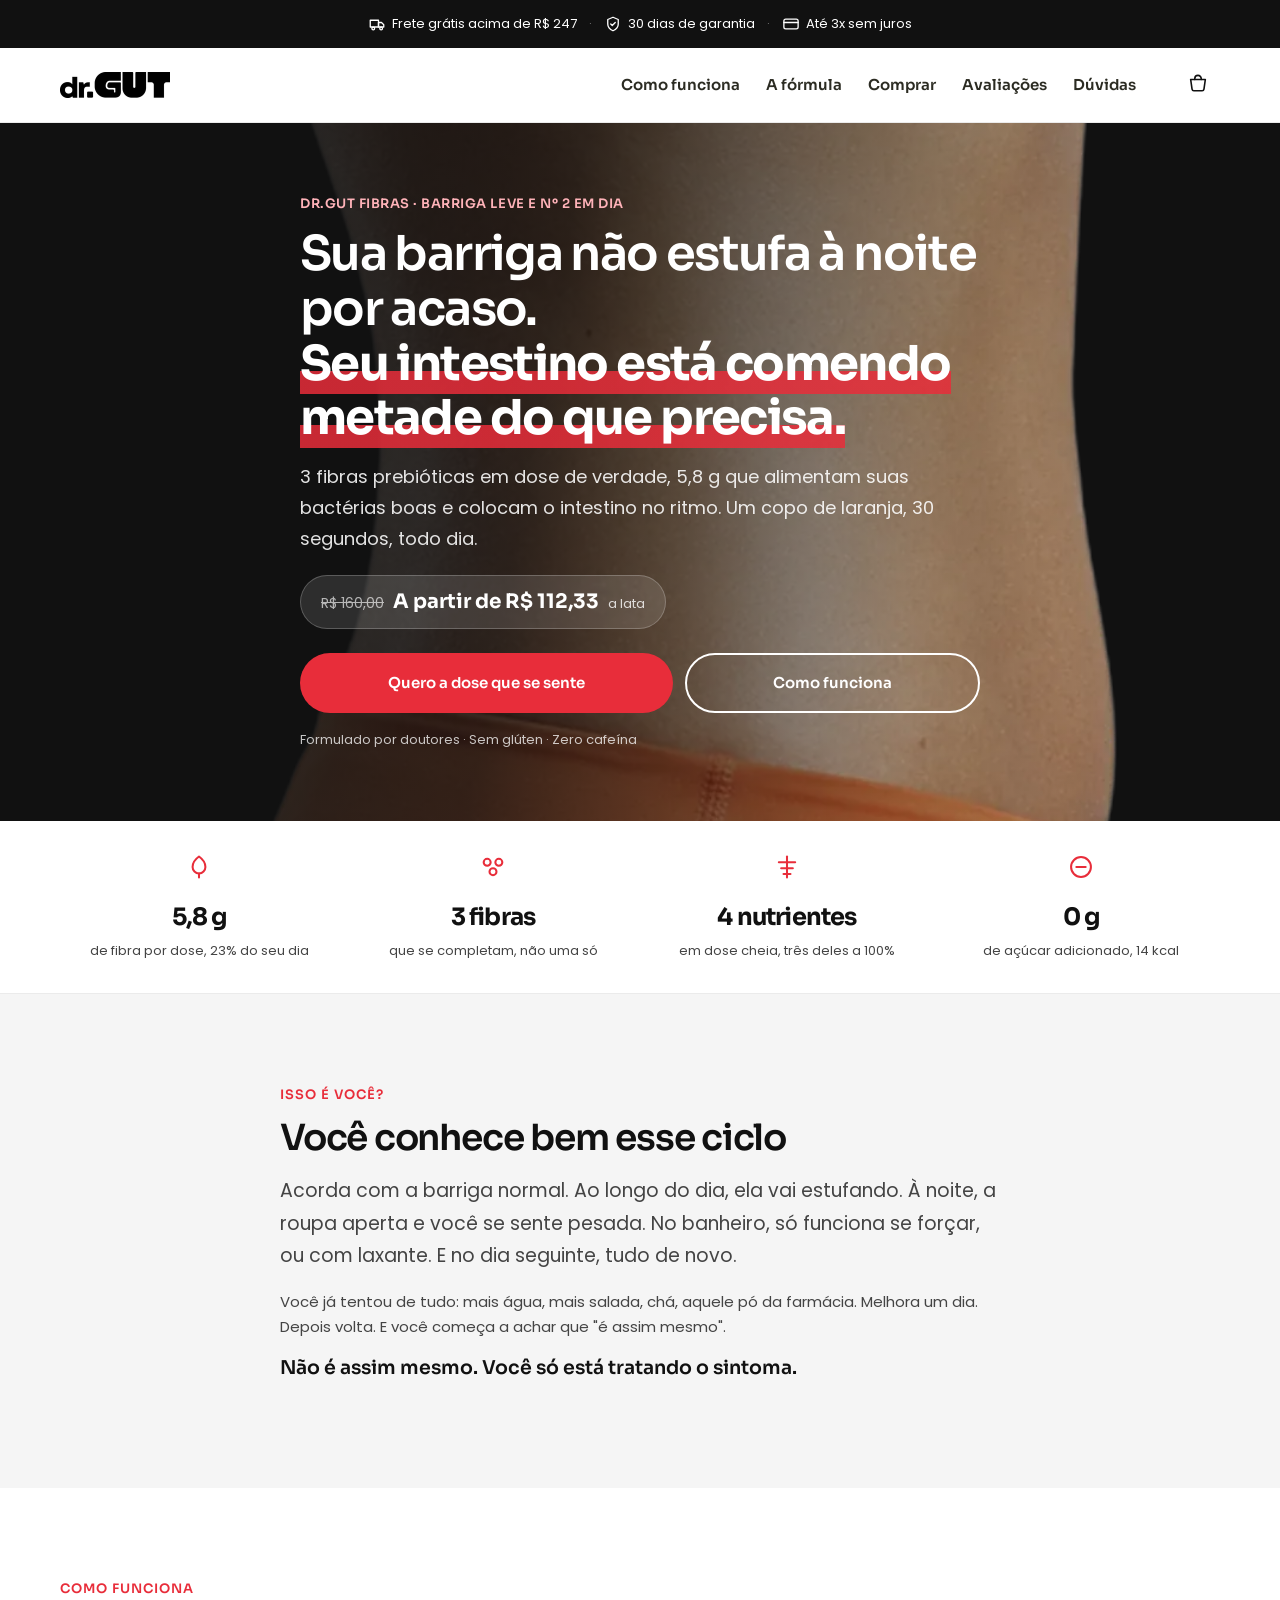
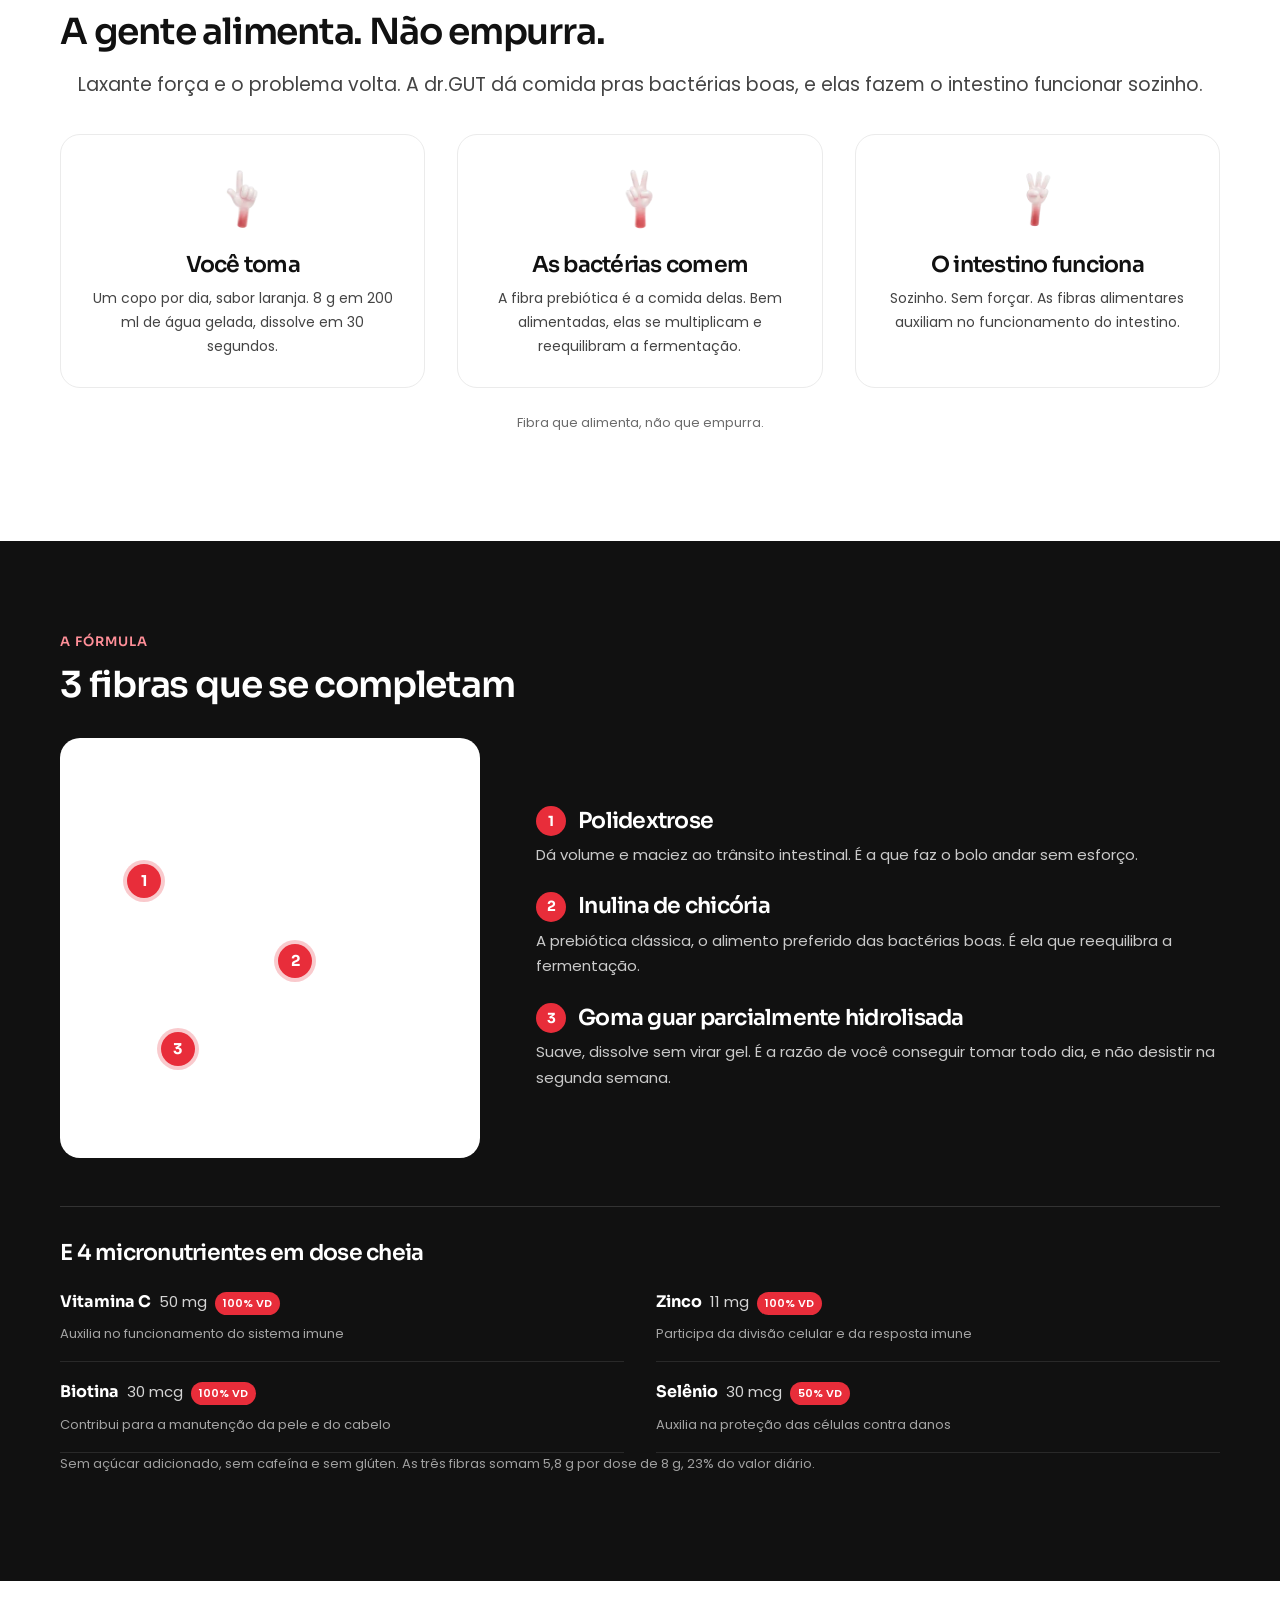
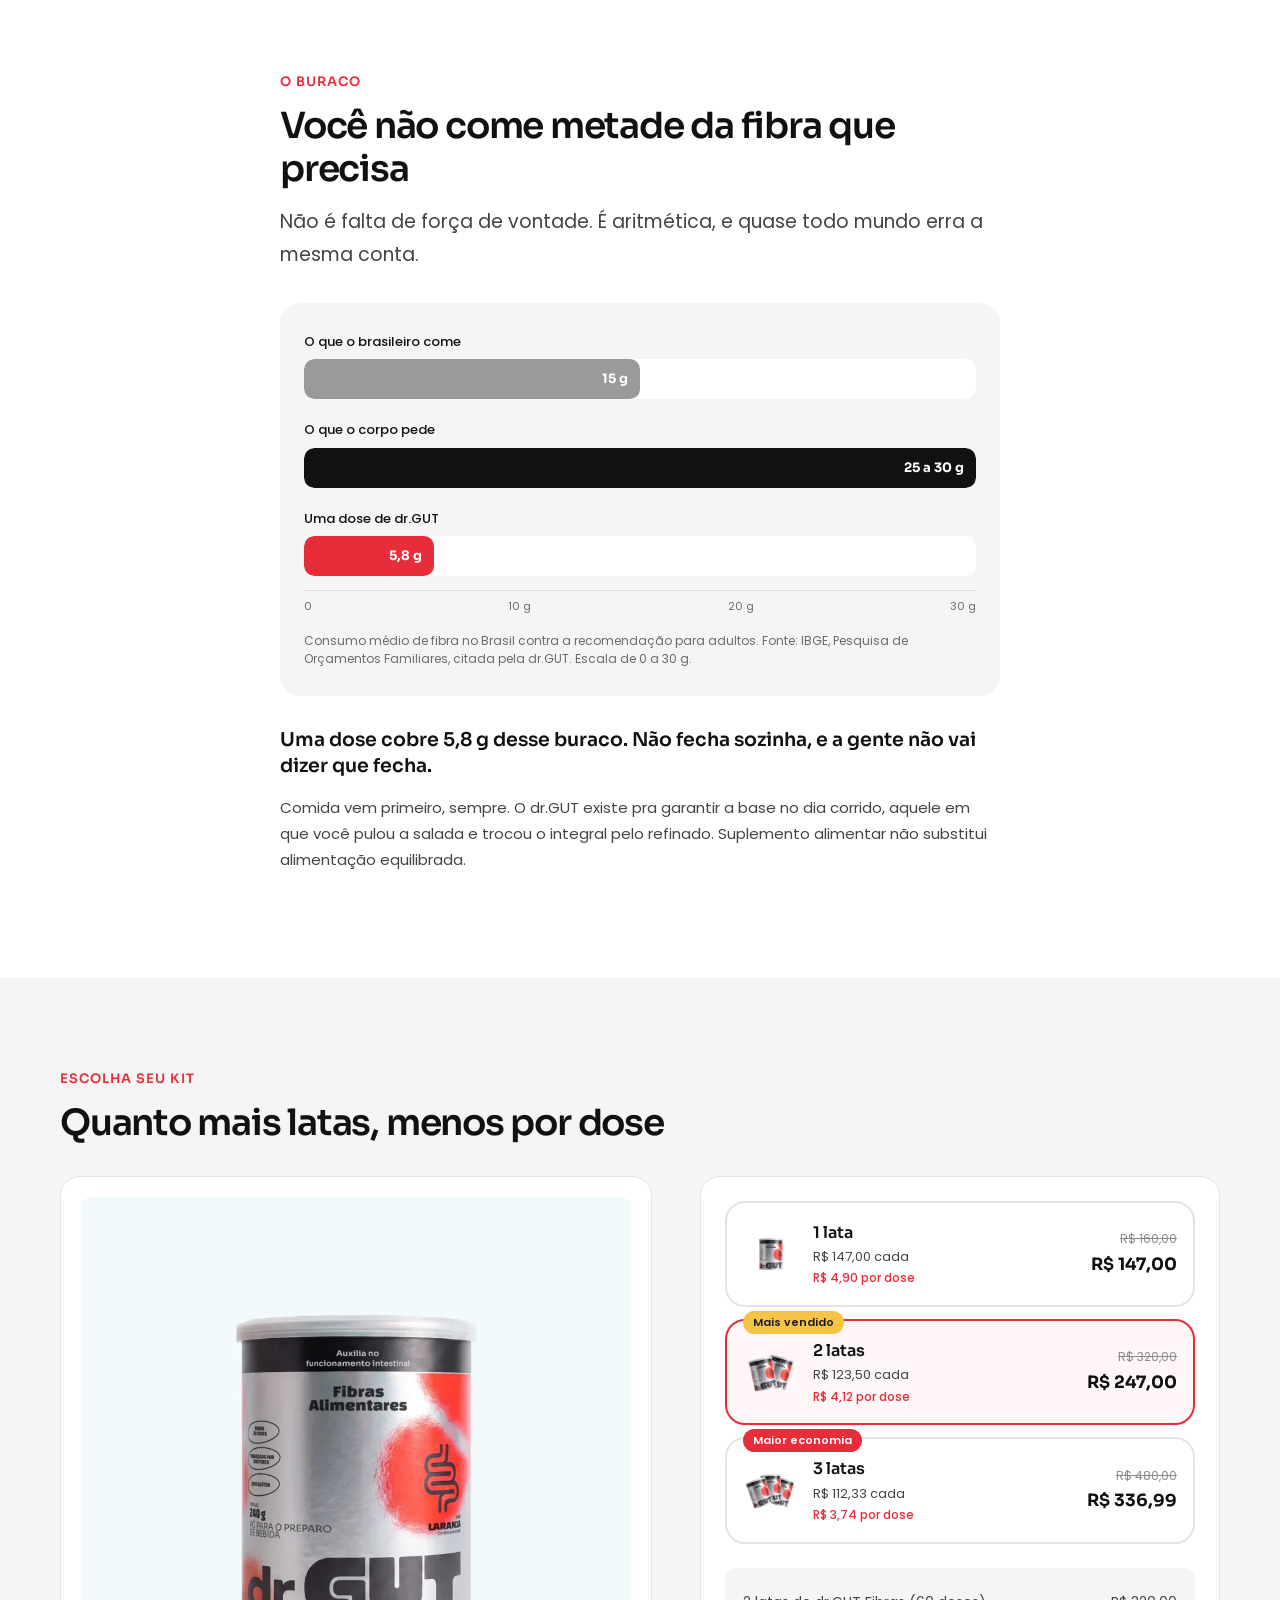
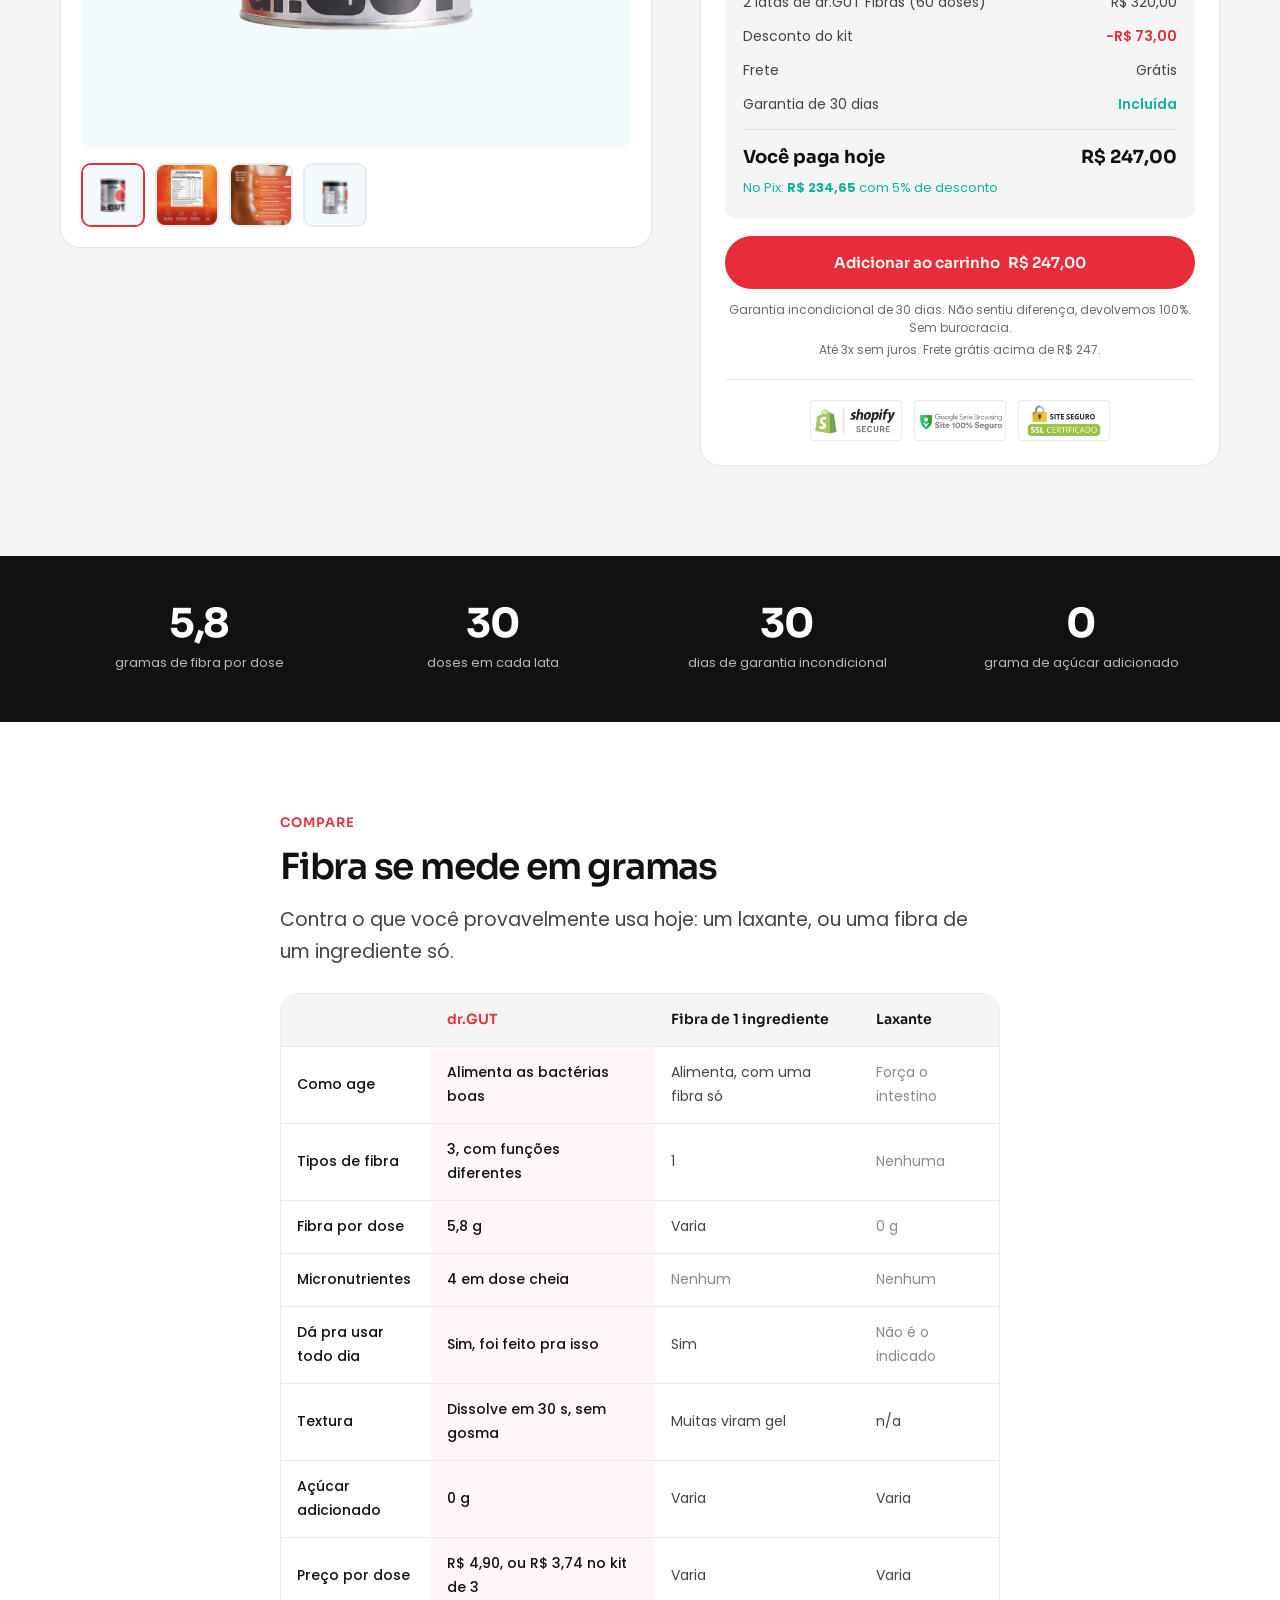
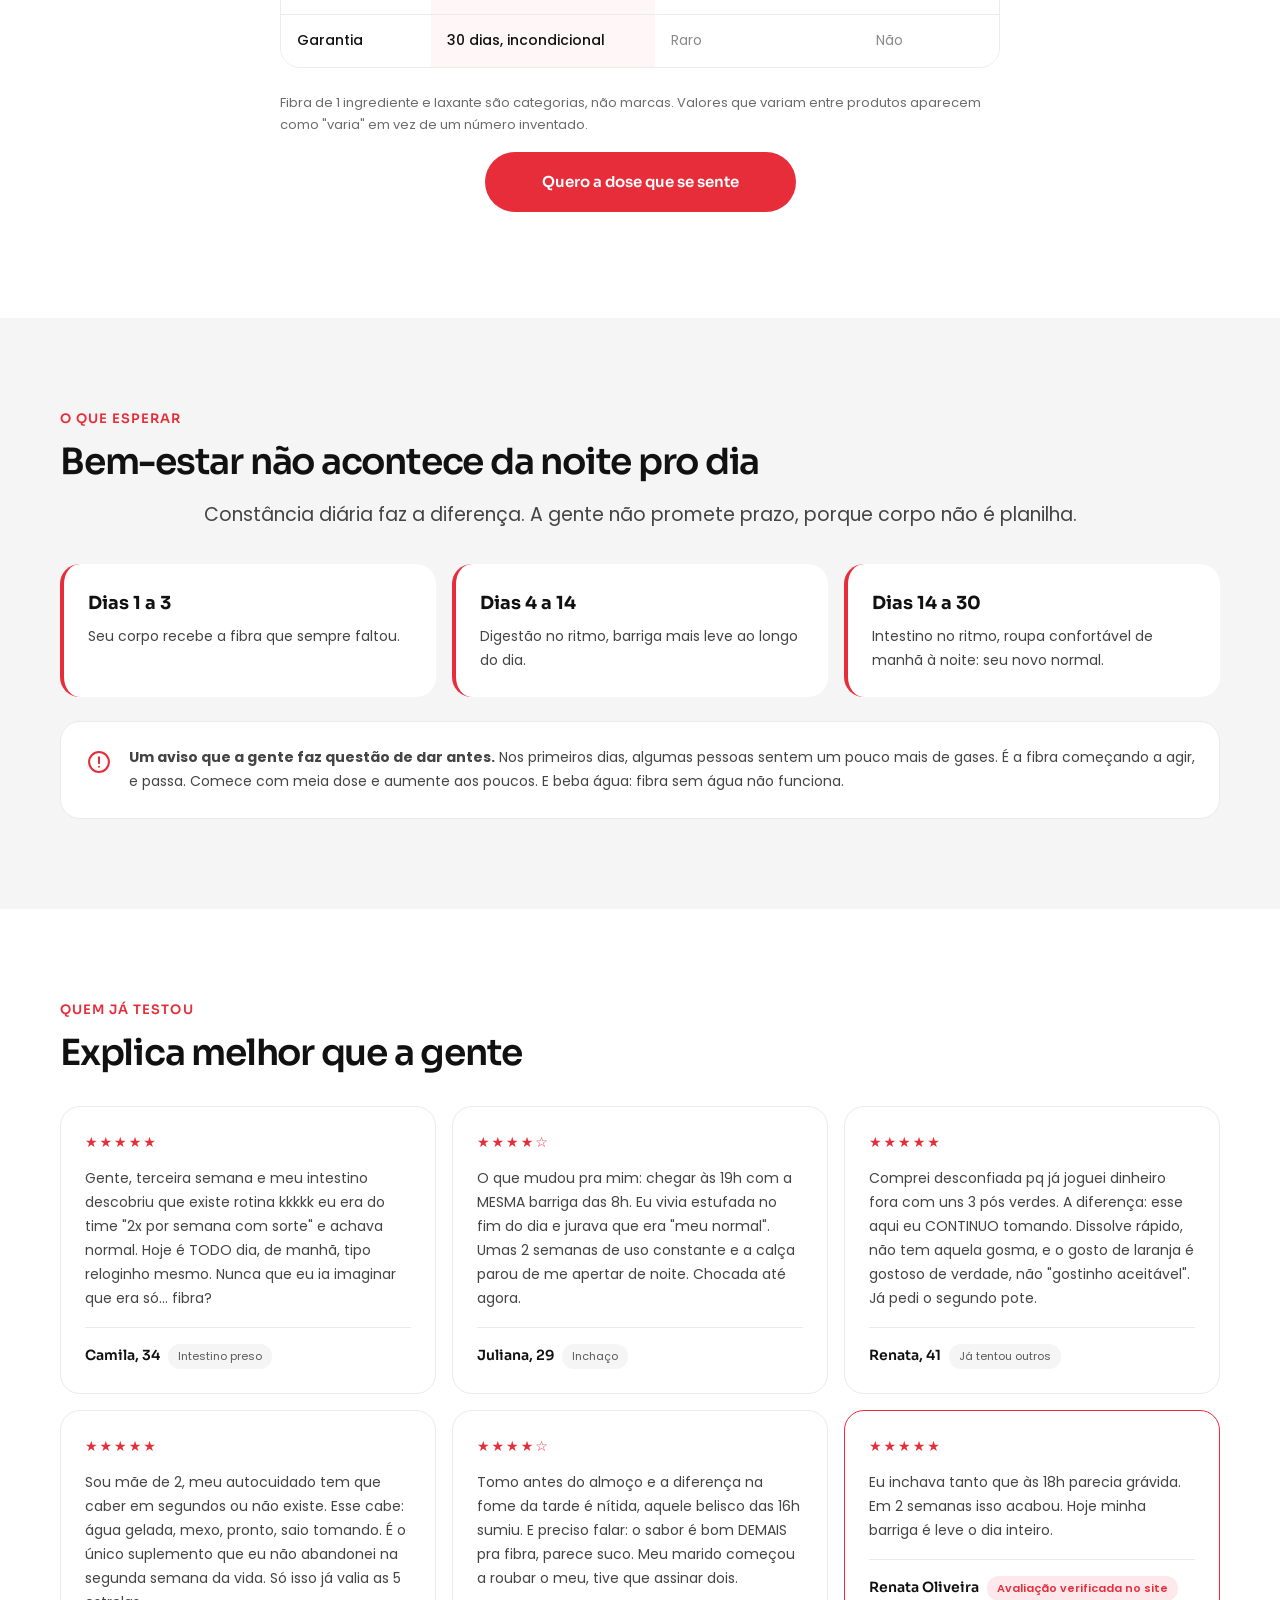
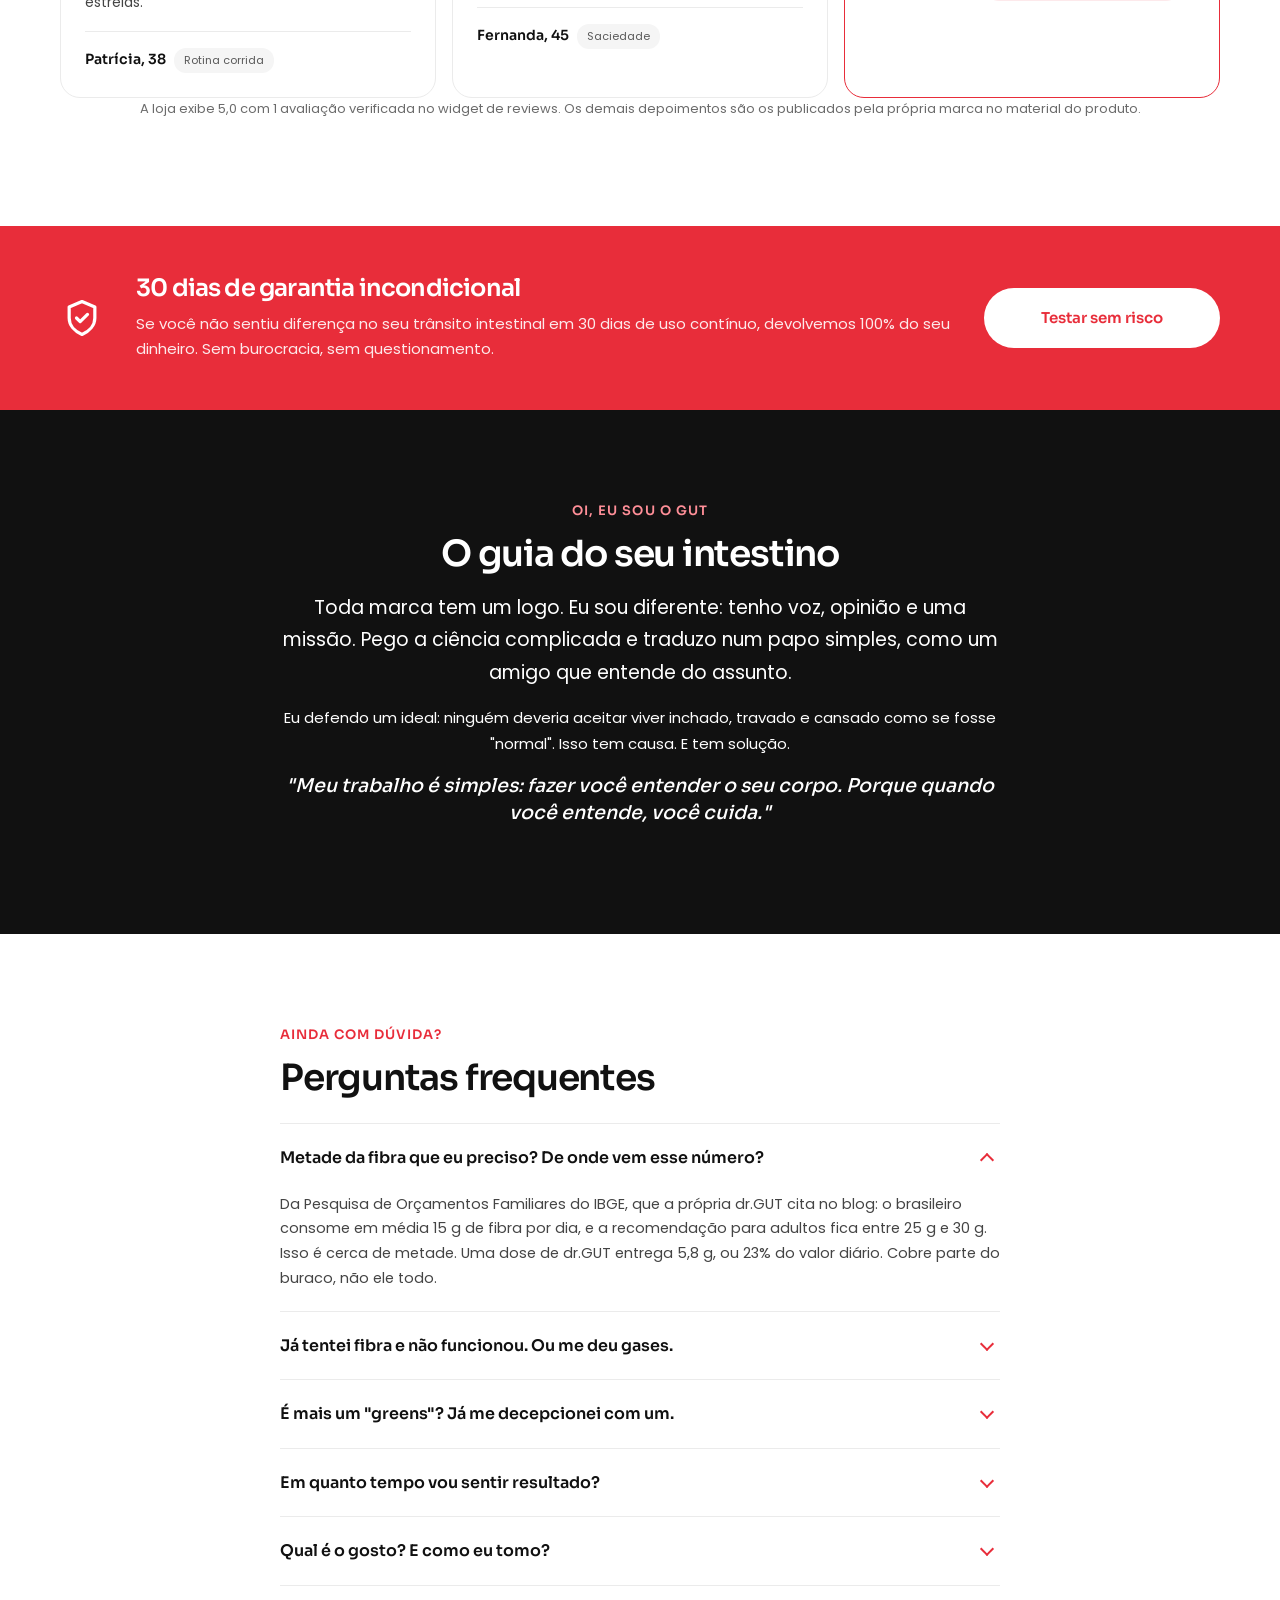
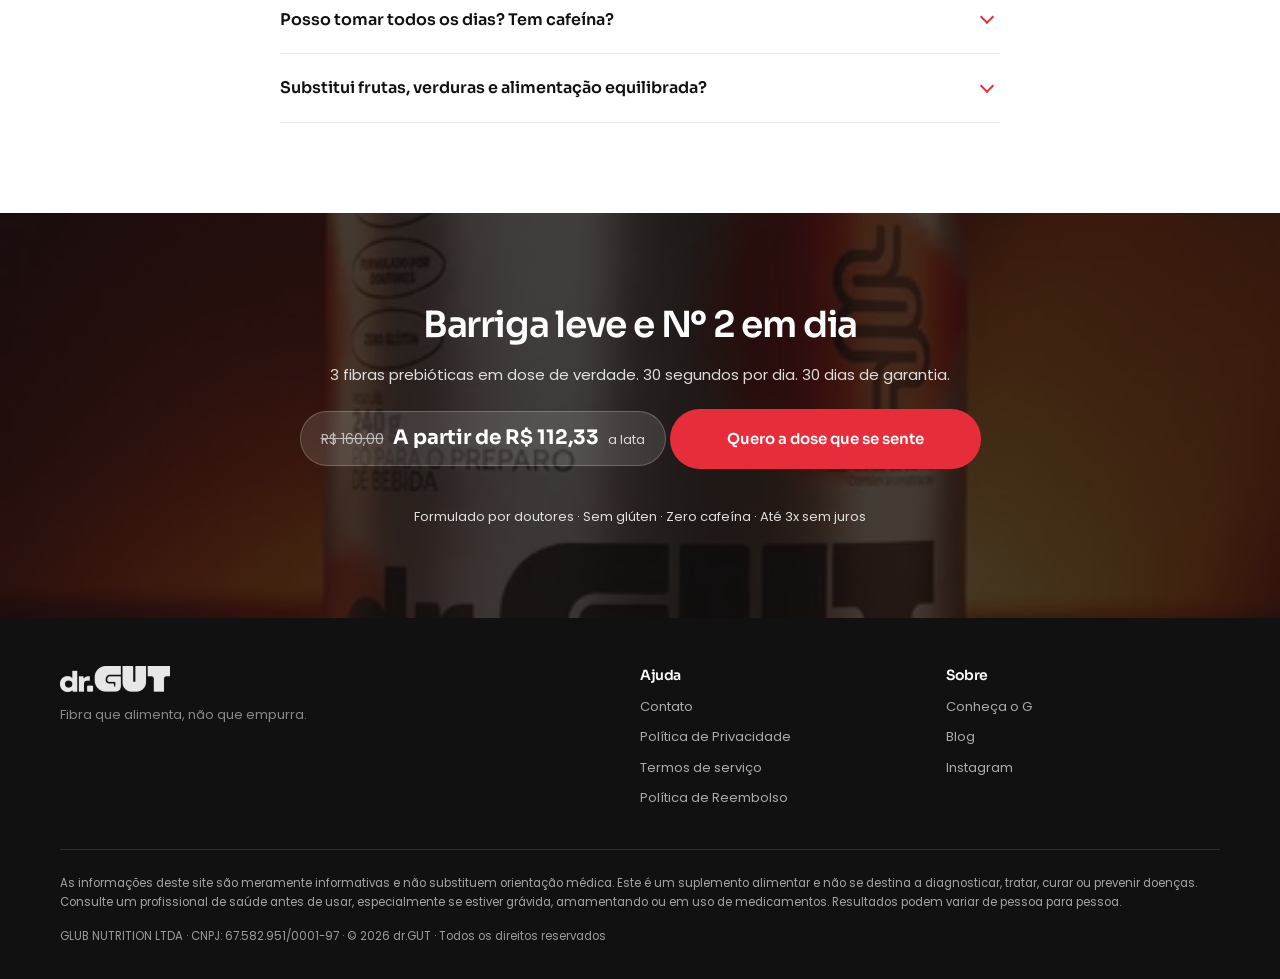
<file: index.html>
<!doctype html>
<html lang="pt-BR">
<head>
<meta charset="utf-8">
<meta name="viewport" content="width=device-width, initial-scale=1">
<!-- noindex fica ligado até o cliente liberar tráfego (Parte C, regra 15) -->
<meta name="robots" content="noindex, nofollow">
<title>dr.GUT Fibras | Barriga leve e Nº 2 em dia</title>
<meta name="description" content="3 fibras prebióticas em dose de verdade, 5,8 g por dose. Alimenta as bactérias boas em vez de forçar o intestino. Garantia de 30 dias.">
<link rel="preconnect" href="https://fonts.googleapis.com">
<link rel="preconnect" href="https://fonts.gstatic.com" crossorigin>
<link rel="preload" as="style" href="https://fonts.googleapis.com/css2?family=Poppins:wght@400;500;600&family=Sora:wght@500;600;700&display=swap" onload="this.onload=null;this.rel='stylesheet'">
<noscript><link rel="stylesheet" href="https://fonts.googleapis.com/css2?family=Poppins:wght@400;500;600&family=Sora:wght@500;600;700&display=swap"></noscript>
<link rel="stylesheet" href="assets/styles.css?v=20261027e">
<script src="assets/tracking.js?v=20261027" async></script>
<link rel="preload" as="image" href="assets/img/torso.webp" imagesrcset="assets/img/torso-540.webp 540w, assets/img/torso.webp 1080w" imagesizes="100vw" fetchpriority="high">
</head>
<body>
<noscript><iframe src="https://www.googletagmanager.com/ns.html?id=GTM-WW7Q4F65" height="0" width="0" style="display:none;visibility:hidden"></iframe></noscript>

<a class="skip" href="#main">Pular para o conteúdo</a>

<!-- ============ BARRA PROMO ============ -->
<div class="promo" role="region" aria-label="Avisos da loja">
  <div class="wrap promo__in">
    <span><svg class="ic" aria-hidden="true" viewBox="0 0 24 24"><path d="M3 7h11v9H3z"/><path d="M14 10h4l3 3v3h-7z"/><circle cx="7" cy="18" r="1.8"/><circle cx="17.5" cy="18" r="1.8"/></svg> Frete grátis acima de R$ 247</span>
    <span class="promo__sep" aria-hidden="true">·</span>
    <span><svg class="ic" aria-hidden="true" viewBox="0 0 24 24"><path d="M12 3l7 3v6c0 4-3 7.3-7 9-4-1.7-7-5-7-9V6z"/><path d="M9 12l2 2 4-4"/></svg> 30 dias de garantia</span>
    <span class="promo__sep" aria-hidden="true">·</span>
    <span><svg class="ic" aria-hidden="true" viewBox="0 0 24 24"><rect x="2.5" y="5.5" width="19" height="13" rx="2.5"/><path d="M2.5 10h19"/></svg> Até 3x sem juros</span>
  </div>
</div>

<!-- ============ HEADER ============ -->
<header class="hdr" id="hdr">
  <div class="wrap hdr__in">
    <a class="hdr__logo" href="#top" aria-label="dr.GUT, início">
      <img src="assets/img/logo-220.png" alt="dr.GUT" width="220" height="52" decoding="async">
    </a>
    <nav class="hdr__nav" aria-label="Seções da página">
      <a href="#como-funciona">Como funciona</a>
      <a href="#formula">A fórmula</a>
      <a href="#comprar">Comprar</a>
      <a href="#avaliacoes">Avaliações</a>
      <a href="#faq">Dúvidas</a>
    </nav>
    <button class="hdr__cart" type="button" data-cart-open aria-label="Abrir carrinho">
      <svg class="ic" aria-hidden="true" viewBox="0 0 24 24"><path d="M4 6h16l-1.5 10.5a2 2 0 0 1-2 1.7H7.5a2 2 0 0 1-2-1.7z"/><path d="M8.5 6V5a3.5 3.5 0 0 1 7 0v1"/></svg>
      <span class="hdr__count" data-cart-count hidden>0</span>
    </button>
  </div>
</header>

<main id="main">
<span id="top"></span>

<!-- ============ HERO ============ -->
<section class="hero">
  <img class="hero__bg" src="assets/img/torso.webp" srcset="assets/img/torso-540.webp 540w, assets/img/torso.webp 1080w" sizes="100vw" alt="" width="1080" height="1350" fetchpriority="high" decoding="async">
  <div class="hero__scrim" aria-hidden="true"></div>
  <div class="wrap hero__in">
    <p class="hero__eyebrow">dr.GUT Fibras · Barriga leve e Nº 2 em dia</p>
    <h1 class="hero__h1">
      Sua barriga não estufa à noite por acaso.
      <br class="brk"><strong>Seu intestino está comendo metade do que precisa.</strong>
    </h1>
    <p class="hero__lede">3 fibras prebióticas em dose de verdade, 5,8 g que alimentam suas bactérias boas e colocam o intestino no ritmo. Um copo de laranja, 30 segundos, todo dia.</p>

    <p class="chip">
      <span class="chip__was"><span class="sr">Preço original:</span> R$ 160,00</span>
      <span class="chip__now">A partir de R$ 112,33</span>
      <span class="chip__frame">a lata</span>
    </p>

    <div class="hero__cta">
      <a class="btn btn--primary" href="#comprar">Quero a dose que se sente</a>
      <a class="btn btn--ghost" href="#como-funciona">Como funciona</a>
    </div>

    <p class="hero__trust">Formulado por doutores · Sem glúten · Zero cafeína</p>
  </div>
</section>

<!-- ============ FAIXA DE 4 FATOS ============ -->
<section class="facts" aria-label="Fatos do produto">
  <div class="wrap facts__grid">
    <div class="fact">
      <svg class="ic ic--lg" aria-hidden="true" viewBox="0 0 24 24"><path d="M12 3c3.5 2.5 5.5 5.5 5.5 9A5.5 5.5 0 0 1 12 17.5 5.5 5.5 0 0 1 6.5 12c0-3.5 2-6.5 5.5-9z"/><path d="M12 21v-3.5"/></svg>
      <p class="fact__n">5,8 g</p>
      <p class="fact__l">de fibra por dose, 23% do seu dia</p>
    </div>
    <div class="fact">
      <svg class="ic ic--lg" aria-hidden="true" viewBox="0 0 24 24"><circle cx="7" cy="8" r="3"/><circle cx="17" cy="8" r="3"/><circle cx="12" cy="16" r="3"/></svg>
      <p class="fact__n">3 fibras</p>
      <p class="fact__l">que se completam, não uma só</p>
    </div>
    <div class="fact">
      <svg class="ic ic--lg" aria-hidden="true" viewBox="0 0 24 24"><path d="M12 3v18"/><path d="M5 8h14"/><path d="M7 13h10"/><path d="M9 18h6"/></svg>
      <p class="fact__n">4 nutrientes</p>
      <p class="fact__l">em dose cheia, três deles a 100%</p>
    </div>
    <div class="fact">
      <svg class="ic ic--lg" aria-hidden="true" viewBox="0 0 24 24"><circle cx="12" cy="12" r="8.5"/><path d="M8 12h8"/></svg>
      <p class="fact__n">0 g</p>
      <p class="fact__l">de açúcar adicionado, 14 kcal</p>
    </div>
  </div>
</section>

<!-- ============ ISSO É VOCÊ ============ -->
<section class="sec sec--tint" id="isso-e-voce">
  <div class="wrap narrow">
    <p class="kicker">Isso é você?</p>
    <h2>Você conhece bem esse ciclo</h2>
    <p class="lead">Acorda com a barriga normal. Ao longo do dia, ela vai estufando. À noite, a roupa aperta e você se sente pesada. No banheiro, só funciona se forçar, ou com laxante. E no dia seguinte, tudo de novo.</p>
    <p>Você já tentou de tudo: mais água, mais salada, chá, aquele pó da farmácia. Melhora um dia. Depois volta. E você começa a achar que "é assim mesmo".</p>
    <p class="punch">Não é assim mesmo. Você só está tratando o sintoma.</p>
  </div>
</section>

<!-- ============ COMO FUNCIONA ============ -->
<section class="sec" id="como-funciona">
  <div class="wrap">
    <p class="kicker">Como funciona</p>
    <h2>A gente alimenta. Não empurra.</h2>
    <p class="lead center">Laxante força e o problema volta. A dr.GUT dá comida pras bactérias boas, e elas fazem o intestino funcionar sozinho.</p>
    <ol class="steps">
      <li class="step">
        <img src="assets/img/step1.webp" alt="" width="160" height="160" loading="lazy" decoding="async">
        <h3>Você toma</h3>
        <p>Um copo por dia, sabor laranja. 8 g em 200 ml de água gelada, dissolve em 30 segundos.</p>
      </li>
      <li class="step">
        <img src="assets/img/step2.webp" alt="" width="160" height="160" loading="lazy" decoding="async">
        <h3>As bactérias comem</h3>
        <p>A fibra prebiótica é a comida delas. Bem alimentadas, elas se multiplicam e reequilibram a fermentação.</p>
      </li>
      <li class="step">
        <img src="assets/img/step3.webp" alt="" width="160" height="160" loading="lazy" decoding="async">
        <h3>O intestino funciona</h3>
        <p>Sozinho. Sem forçar. As fibras alimentares auxiliam no funcionamento do intestino.</p>
      </li>
    </ol>
    <p class="note center">Fibra que alimenta, não que empurra.</p>
  </div>
</section>

<!-- ============ FAIXA ASSINATURA: A FÓRMULA ============ -->
<section class="sec sec--dark" id="formula">
  <div class="wrap">
    <p class="kicker kicker--on-dark">A fórmula</p>
    <h2 class="on-dark">3 fibras que se completam</h2>
    <div class="sig">
      <figure class="sig__fig">
        <img src="assets/img/pack-520.webp" srcset="assets/img/pack-520.webp 520w, assets/img/pack.webp 900w" sizes="(min-width: 900px) 420px, calc(100vw - 32px)" alt="Lata de dr.GUT Fibras Alimentares, 240 g, sabor laranja" width="900" height="900" loading="lazy" decoding="async">
        <span class="hot hot--1" aria-hidden="true">1</span>
        <span class="hot hot--2" aria-hidden="true">2</span>
        <span class="hot hot--3" aria-hidden="true">3</span>
      </figure>
      <ol class="sig__list">
        <li>
          <h3><span class="sig__n">1</span> Polidextrose</h3>
          <p>Dá volume e maciez ao trânsito intestinal. É a que faz o bolo andar sem esforço.</p>
        </li>
        <li>
          <h3><span class="sig__n">2</span> Inulina de chicória</h3>
          <p>A prebiótica clássica, o alimento preferido das bactérias boas. É ela que reequilibra a fermentação.</p>
        </li>
        <li>
          <h3><span class="sig__n">3</span> Goma guar parcialmente hidrolisada</h3>
          <p>Suave, dissolve sem virar gel. É a razão de você conseguir tomar todo dia, e não desistir na segunda semana.</p>
        </li>
      </ol>
    </div>
    <div class="micros">
      <h3 class="micros__h">E 4 micronutrientes em dose cheia</h3>
      <ul class="micros__list">
        <li><strong>Vitamina C</strong> 50 mg <span>100% VD</span><em>Auxilia no funcionamento do sistema imune</em></li>
        <li><strong>Zinco</strong> 11 mg <span>100% VD</span><em>Participa da divisão celular e da resposta imune</em></li>
        <li><strong>Biotina</strong> 30 mcg <span>100% VD</span><em>Contribui para a manutenção da pele e do cabelo</em></li>
        <li><strong>Selênio</strong> 30 mcg <span>50% VD</span><em>Auxilia na proteção das células contra danos</em></li>
      </ul>
      <p class="note note--on-dark">Sem açúcar adicionado, sem cafeína e sem glúten. As três fibras somam 5,8 g por dose de 8 g, 23% do valor diário.</p>
    </div>
  </div>
</section>

<!-- ============ O GRÁFICO ============ -->
<section class="sec" id="grafico">
  <div class="wrap narrow">
    <p class="kicker">O buraco</p>
    <h2>Você não come metade da fibra que precisa</h2>
    <p class="lead">Não é falta de força de vontade. É aritmética, e quase todo mundo erra a mesma conta.</p>

    <figure class="chart">
      <div class="chart__row">
        <p class="chart__lab">O que o brasileiro come</p>
        <div class="chart__track"><div class="chart__bar chart__bar--low" style="width:50%"><span>15 g</span></div></div>
      </div>
      <div class="chart__row">
        <p class="chart__lab">O que o corpo pede</p>
        <div class="chart__track"><div class="chart__bar chart__bar--goal" style="width:100%"><span>25 a 30 g</span></div></div>
      </div>
      <div class="chart__row">
        <p class="chart__lab">Uma dose de dr.GUT</p>
        <div class="chart__track"><div class="chart__bar chart__bar--us" style="width:19.3%"><span>5,8 g</span></div></div>
      </div>
      <div class="chart__axis" aria-hidden="true"><span>0</span><span>10 g</span><span>20 g</span><span>30 g</span></div>
      <figcaption>Consumo médio de fibra no Brasil contra a recomendação para adultos. Fonte: IBGE, Pesquisa de Orçamentos Familiares, citada pela dr.GUT. Escala de 0 a 30 g.</figcaption>
    </figure>

    <p class="punch">Uma dose cobre 5,8 g desse buraco. Não fecha sozinha, e a gente não vai dizer que fecha.</p>
    <p>Comida vem primeiro, sempre. O dr.GUT existe pra garantir a base no dia corrido, aquele em que você pulou a salada e trocou o integral pelo refinado. Suplemento alimentar não substitui alimentação equilibrada.</p>
  </div>
</section>

<!-- ============ BUY BLOCK ============ -->
<section class="sec sec--tint" id="comprar">
  <div class="wrap">
    <p class="kicker">Escolha seu kit</p>
    <h2>Quanto mais latas, menos por dose</h2>

    <div class="buy">
      <div class="buy__gal">
        <img id="galMain" src="assets/img/pack-520.webp" srcset="assets/img/pack-520.webp 520w, assets/img/pack.webp 900w" sizes="(min-width: 960px) 600px, calc(100vw - 32px)" alt="Lata de dr.GUT Fibras Alimentares, 240 g" width="900" height="900" loading="lazy" decoding="async">
        <div class="buy__thumbs" role="group" aria-label="Fotos do produto">
          <button type="button" class="thumb is-on" data-src="assets/img/pack.webp" data-srcset="assets/img/pack-520.webp 520w, assets/img/pack.webp 900w" aria-label="Ver a lata"><img src="assets/img/pack-520.webp" alt="" width="520" height="520" loading="lazy" decoding="async"></button>
          <button type="button" class="thumb" data-src="assets/img/nutrition.webp" data-srcset="assets/img/nutrition-520.webp 520w, assets/img/nutrition.webp 900w" aria-label="Ver a tabela nutricional"><img src="assets/img/nutrition-520.webp" alt="" width="520" height="520" loading="lazy" decoding="async"></button>
          <button type="button" class="thumb" data-src="assets/img/benefits.webp" data-srcset="assets/img/benefits-520.webp 520w, assets/img/benefits.webp 900w" aria-label="Ver os benefícios"><img src="assets/img/benefits-520.webp" alt="" width="520" height="520" loading="lazy" decoding="async"></button>
          <button type="button" class="thumb" data-src="assets/img/pack-label.webp" data-srcset="assets/img/pack-label-520.webp 520w, assets/img/pack-label.webp 900w" aria-label="Ver o rótulo"><img src="assets/img/pack-label-520.webp" alt="" width="520" height="520" loading="lazy" decoding="async"></button>
        </div>
      </div>

      <div class="buy__panel">
        <!-- Um produto, uma variante: os kits são a mesma lata em quantidade 1, 2 ou 3.
             Preços e descontos por quantidade conferidos no checkout Yampi (ver assets/app.js). -->
        <div class="plans" role="radiogroup" aria-label="Escolha a quantidade" id="plans">
          <div class="plan" role="radio" aria-checked="false" tabindex="-1"
               data-qty="1"                data-total="147.00" data-compare="160.00" data-save="13.00" data-perdose="4.90" data-ship="0">
            <img src="assets/img/kit1-160.webp" alt="" width="160" height="160" loading="lazy" decoding="async">
            <div class="plan__txt">
              <p class="plan__name">1 lata</p>
              <p class="plan__unit">R$ 147,00 cada</p>
              <p class="plan__dose">R$ 4,90 por dose</p>
            </div>
            <div class="plan__price"><span class="plan__was"><span class="sr">Preço original:</span> R$ 160,00</span><span class="plan__now">R$ 147,00</span></div>
          </div>

          <div class="plan" role="radio" aria-checked="true" tabindex="0"
               data-qty="2"                data-total="247.00" data-compare="320.00" data-save="73.00" data-perdose="4.12" data-ship="0">
            <span class="plan__tag">Mais vendido</span>
            <img src="assets/img/kit2-160.webp" alt="" width="160" height="160" loading="lazy" decoding="async">
            <div class="plan__txt">
              <p class="plan__name">2 latas</p>
              <p class="plan__unit">R$ 123,50 cada</p>
              <p class="plan__dose">R$ 4,12 por dose</p>
            </div>
            <div class="plan__price"><span class="plan__was"><span class="sr">Preço original:</span> R$ 320,00</span><span class="plan__now">R$ 247,00</span></div>
          </div>

          <div class="plan" role="radio" aria-checked="false" tabindex="-1"
               data-qty="3"                data-total="336.99" data-compare="480.00" data-save="143.01" data-perdose="3.74" data-ship="1">
            <span class="plan__tag plan__tag--alt">Maior economia</span>
            <img src="assets/img/kit3-160.webp" alt="" width="160" height="160" loading="lazy" decoding="async">
            <div class="plan__txt">
              <p class="plan__name">3 latas</p>
              <p class="plan__unit">R$ 112,33 cada</p>
              <p class="plan__dose">R$ 3,74 por dose</p>
            </div>
            <div class="plan__price"><span class="plan__was"><span class="sr">Preço original:</span> R$ 480,00</span><span class="plan__now">R$ 336,99</span></div>
          </div>
        </div>

        <div class="receipt" aria-live="polite">
          <div class="receipt__line"><span data-r-label>2 latas de dr.GUT Fibras (60 doses)</span><span data-r-compare>R$ 320,00</span></div>
          <div class="receipt__line"><span>Desconto do kit</span><span class="neg" data-r-save>-R$ 73,00</span></div>
          <div class="receipt__line"><span>Frete</span><span data-r-ship>Calculado no checkout</span></div>
          <div class="receipt__line"><span>Garantia de 30 dias</span><span class="inc">Incluída</span></div>
          <div class="receipt__total"><span>Você paga hoje</span><span data-r-total>R$ 247,00</span></div>
          <p class="receipt__pix">No Pix: <strong data-r-pix>R$ 234,65</strong> com 5% de desconto</p>
        </div>

        <button class="btn btn--primary btn--full" type="button" data-add>
          Adicionar ao carrinho <span data-add-price>R$ 247,00</span>
        </button>
        <p class="micro">Garantia incondicional de 30 dias. Não sentiu diferença, devolvemos 100%. Sem burocracia.</p>
        <p class="micro micro--alt">Até 3x sem juros. Frete grátis acima de R$ 247.</p>

        <div class="selos">
          <img src="assets/img/selo-shopify.webp" alt="Shopify Secure" width="345" height="155" loading="lazy" decoding="async">
          <img src="assets/img/selo2.webp" alt="" width="345" height="155" loading="lazy" decoding="async">
          <img src="assets/img/selo3.webp" alt="" width="345" height="155" loading="lazy" decoding="async">
        </div>
      </div>
    </div>
  </div>
</section>

<!-- ============ CONSTANTES ============ -->
<section class="stats" aria-label="Números do produto">
  <div class="wrap stats__grid">
    <div class="stat"><p class="stat__n" data-count="5.8" data-dec="1">5,8</p><p class="stat__l">gramas de fibra por dose</p></div>
    <div class="stat"><p class="stat__n" data-count="30">30</p><p class="stat__l">doses em cada lata</p></div>
    <div class="stat"><p class="stat__n" data-count="30">30</p><p class="stat__l">dias de garantia incondicional</p></div>
    <div class="stat"><p class="stat__n">0</p><p class="stat__l">grama de açúcar adicionado</p></div>
  </div>
</section>

<!-- ============ COMPARATIVO ============ -->
<section class="sec" id="compare">
  <div class="wrap narrow">
    <p class="kicker">Compare</p>
    <h2>Fibra se mede em gramas</h2>
    <p class="lead">Contra o que você provavelmente usa hoje: um laxante, ou uma fibra de um ingrediente só.</p>
    <div class="tbl-scroll">
      <table class="tbl">
        <caption class="sr">Comparativo entre dr.GUT, fibra de ingrediente único e laxante</caption>
        <thead>
          <tr><th scope="col">&nbsp;</th><th scope="col">dr.GUT</th><th scope="col">Fibra de 1 ingrediente</th><th scope="col">Laxante</th></tr>
        </thead>
        <tbody>
          <tr><th scope="row">Como age</th><td class="yes">Alimenta as bactérias boas</td><td>Alimenta, com uma fibra só</td><td class="no">Força o intestino</td></tr>
          <tr><th scope="row">Tipos de fibra</th><td class="yes">3, com funções diferentes</td><td>1</td><td class="no">Nenhuma</td></tr>
          <tr><th scope="row">Fibra por dose</th><td class="yes">5,8 g</td><td>Varia</td><td class="no">0 g</td></tr>
          <tr><th scope="row">Micronutrientes</th><td class="yes">4 em dose cheia</td><td class="no">Nenhum</td><td class="no">Nenhum</td></tr>
          <tr><th scope="row">Dá pra usar todo dia</th><td class="yes">Sim, foi feito pra isso</td><td>Sim</td><td class="no">Não é o indicado</td></tr>
          <tr><th scope="row">Textura</th><td class="yes">Dissolve em 30 s, sem gosma</td><td>Muitas viram gel</td><td>n/a</td></tr>
          <tr><th scope="row">Açúcar adicionado</th><td class="yes">0 g</td><td>Varia</td><td>Varia</td></tr>
          <tr><th scope="row">Preço por dose</th><td class="yes">R$ 4,90, ou R$ 3,74 no kit de 3</td><td>Varia</td><td>Varia</td></tr>
          <tr><th scope="row">Garantia</th><td class="yes">30 dias, incondicional</td><td class="no">Raro</td><td class="no">Não</td></tr>
        </tbody>
      </table>
    </div>
    <p class="note">Fibra de 1 ingrediente e laxante são categorias, não marcas. Valores que variam entre produtos aparecem como "varia" em vez de um número inventado.</p>
    <p class="center"><a class="btn btn--primary" href="#comprar">Quero a dose que se sente</a></p>
  </div>
</section>

<!-- ============ SEMANA A SEMANA ============ -->
<section class="sec sec--tint" id="esperar">
  <div class="wrap">
    <p class="kicker">O que esperar</p>
    <h2>Bem-estar não acontece da noite pro dia</h2>
    <p class="lead center">Constância diária faz a diferença. A gente não promete prazo, porque corpo não é planilha.</p>
    <ol class="tl">
      <li><p class="tl__k">Dias 1 a 3</p><p>Seu corpo recebe a fibra que sempre faltou.</p></li>
      <li><p class="tl__k">Dias 4 a 14</p><p>Digestão no ritmo, barriga mais leve ao longo do dia.</p></li>
      <li><p class="tl__k">Dias 14 a 30</p><p>Intestino no ritmo, roupa confortável de manhã à noite: seu novo normal.</p></li>
    </ol>
    <div class="warn">
      <svg class="ic ic--lg" aria-hidden="true" viewBox="0 0 24 24"><circle cx="12" cy="12" r="8.5"/><path d="M12 8v5"/><path d="M12 16h.01"/></svg>
      <p><strong>Um aviso que a gente faz questão de dar antes.</strong> Nos primeiros dias, algumas pessoas sentem um pouco mais de gases. É a fibra começando a agir, e passa. Comece com meia dose e aumente aos poucos. E beba água: fibra sem água não funciona.</p>
    </div>
  </div>
</section>

<!-- ============ AVALIAÇÕES ============ -->
<section class="sec" id="avaliacoes">
  <div class="wrap">
    <p class="kicker">Quem já testou</p>
    <h2>Explica melhor que a gente</h2>
    <div class="revs">
      <blockquote class="rev">
        <p class="rev__stars"><span role="img" aria-label="5 de 5 estrelas">★★★★★</span></p>
        <p>Gente, terceira semana e meu intestino descobriu que existe rotina kkkkk eu era do time "2x por semana com sorte" e achava normal. Hoje é TODO dia, de manhã, tipo reloginho mesmo. Nunca que eu ia imaginar que era só... fibra?</p>
        <footer><cite>Camila, 34</cite> <span class="rev__tag">Intestino preso</span></footer>
      </blockquote>
      <blockquote class="rev">
        <p class="rev__stars"><span role="img" aria-label="4 de 5 estrelas">★★★★☆</span></p>
        <p>O que mudou pra mim: chegar às 19h com a MESMA barriga das 8h. Eu vivia estufada no fim do dia e jurava que era "meu normal". Umas 2 semanas de uso constante e a calça parou de me apertar de noite. Chocada até agora.</p>
        <footer><cite>Juliana, 29</cite> <span class="rev__tag">Inchaço</span></footer>
      </blockquote>
      <blockquote class="rev">
        <p class="rev__stars"><span role="img" aria-label="5 de 5 estrelas">★★★★★</span></p>
        <p>Comprei desconfiada pq já joguei dinheiro fora com uns 3 pós verdes. A diferença: esse aqui eu CONTINUO tomando. Dissolve rápido, não tem aquela gosma, e o gosto de laranja é gostoso de verdade, não "gostinho aceitável". Já pedi o segundo pote.</p>
        <footer><cite>Renata, 41</cite> <span class="rev__tag">Já tentou outros</span></footer>
      </blockquote>
      <blockquote class="rev">
        <p class="rev__stars"><span role="img" aria-label="5 de 5 estrelas">★★★★★</span></p>
        <p>Sou mãe de 2, meu autocuidado tem que caber em segundos ou não existe. Esse cabe: água gelada, mexo, pronto, saio tomando. É o único suplemento que eu não abandonei na segunda semana da vida. Só isso já valia as 5 estrelas.</p>
        <footer><cite>Patrícia, 38</cite> <span class="rev__tag">Rotina corrida</span></footer>
      </blockquote>
      <blockquote class="rev">
        <p class="rev__stars"><span role="img" aria-label="4 de 5 estrelas">★★★★☆</span></p>
        <p>Tomo antes do almoço e a diferença na fome da tarde é nítida, aquele belisco das 16h sumiu. E preciso falar: o sabor é bom DEMAIS pra fibra, parece suco. Meu marido começou a roubar o meu, tive que assinar dois.</p>
        <footer><cite>Fernanda, 45</cite> <span class="rev__tag">Saciedade</span></footer>
      </blockquote>
      <blockquote class="rev rev--verified">
        <p class="rev__stars"><span role="img" aria-label="5 de 5 estrelas">★★★★★</span></p>
        <p>Eu inchava tanto que às 18h parecia grávida. Em 2 semanas isso acabou. Hoje minha barriga é leve o dia inteiro.</p>
        <footer><cite>Renata Oliveira</cite> <span class="rev__tag rev__tag--v">Avaliação verificada no site</span></footer>
      </blockquote>
    </div>
    <p class="note center">A loja exibe 5,0 com 1 avaliação verificada no widget de reviews. Os demais depoimentos são os publicados pela própria marca no material do produto.</p>
  </div>
</section>

<!-- ============ GARANTIA ============ -->
<section class="guar">
  <div class="wrap guar__in">
    <svg class="ic ic--xl" aria-hidden="true" viewBox="0 0 24 24"><path d="M12 3l7 3v6c0 4-3 7.3-7 9-4-1.7-7-5-7-9V6z"/><path d="M9 12l2 2 4-4"/></svg>
    <div>
      <h2>30 dias de garantia incondicional</h2>
      <p>Se você não sentiu diferença no seu trânsito intestinal em 30 dias de uso contínuo, devolvemos 100% do seu dinheiro. Sem burocracia, sem questionamento.</p>
    </div>
    <a class="btn btn--primary" href="#comprar">Testar sem risco</a>
  </div>
</section>

<!-- ============ O GUT ============ -->
<section class="sec sec--dark" id="gut">
  <div class="wrap narrow center">
    <p class="kicker kicker--on-dark">Oi, eu sou o GUT</p>
    <h2 class="on-dark">O guia do seu intestino</h2>
    <p class="lead on-dark">Toda marca tem um logo. Eu sou diferente: tenho voz, opinião e uma missão. Pego a ciência complicada e traduzo num papo simples, como um amigo que entende do assunto.</p>
    <p class="on-dark">Eu defendo um ideal: ninguém deveria aceitar viver inchado, travado e cansado como se fosse "normal". Isso tem causa. E tem solução.</p>
    <p class="quote on-dark">"Meu trabalho é simples: fazer você entender o seu corpo. Porque quando você entende, você cuida."</p>
  </div>
</section>

<!-- ============ FAQ ============ -->
<section class="sec" id="faq">
  <div class="wrap narrow">
    <p class="kicker">Ainda com dúvida?</p>
    <h2>Perguntas frequentes</h2>
    <div class="faq">
      <details open>
        <summary>Metade da fibra que eu preciso? De onde vem esse número?</summary>
        <div class="faq__a"><p>Da Pesquisa de Orçamentos Familiares do IBGE, que a própria dr.GUT cita no blog: o brasileiro consome em média 15 g de fibra por dia, e a recomendação para adultos fica entre 25 g e 30 g. Isso é cerca de metade. Uma dose de dr.GUT entrega 5,8 g, ou 23% do valor diário. Cobre parte do buraco, não ele todo.</p></div>
      </details>
      <details>
        <summary>Já tentei fibra e não funcionou. Ou me deu gases.</summary>
        <div class="faq__a"><p>As duas coisas acontecem, e a gente prefere avisar antes. Nos primeiros dias a fibra pode dar um pouco mais de gases: é sinal de que as bactérias boas voltaram a comer. Comece com meia dose, aumente aos poucos e beba água ao longo do dia. Sobre não funcionar: muita fibra do mercado vira gel e a pessoa desiste na segunda semana. A goma guar parcialmente hidrolisada foi escolhida justamente por dissolver sem engrossar.</p></div>
      </details>
      <details>
        <summary>É mais um "greens"? Já me decepcionei com um.</summary>
        <div class="faq__a"><p>Não, e a diferença é número, não discurso: em vez de dezenas de ingredientes em pitadas, concentramos 3 fibras em 5,8 g reais e 4 nutrientes em dose cheia. Menos nomes no rótulo, mais gramas no que você sente.</p></div>
      </details>
      <details>
        <summary>Em quanto tempo vou sentir resultado?</summary>
        <div class="faq__a"><p>A resposta que ninguém do mercado te dá: não prometemos prazo, porque corpo não é planilha. O que sabemos é que intestino responde a constância. Por isso o pote tem 30 doses e a garantia tem 30 dias. Teste um mês inteiro no seu corpo; não sentiu o intestino no ritmo, devolvemos tudo.</p></div>
      </details>
      <details>
        <summary>Qual é o gosto? E como eu tomo?</summary>
        <div class="faq__a"><p>Sabor laranja de verdade, sem gosto de remédio. 1 scoop e meio (8 g) em 200 ml de água bem gelada, mexeu, pronto, dissolve em 30 segundos sem engrossar. Pode ser a qualquer hora. A maioria prefere de manhã; se o foco é saciedade, 20 a 30 minutos antes do almoço ou jantar.</p></div>
      </details>
      <details>
        <summary>Posso tomar todos os dias? Tem cafeína?</summary>
        <div class="faq__a"><p>Todos os dias. O produto foi desenhado pra uso diário, e cada pote rende exatamente 30 doses. Zero cafeína: pode tomar inclusive à noite.</p></div>
      </details>
      <details>
        <summary>Substitui frutas, verduras e alimentação equilibrada?</summary>
        <div class="faq__a"><p>Não. E desconfie de quem disser que sim. Comida vem primeiro, sempre. O dr.GUT cobre o buraco de quem faz a conta e não fecha no prato. Suplemento alimentar não substitui alimentação equilibrada.</p></div>
      </details>
    </div>
  </div>
</section>

<!-- ============ CTA FINAL ============ -->
<section class="final">
  <img class="final__bg" src="assets/img/product-card-520.webp" alt="" width="520" height="520" loading="lazy" decoding="async">
  <div class="final__scrim" aria-hidden="true"></div>
  <div class="wrap final__in">
    <h2>Barriga leve e Nº 2 em dia</h2>
    <p>3 fibras prebióticas em dose de verdade. 30 segundos por dia. 30 dias de garantia.</p>
    <p class="chip">
      <span class="chip__was"><span class="sr">Preço original:</span> R$ 160,00</span>
      <span class="chip__now">A partir de R$ 112,33</span>
      <span class="chip__frame">a lata</span>
    </p>
    <a class="btn btn--primary" href="#comprar">Quero a dose que se sente</a>
    <p class="final__trust">Formulado por doutores · Sem glúten · Zero cafeína · Até 3x sem juros</p>
  </div>
</section>

</main>

<!-- ============ RODAPÉ ============ -->
<footer class="ft">
  <div class="wrap">
    <div class="ft__grid">
      <div>
        <img src="assets/img/logo-220.png" alt="dr.GUT" width="220" height="52" loading="lazy" decoding="async" class="ft__logo">
        <p class="ft__note">Fibra que alimenta, não que empurra.</p>
      </div>
      <div>
        <h3>Ajuda</h3>
        <ul>
          <li><a href="https://www.drgut.com.br/pages/contact">Contato</a></li>
          <li><a href="https://www.drgut.com.br/pages/politica-de-privacidade">Política de Privacidade</a></li>
          <li><a href="https://www.drgut.com.br/pages/termos-de-servico">Termos de serviço</a></li>
          <li><a href="https://www.drgut.com.br/pages/politica-de-reembolso">Política de Reembolso</a></li>
        </ul>
      </div>
      <div>
        <h3>Sobre</h3>
        <ul>
          <li><a href="https://www.drgut.com.br/pages/conheca-o-g">Conheça o G</a></li>
          <li><a href="https://www.drgut.com.br/blogs/news">Blog</a></li>
          <li><a href="https://www.instagram.com/drgut.com.br/">Instagram</a></li>
        </ul>
      </div>
    </div>
    <p class="ft__disc">As informações deste site são meramente informativas e não substituem orientação médica. Este é um suplemento alimentar e não se destina a diagnosticar, tratar, curar ou prevenir doenças. Consulte um profissional de saúde antes de usar, especialmente se estiver grávida, amamentando ou em uso de medicamentos. Resultados podem variar de pessoa para pessoa.</p>
    <p class="ft__cnpj">GLUB NUTRITION LTDA · CNPJ: 67.582.951/0001-97 · © 2026 dr.GUT · Todos os direitos reservados</p>
  </div>
</footer>

<!-- ============ CTA FIXO MOBILE ============ -->
<div class="sticky" id="sticky" hidden>
  <div class="sticky__txt">
    <p class="sticky__name">dr.GUT Fibras</p>
    <p class="sticky__price" data-sticky-price>R$ 247,00</p>
  </div>
  <button class="btn btn--primary" type="button" data-add>Adicionar</button>
</div>

<!-- ============ CART DRAWER ============ -->
<div class="ovl" data-cart-ovl hidden></div>
<aside class="cart" id="cart" role="dialog" aria-modal="true" aria-labelledby="cartTitle" hidden>
  <div class="cart__hd">
    <h2 id="cartTitle">Seu carrinho</h2>
    <button class="cart__x" type="button" data-cart-close aria-label="Fechar carrinho">
      <svg class="ic" aria-hidden="true" viewBox="0 0 24 24"><path d="M6 6l12 12"/><path d="M18 6L6 18"/></svg>
    </button>
  </div>
  <p class="cart__ship" data-cart-ship hidden>Você ganhou frete grátis</p>
  <div class="cart__body" data-cart-lines></div>
  <p class="cart__empty" data-cart-empty>Seu carrinho está vazio.</p>
  <div class="cart__ft">
    <div class="cart__row"><span>Subtotal</span><strong data-cart-total>R$ 0,00</strong></div>
    <p class="cart__pix">No Pix: <strong data-cart-pix>R$ 0,00</strong> com 5% de desconto</p>
    <a class="btn btn--primary btn--full" href="#" data-checkout>Finalizar a compra</a>
    <p class="micro center">Compra segura · Garantia 30 dias · 3x sem juros</p>
  </div>
</aside>

<script src="assets/app.js?v=20261027g" defer></script>
</body>
</html>
</file>
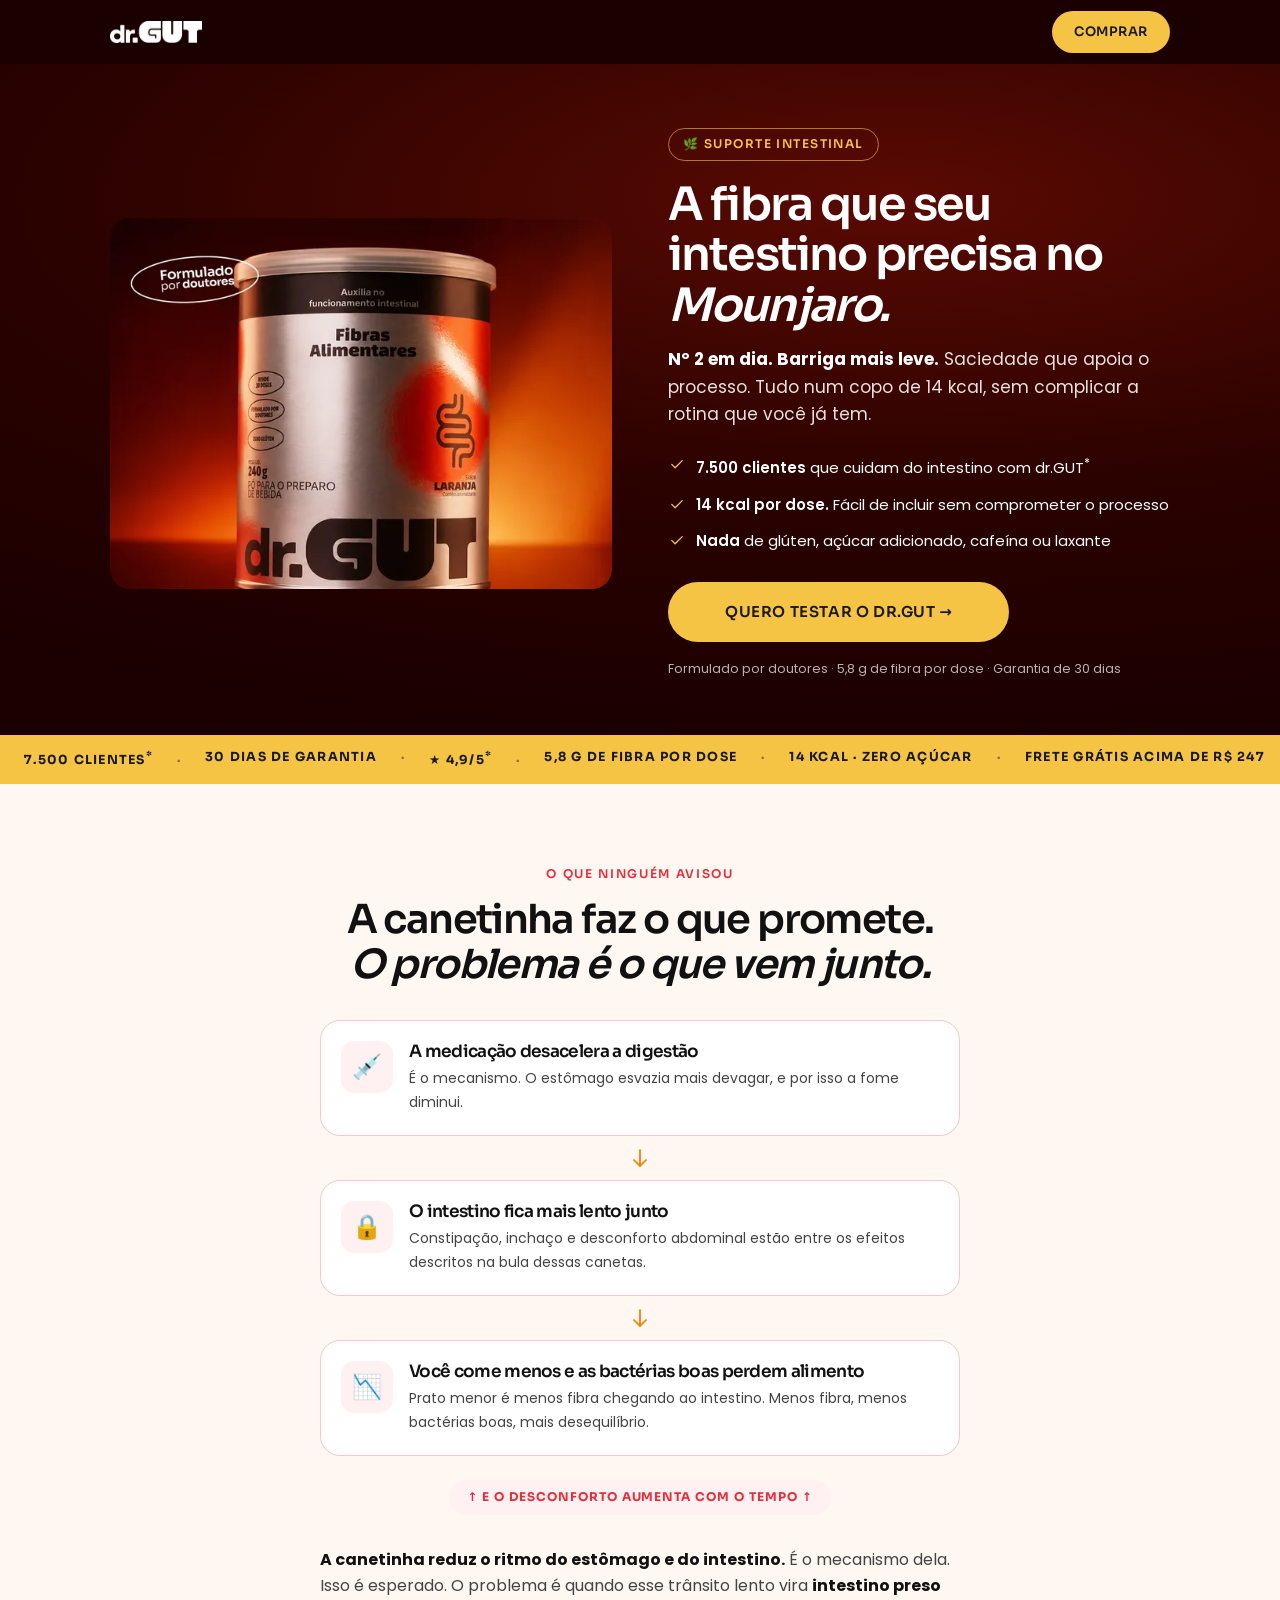
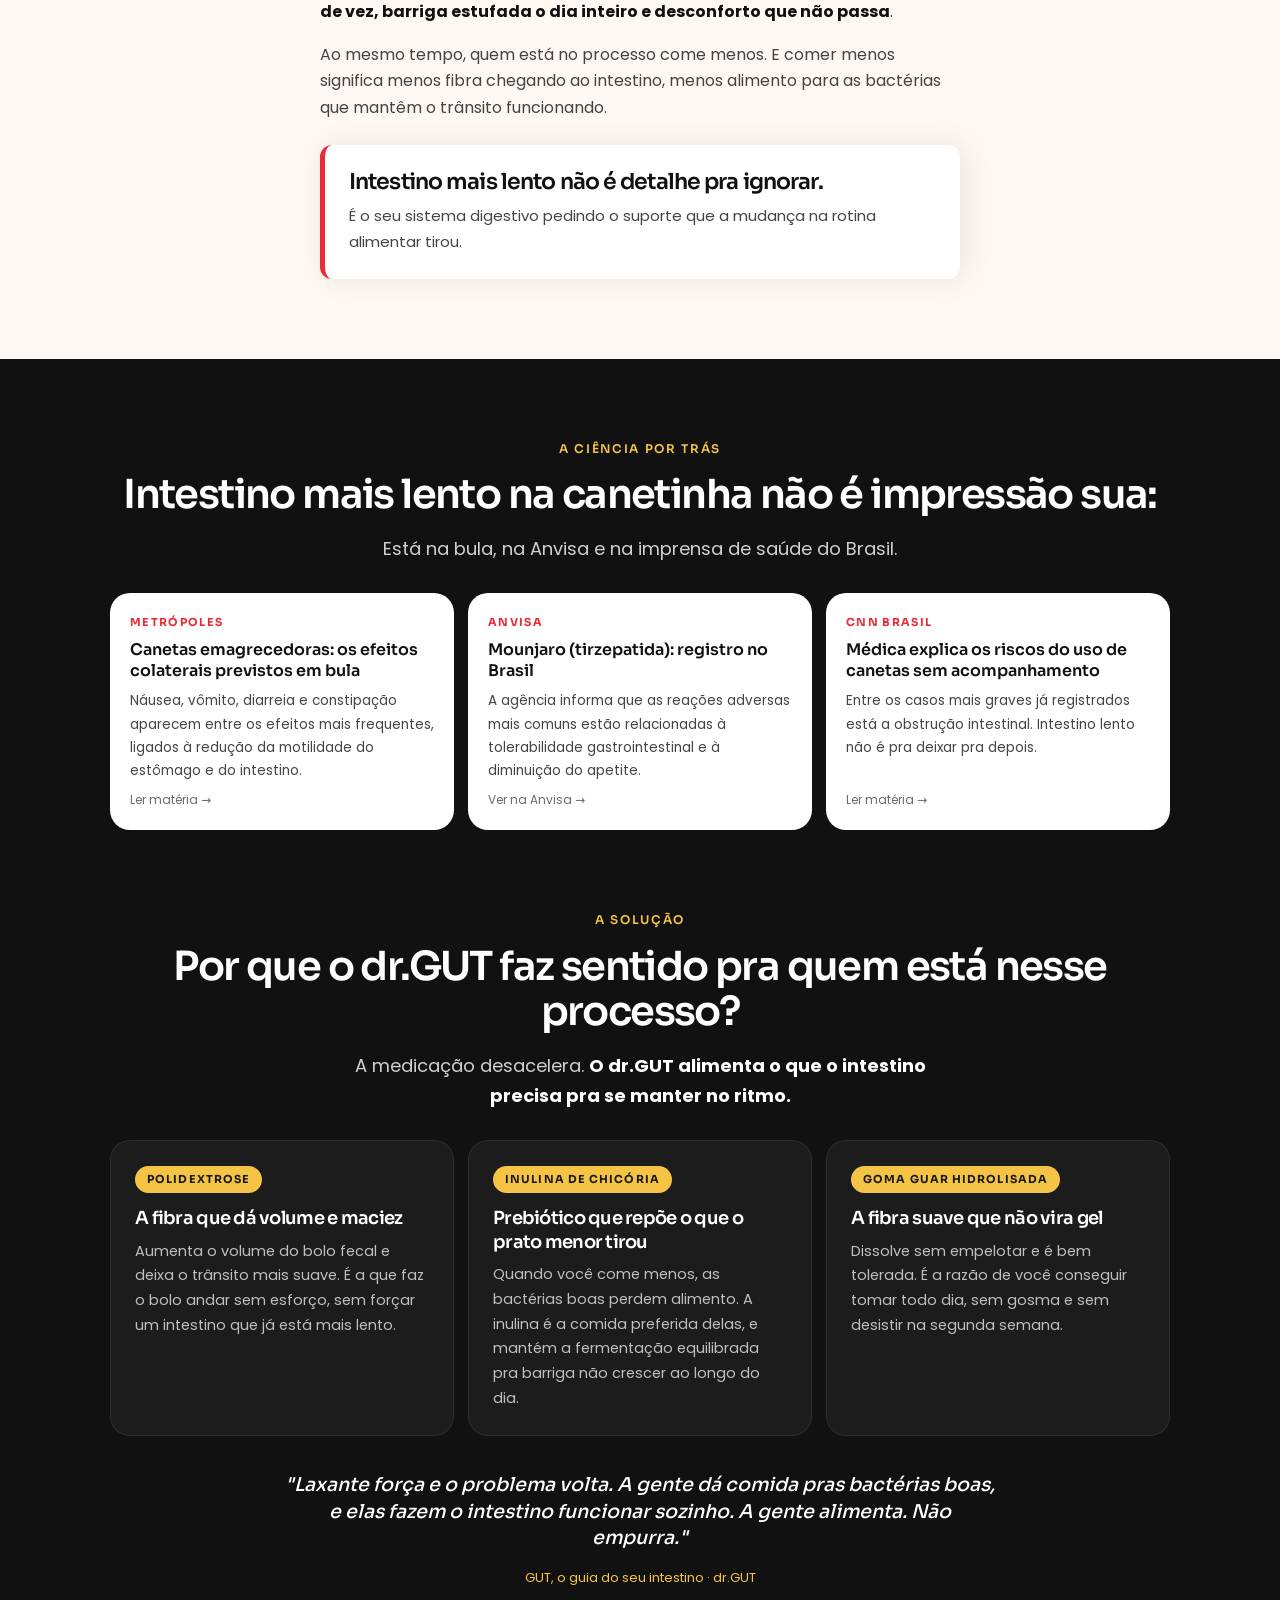
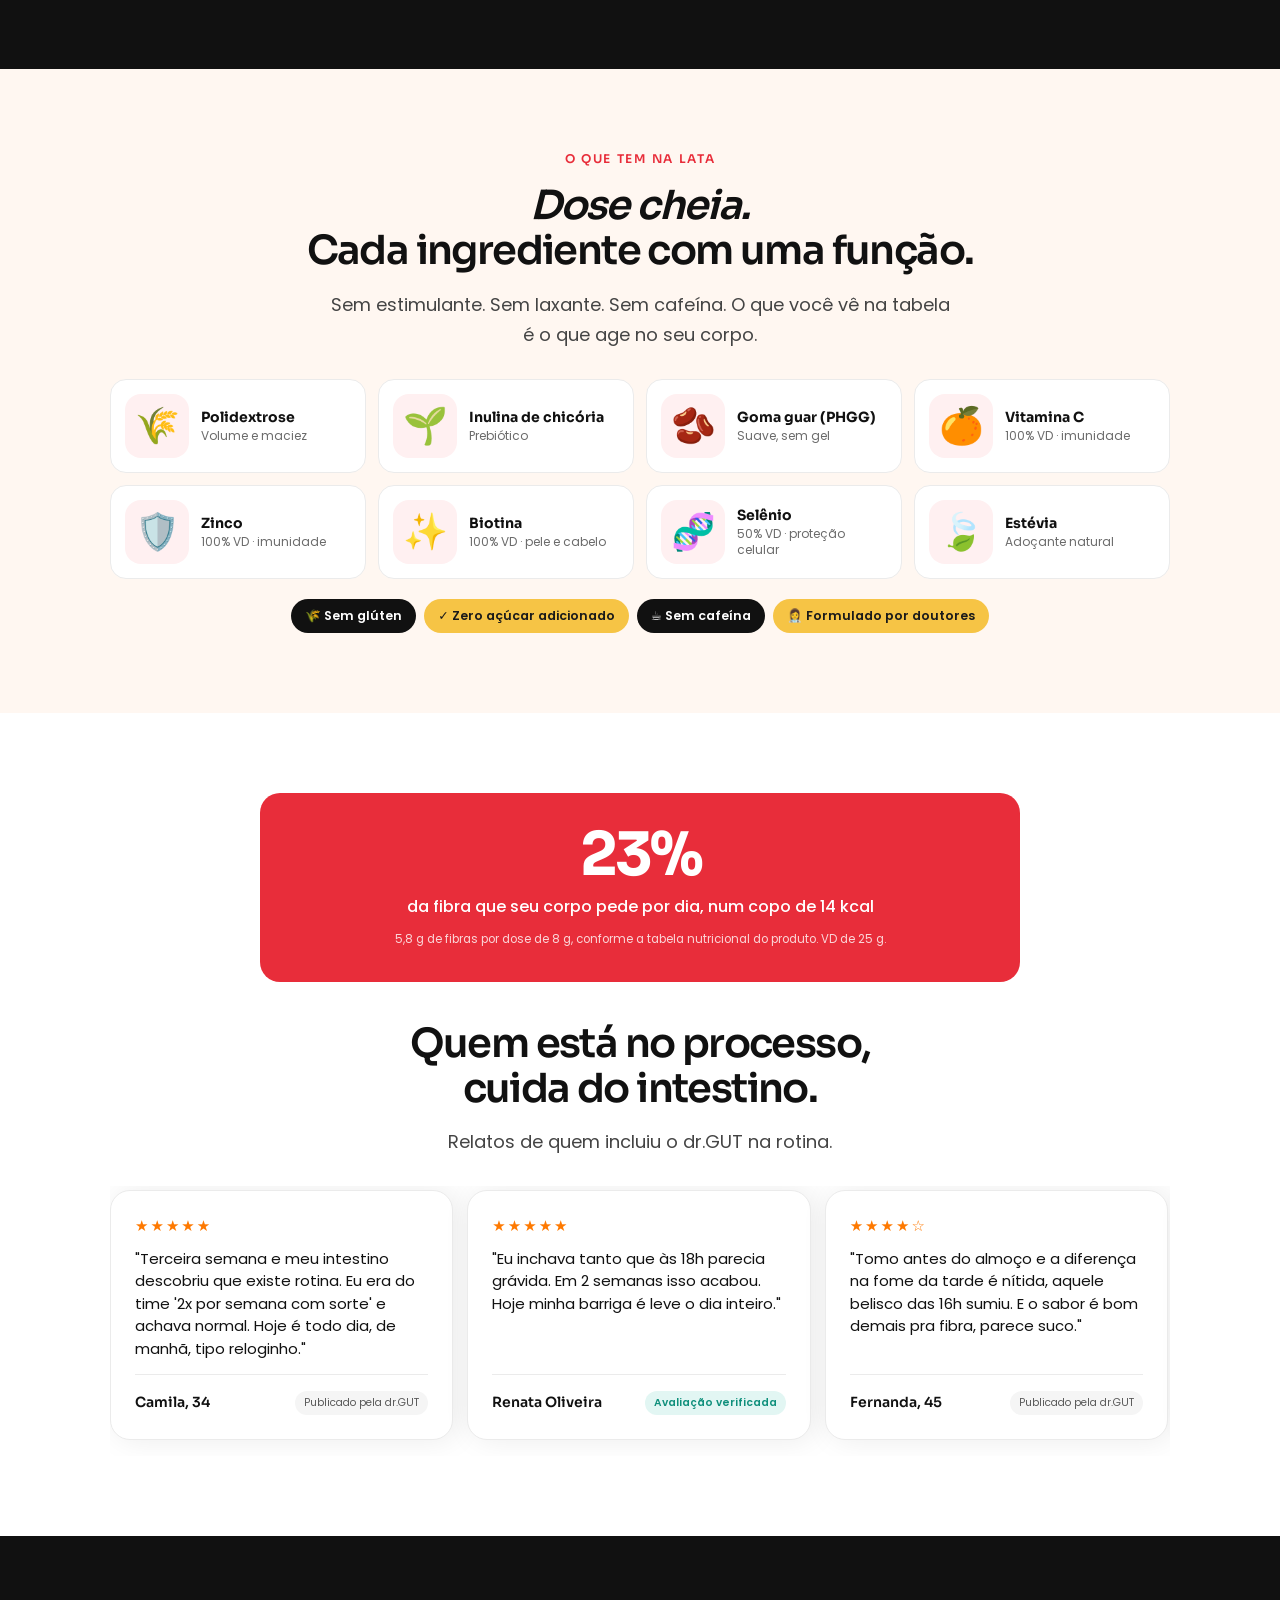
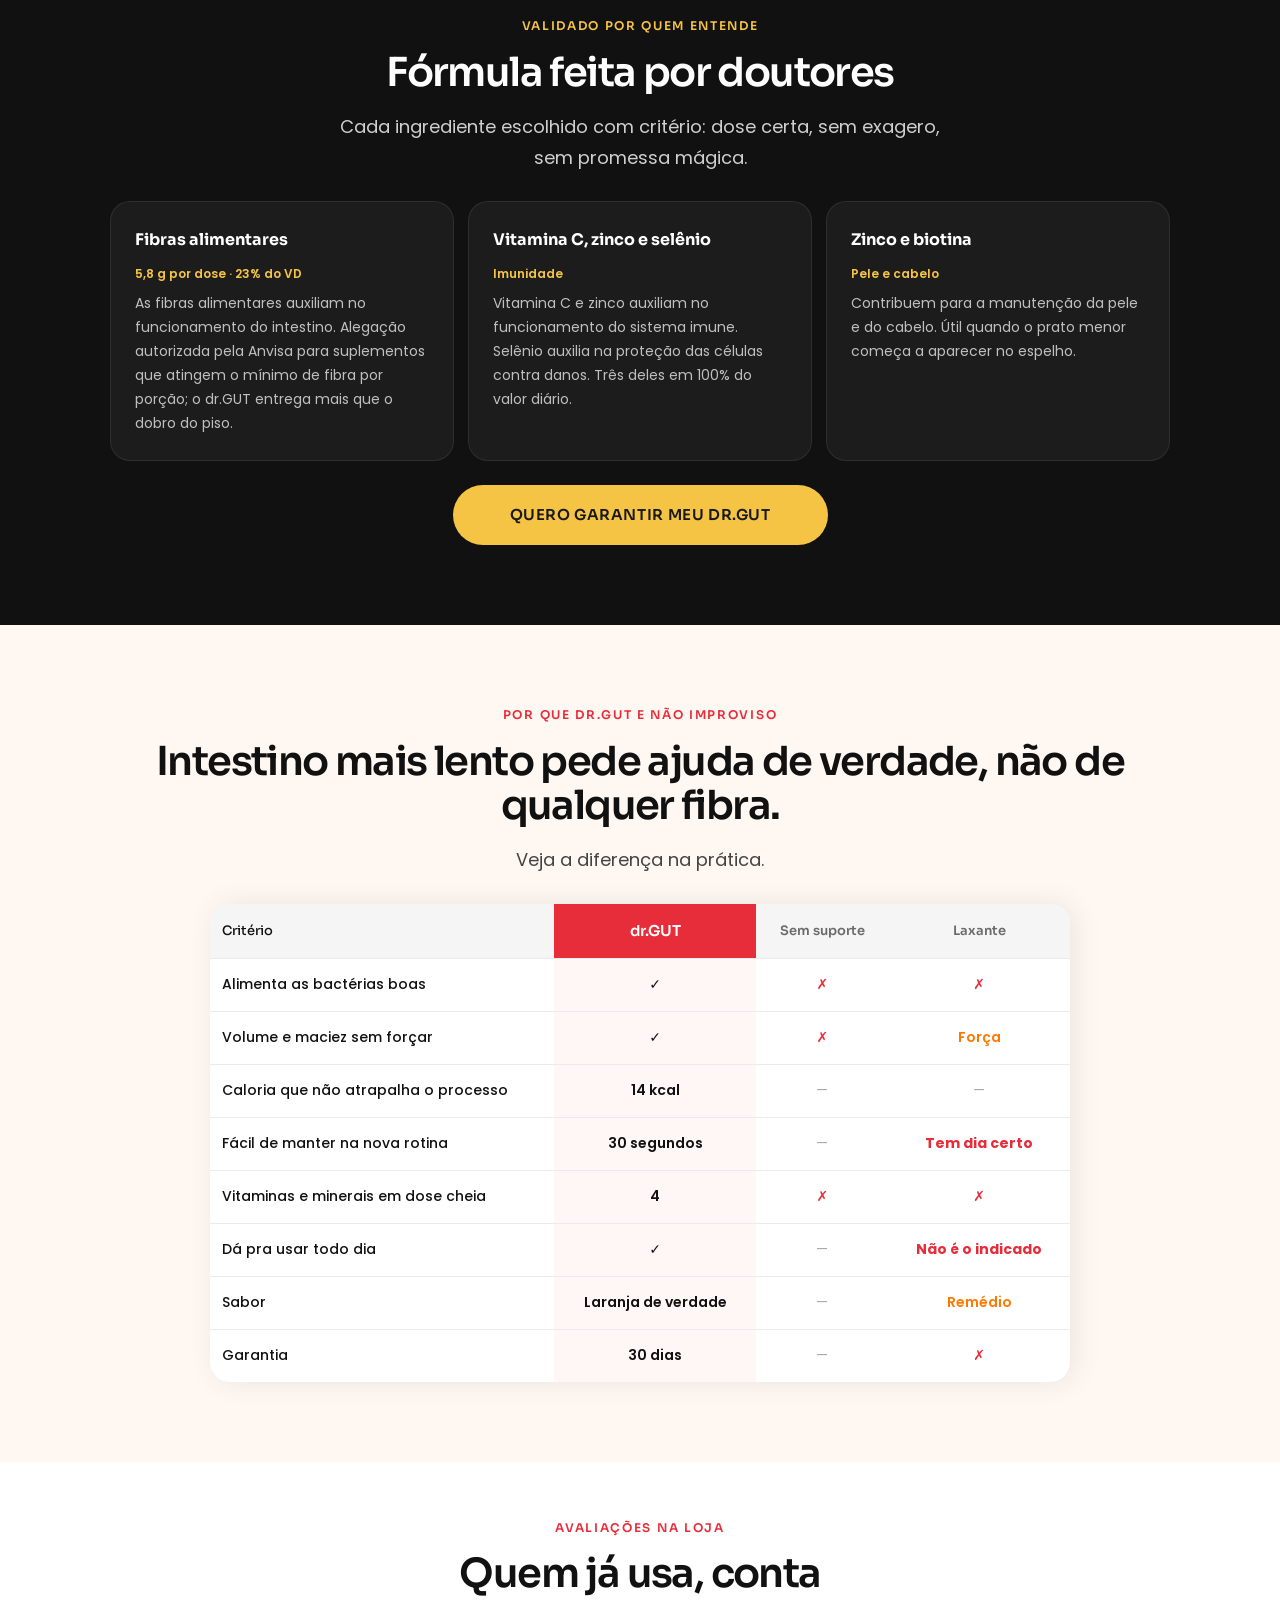
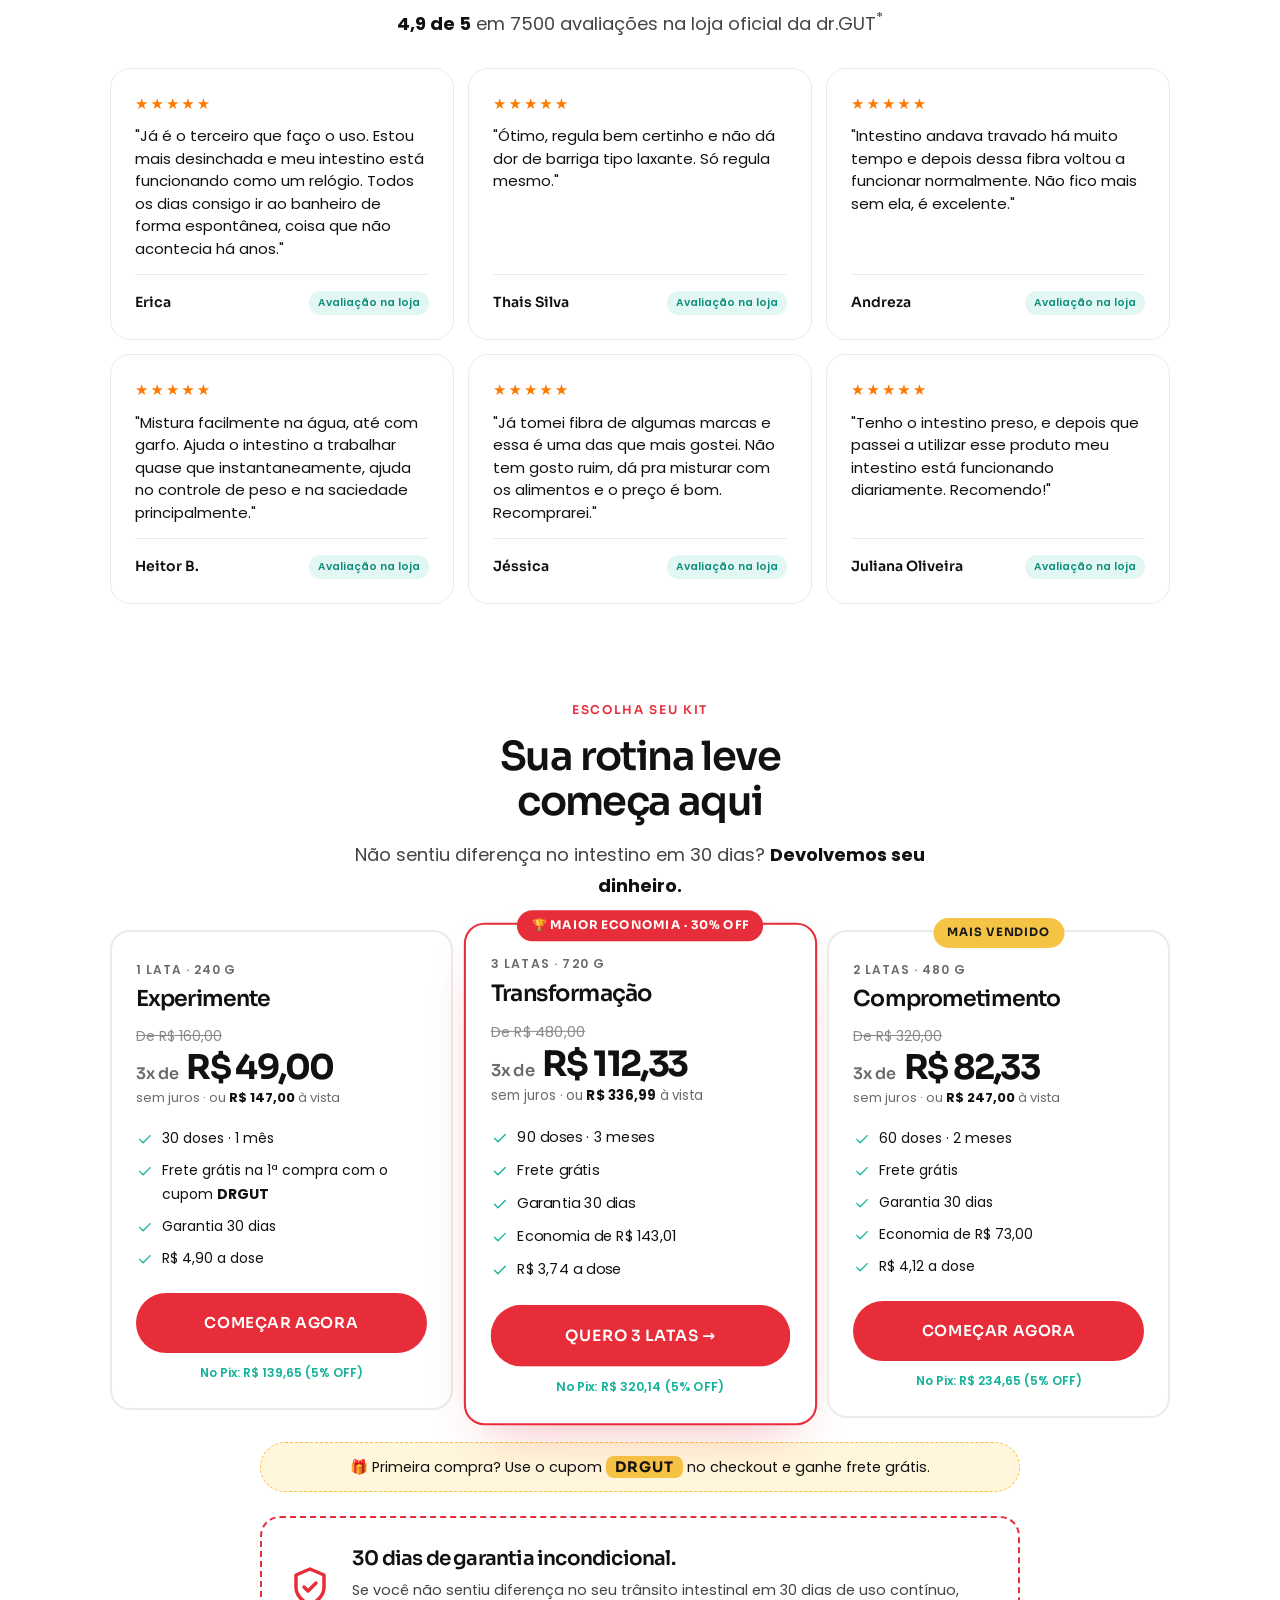
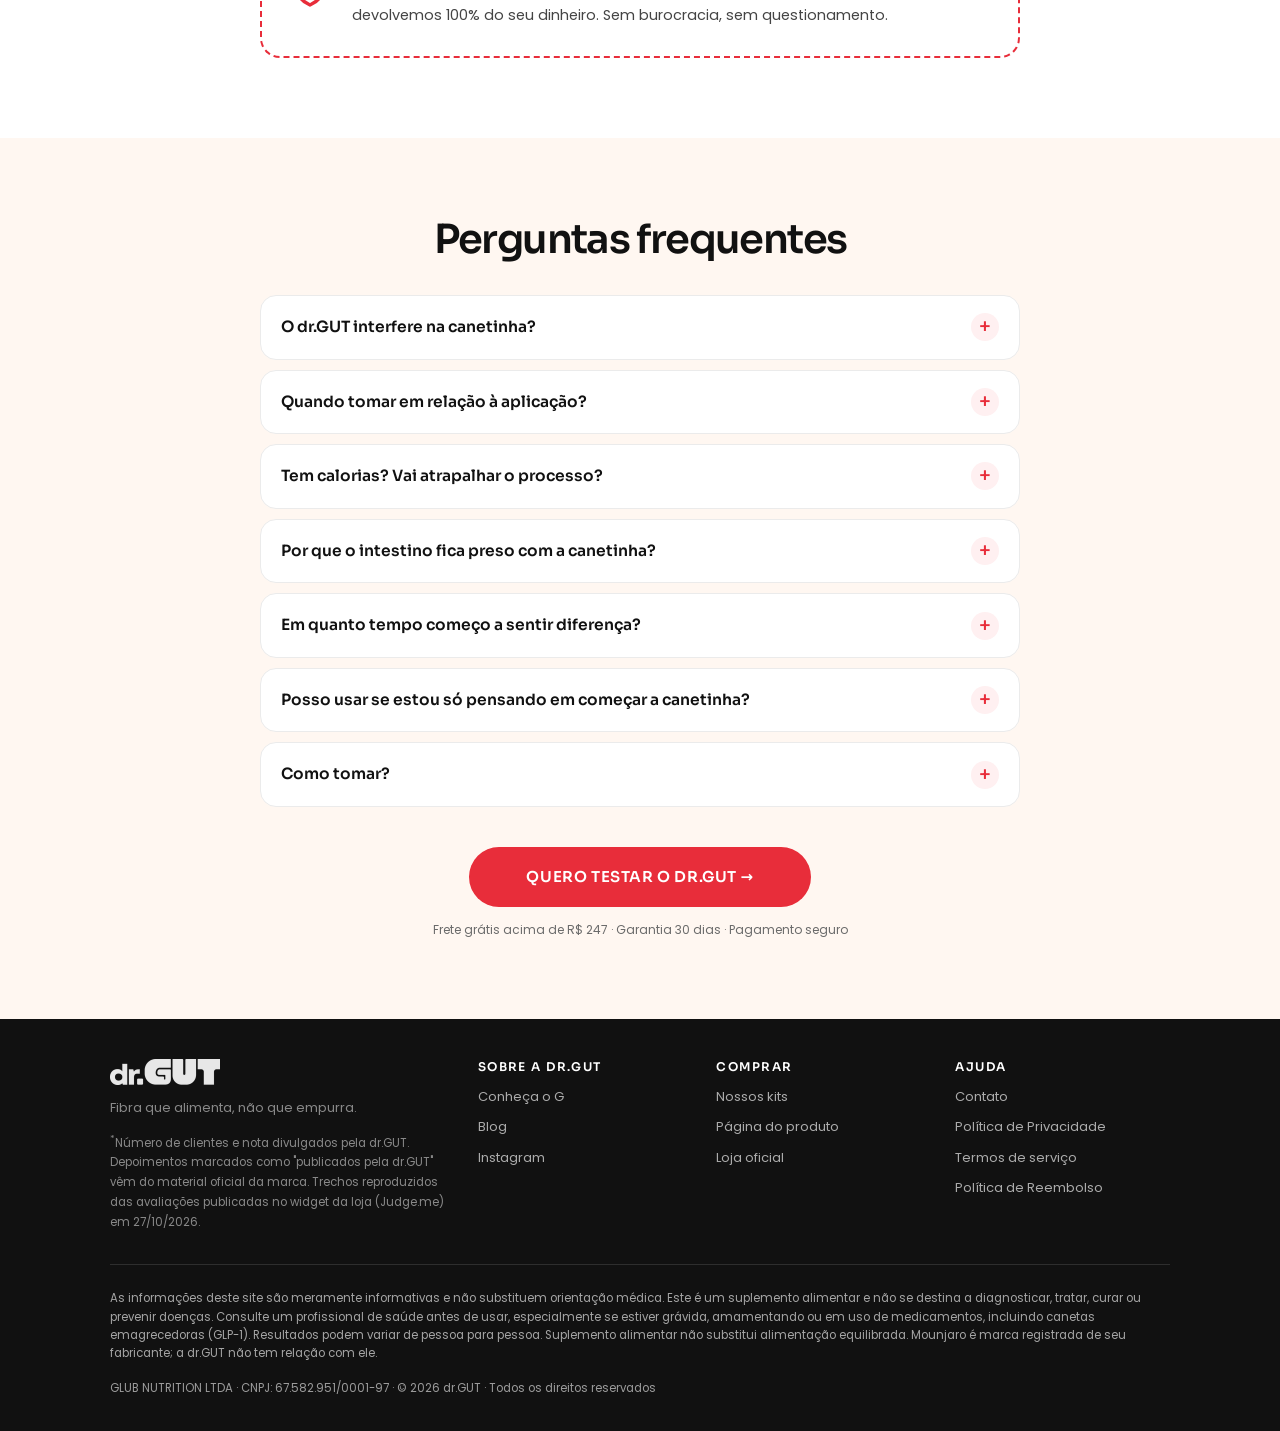
<file: canetinha-v1.html>
<!doctype html>
<html lang="pt-BR">
<head>
<meta charset="utf-8">
<meta name="viewport" content="width=device-width, initial-scale=1">
<!-- noindex fica ligado até o cliente liberar tráfego -->
<meta name="robots" content="noindex, nofollow">
<title>A fibra que seu intestino precisa no Mounjaro | dr.GUT</title>
<meta name="description" content="Na canetinha (GLP-1) o intestino desacelera e você come menos fibra. O dr.GUT entrega 5,8 g de 3 fibras prebióticas, vitaminas e minerais num copo de 14 kcal. Garantia de 30 dias.">
<link rel="preconnect" href="https://fonts.googleapis.com">
<link rel="preconnect" href="https://fonts.gstatic.com" crossorigin>
<link rel="preload" as="style" href="https://fonts.googleapis.com/css2?family=Poppins:wght@400;500;600&family=Sora:wght@500;600;700&display=swap" onload="this.onload=null;this.rel='stylesheet'">
<noscript><link rel="stylesheet" href="https://fonts.googleapis.com/css2?family=Poppins:wght@400;500;600&family=Sora:wght@500;600;700&display=swap"></noscript>
<link rel="stylesheet" href="assets/styles.css?v=20261027e">
<script src="assets/tracking.js?v=20261027" async></script>
<link rel="stylesheet" href="assets/canetinha.css?v=20261027j">
<link rel="preload" as="image" href="assets/img/hero-can-red-3.webp" imagesrcset="assets/img/hero-can-red-3-640.webp 640w, assets/img/hero-can-red-3.webp 1080w" imagesizes="(min-width: 900px) 520px, 100vw" fetchpriority="high">
</head>
<body class="cv">
<noscript><iframe src="https://www.googletagmanager.com/ns.html?id=GTM-WW7Q4F65" height="0" width="0" style="display:none;visibility:hidden"></iframe></noscript>


<a class="skip" href="#main">Pular para o conteúdo</a>

<!-- ============ HEADER ============ -->
<header class="cv-hdr">
  <div class="wrap">
    <a href="index.html" aria-label="dr.GUT, página do produto"><img src="assets/img/logo-220.png" alt="dr.GUT" width="220" height="52" decoding="async"></a>
    <a class="btn btn--cta" href="#comprar">Comprar</a>
  </div>
</header>

<main id="main">

<!-- ============ HERO ============ -->
<section class="hero cv-hero">
  <div class="wrap">
    <div class="cv-hero__txt">
      <span class="tagpill">🌿 Suporte intestinal</span>
      <h1>A fibra que seu intestino precisa no <em>Mounjaro.</em></h1>
      <p class="cv-hero__lede"><strong>Nº 2 em dia. Barriga mais leve.</strong> Saciedade que apoia o processo. Tudo num copo de 14 kcal, sem complicar a rotina que você já tem.</p>
      <ul class="cv-hero__list">
        <li><svg class="ic" aria-hidden="true" viewBox="0 0 24 24"><path d="M5 12.5l4.5 4.5L19 7.5"/></svg><span><strong>7.500 clientes</strong> que cuidam do intestino com dr.GUT<sup>*</sup></span></li>
        <li><svg class="ic" aria-hidden="true" viewBox="0 0 24 24"><path d="M5 12.5l4.5 4.5L19 7.5"/></svg><span><strong>14 kcal por dose.</strong> Fácil de incluir sem comprometer o processo</span></li>
        <li><svg class="ic" aria-hidden="true" viewBox="0 0 24 24"><path d="M5 12.5l4.5 4.5L19 7.5"/></svg><span><strong>Nada</strong> de glúten, açúcar adicionado, cafeína ou laxante</span></li>
      </ul>
      <a class="btn btn--cta" href="#comprar">Quero testar o dr.GUT →</a>
      <p class="cv-hero__trust">Formulado por doutores · 5,8 g de fibra por dose · Garantia de 30 dias</p>
    </div>
    <figure class="cv-hero__fig">
      <img src="assets/img/hero-can-red-3.webp" srcset="assets/img/hero-can-red-3-640.webp 640w, assets/img/hero-can-red-3.webp 1080w" sizes="(min-width: 900px) 520px, 100vw" alt="Lata de dr.GUT Fibras Alimentares, sabor laranja, formulado por doutores" width="1080" height="800" fetchpriority="high" decoding="async">
    </figure>
  </div>
</section>

<!-- ============ FAIXA ============ -->
<div class="marq" aria-label="Destaques">
  <div class="marq__in">
    <span>7.500 clientes<sup>*</sup></span><span>30 dias de garantia</span><span>★ 4,9/5<sup>*</sup></span><span>5,8 g de fibra por dose</span><span>14 kcal · zero açúcar</span><span>Frete grátis acima de R$ 247</span>
    <span>7.500 clientes<sup>*</sup></span><span>30 dias de garantia</span><span>★ 4,9/5<sup>*</sup></span><span>5,8 g de fibra por dose</span><span>14 kcal · zero açúcar</span><span>Frete grátis acima de R$ 247</span>
  </div>
</div>

<!-- ============ O PROBLEMA ============ -->
<section class="cv-sec" id="problema">
  <div class="wrap">
    <span class="kicker">O que ninguém avisou</span>
    <h2 style="margin-bottom:3.2rem">A canetinha faz o que promete.<br><em>O problema é o que vem junto.</em></h2>

    <div class="chain">
      <div class="chain__card">
        <div class="chain__ico" aria-hidden="true">💉</div>
        <div><h3>A medicação desacelera a digestão</h3><p>É o mecanismo. O estômago esvazia mais devagar, e por isso a fome diminui.</p></div>
      </div>
      <div class="chain__arrow" aria-hidden="true"><svg class="ic" viewBox="0 0 24 24"><path d="M12 4v16"/><path d="M6 14l6 6 6-6"/></svg></div>
      <div class="chain__card">
        <div class="chain__ico" aria-hidden="true">🔒</div>
        <div><h3>O intestino fica mais lento junto</h3><p>Constipação, inchaço e desconforto abdominal estão entre os efeitos descritos na bula dessas canetas.</p></div>
      </div>
      <div class="chain__arrow" aria-hidden="true"><svg class="ic" viewBox="0 0 24 24"><path d="M12 4v16"/><path d="M6 14l6 6 6-6"/></svg></div>
      <div class="chain__card">
        <div class="chain__ico" aria-hidden="true">📉</div>
        <div><h3>Você come menos e as bactérias boas perdem alimento</h3><p>Prato menor é menos fibra chegando ao intestino. Menos fibra, menos bactérias boas, mais desequilíbrio.</p></div>
      </div>
    </div>
    <span class="chain__end">↑ E o desconforto aumenta com o tempo ↑</span>

    <div class="prose">
      <p><strong>A canetinha reduz o ritmo do estômago e do intestino.</strong> É o mecanismo dela. Isso é esperado. O problema é quando esse trânsito lento vira <strong>intestino preso de vez, barriga estufada o dia inteiro e desconforto que não passa</strong>.</p>
      <p>Ao mesmo tempo, quem está no processo come menos. E comer menos significa menos fibra chegando ao intestino, menos alimento para as bactérias que mantêm o trânsito funcionando.</p>
    </div>
    <div class="callout">
      <h3>Intestino mais lento não é detalhe pra ignorar.</h3>
      <p>É o seu sistema digestivo pedindo o suporte que a mudança na rotina alimentar tirou.</p>
    </div>
  </div>
</section>

<!-- ============ A CIÊNCIA ============ -->
<section class="cv-sec cv-sec--dark" id="ciencia">
  <div class="wrap">
    <span class="kicker">A ciência por trás</span>
    <h2>Intestino mais lento na canetinha não é impressão sua:</h2>
    <p class="sub">Está na bula, na Anvisa e na imprensa de saúde do Brasil.</p>
    <div class="srcs">
      <a class="src" href="https://www.metropoles.com/saude/canetas-emagrecedoras-efeitos-colaterais" target="_blank" rel="noopener">
        <span class="src__who">Metrópoles</span>
        <span class="src__t">Canetas emagrecedoras: os efeitos colaterais previstos em bula</span>
        <p class="src__q">Náusea, vômito, diarreia e constipação aparecem entre os efeitos mais frequentes, ligados à redução da motilidade do estômago e do intestino.</p>
        <span class="src__link">Ler matéria →</span>
      </a>
      <a class="src" href="https://www.gov.br/anvisa/pt-br/assuntos/medicamentos/novos-medicamentos-e-indicacoes/mounjaro-r-tirzepatida-novo-registro" target="_blank" rel="noopener">
        <span class="src__who">Anvisa</span>
        <span class="src__t">Mounjaro (tirzepatida): registro no Brasil</span>
        <p class="src__q">A agência informa que as reações adversas mais comuns estão relacionadas à tolerabilidade gastrointestinal e à diminuição do apetite.</p>
        <span class="src__link">Ver na Anvisa →</span>
      </a>
      <a class="src" href="https://www.cnnbrasil.com.br/saude/medica-explica-perigos-do-uso-de-canetas-emagrecedoras-sem-acompanhamento/" target="_blank" rel="noopener">
        <span class="src__who">CNN Brasil</span>
        <span class="src__t">Médica explica os riscos do uso de canetas sem acompanhamento</span>
        <p class="src__q">Entre os casos mais graves já registrados está a obstrução intestinal. Intestino lento não é pra deixar pra depois.</p>
        <span class="src__link">Ler matéria →</span>
      </a>
    </div>
  </div>
</section>

<!-- ============ A SOLUÇÃO ============ -->
<section class="cv-sec cv-sec--dark" id="solucao" style="padding-top:0">
  <div class="wrap">
    <span class="kicker">A solução</span>
    <h2>Por que o dr.GUT faz sentido pra quem está nesse processo?</h2>
    <p class="sub">A medicação desacelera. <strong style="color:#fff">O dr.GUT alimenta o que o intestino precisa pra se manter no ritmo.</strong></p>
    <div class="sol">
      <div class="sol__card">
        <span class="sol__tag">Polidextrose</span>
        <h3>A fibra que dá volume e maciez</h3>
        <p>Aumenta o volume do bolo fecal e deixa o trânsito mais suave. É a que faz o bolo andar sem esforço, sem forçar um intestino que já está mais lento.</p>
      </div>
      <div class="sol__card">
        <span class="sol__tag">Inulina de chicória</span>
        <h3>Prebiótico que repõe o que o prato menor tirou</h3>
        <p>Quando você come menos, as bactérias boas perdem alimento. A inulina é a comida preferida delas, e mantém a fermentação equilibrada pra barriga não crescer ao longo do dia.</p>
      </div>
      <div class="sol__card">
        <span class="sol__tag">Goma guar hidrolisada</span>
        <h3>A fibra suave que não vira gel</h3>
        <p>Dissolve sem empelotar e é bem tolerada. É a razão de você conseguir tomar todo dia, sem gosma e sem desistir na segunda semana.</p>
      </div>
    </div>
    <blockquote class="bigquote">
      <p>"Laxante força e o problema volta. A gente dá comida pras bactérias boas, e elas fazem o intestino funcionar sozinho. A gente alimenta. Não empurra."</p>
      <cite>GUT, o guia do seu intestino · dr.GUT</cite>
    </blockquote>
  </div>
</section>

<!-- ============ O QUE TEM NA LATA ============ -->
<section class="cv-sec" id="formula">
  <div class="wrap">
    <span class="kicker">O que tem na lata</span>
    <h2><em>Dose cheia.</em><br>Cada ingrediente com uma função.</h2>
    <p class="sub">Sem estimulante. Sem laxante. Sem cafeína. O que você vê na tabela é o que age no seu corpo.</p>
    <ul class="ingr">
      <li><span class="ingr__ico" aria-hidden="true">🌾</span><div><b>Polidextrose</b><span>Volume e maciez</span></div></li>
      <li><span class="ingr__ico" aria-hidden="true">🌱</span><div><b>Inulina de chicória</b><span>Prebiótico</span></div></li>
      <li><span class="ingr__ico" aria-hidden="true">🫘</span><div><b>Goma guar (PHGG)</b><span>Suave, sem gel</span></div></li>
      <li><span class="ingr__ico" aria-hidden="true">🍊</span><div><b>Vitamina C</b><span>100% VD · imunidade</span></div></li>
      <li><span class="ingr__ico" aria-hidden="true">🛡️</span><div><b>Zinco</b><span>100% VD · imunidade</span></div></li>
      <li><span class="ingr__ico" aria-hidden="true">✨</span><div><b>Biotina</b><span>100% VD · pele e cabelo</span></div></li>
      <li><span class="ingr__ico" aria-hidden="true">🧬</span><div><b>Selênio</b><span>50% VD · proteção celular</span></div></li>
      <li><span class="ingr__ico" aria-hidden="true">🍃</span><div><b>Estévia</b><span>Adoçante natural</span></div></li>
    </ul>
    <div class="badges">
      <span>🌾 Sem glúten</span><span class="alt">✓ Zero açúcar adicionado</span><span>☕ Sem cafeína</span><span class="alt">👩‍⚕️ Formulado por doutores</span>
    </div>
  </div>
</section>

<!-- ============ NÚMERO + DEPOIMENTOS ============ -->
<section class="cv-sec cv-sec--white" id="depoimentos">
  <div class="wrap">
    <div class="stat">
      <b>23%</b>
      <p>da fibra que seu corpo pede por dia, num copo de 14 kcal</p>
      <small>5,8 g de fibras por dose de 8 g, conforme a tabela nutricional do produto. VD de 25 g.</small>
    </div>
    <h2>Quem está no processo,<br>cuida do intestino.</h2>
    <p class="sub">Relatos de quem incluiu o dr.GUT na rotina.</p>
    <div class="slider" aria-label="Depoimentos">
      <blockquote class="rev">
        <p class="st"><span role="img" aria-label="5 de 5 estrelas">★★★★★</span></p>
        <p>"Terceira semana e meu intestino descobriu que existe rotina. Eu era do time '2x por semana com sorte' e achava normal. Hoje é todo dia, de manhã, tipo reloginho."</p>
        <footer><cite>Camila, 34</cite><span class="tag">Publicado pela dr.GUT</span></footer>
      </blockquote>
      <blockquote class="rev">
        <p class="st"><span role="img" aria-label="5 de 5 estrelas">★★★★★</span></p>
        <p>"Eu inchava tanto que às 18h parecia grávida. Em 2 semanas isso acabou. Hoje minha barriga é leve o dia inteiro."</p>
        <footer><cite>Renata Oliveira</cite><span class="tag tag--v">Avaliação verificada</span></footer>
      </blockquote>
      <blockquote class="rev">
        <p class="st"><span role="img" aria-label="4 de 5 estrelas">★★★★☆</span></p>
        <p>"Tomo antes do almoço e a diferença na fome da tarde é nítida, aquele belisco das 16h sumiu. E o sabor é bom demais pra fibra, parece suco."</p>
        <footer><cite>Fernanda, 45</cite><span class="tag">Publicado pela dr.GUT</span></footer>
      </blockquote>
      <blockquote class="rev">
        <p class="st"><span role="img" aria-label="5 de 5 estrelas">★★★★★</span></p>
        <p>"Comprei desconfiada porque já joguei dinheiro fora com uns 3 pós verdes. Esse aqui eu continuo tomando. Dissolve rápido, não tem gosma. Já pedi o segundo pote."</p>
        <footer><cite>Renata, 41</cite><span class="tag">Publicado pela dr.GUT</span></footer>
      </blockquote>
      <blockquote class="rev">
        <p class="st"><span role="img" aria-label="5 de 5 estrelas">★★★★★</span></p>
        <p>"Sou mãe de 2, meu autocuidado tem que caber em segundos ou não existe. Esse cabe: água gelada, mexo, pronto. É o único suplemento que eu não abandonei na segunda semana."</p>
        <footer><cite>Patrícia, 38</cite><span class="tag">Publicado pela dr.GUT</span></footer>
      </blockquote>
    </div>
  </div>
</section>

<!-- ============ FORMULADO POR DOUTORES ============ -->
<section class="cv-sec cv-sec--dark" id="doutores">
  <div class="wrap">
    <span class="kicker">Validado por quem entende</span>
    <h2>Fórmula feita por doutores</h2>
    <p class="sub">Cada ingrediente escolhido com critério: dose certa, sem exagero, sem promessa mágica.</p>
    <ul class="docs">
      <li><b>Fibras alimentares</b><span>5,8 g por dose · 23% do VD</span><p>As fibras alimentares auxiliam no funcionamento do intestino. Alegação autorizada pela Anvisa para suplementos que atingem o mínimo de fibra por porção; o dr.GUT entrega mais que o dobro do piso.</p></li>
      <li><b>Vitamina C, zinco e selênio</b><span>Imunidade</span><p>Vitamina C e zinco auxiliam no funcionamento do sistema imune. Selênio auxilia na proteção das células contra danos. Três deles em 100% do valor diário.</p></li>
      <li><b>Zinco e biotina</b><span>Pele e cabelo</span><p>Contribuem para a manutenção da pele e do cabelo. Útil quando o prato menor começa a aparecer no espelho.</p></li>
    </ul>
    <div class="ctabox"><a class="btn btn--cta" href="#comprar">Quero garantir meu dr.GUT</a></div>
  </div>
</section>

<!-- ============ COMPARATIVO ============ -->
<section class="cv-sec" id="comparativo">
  <div class="wrap">
    <span class="kicker">Por que dr.GUT e não improviso</span>
    <h2>Intestino mais lento pede ajuda de verdade, não de qualquer fibra.</h2>
    <p class="sub">Veja a diferença na prática.</p>
    <div class="cmp">
      <table>
        <caption class="sr">Comparativo entre dr.GUT, não fazer nada e laxante</caption>
        <thead><tr><th scope="col">Critério</th><th scope="col" class="us">dr.GUT</th><th scope="col">Sem suporte</th><th scope="col">Laxante</th></tr></thead>
        <tbody>
          <tr><td>Alimenta as bactérias boas</td><td class="us ok">✓</td><td class="no">✗</td><td class="no">✗</td></tr>
          <tr><td>Volume e maciez sem forçar</td><td class="us ok">✓</td><td class="no">✗</td><td class="part">Força</td></tr>
          <tr><td>Caloria que não atrapalha o processo</td><td class="us ok">14 kcal</td><td class="na">—</td><td class="na">—</td></tr>
          <tr><td>Fácil de manter na nova rotina</td><td class="us ok">30 segundos</td><td class="na">—</td><td class="no">Tem dia certo</td></tr>
          <tr><td>Vitaminas e minerais em dose cheia</td><td class="us ok">4</td><td class="no">✗</td><td class="no">✗</td></tr>
          <tr><td>Dá pra usar todo dia</td><td class="us ok">✓</td><td class="na">—</td><td class="no">Não é o indicado</td></tr>
          <tr><td>Sabor</td><td class="us ok">Laranja de verdade</td><td class="na">—</td><td class="part">Remédio</td></tr>
          <tr><td>Garantia</td><td class="us ok">30 dias</td><td class="na">—</td><td class="no">✗</td></tr>
        </tbody>
      </table>
    </div>
  </div>
</section>

<!-- ============ AVALIAÇÕES DA LOJA ============ -->
<section class="cv-sec cv-sec--white" id="avaliacoes">
  <div class="wrap">
    <span class="kicker">Avaliações na loja</span>
    <h2>Quem já usa, conta</h2>
    <p class="sub sub--tight"><strong>4,9 de 5</strong> em 7500 avaliações na loja oficial da dr.GUT<sup>*</sup></p>
    <div class="revgrid">
      <blockquote class="rev">
        <p class="st"><span role="img" aria-label="5 de 5 estrelas">★★★★★</span></p>
        <p>"Já é o terceiro que faço o uso. Estou mais desinchada e meu intestino está funcionando como um relógio. Todos os dias consigo ir ao banheiro de forma espontânea, coisa que não acontecia há anos."</p>
        <footer><cite>Erica</cite><span class="tag tag--v">Avaliação na loja</span></footer>
      </blockquote>
      <blockquote class="rev">
        <p class="st"><span role="img" aria-label="5 de 5 estrelas">★★★★★</span></p>
        <p>"Ótimo, regula bem certinho e não dá dor de barriga tipo laxante. Só regula mesmo."</p>
        <footer><cite>Thais Silva</cite><span class="tag tag--v">Avaliação na loja</span></footer>
      </blockquote>
      <blockquote class="rev">
        <p class="st"><span role="img" aria-label="5 de 5 estrelas">★★★★★</span></p>
        <p>"Intestino andava travado há muito tempo e depois dessa fibra voltou a funcionar normalmente. Não fico mais sem ela, é excelente."</p>
        <footer><cite>Andreza</cite><span class="tag tag--v">Avaliação na loja</span></footer>
      </blockquote>
      <blockquote class="rev">
        <p class="st"><span role="img" aria-label="5 de 5 estrelas">★★★★★</span></p>
        <p>"Mistura facilmente na água, até com garfo. Ajuda o intestino a trabalhar quase que instantaneamente, ajuda no controle de peso e na saciedade principalmente."</p>
        <footer><cite>Heitor B.</cite><span class="tag tag--v">Avaliação na loja</span></footer>
      </blockquote>
      <blockquote class="rev">
        <p class="st"><span role="img" aria-label="5 de 5 estrelas">★★★★★</span></p>
        <p>"Já tomei fibra de algumas marcas e essa é uma das que mais gostei. Não tem gosto ruim, dá pra misturar com os alimentos e o preço é bom. Recomprarei."</p>
        <footer><cite>Jéssica</cite><span class="tag tag--v">Avaliação na loja</span></footer>
      </blockquote>
      <blockquote class="rev">
        <p class="st"><span role="img" aria-label="5 de 5 estrelas">★★★★★</span></p>
        <p>"Tenho o intestino preso, e depois que passei a utilizar esse produto meu intestino está funcionando diariamente. Recomendo!"</p>
        <footer><cite>Juliana Oliveira</cite><span class="tag tag--v">Avaliação na loja</span></footer>
      </blockquote>
    </div>
  </div>
</section>

<!-- ============ PLANOS ============ -->
<section class="cv-sec cv-sec--white" id="comprar">
  <div class="wrap">
    <span class="kicker">Escolha seu kit</span>
    <h2>Sua rotina leve<br>começa aqui</h2>
    <p class="sub">Não sentiu diferença no intestino em 30 dias? <strong>Devolvemos seu dinheiro.</strong></p>

    <div class="plansx">
      <div class="px">
        <p class="px__kind">1 lata · 240 g</p>
        <h3>Experimente</h3>
        <p class="px__was">De R$ 160,00</p>
        <p class="px__now"><small>3x de</small> R$ 49,00</p>
        <p class="px__inst">sem juros · ou <strong>R$ 147,00</strong> à vista</p>
        <ul class="px__feats">
          <li><svg class="ic" aria-hidden="true" viewBox="0 0 24 24"><path d="M5 12.5l4.5 4.5L19 7.5"/></svg>30 doses · 1 mês</li>
          <li><svg class="ic" aria-hidden="true" viewBox="0 0 24 24"><path d="M5 12.5l4.5 4.5L19 7.5"/></svg><span>Frete grátis na 1ª compra com o cupom <strong>DRGUT</strong></span></li>
          <li><svg class="ic" aria-hidden="true" viewBox="0 0 24 24"><path d="M5 12.5l4.5 4.5L19 7.5"/></svg>Garantia 30 dias</li>
          <li><svg class="ic" aria-hidden="true" viewBox="0 0 24 24"><path d="M5 12.5l4.5 4.5L19 7.5"/></svg>R$ 4,90 a dose</li>
        </ul>
        <a class="btn btn--ctaRed" data-checkout-qty="1" data-total="147.00" href="https://www.drgut.com.br/cart/48293682151642:1">Começar agora</a>
        <p class="px__pix">No Pix: R$ 139,65 (5% OFF)</p>
      </div>

      <div class="px px--hot">
        <span class="px__tag">🏆 Maior economia · 30% OFF</span>
        <p class="px__kind">3 latas · 720 g</p>
        <h3>Transformação</h3>
        <p class="px__was">De R$ 480,00</p>
        <p class="px__now"><small>3x de</small> R$ 112,33</p>
        <p class="px__inst">sem juros · ou <strong>R$ 336,99</strong> à vista</p>
        <ul class="px__feats">
          <li><svg class="ic" aria-hidden="true" viewBox="0 0 24 24"><path d="M5 12.5l4.5 4.5L19 7.5"/></svg>90 doses · 3 meses</li>
          <li><svg class="ic" aria-hidden="true" viewBox="0 0 24 24"><path d="M5 12.5l4.5 4.5L19 7.5"/></svg>Frete grátis</li>
          <li><svg class="ic" aria-hidden="true" viewBox="0 0 24 24"><path d="M5 12.5l4.5 4.5L19 7.5"/></svg>Garantia 30 dias</li>
          <li><svg class="ic" aria-hidden="true" viewBox="0 0 24 24"><path d="M5 12.5l4.5 4.5L19 7.5"/></svg>Economia de R$ 143,01</li>
          <li><svg class="ic" aria-hidden="true" viewBox="0 0 24 24"><path d="M5 12.5l4.5 4.5L19 7.5"/></svg>R$ 3,74 a dose</li>
        </ul>
        <a class="btn btn--ctaRed" data-checkout-qty="3" data-total="336.99" href="https://www.drgut.com.br/cart/48293682151642:3">Quero 3 latas →</a>
        <p class="px__pix">No Pix: R$ 320,14 (5% OFF)</p>
      </div>

      <div class="px">
        <span class="px__tag px__tag--alt">Mais vendido</span>
        <p class="px__kind">2 latas · 480 g</p>
        <h3>Comprometimento</h3>
        <p class="px__was">De R$ 320,00</p>
        <p class="px__now"><small>3x de</small> R$ 82,33</p>
        <p class="px__inst">sem juros · ou <strong>R$ 247,00</strong> à vista</p>
        <ul class="px__feats">
          <li><svg class="ic" aria-hidden="true" viewBox="0 0 24 24"><path d="M5 12.5l4.5 4.5L19 7.5"/></svg>60 doses · 2 meses</li>
          <li><svg class="ic" aria-hidden="true" viewBox="0 0 24 24"><path d="M5 12.5l4.5 4.5L19 7.5"/></svg>Frete grátis</li>
          <li><svg class="ic" aria-hidden="true" viewBox="0 0 24 24"><path d="M5 12.5l4.5 4.5L19 7.5"/></svg>Garantia 30 dias</li>
          <li><svg class="ic" aria-hidden="true" viewBox="0 0 24 24"><path d="M5 12.5l4.5 4.5L19 7.5"/></svg>Economia de R$ 73,00</li>
          <li><svg class="ic" aria-hidden="true" viewBox="0 0 24 24"><path d="M5 12.5l4.5 4.5L19 7.5"/></svg>R$ 4,12 a dose</li>
        </ul>
        <a class="btn btn--ctaRed" data-checkout-qty="2" data-total="247.00" href="https://www.drgut.com.br/cart/48293682151642:2">Começar agora</a>
        <p class="px__pix">No Pix: R$ 234,65 (5% OFF)</p>
      </div>
    </div>

    <p class="coupon">🎁 Primeira compra? Use o cupom <strong>DRGUT</strong> no checkout e ganhe frete grátis.</p>

    <div class="guarbox">
      <svg class="ic" aria-hidden="true" viewBox="0 0 24 24"><path d="M12 3l7 3v6c0 4-3 7.3-7 9-4-1.7-7-5-7-9V6z"/><path d="M9 12l2 2 4-4"/></svg>
      <div>
        <h3>30 dias de garantia incondicional.</h3>
        <p>Se você não sentiu diferença no seu trânsito intestinal em 30 dias de uso contínuo, devolvemos 100% do seu dinheiro. Sem burocracia, sem questionamento.</p>
      </div>
    </div>
  </div>
</section>

<!-- ============ FAQ ============ -->
<section class="cv-sec" id="faq">
  <div class="wrap">
    <h2 style="margin-bottom:3.2rem">Perguntas frequentes</h2>
    <div class="faqx">
      <details><summary>O dr.GUT interfere na canetinha?</summary><div class="a"><p>O dr.GUT é um suplemento alimentar de fibras, vitaminas e minerais. Não é medicamento, não substitui nem altera o seu tratamento. Como em qualquer suplemento, converse com seu médico ou nutricionista sobre o seu protocolo antes de incluir.</p></div></details>
      <details><summary>Quando tomar em relação à aplicação?</summary><div class="a"><p>Pode ser em qualquer momento do dia. A maioria toma de manhã, ou 20 a 30 minutos antes do almoço quando o foco é saciedade. Não há horário ligado à aplicação da caneta; siga a orientação do seu médico.</p></div></details>
      <details><summary>Tem calorias? Vai atrapalhar o processo?</summary><div class="a"><p>Cada dose tem 14 kcal, zero açúcar adicionado, sem glúten e adoçada com estévia. Foi pensado pra quem está comendo menos e precisa de fibra, vitaminas e minerais sem peso na conta do dia.</p></div></details>
      <details><summary>Por que o intestino fica preso com a canetinha?</summary><div class="a"><p>A medicação desacelera o esvaziamento do estômago, e é parte do mecanismo que reduz a fome. O intestino fica mais lento junto. Ao mesmo tempo, quem come menos ingere menos fibra, o que agrava o quadro. O dr.GUT atua nesse ponto: 5,8 g de 3 fibras que dão volume, maciez e alimento para as bactérias boas. Fibras alimentares auxiliam no funcionamento do intestino.</p></div></details>
      <details><summary>Em quanto tempo começo a sentir diferença?</summary><div class="a"><p>A gente não promete prazo, porque corpo não é planilha. O que sabemos é que intestino responde a constância: por isso o pote tem 30 doses e a garantia tem 30 dias. Nos primeiros dias, algumas pessoas sentem um pouco mais de gases. É a fibra começando a agir. Comece com meia dose e aumente aos poucos.</p></div></details>
      <details><summary>Posso usar se estou só pensando em começar a canetinha?</summary><div class="a"><p>Sim. O dr.GUT é um produto de saúde intestinal para qualquer pessoa, em tratamento ou não. Se você está considerando iniciar, vale conversar com seu médico sobre cuidar do intestino desde o começo.</p></div></details>
      <details><summary>Como tomar?</summary><div class="a"><p>1 dose (8 g, 1 scoop e meio) em 200 ml de água bem gelada. Mexe e pronto, dissolve em 30 segundos, sem gosma. Com uso diário os resultados são mais consistentes.</p></div></details>
    </div>
    <div class="cv-final">
      <a class="btn btn--ctaRed" href="#comprar">Quero testar o dr.GUT →</a>
      <p class="micro">Frete grátis acima de R$ 247 · Garantia 30 dias · Pagamento seguro</p>
    </div>
  </div>
</section>

</main>

<!-- ============ RODAPÉ ============ -->
<footer class="ft ft--l">
  <div class="wrap">
    <div class="ft__grid">
      <div>
        <img src="assets/img/logo-220.png" alt="dr.GUT" width="220" height="52" loading="lazy" decoding="async" class="ft__logo">
        <p class="ft__note">Fibra que alimenta, não que empurra.</p>
        <p class="ft__note ft__note--src"><sup>*</sup>Número de clientes e nota divulgados pela dr.GUT. Depoimentos marcados como "publicados pela dr.GUT" vêm do material oficial da marca. Trechos reproduzidos das avaliações publicadas no widget da loja (Judge.me) em 27/10/2026.</p>
      </div>
      <div>
        <h3>Sobre a dr.GUT</h3>
        <ul>
          <li><a href="https://www.drgut.com.br/pages/conheca-o-g">Conheça o G</a></li>
          <li><a href="https://www.drgut.com.br/blogs/news">Blog</a></li>
          <li><a href="https://www.instagram.com/drgut.com.br/">Instagram</a></li>
        </ul>
      </div>
      <div>
        <h3>Comprar</h3>
        <ul>
          <li><a href="#comprar">Nossos kits</a></li>
          <li><a href="index.html">Página do produto</a></li>
          <li><a href="https://www.drgut.com.br/">Loja oficial</a></li>
        </ul>
      </div>
      <div>
        <h3>Ajuda</h3>
        <ul>
          <li><a href="https://www.drgut.com.br/pages/contact">Contato</a></li>
          <li><a href="https://www.drgut.com.br/pages/politica-de-privacidade">Política de Privacidade</a></li>
          <li><a href="https://www.drgut.com.br/pages/termos-de-servico">Termos de serviço</a></li>
          <li><a href="https://www.drgut.com.br/pages/politica-de-reembolso">Política de Reembolso</a></li>
        </ul>
      </div>
    </div>
    <p class="ft__disc">As informações deste site são meramente informativas e não substituem orientação médica. Este é um suplemento alimentar e não se destina a diagnosticar, tratar, curar ou prevenir doenças. Consulte um profissional de saúde antes de usar, especialmente se estiver grávida, amamentando ou em uso de medicamentos, incluindo canetas emagrecedoras (GLP-1). Resultados podem variar de pessoa para pessoa. Suplemento alimentar não substitui alimentação equilibrada. Mounjaro é marca registrada de seu fabricante; a dr.GUT não tem relação com ele.</p>
    <p class="ft__cnpj">GLUB NUTRITION LTDA · CNPJ: 67.582.951/0001-97 · © 2026 dr.GUT · Todos os direitos reservados</p>
  </div>
</footer>

<!-- CTA fixo mobile -->
<div class="sticky" id="sticky" hidden>
  <div class="sticky__txt">
    <p class="sticky__name">dr.GUT Fibras · kit de 3</p>
    <p class="sticky__price">3x de R$ 112,33</p>
  </div>
  <a class="btn btn--primary" href="#comprar">Ver kits</a>
</div>

<script src="assets/app.js?v=20261027g" defer></script>
</body>
</html>
</file>
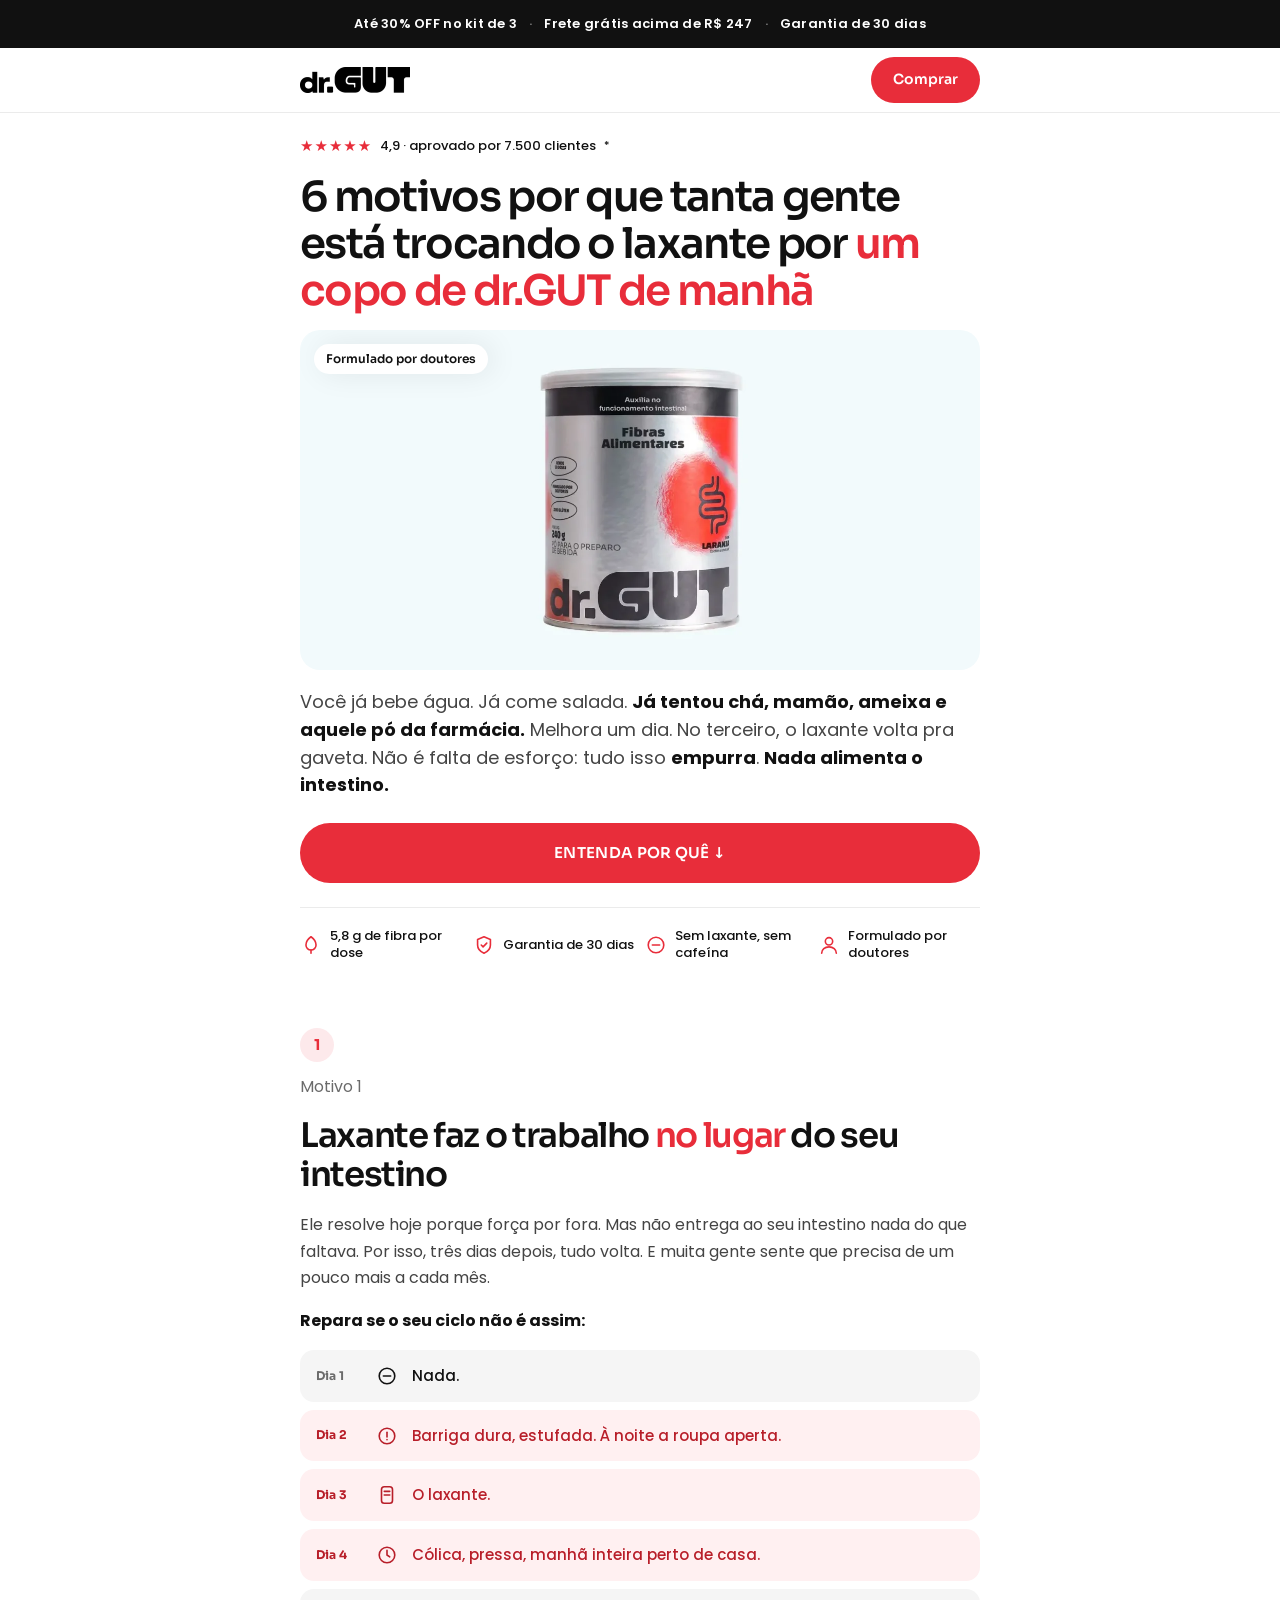
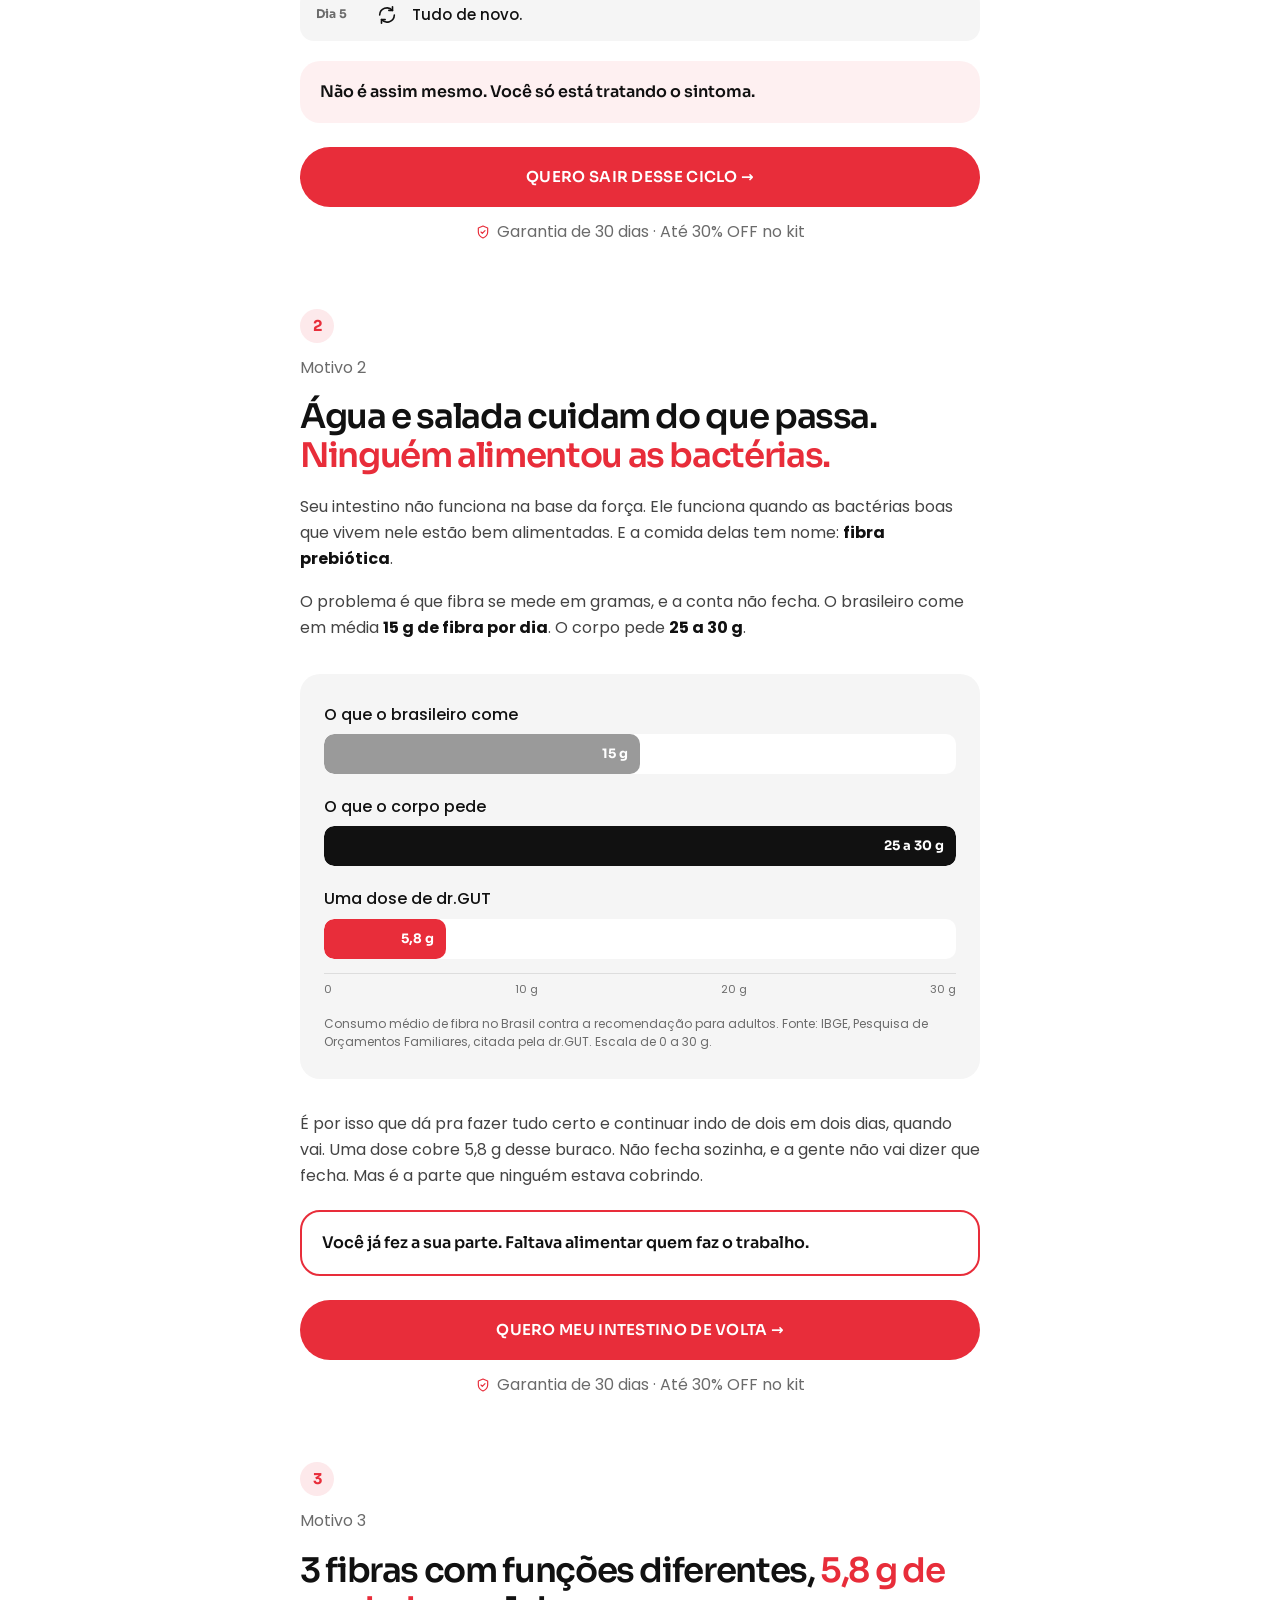
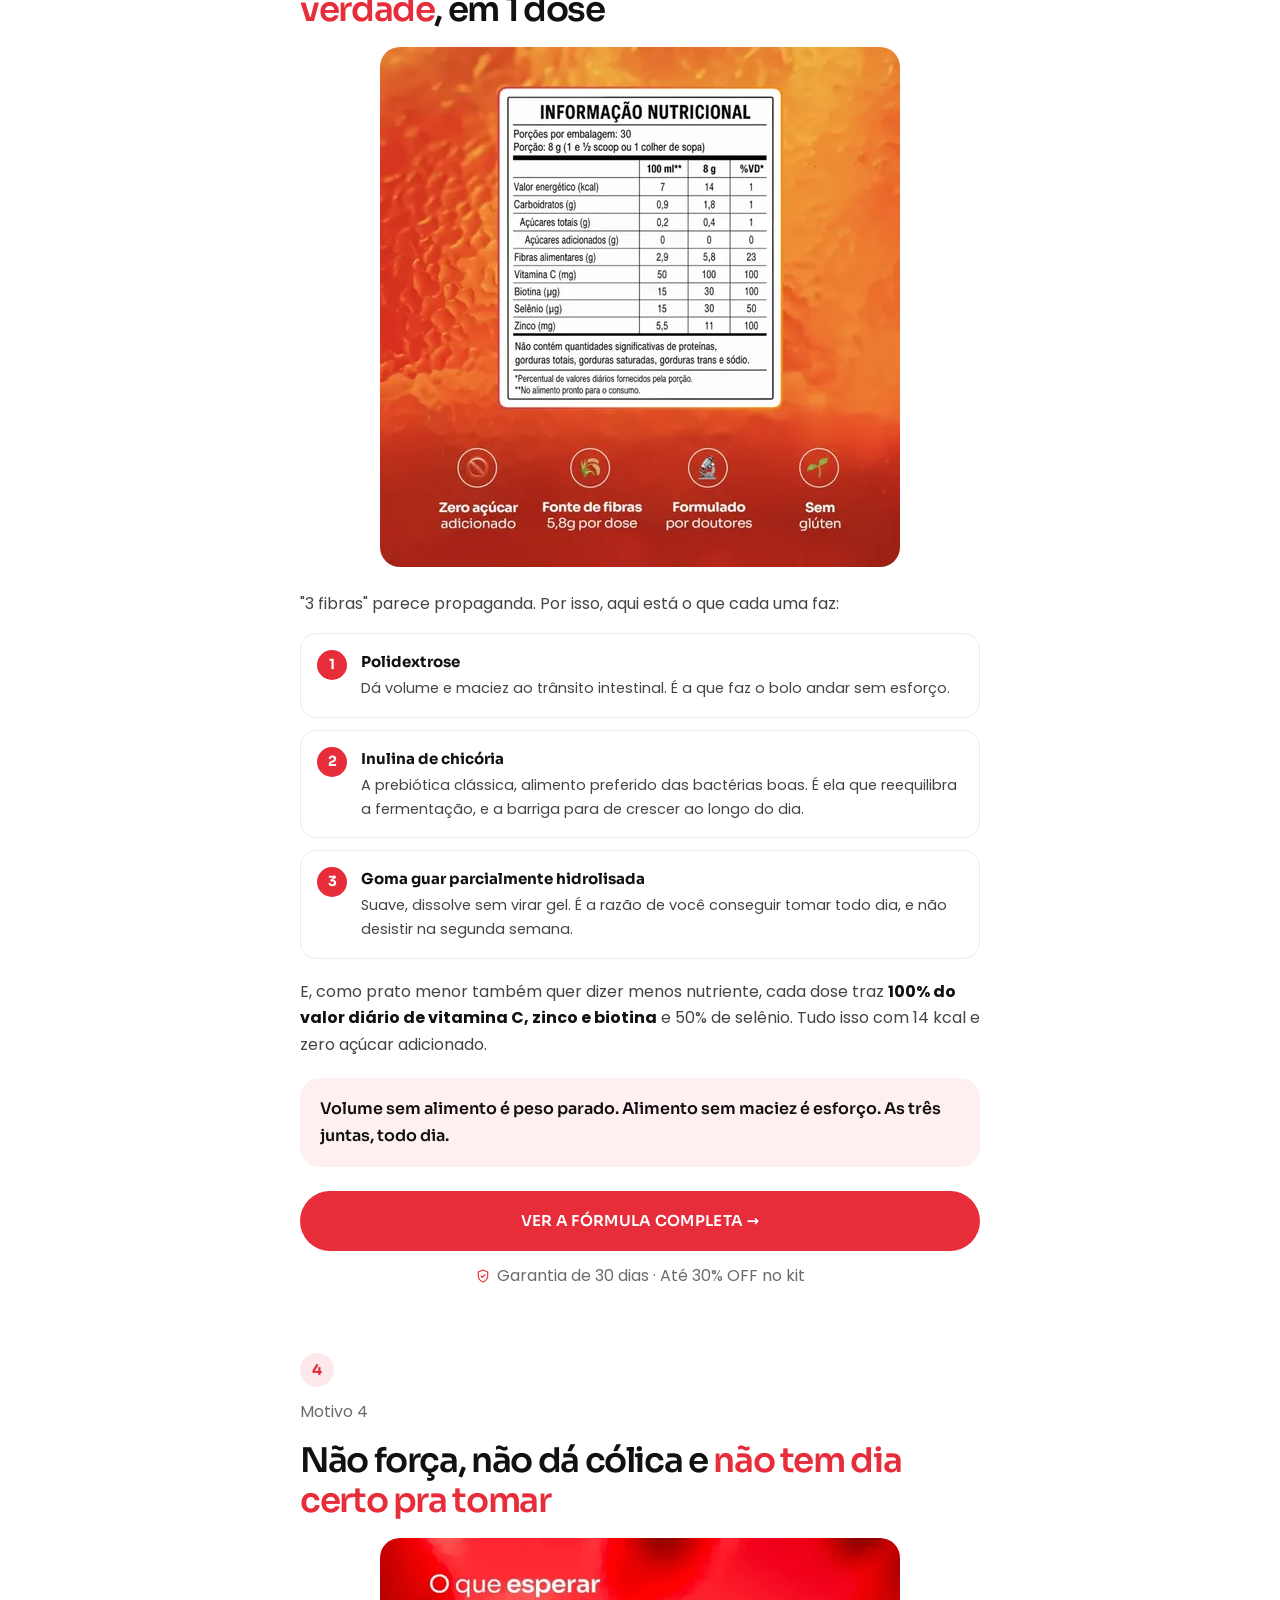
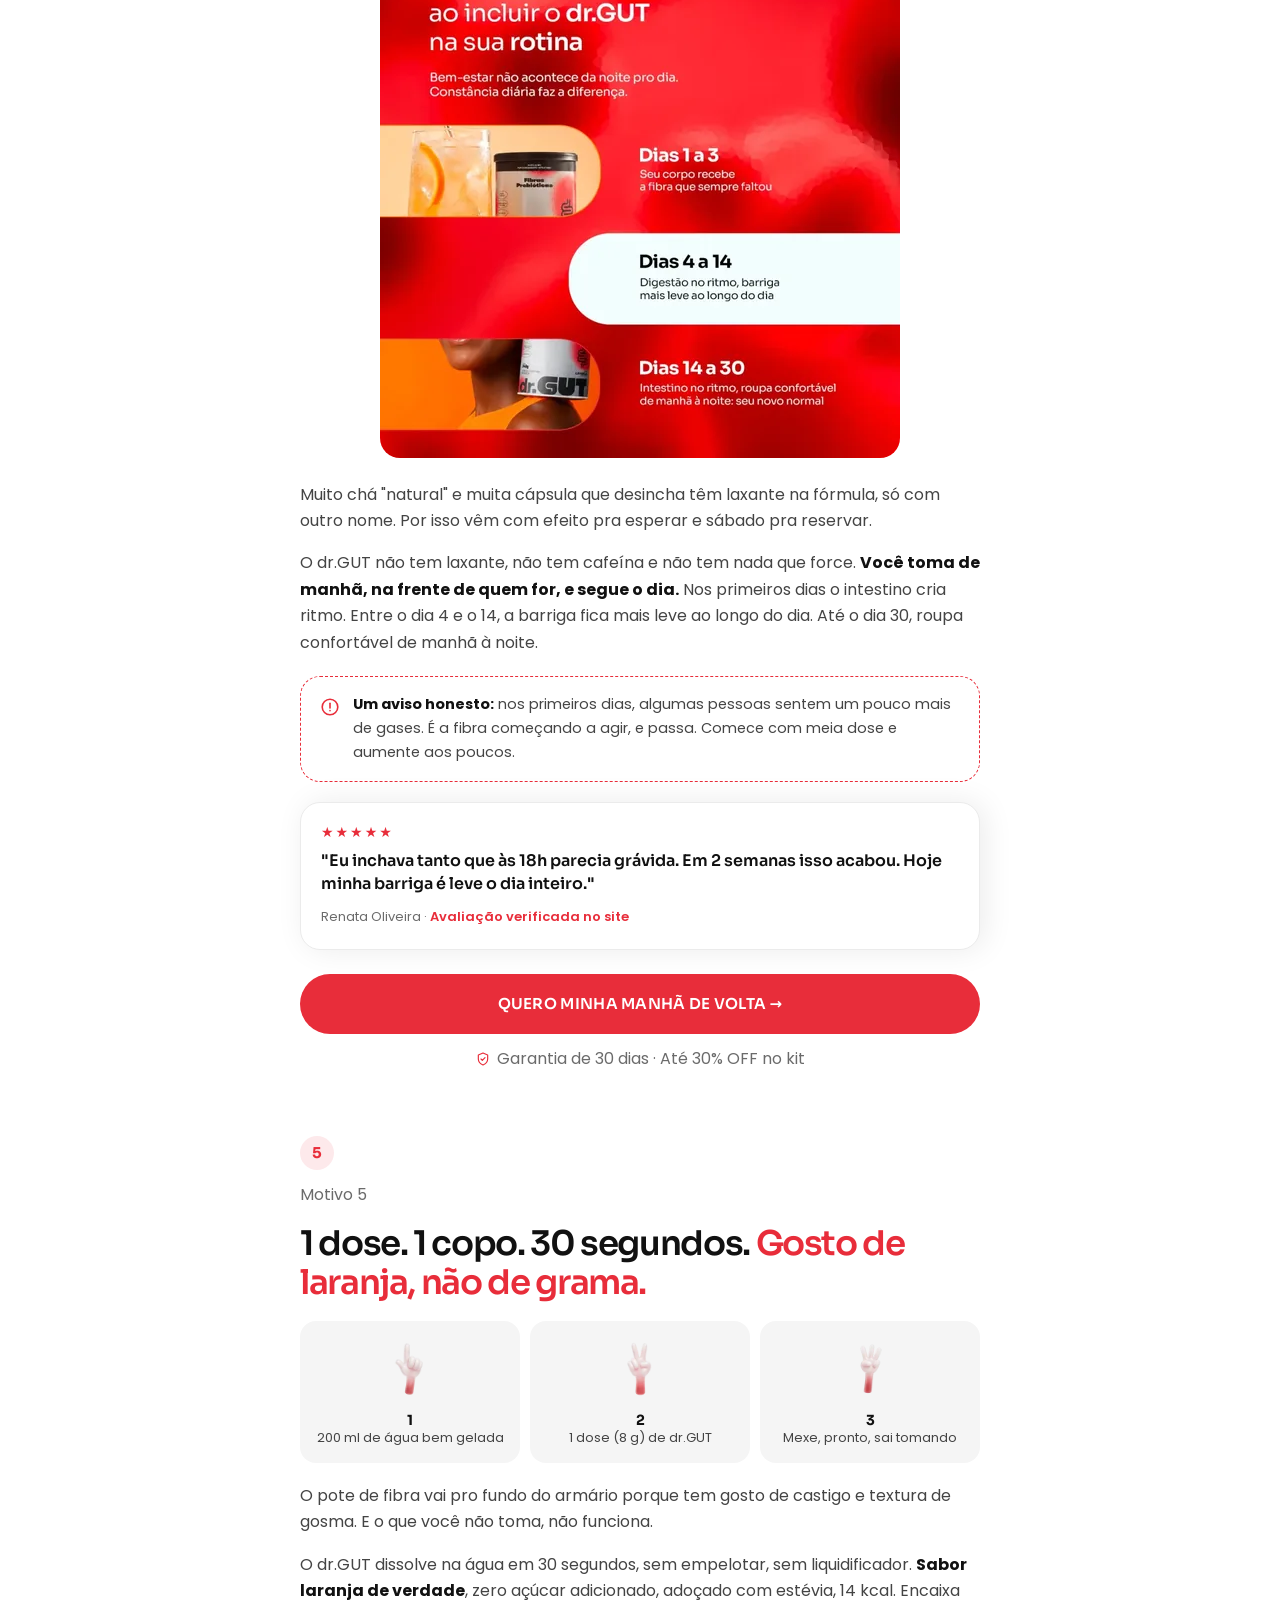
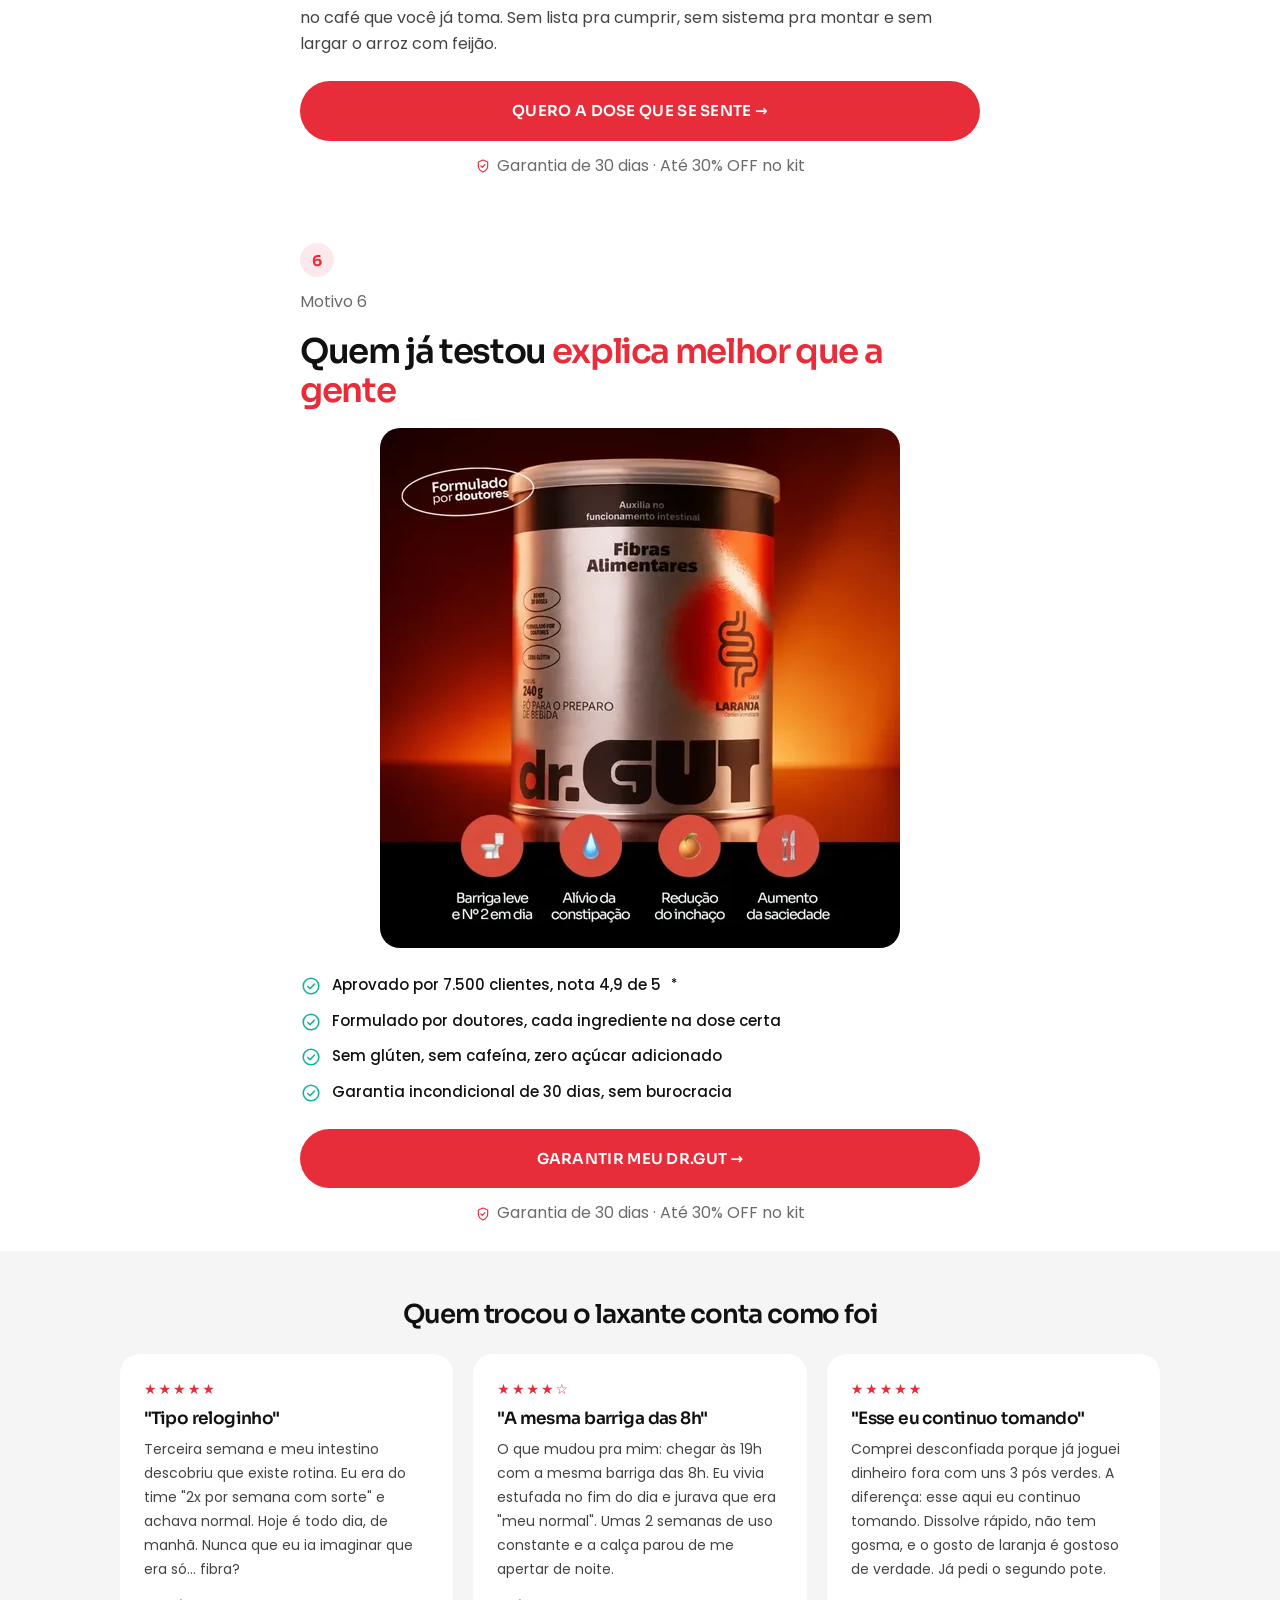
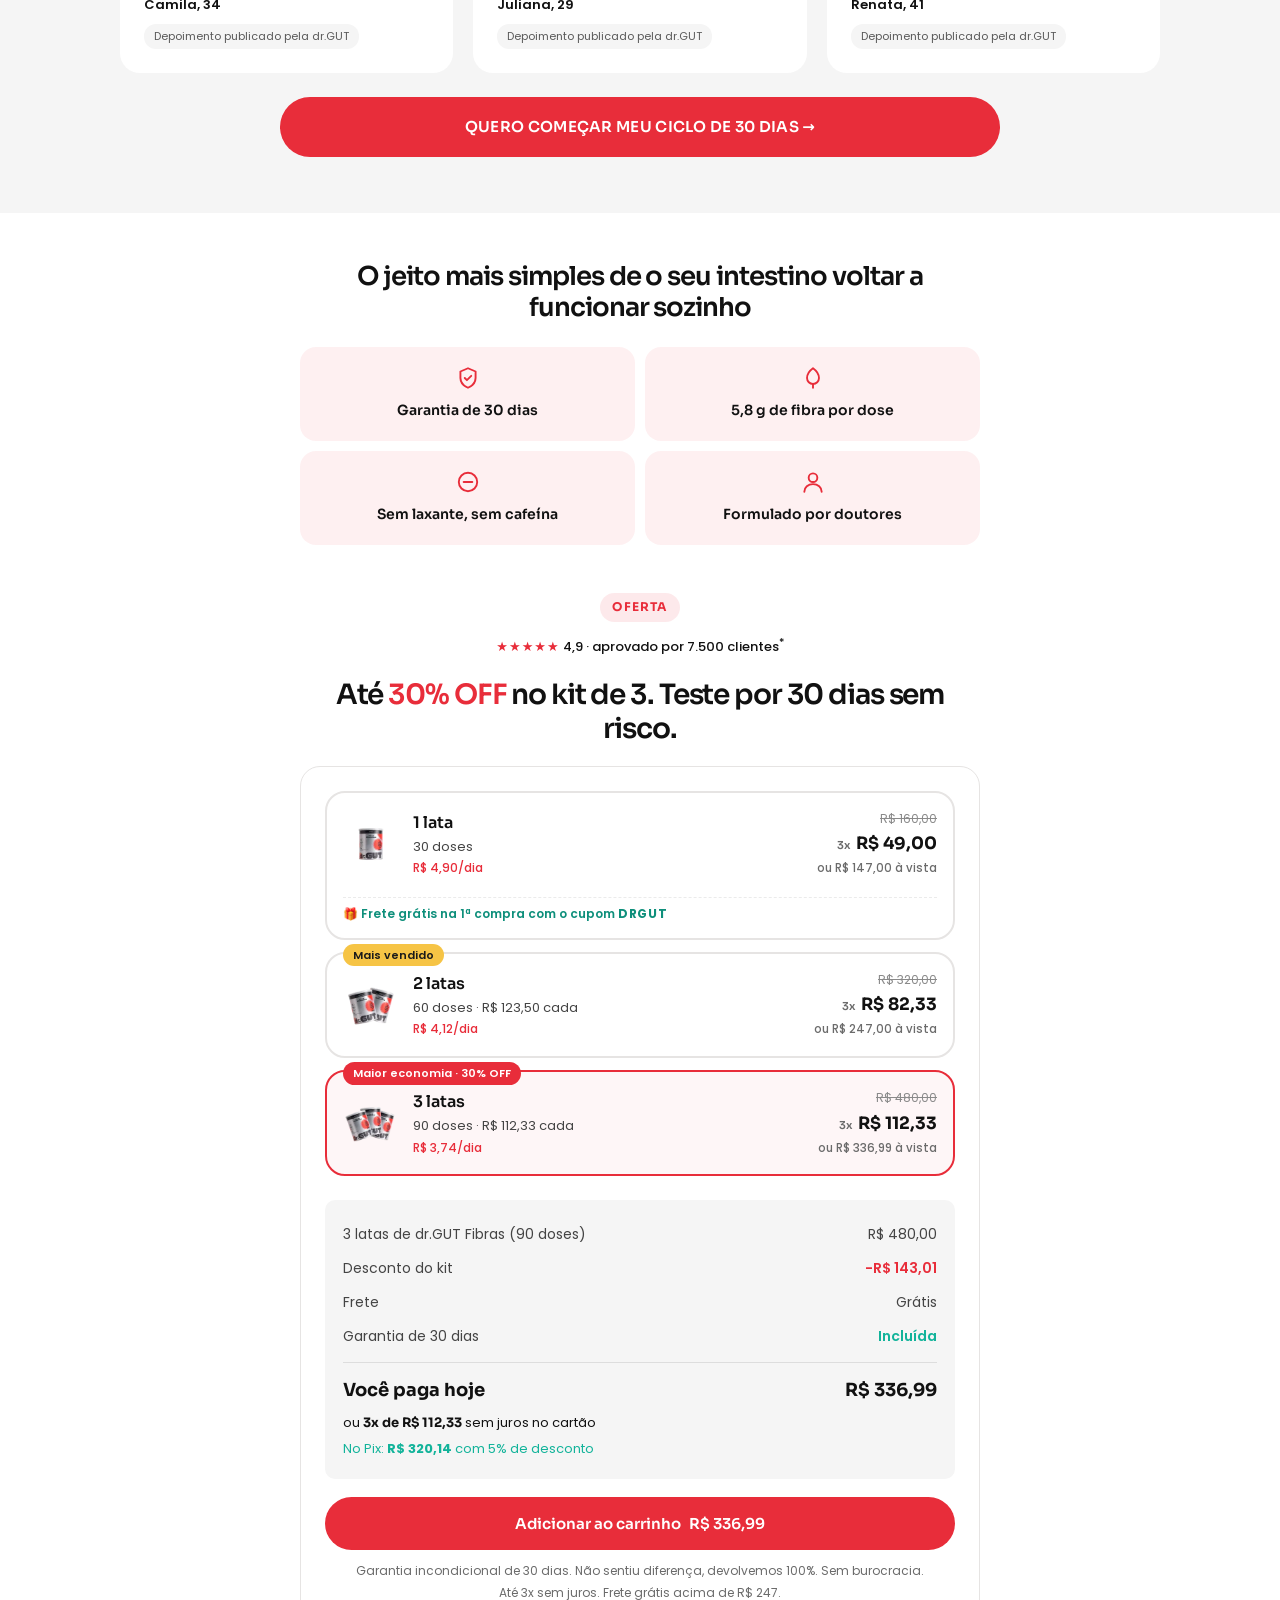
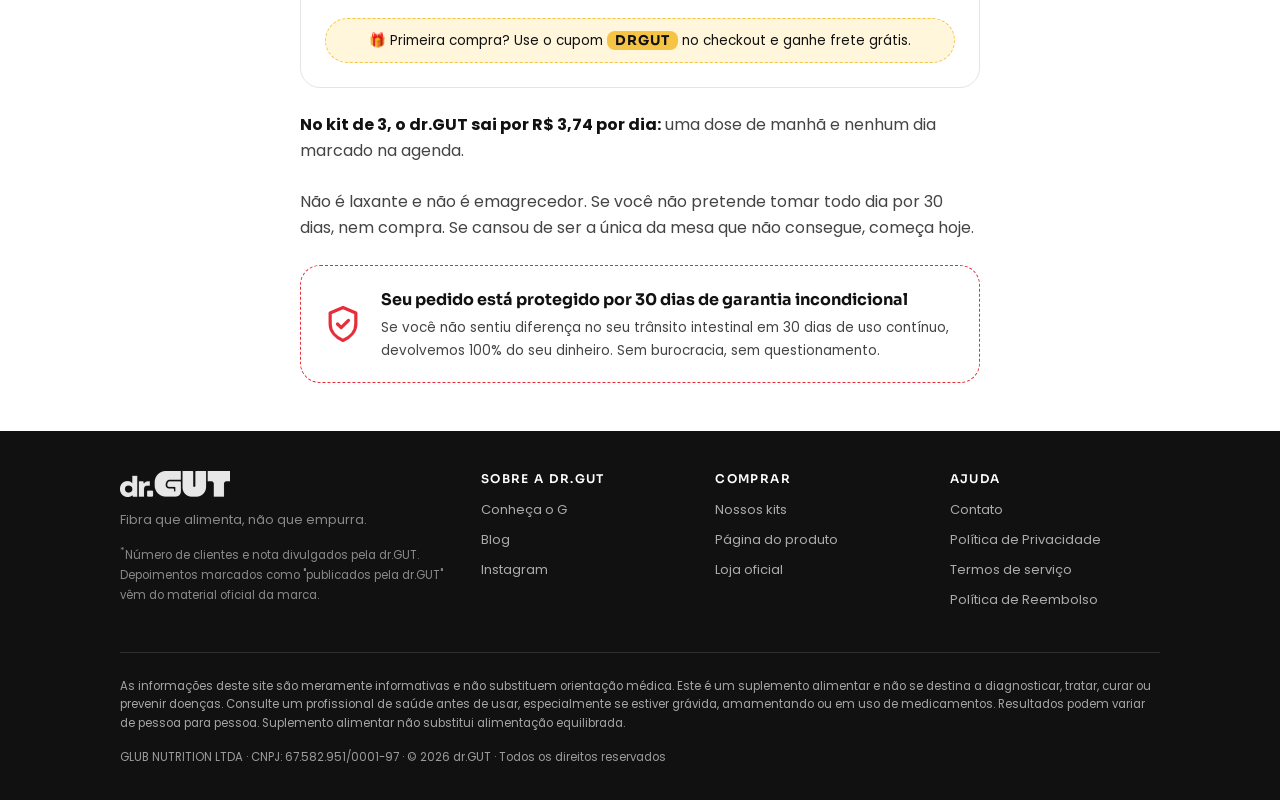
<file: laxante-v1.html>
<!doctype html>
<html lang="pt-BR">
<head>
<meta charset="utf-8">
<meta name="viewport" content="width=device-width, initial-scale=1">
<!-- noindex fica ligado até o cliente liberar tráfego (Parte C, regra 15) -->
<meta name="robots" content="noindex, nofollow">
<title>6 motivos por que tanta gente está trocando o laxante por um copo de dr.GUT</title>
<meta name="description" content="Laxante força e o problema volta. Veja os 6 motivos por que quem vivia de laxante está trocando por 5,8 g de fibras prebióticas num copo de manhã. Garantia de 30 dias.">
<link rel="preconnect" href="https://fonts.googleapis.com">
<link rel="preconnect" href="https://fonts.gstatic.com" crossorigin>
<link rel="preload" as="style" href="https://fonts.googleapis.com/css2?family=Poppins:wght@400;500;600&family=Sora:wght@500;600;700&display=swap" onload="this.onload=null;this.rel='stylesheet'">
<noscript><link rel="stylesheet" href="https://fonts.googleapis.com/css2?family=Poppins:wght@400;500;600&family=Sora:wght@500;600;700&display=swap"></noscript>
<link rel="stylesheet" href="assets/styles.css?v=20261027e">
<script src="assets/tracking.js?v=20261027" async></script>
<link rel="stylesheet" href="assets/listicle.css?v=20261027f">
<link rel="preload" as="image" href="assets/img/pack-hero.webp" fetchpriority="high">
</head>
<body class="art">
<noscript><iframe src="https://www.googletagmanager.com/ns.html?id=GTM-WW7Q4F65" height="0" width="0" style="display:none;visibility:hidden"></iframe></noscript>


<a class="skip" href="#main">Pular para o conteúdo</a>

<!-- ============ BARRA PROMO ============ -->
<div class="promo promo--l" role="region" aria-label="Avisos da loja">
  <div class="wrap promo__in">
    <span>Até 30% OFF no kit de 3</span>
    <span class="promo__sep" aria-hidden="true">·</span>
    <span>Frete grátis acima de R$ 247</span>
    <span class="promo__sep" aria-hidden="true">·</span>
    <span>Garantia de 30 dias</span>
  </div>
</div>

<!-- ============ HEADER ENXUTO ============ -->
<header class="hdr hdr--l" id="hdr">
  <div class="wrap hdr__in">
    <a class="hdr__logo" href="index.html" aria-label="dr.GUT, página do produto">
      <img src="assets/img/logo-220.png" alt="dr.GUT" width="220" height="52" decoding="async">
    </a>
    <a class="btn btn--primary" href="#oferta">Comprar</a>
  </div>
</header>

<main id="main">

<!-- ============ HERO DO ARTIGO ============ -->
<section class="ahero">
  <div class="wrap">
    <p class="ahero__stars"><span class="st" aria-hidden="true">★★★★★</span> 4,9 · aprovado por 7.500 clientes<sup>*</sup></p>
    <h1>6 motivos por que tanta gente está trocando o laxante por <em>um copo de dr.GUT de manhã</em></h1>

    <figure class="ahero__fig">
      <span class="ahero__tag">Formulado por doutores</span>
      <img src="assets/img/pack-hero.webp" alt="Lata de dr.GUT Fibras Alimentares, 240 g, sabor laranja" width="467" height="595" fetchpriority="high" decoding="async">
    </figure>

    <p class="ahero__lede">Você já bebe água. Já come salada. <strong>Já tentou chá, mamão, ameixa e aquele pó da farmácia.</strong> Melhora um dia. No terceiro, o laxante volta pra gaveta. Não é falta de esforço: tudo isso <strong>empurra</strong>. <strong>Nada alimenta o intestino.</strong></p>

    <div class="cta">
      <a class="btn btn--primary" href="#motivo-1">Entenda por quê ↓</a>
    </div>

    <ul class="pills" aria-label="Por que confiar">
      <li class="pill"><svg class="ic" aria-hidden="true" viewBox="0 0 24 24"><path d="M12 3c3.5 2.5 5.5 5.5 5.5 9A5.5 5.5 0 0 1 12 17.5 5.5 5.5 0 0 1 6.5 12c0-3.5 2-6.5 5.5-9z"/><path d="M12 21v-3.5"/></svg>5,8 g de fibra por dose</li>
      <li class="pill"><svg class="ic" aria-hidden="true" viewBox="0 0 24 24"><path d="M12 3l7 3v6c0 4-3 7.3-7 9-4-1.7-7-5-7-9V6z"/><path d="M9 12l2 2 4-4"/></svg>Garantia de 30 dias</li>
      <li class="pill"><svg class="ic" aria-hidden="true" viewBox="0 0 24 24"><circle cx="12" cy="12" r="8.5"/><path d="M8 12h8"/></svg>Sem laxante, sem cafeína</li>
      <li class="pill"><svg class="ic" aria-hidden="true" viewBox="0 0 24 24"><circle cx="12" cy="8" r="4"/><path d="M4 21c0-4 3.5-7 8-7s8 3 8 7"/></svg>Formulado por doutores</li>
    </ul>
  </div>
</section>

<!-- ============ MOTIVO 1 ============ -->
<section class="motivo" id="motivo-1">
  <div class="wrap">
    <span class="motivo__n" aria-hidden="true">1</span>
    <p class="byline">Motivo 1</p>
    <h2>Laxante faz o trabalho <em>no lugar</em> do seu intestino</h2>
    <p>Ele resolve hoje porque força por fora. Mas não entrega ao seu intestino nada do que faltava. Por isso, três dias depois, tudo volta. E muita gente sente que precisa de um pouco mais a cada mês.</p>
    <p><strong>Repara se o seu ciclo não é assim:</strong></p>
    <ul class="ciclo" aria-label="O ciclo do laxante">
      <li><span class="d">Dia 1</span><svg class="ic" aria-hidden="true" viewBox="0 0 24 24"><circle cx="12" cy="12" r="8.5"/><path d="M8 12h8"/></svg>Nada.</li>
      <li class="bad"><span class="d">Dia 2</span><svg class="ic" aria-hidden="true" viewBox="0 0 24 24"><circle cx="12" cy="12" r="8.5"/><path d="M12 8v5"/><path d="M12 16h.01"/></svg>Barriga dura, estufada. À noite a roupa aperta.</li>
      <li class="bad"><span class="d">Dia 3</span><svg class="ic" aria-hidden="true" viewBox="0 0 24 24"><rect x="6" y="3" width="12" height="18" rx="3"/><path d="M9 8h6"/><path d="M9 12h6"/></svg>O laxante.</li>
      <li class="bad"><span class="d">Dia 4</span><svg class="ic" aria-hidden="true" viewBox="0 0 24 24"><circle cx="12" cy="12" r="8.5"/><path d="M12 7v5l3 2"/></svg>Cólica, pressa, manhã inteira perto de casa.</li>
      <li><span class="d">Dia 5</span><svg class="ic" aria-hidden="true" viewBox="0 0 24 24"><path d="M4 12a8 8 0 0 1 14-5"/><path d="M18 3v4h-4"/><path d="M20 12a8 8 0 0 1-14 5"/><path d="M6 21v-4h4"/></svg>Tudo de novo.</li>
    </ul>
    <p class="callout callout--soft">Não é assim mesmo. Você só está tratando o sintoma.</p>
    <div class="cta">
      <a class="btn btn--primary" href="#oferta">Quero sair desse ciclo →</a>
      <p class="cta__sub"><svg class="ic" aria-hidden="true" viewBox="0 0 24 24"><path d="M12 3l7 3v6c0 4-3 7.3-7 9-4-1.7-7-5-7-9V6z"/><path d="M9 12l2 2 4-4"/></svg>Garantia de 30 dias · Até 30% OFF no kit</p>
    </div>
  </div>
</section>

<!-- ============ MOTIVO 2 ============ -->
<section class="motivo" id="motivo-2">
  <div class="wrap">
    <span class="motivo__n" aria-hidden="true">2</span>
    <p class="byline">Motivo 2</p>
    <h2>Água e salada cuidam do que passa. <em>Ninguém alimentou as bactérias.</em></h2>
    <p>Seu intestino não funciona na base da força. Ele funciona quando as bactérias boas que vivem nele estão bem alimentadas. E a comida delas tem nome: <strong>fibra prebiótica</strong>.</p>
    <p>O problema é que fibra se mede em gramas, e a conta não fecha. O brasileiro come em média <strong>15 g de fibra por dia</strong>. O corpo pede <strong>25 a 30 g</strong>.</p>

    <figure class="chart">
      <div class="chart__row">
        <p class="chart__lab">O que o brasileiro come</p>
        <div class="chart__track"><div class="chart__bar chart__bar--low" style="width:50%"><span>15 g</span></div></div>
      </div>
      <div class="chart__row">
        <p class="chart__lab">O que o corpo pede</p>
        <div class="chart__track"><div class="chart__bar chart__bar--goal" style="width:100%"><span>25 a 30 g</span></div></div>
      </div>
      <div class="chart__row">
        <p class="chart__lab">Uma dose de dr.GUT</p>
        <div class="chart__track"><div class="chart__bar chart__bar--us" style="width:19.3%"><span>5,8 g</span></div></div>
      </div>
      <div class="chart__axis" aria-hidden="true"><span>0</span><span>10 g</span><span>20 g</span><span>30 g</span></div>
      <figcaption>Consumo médio de fibra no Brasil contra a recomendação para adultos. Fonte: IBGE, Pesquisa de Orçamentos Familiares, citada pela dr.GUT. Escala de 0 a 30 g.</figcaption>
    </figure>

    <p>É por isso que dá pra fazer tudo certo e continuar indo de dois em dois dias, quando vai. Uma dose cobre 5,8 g desse buraco. Não fecha sozinha, e a gente não vai dizer que fecha. Mas é a parte que ninguém estava cobrindo.</p>
    <p class="callout">Você já fez a sua parte. Faltava alimentar quem faz o trabalho.</p>
    <div class="cta">
      <a class="btn btn--primary" href="#oferta">Quero meu intestino de volta →</a>
      <p class="cta__sub"><svg class="ic" aria-hidden="true" viewBox="0 0 24 24"><path d="M12 3l7 3v6c0 4-3 7.3-7 9-4-1.7-7-5-7-9V6z"/><path d="M9 12l2 2 4-4"/></svg>Garantia de 30 dias · Até 30% OFF no kit</p>
    </div>
  </div>
</section>

<!-- ============ MOTIVO 3 ============ -->
<section class="motivo" id="motivo-3">
  <div class="wrap">
    <span class="motivo__n" aria-hidden="true">3</span>
    <p class="byline">Motivo 3</p>
    <h2>3 fibras com funções diferentes, <em>5,8 g de verdade</em>, em 1 dose</h2>
    <figure class="motivo__fig">
      <img src="assets/img/nutrition-520.webp" srcset="assets/img/nutrition-520.webp 520w, assets/img/nutrition.webp 900w" sizes="(min-width: 768px) 520px, calc(100vw - 32px)" alt="Tabela nutricional do dr.GUT: 14 kcal, 5,8 g de fibras, 0 g de açúcar adicionado, vitamina C, biotina, zinco e selênio por dose" width="900" height="900" loading="lazy" decoding="async">
    </figure>
    <p>"3 fibras" parece propaganda. Por isso, aqui está o que cada uma faz:</p>
    <ul class="fibras">
      <li><span class="fibras__n">1</span><p><strong>Polidextrose</strong>Dá volume e maciez ao trânsito intestinal. É a que faz o bolo andar sem esforço.</p></li>
      <li><span class="fibras__n">2</span><p><strong>Inulina de chicória</strong>A prebiótica clássica, alimento preferido das bactérias boas. É ela que reequilibra a fermentação, e a barriga para de crescer ao longo do dia.</p></li>
      <li><span class="fibras__n">3</span><p><strong>Goma guar parcialmente hidrolisada</strong>Suave, dissolve sem virar gel. É a razão de você conseguir tomar todo dia, e não desistir na segunda semana.</p></li>
    </ul>
    <p>E, como prato menor também quer dizer menos nutriente, cada dose traz <strong>100% do valor diário de vitamina C, zinco e biotina</strong> e 50% de selênio. Tudo isso com 14 kcal e zero açúcar adicionado.</p>
    <p class="callout callout--soft">Volume sem alimento é peso parado. Alimento sem maciez é esforço. As três juntas, todo dia.</p>
    <div class="cta">
      <a class="btn btn--primary" href="#oferta">Ver a fórmula completa →</a>
      <p class="cta__sub"><svg class="ic" aria-hidden="true" viewBox="0 0 24 24"><path d="M12 3l7 3v6c0 4-3 7.3-7 9-4-1.7-7-5-7-9V6z"/><path d="M9 12l2 2 4-4"/></svg>Garantia de 30 dias · Até 30% OFF no kit</p>
    </div>
  </div>
</section>

<!-- ============ MOTIVO 4 ============ -->
<section class="motivo" id="motivo-4">
  <div class="wrap">
    <span class="motivo__n" aria-hidden="true">4</span>
    <p class="byline">Motivo 4</p>
    <h2>Não força, não dá cólica e <em>não tem dia certo pra tomar</em></h2>
    <figure class="motivo__fig">
      <img src="assets/img/timeline-520.webp" srcset="assets/img/timeline-520.webp 520w, assets/img/timeline.webp 900w" sizes="(min-width: 768px) 520px, calc(100vw - 32px)" alt="O que esperar ao incluir o dr.GUT na rotina: dias 1 a 3, 4 a 14 e 14 a 30" width="900" height="900" loading="lazy" decoding="async">
    </figure>
    <p>Muito chá "natural" e muita cápsula que desincha têm laxante na fórmula, só com outro nome. Por isso vêm com efeito pra esperar e sábado pra reservar.</p>
    <p>O dr.GUT não tem laxante, não tem cafeína e não tem nada que force. <strong>Você toma de manhã, na frente de quem for, e segue o dia.</strong> Nos primeiros dias o intestino cria ritmo. Entre o dia 4 e o 14, a barriga fica mais leve ao longo do dia. Até o dia 30, roupa confortável de manhã à noite.</p>
    <div class="hint">
      <svg class="ic" aria-hidden="true" viewBox="0 0 24 24"><circle cx="12" cy="12" r="8.5"/><path d="M12 8v5"/><path d="M12 16h.01"/></svg>
      <p><strong>Um aviso honesto:</strong> nos primeiros dias, algumas pessoas sentem um pouco mais de gases. É a fibra começando a agir, e passa. Comece com meia dose e aumente aos poucos.</p>
    </div>
    <blockquote class="depo">
      <p class="st"><span role="img" aria-label="5 de 5 estrelas">★★★★★</span></p>
      <p>"Eu inchava tanto que às 18h parecia grávida. Em 2 semanas isso acabou. Hoje minha barriga é leve o dia inteiro."</p>
      <cite>Renata Oliveira · <b>Avaliação verificada no site</b></cite>
    </blockquote>
    <div class="cta">
      <a class="btn btn--primary" href="#oferta">Quero minha manhã de volta →</a>
      <p class="cta__sub"><svg class="ic" aria-hidden="true" viewBox="0 0 24 24"><path d="M12 3l7 3v6c0 4-3 7.3-7 9-4-1.7-7-5-7-9V6z"/><path d="M9 12l2 2 4-4"/></svg>Garantia de 30 dias · Até 30% OFF no kit</p>
    </div>
  </div>
</section>

<!-- ============ MOTIVO 5 ============ -->
<section class="motivo" id="motivo-5">
  <div class="wrap">
    <span class="motivo__n" aria-hidden="true">5</span>
    <p class="byline">Motivo 5</p>
    <h2>1 dose. 1 copo. 30 segundos. <em>Gosto de laranja, não de grama.</em></h2>
    <ol class="passos">
      <li><img src="assets/img/step1.webp" alt="" width="160" height="160" loading="lazy" decoding="async"><p><strong>1</strong>200 ml de água bem gelada</p></li>
      <li><img src="assets/img/step2.webp" alt="" width="160" height="160" loading="lazy" decoding="async"><p><strong>2</strong>1 dose (8 g) de dr.GUT</p></li>
      <li><img src="assets/img/step3.webp" alt="" width="160" height="160" loading="lazy" decoding="async"><p><strong>3</strong>Mexe, pronto, sai tomando</p></li>
    </ol>
    <p>O pote de fibra vai pro fundo do armário porque tem gosto de castigo e textura de gosma. E o que você não toma, não funciona.</p>
    <p>O dr.GUT dissolve na água em 30 segundos, sem empelotar, sem liquidificador. <strong>Sabor laranja de verdade</strong>, zero açúcar adicionado, adoçado com estévia, 14 kcal. Encaixa no café que você já toma. Sem lista pra cumprir, sem sistema pra montar e sem largar o arroz com feijão.</p>
    <div class="cta">
      <a class="btn btn--primary" href="#oferta">Quero a dose que se sente →</a>
      <p class="cta__sub"><svg class="ic" aria-hidden="true" viewBox="0 0 24 24"><path d="M12 3l7 3v6c0 4-3 7.3-7 9-4-1.7-7-5-7-9V6z"/><path d="M9 12l2 2 4-4"/></svg>Garantia de 30 dias · Até 30% OFF no kit</p>
    </div>
  </div>
</section>

<!-- ============ MOTIVO 6 ============ -->
<section class="motivo" id="motivo-6">
  <div class="wrap">
    <span class="motivo__n" aria-hidden="true">6</span>
    <p class="byline">Motivo 6</p>
    <h2>Quem já testou <em>explica melhor que a gente</em></h2>
    <figure class="motivo__fig">
      <img src="assets/img/product-card-520.webp" srcset="assets/img/product-card-520.webp 520w, assets/img/product-card.webp 900w" sizes="(min-width: 768px) 520px, calc(100vw - 32px)" alt="Aprovado por 7.500 clientes, nota 4,9 de 5, com depoimentos de clientes" width="900" height="900" loading="lazy" decoding="async">
    </figure>
    <ul class="checks">
      <li><svg class="ic" aria-hidden="true" viewBox="0 0 24 24"><circle cx="12" cy="12" r="8.5"/><path d="M8.5 12.5l2.5 2.5 4.5-5"/></svg>Aprovado por 7.500 clientes, nota 4,9 de 5<sup>*</sup></li>
      <li><svg class="ic" aria-hidden="true" viewBox="0 0 24 24"><circle cx="12" cy="12" r="8.5"/><path d="M8.5 12.5l2.5 2.5 4.5-5"/></svg>Formulado por doutores, cada ingrediente na dose certa</li>
      <li><svg class="ic" aria-hidden="true" viewBox="0 0 24 24"><circle cx="12" cy="12" r="8.5"/><path d="M8.5 12.5l2.5 2.5 4.5-5"/></svg>Sem glúten, sem cafeína, zero açúcar adicionado</li>
      <li><svg class="ic" aria-hidden="true" viewBox="0 0 24 24"><circle cx="12" cy="12" r="8.5"/><path d="M8.5 12.5l2.5 2.5 4.5-5"/></svg>Garantia incondicional de 30 dias, sem burocracia</li>
    </ul>
    <div class="cta">
      <a class="btn btn--primary" href="#oferta">Garantir meu dr.GUT →</a>
      <p class="cta__sub"><svg class="ic" aria-hidden="true" viewBox="0 0 24 24"><path d="M12 3l7 3v6c0 4-3 7.3-7 9-4-1.7-7-5-7-9V6z"/><path d="M9 12l2 2 4-4"/></svg>Garantia de 30 dias · Até 30% OFF no kit</p>
    </div>
  </div>
</section>

<!-- ============ PROVA SOCIAL ============ -->
<section class="prova" id="avaliacoes">
  <div class="wrap">
    <h2>Quem trocou o laxante conta como foi</h2>
    <div class="prova__grid">
      <blockquote class="pcard">
        <p class="st"><span role="img" aria-label="5 de 5 estrelas">★★★★★</span></p>
        <h3>"Tipo reloginho"</h3>
        <p>Terceira semana e meu intestino descobriu que existe rotina. Eu era do time "2x por semana com sorte" e achava normal. Hoje é todo dia, de manhã. Nunca que eu ia imaginar que era só... fibra?</p>
        <footer><cite>Camila, 34</cite><span class="tag">Depoimento publicado pela dr.GUT</span></footer>
      </blockquote>
      <blockquote class="pcard">
        <p class="st"><span role="img" aria-label="4 de 5 estrelas">★★★★☆</span></p>
        <h3>"A mesma barriga das 8h"</h3>
        <p>O que mudou pra mim: chegar às 19h com a mesma barriga das 8h. Eu vivia estufada no fim do dia e jurava que era "meu normal". Umas 2 semanas de uso constante e a calça parou de me apertar de noite.</p>
        <footer><cite>Juliana, 29</cite><span class="tag">Depoimento publicado pela dr.GUT</span></footer>
      </blockquote>
      <blockquote class="pcard">
        <p class="st"><span role="img" aria-label="5 de 5 estrelas">★★★★★</span></p>
        <h3>"Esse eu continuo tomando"</h3>
        <p>Comprei desconfiada porque já joguei dinheiro fora com uns 3 pós verdes. A diferença: esse aqui eu continuo tomando. Dissolve rápido, não tem gosma, e o gosto de laranja é gostoso de verdade. Já pedi o segundo pote.</p>
        <footer><cite>Renata, 41</cite><span class="tag">Depoimento publicado pela dr.GUT</span></footer>
      </blockquote>
    </div>
    <div class="cta">
      <a class="btn btn--primary" href="#oferta">Quero começar meu ciclo de 30 dias →</a>
    </div>
  </div>
</section>

<!-- ============ RECAP ============ -->
<section class="recap">
  <div class="wrap">
    <h2>O jeito mais simples de o seu intestino voltar a funcionar sozinho</h2>
    <ul class="recap__grid">
      <li><svg class="ic" aria-hidden="true" viewBox="0 0 24 24"><path d="M12 3l7 3v6c0 4-3 7.3-7 9-4-1.7-7-5-7-9V6z"/><path d="M9 12l2 2 4-4"/></svg>Garantia de 30 dias</li>
      <li><svg class="ic" aria-hidden="true" viewBox="0 0 24 24"><path d="M12 3c3.5 2.5 5.5 5.5 5.5 9A5.5 5.5 0 0 1 12 17.5 5.5 5.5 0 0 1 6.5 12c0-3.5 2-6.5 5.5-9z"/><path d="M12 21v-3.5"/></svg>5,8 g de fibra por dose</li>
      <li><svg class="ic" aria-hidden="true" viewBox="0 0 24 24"><circle cx="12" cy="12" r="8.5"/><path d="M8 12h8"/></svg>Sem laxante, sem cafeína</li>
      <li><svg class="ic" aria-hidden="true" viewBox="0 0 24 24"><circle cx="12" cy="8" r="4"/><path d="M4 21c0-4 3.5-7 8-7s8 3 8 7"/></svg>Formulado por doutores</li>
    </ul>
  </div>
</section>

<!-- ============ OFERTA FINAL ============ -->
<section class="oferta" id="oferta">
  <div class="wrap">
    <span class="oferta__kick">Oferta</span>
    <p class="oferta__stars"><span class="st" aria-hidden="true">★★★★★</span> 4,9 · aprovado por 7.500 clientes<sup>*</sup></p>
    <h2>Até <em>30% OFF</em> no kit de 3. Teste por 30 dias sem risco.</h2>

    <div class="buy__panel">
      <!-- Um produto, uma variante: os kits são a mesma lata em quantidade 1, 2 ou 3.
           Preços e descontos por quantidade conferidos no checkout Yampi (ver assets/app.js). -->
      <div class="plans" role="radiogroup" aria-label="Escolha a quantidade" id="plans">
        <div class="plan" role="radio" aria-checked="false" tabindex="-1"
             data-qty="1"              data-total="147.00" data-compare="160.00" data-save="13.00" data-perdose="4.90" data-ship="0">
          <img src="assets/img/kit1-160.webp" alt="" width="160" height="160" loading="lazy" decoding="async">
          <div class="plan__txt">
            <p class="plan__name">1 lata</p>
            <p class="plan__unit">30 doses</p>
            <p class="plan__dose">R$ 4,90/dia</p>
          </div>
          <div class="plan__price"><span class="plan__was"><span class="sr">Preço original:</span> R$ 160,00</span><span class="plan__now"><small>3x</small> R$ 49,00</span><span class="plan__inst">ou R$ 147,00 à vista</span></div>
          <p class="plan__coupon">🎁 Frete grátis na 1ª compra com o cupom <strong>DRGUT</strong></p>
        </div>

        <div class="plan" role="radio" aria-checked="false" tabindex="-1"
             data-qty="2"              data-total="247.00" data-compare="320.00" data-save="73.00" data-perdose="4.12" data-ship="0">
          <span class="plan__tag">Mais vendido</span>
          <img src="assets/img/kit2-160.webp" alt="" width="160" height="160" loading="lazy" decoding="async">
          <div class="plan__txt">
            <p class="plan__name">2 latas</p>
            <p class="plan__unit">60 doses · R$ 123,50 cada</p>
            <p class="plan__dose">R$ 4,12/dia</p>
          </div>
          <div class="plan__price"><span class="plan__was"><span class="sr">Preço original:</span> R$ 320,00</span><span class="plan__now"><small>3x</small> R$ 82,33</span><span class="plan__inst">ou R$ 247,00 à vista</span></div>
        </div>

        <div class="plan" role="radio" aria-checked="true" tabindex="0"
             data-qty="3"              data-total="336.99" data-compare="480.00" data-save="143.01" data-perdose="3.74" data-ship="1">
          <span class="plan__tag plan__tag--alt">Maior economia · 30% OFF</span>
          <img src="assets/img/kit3-160.webp" alt="" width="160" height="160" loading="lazy" decoding="async">
          <div class="plan__txt">
            <p class="plan__name">3 latas</p>
            <p class="plan__unit">90 doses · R$ 112,33 cada</p>
            <p class="plan__dose">R$ 3,74/dia</p>
          </div>
          <div class="plan__price"><span class="plan__was"><span class="sr">Preço original:</span> R$ 480,00</span><span class="plan__now"><small>3x</small> R$ 112,33</span><span class="plan__inst">ou R$ 336,99 à vista</span></div>
        </div>
      </div>

      <div class="receipt" aria-live="polite">
        <div class="receipt__line"><span data-r-label>3 latas de dr.GUT Fibras (90 doses)</span><span data-r-compare>R$ 480,00</span></div>
        <div class="receipt__line"><span>Desconto do kit</span><span class="neg" data-r-save>-R$ 143,01</span></div>
        <div class="receipt__line"><span>Frete</span><span data-r-ship>Grátis</span></div>
        <div class="receipt__line"><span>Garantia de 30 dias</span><span class="inc">Incluída</span></div>
        <div class="receipt__total"><span>Você paga hoje</span><span data-r-total>R$ 336,99</span></div>
        <p class="receipt__inst">ou <strong data-r-inst>3x de R$ 112,33</strong> sem juros no cartão</p>
        <p class="receipt__pix">No Pix: <strong data-r-pix>R$ 320,14</strong> com 5% de desconto</p>
      </div>

      <button class="btn btn--primary btn--full" type="button" data-add>
        Adicionar ao carrinho <span data-add-price>R$ 336,99</span>
      </button>
      <p class="micro">Garantia incondicional de 30 dias. Não sentiu diferença, devolvemos 100%. Sem burocracia.</p>
      <p class="micro micro--alt">Até 3x sem juros. Frete grátis acima de R$ 247.</p>
      <p class="coupon">🎁 Primeira compra? Use o cupom <strong>DRGUT</strong> no checkout e ganhe frete grátis.</p>
    </div>

    <p class="oferta__p"><strong>No kit de 3, o dr.GUT sai por R$ 3,74 por dia:</strong> uma dose de manhã e nenhum dia marcado na agenda.</p>
    <p class="oferta__p">Não é laxante e não é emagrecedor. Se você não pretende tomar todo dia por 30 dias, nem compra. Se cansou de ser a única da mesa que não consegue, começa hoje.</p>

    <div class="garantia">
      <svg class="ic" aria-hidden="true" viewBox="0 0 24 24"><path d="M12 3l7 3v6c0 4-3 7.3-7 9-4-1.7-7-5-7-9V6z"/><path d="M9 12l2 2 4-4"/></svg>
      <p><b>Seu pedido está protegido por 30 dias de garantia incondicional</b>Se você não sentiu diferença no seu trânsito intestinal em 30 dias de uso contínuo, devolvemos 100% do seu dinheiro. Sem burocracia, sem questionamento.</p>
    </div>
  </div>
</section>

</main>

<!-- ============ RODAPÉ ============ -->
<footer class="ft ft--l">
  <div class="wrap">
    <div class="ft__grid">
      <div>
        <img src="assets/img/logo-220.png" alt="dr.GUT" width="220" height="52" loading="lazy" decoding="async" class="ft__logo">
        <p class="ft__note">Fibra que alimenta, não que empurra.</p>
        <p class="ft__note ft__note--src"><sup>*</sup>Número de clientes e nota divulgados pela dr.GUT. Depoimentos marcados como "publicados pela dr.GUT" vêm do material oficial da marca.</p>
      </div>
      <div>
        <h3>Sobre a dr.GUT</h3>
        <ul>
          <li><a href="https://www.drgut.com.br/pages/conheca-o-g">Conheça o G</a></li>
          <li><a href="https://www.drgut.com.br/blogs/news">Blog</a></li>
          <li><a href="https://www.instagram.com/drgut.com.br/">Instagram</a></li>
        </ul>
      </div>
      <div>
        <h3>Comprar</h3>
        <ul>
          <li><a href="#oferta">Nossos kits</a></li>
          <li><a href="index.html">Página do produto</a></li>
          <li><a href="https://www.drgut.com.br/">Loja oficial</a></li>
        </ul>
      </div>
      <div>
        <h3>Ajuda</h3>
        <ul>
          <li><a href="https://www.drgut.com.br/pages/contact">Contato</a></li>
          <li><a href="https://www.drgut.com.br/pages/politica-de-privacidade">Política de Privacidade</a></li>
          <li><a href="https://www.drgut.com.br/pages/termos-de-servico">Termos de serviço</a></li>
          <li><a href="https://www.drgut.com.br/pages/politica-de-reembolso">Política de Reembolso</a></li>
        </ul>
      </div>
    </div>
    <p class="ft__disc">As informações deste site são meramente informativas e não substituem orientação médica. Este é um suplemento alimentar e não se destina a diagnosticar, tratar, curar ou prevenir doenças. Consulte um profissional de saúde antes de usar, especialmente se estiver grávida, amamentando ou em uso de medicamentos. Resultados podem variar de pessoa para pessoa. Suplemento alimentar não substitui alimentação equilibrada.</p>
    <p class="ft__cnpj">GLUB NUTRITION LTDA · CNPJ: 67.582.951/0001-97 · © 2026 dr.GUT · Todos os direitos reservados</p>
  </div>
</footer>

<!-- ============ CTA FIXO MOBILE ============ -->
<div class="sticky" id="sticky" hidden>
  <div class="sticky__txt">
    <p class="sticky__name">dr.GUT Fibras · kit de 3</p>
    <p class="sticky__price" data-sticky-price>3x de R$ 112,33</p>
  </div>
  <a class="btn btn--primary" href="#oferta">Ver oferta</a>
</div>

<!-- ============ CART DRAWER ============ -->
<div class="ovl" data-cart-ovl hidden></div>
<aside class="cart" id="cart" role="dialog" aria-modal="true" aria-labelledby="cartTitle" hidden>
  <div class="cart__hd">
    <h2 id="cartTitle">Seu carrinho</h2>
    <button class="cart__x" type="button" data-cart-close aria-label="Fechar carrinho">
      <svg class="ic" aria-hidden="true" viewBox="0 0 24 24"><path d="M6 6l12 12"/><path d="M18 6L6 18"/></svg>
    </button>
  </div>
  <p class="cart__ship" data-cart-ship hidden>Você ganhou frete grátis</p>
  <div class="cart__body" data-cart-lines></div>
  <p class="cart__empty" data-cart-empty>Seu carrinho está vazio.</p>
  <div class="cart__ft">
    <div class="cart__row"><span>Subtotal</span><strong data-cart-total>R$ 0,00</strong></div>
    <p class="cart__pix">No Pix: <strong data-cart-pix>R$ 0,00</strong> com 5% de desconto</p>
    <a class="btn btn--primary btn--full" href="#" data-checkout>Finalizar a compra</a>
    <p class="micro center">Compra segura · Garantia 30 dias · 3x sem juros</p>
  </div>
</aside>

<script src="assets/app.js?v=20261027g" defer></script>
</body>
</html>
</file>
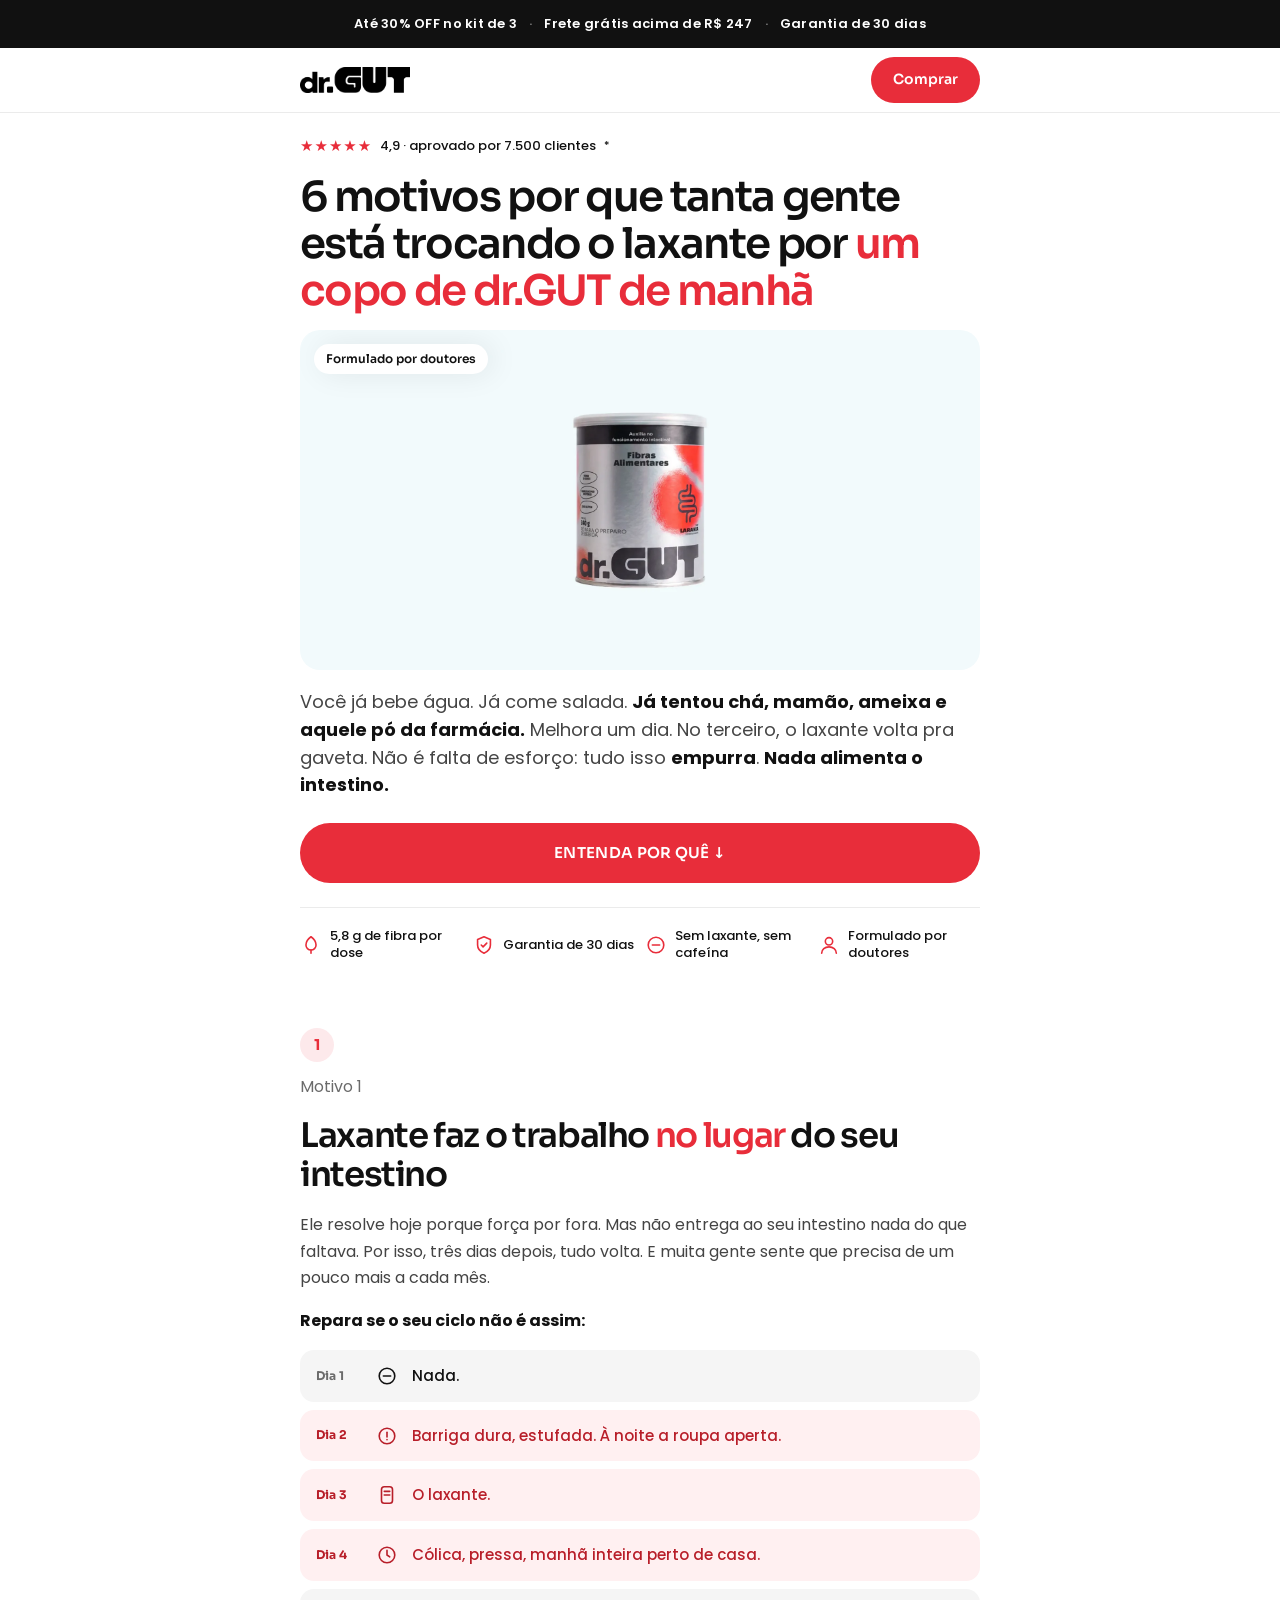
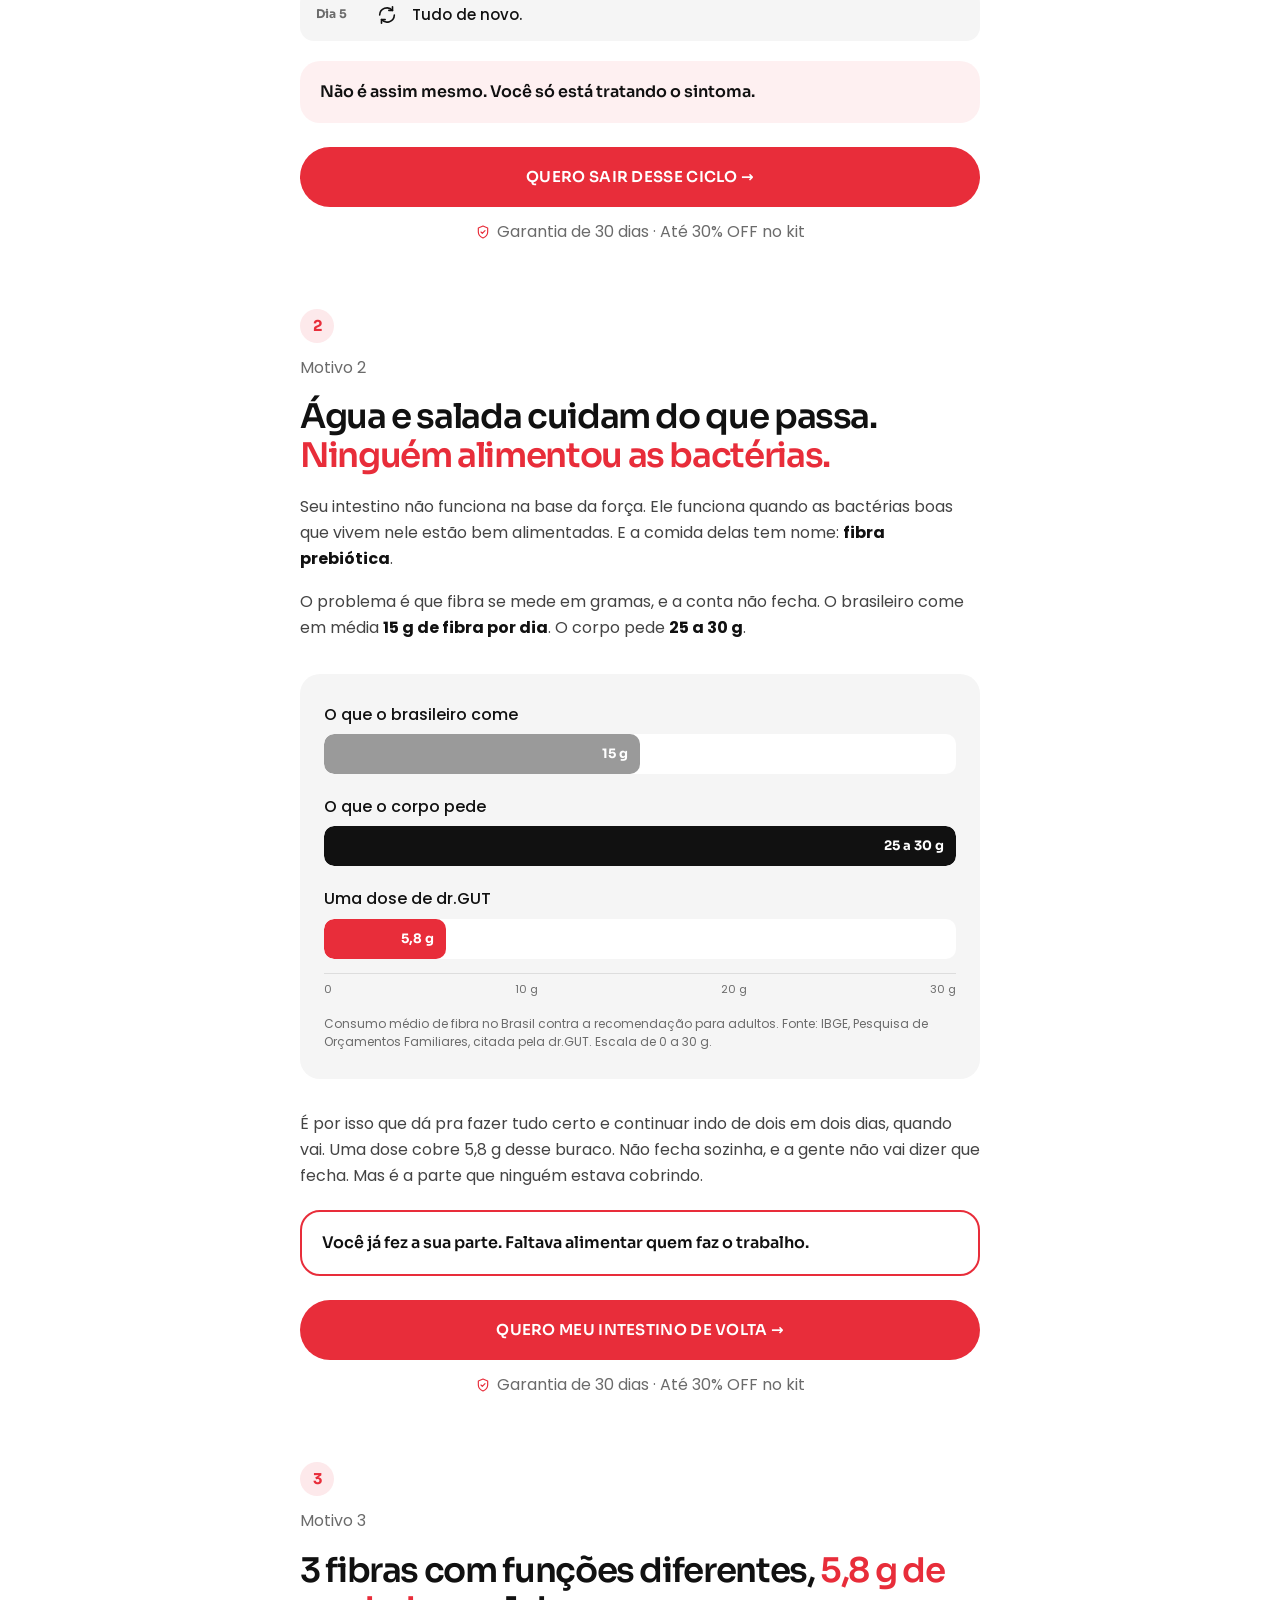
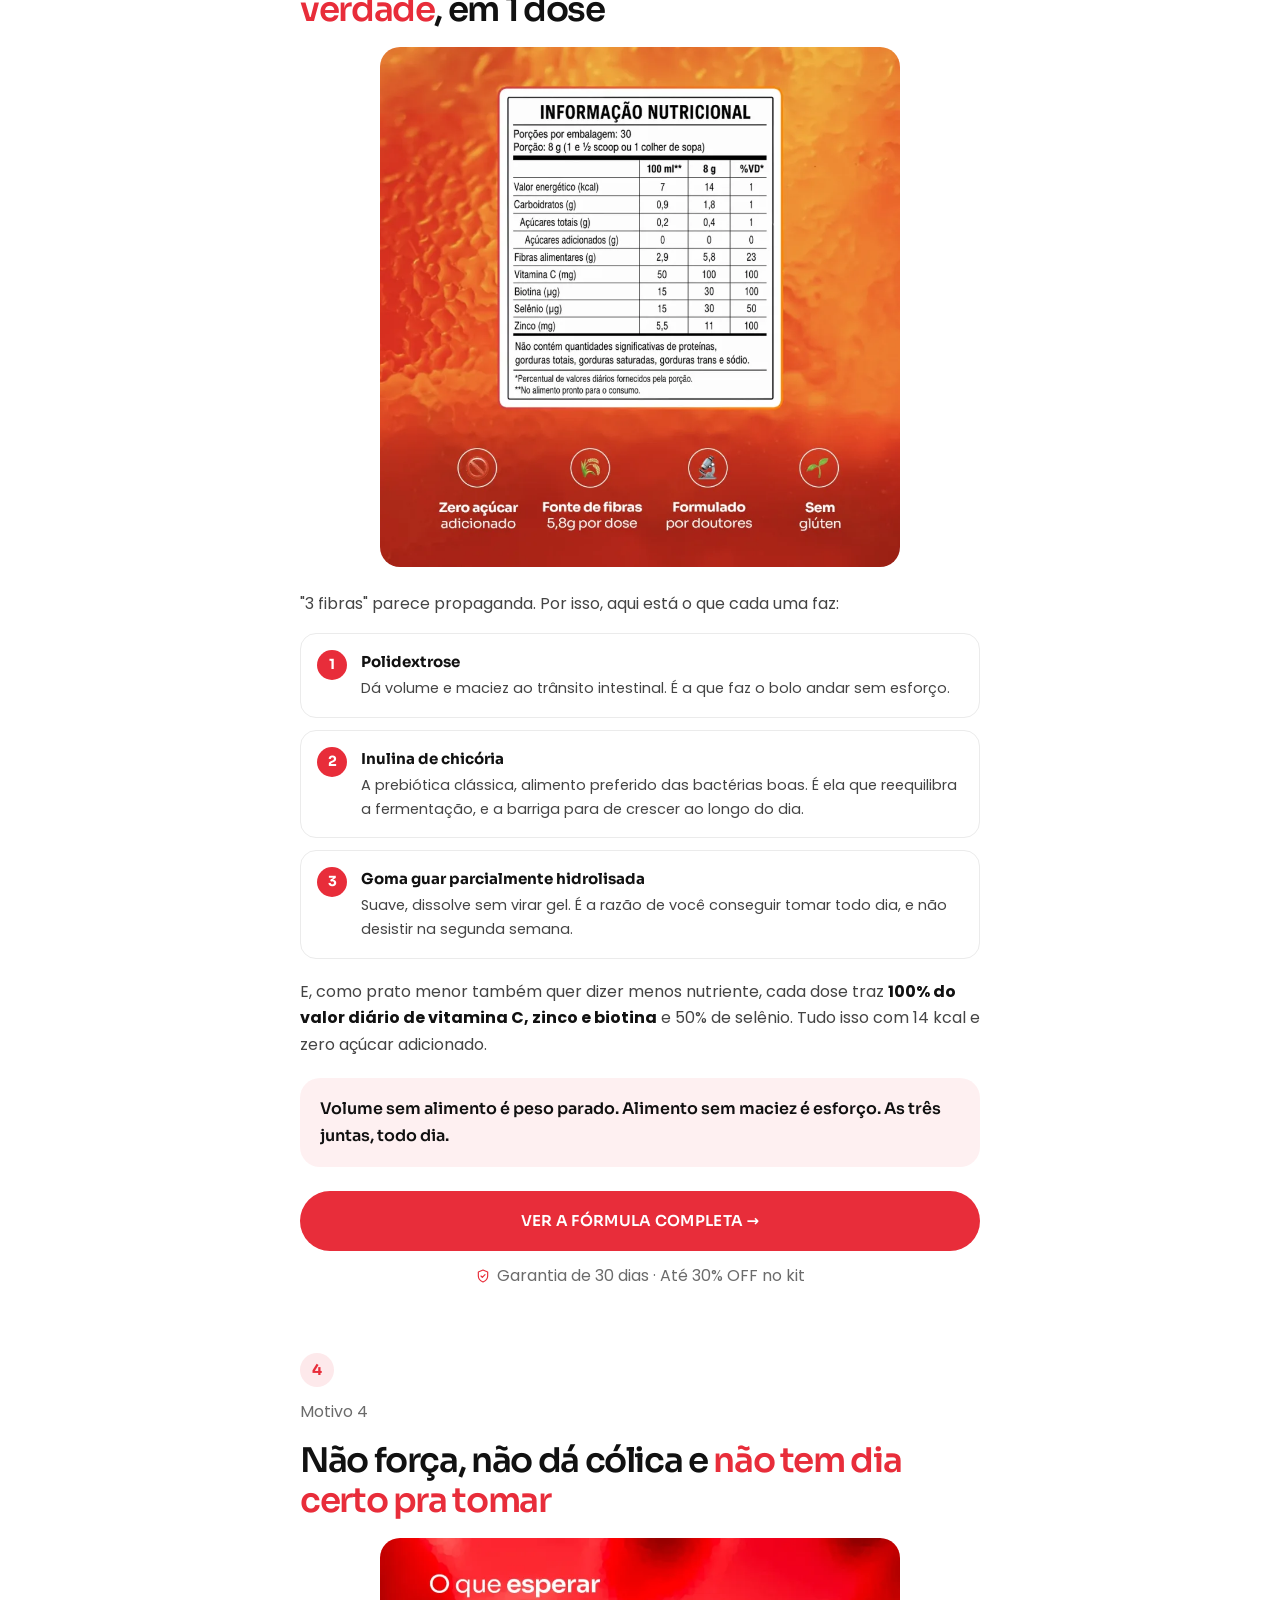
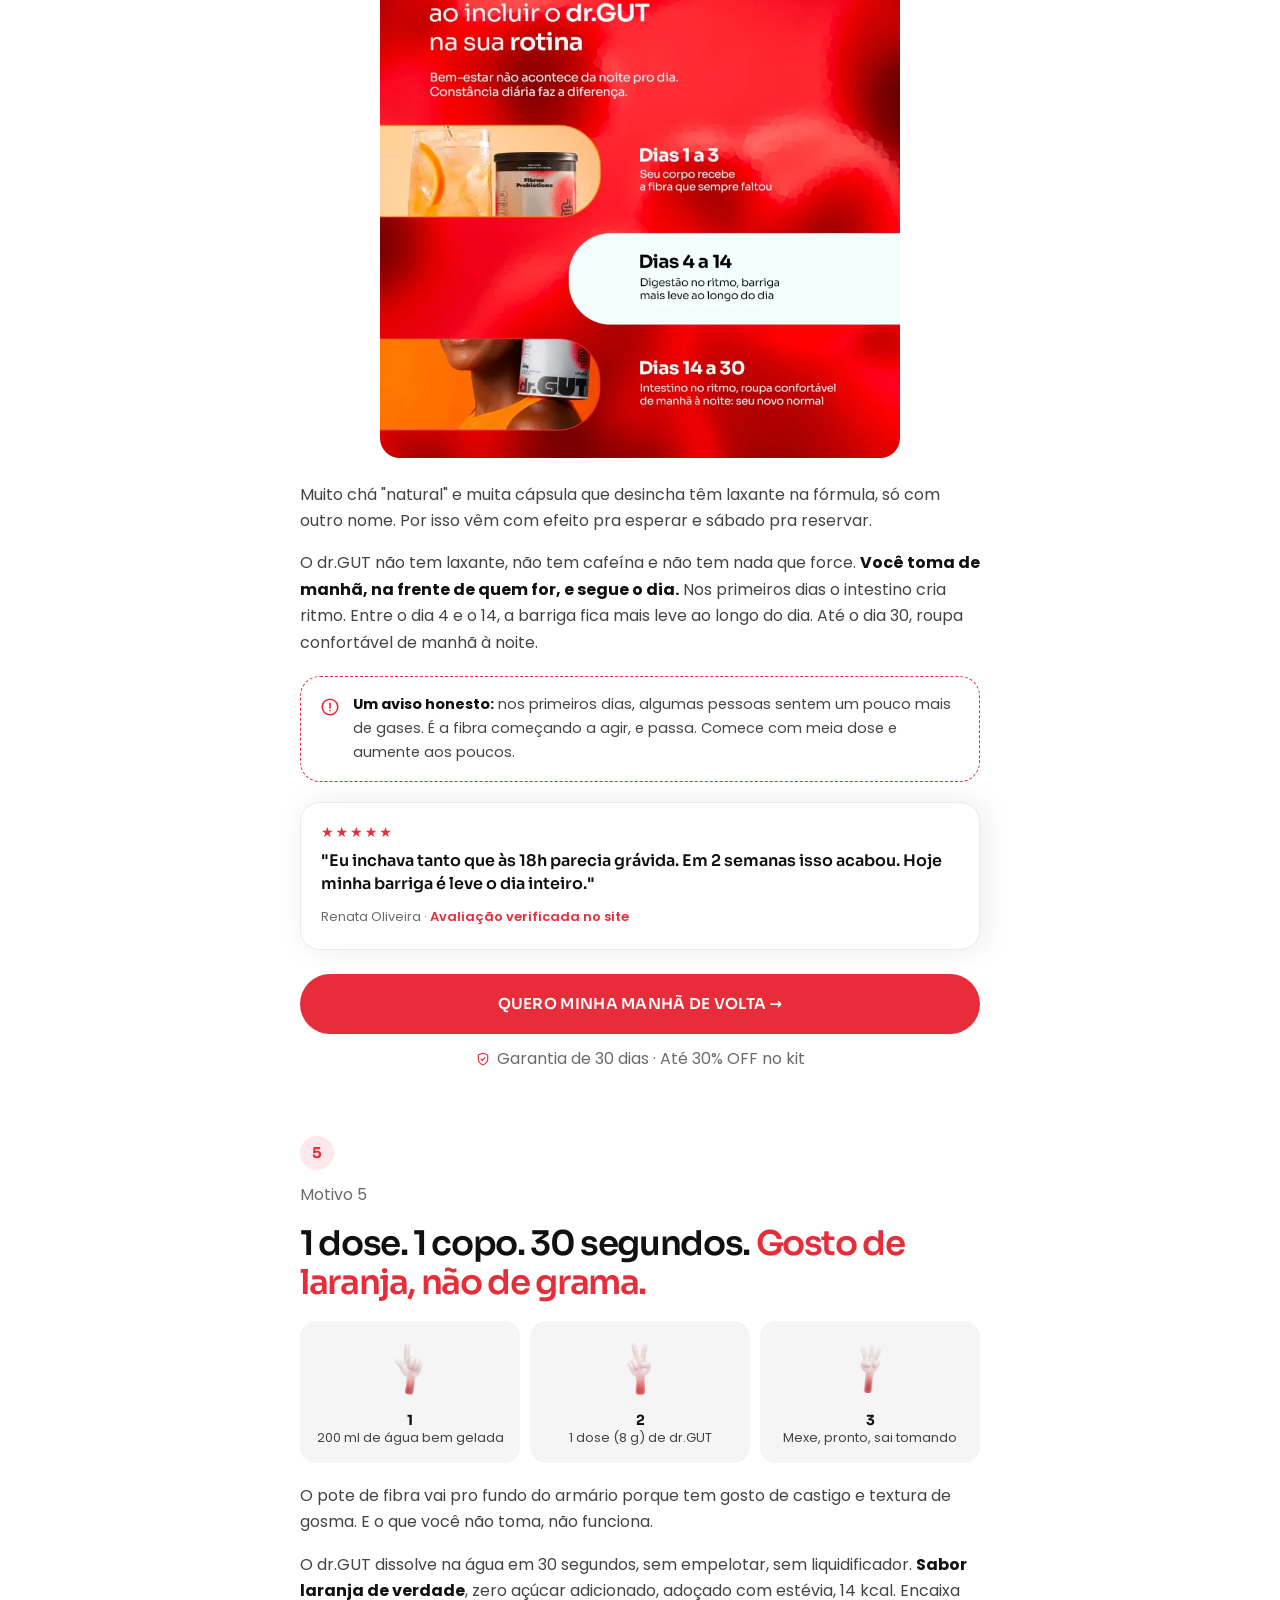
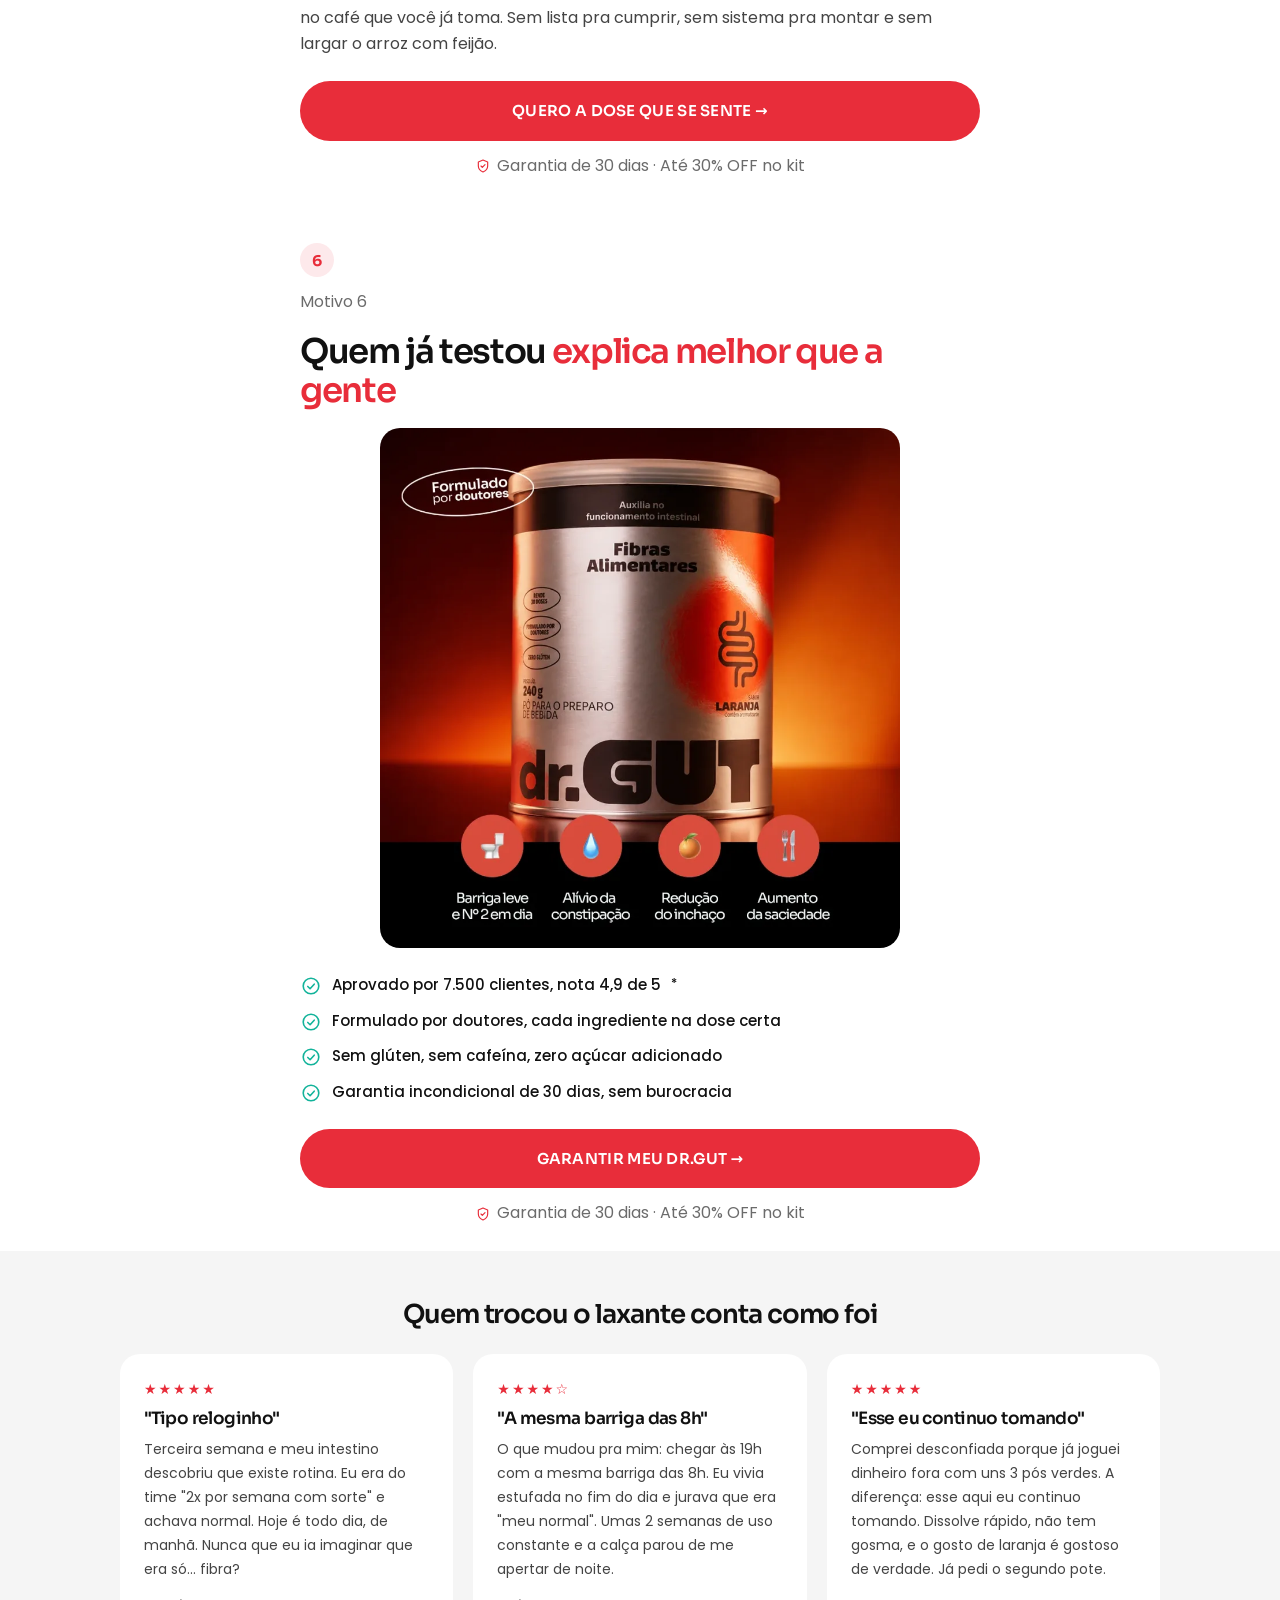
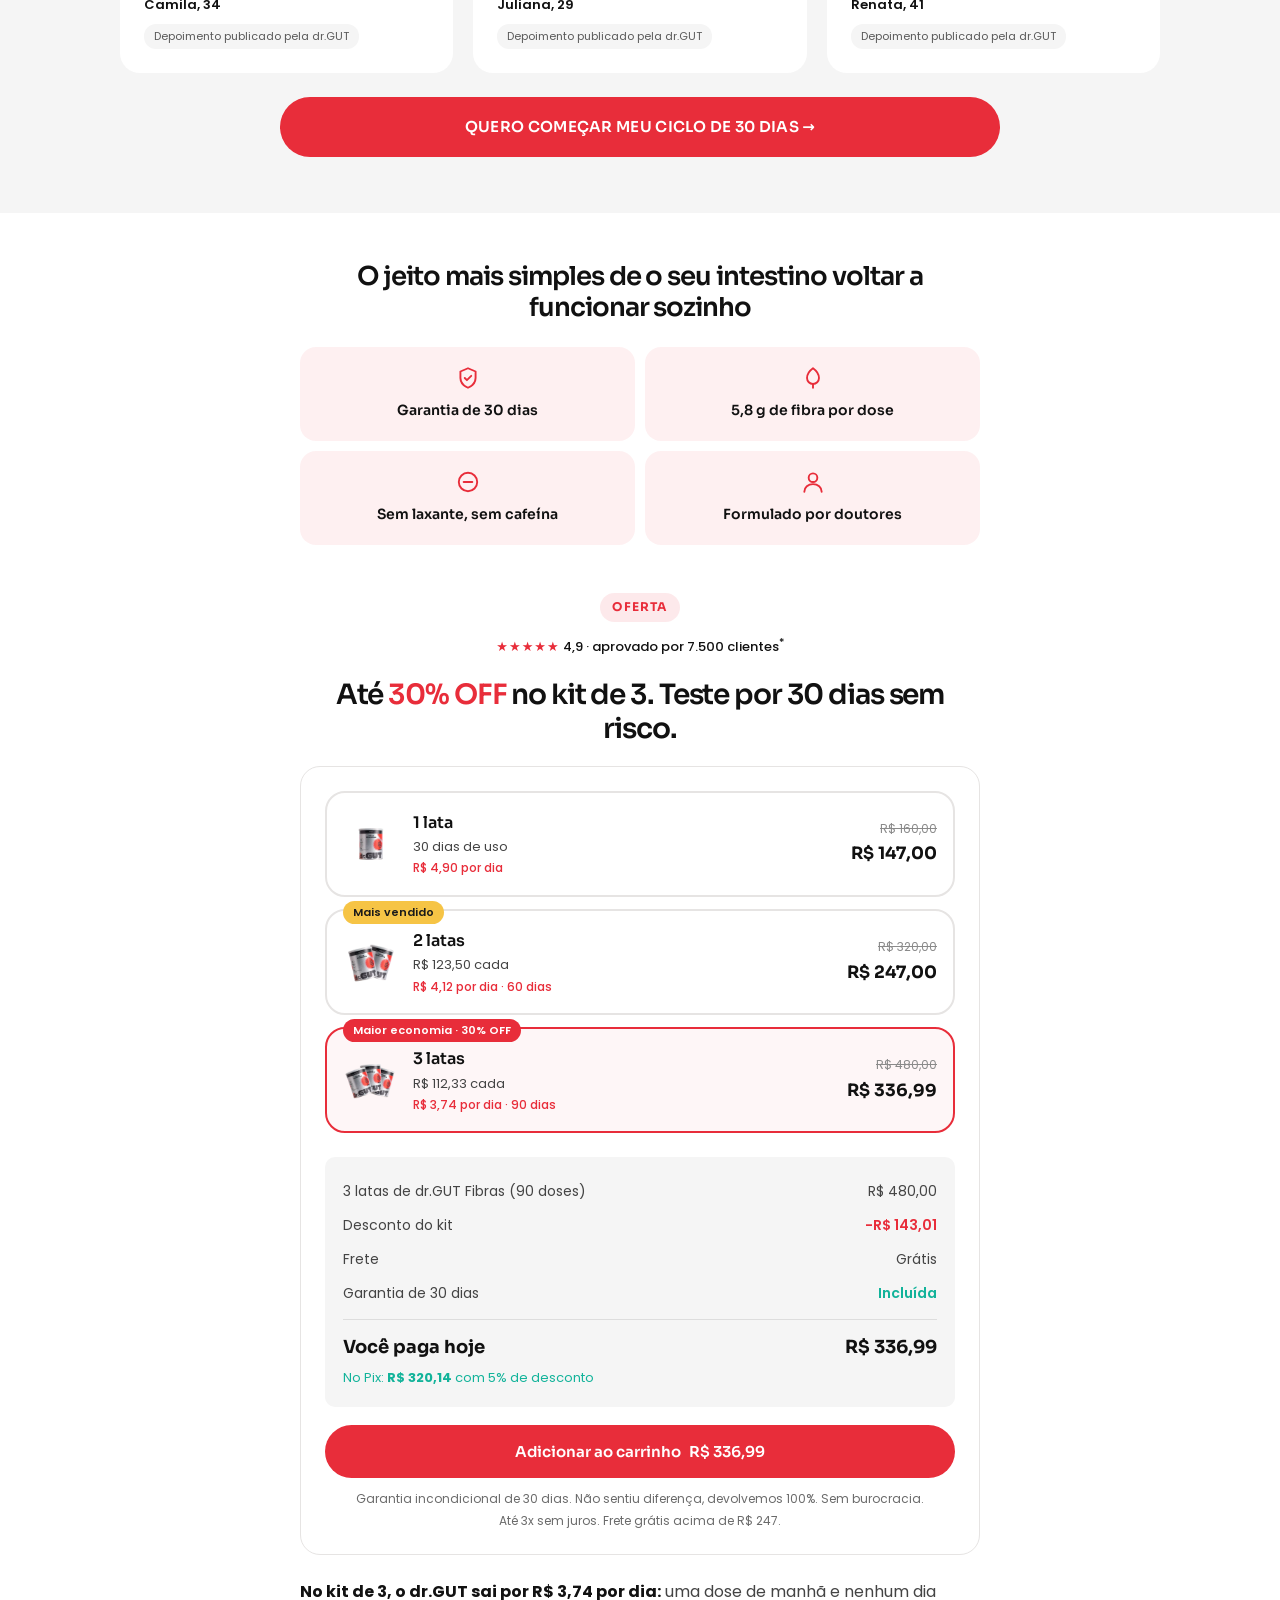
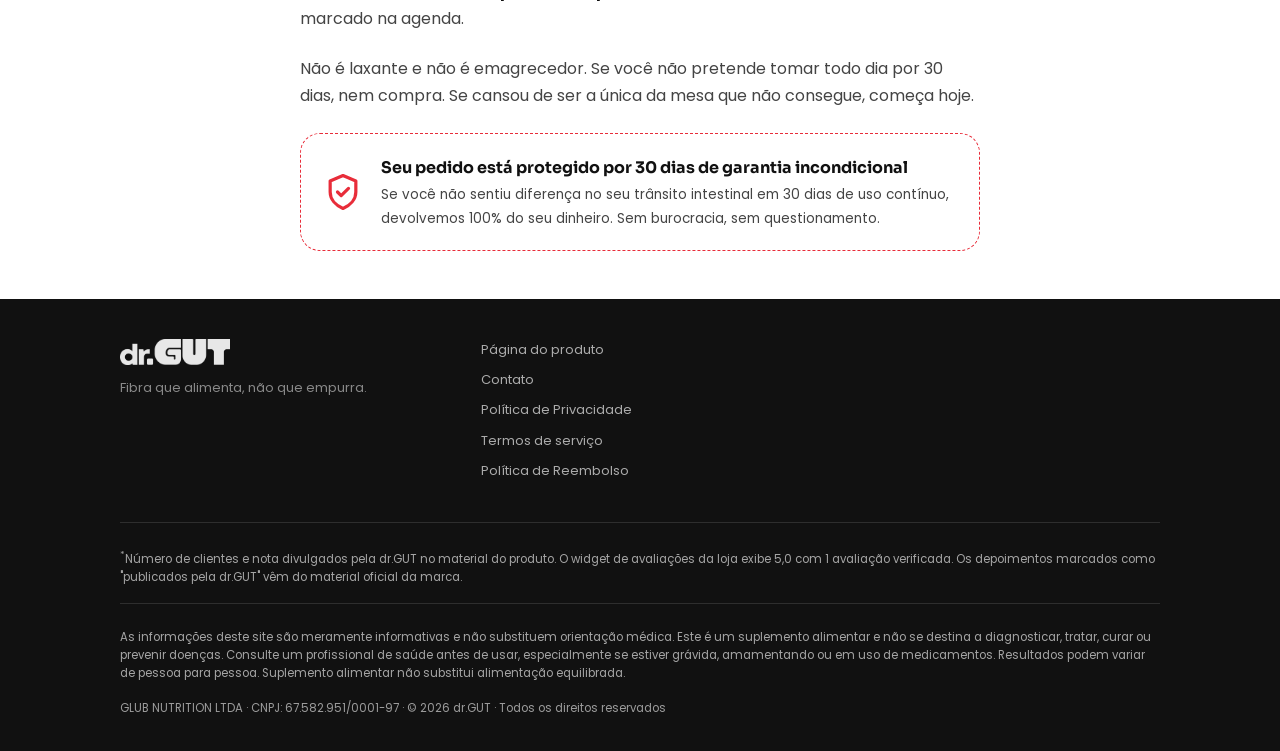
<file: saiba-mais.html>
<!doctype html>
<html lang="pt-BR">
<head>
<meta charset="utf-8">
<meta name="viewport" content="width=device-width, initial-scale=1">
<!-- noindex fica ligado até o cliente liberar tráfego (Parte C, regra 15) -->
<meta name="robots" content="noindex, nofollow">
<title>6 motivos por que tanta gente está trocando o laxante por um copo de dr.GUT</title>
<meta name="description" content="Laxante força e o problema volta. Veja os 6 motivos por que quem vivia de laxante está trocando por 5,8 g de fibras prebióticas num copo de manhã. Garantia de 30 dias.">
<link rel="preconnect" href="https://fonts.googleapis.com">
<link rel="preconnect" href="https://fonts.gstatic.com" crossorigin>
<link rel="stylesheet" href="https://fonts.googleapis.com/css2?family=Poppins:wght@400;500;600&family=Sora:wght@500;600;700&display=swap">
<link rel="stylesheet" href="assets/styles.css?v=20261027">
<link rel="stylesheet" href="assets/listicle.css?v=20261027">
<link rel="preload" as="image" href="assets/img/pack.webp" fetchpriority="high">
</head>
<body class="art">

<a class="skip" href="#main">Pular para o conteúdo</a>

<!-- ============ BARRA PROMO ============ -->
<div class="promo promo--l" role="region" aria-label="Avisos da loja">
  <div class="wrap promo__in">
    <span>Até 30% OFF no kit de 3</span>
    <span class="promo__sep" aria-hidden="true">·</span>
    <span>Frete grátis acima de R$ 247</span>
    <span class="promo__sep" aria-hidden="true">·</span>
    <span>Garantia de 30 dias</span>
  </div>
</div>

<!-- ============ HEADER ENXUTO ============ -->
<header class="hdr hdr--l" id="hdr">
  <div class="wrap hdr__in">
    <a class="hdr__logo" href="index.html" aria-label="dr.GUT, página do produto">
      <img src="assets/img/logo.png" alt="dr.GUT" width="600" height="141" decoding="async">
    </a>
    <a class="btn btn--primary" href="#oferta">Comprar</a>
  </div>
</header>

<main id="main">

<!-- ============ HERO DO ARTIGO ============ -->
<section class="ahero">
  <div class="wrap">
    <p class="ahero__stars"><span class="st" aria-hidden="true">★★★★★</span> 4,9 · aprovado por 7.500 clientes<sup>*</sup></p>
    <h1>6 motivos por que tanta gente está trocando o laxante por <em>um copo de dr.GUT de manhã</em></h1>

    <figure class="ahero__fig">
      <span class="ahero__tag">Formulado por doutores</span>
      <img src="assets/img/pack.webp" alt="Lata de dr.GUT Fibras Alimentares, 240 g, sabor laranja" width="900" height="900" fetchpriority="high" decoding="async">
    </figure>

    <p class="ahero__lede">Você já bebe água. Já come salada. <strong>Já tentou chá, mamão, ameixa e aquele pó da farmácia.</strong> Melhora um dia. No terceiro, o laxante volta pra gaveta. Não é falta de esforço: tudo isso <strong>empurra</strong>. <strong>Nada alimenta o intestino.</strong></p>

    <div class="cta">
      <a class="btn btn--primary" href="#motivo-1">Entenda por quê ↓</a>
    </div>

    <ul class="pills" aria-label="Por que confiar">
      <li class="pill"><svg class="ic" aria-hidden="true" viewBox="0 0 24 24"><path d="M12 3c3.5 2.5 5.5 5.5 5.5 9A5.5 5.5 0 0 1 12 17.5 5.5 5.5 0 0 1 6.5 12c0-3.5 2-6.5 5.5-9z"/><path d="M12 21v-3.5"/></svg>5,8 g de fibra por dose</li>
      <li class="pill"><svg class="ic" aria-hidden="true" viewBox="0 0 24 24"><path d="M12 3l7 3v6c0 4-3 7.3-7 9-4-1.7-7-5-7-9V6z"/><path d="M9 12l2 2 4-4"/></svg>Garantia de 30 dias</li>
      <li class="pill"><svg class="ic" aria-hidden="true" viewBox="0 0 24 24"><circle cx="12" cy="12" r="8.5"/><path d="M8 12h8"/></svg>Sem laxante, sem cafeína</li>
      <li class="pill"><svg class="ic" aria-hidden="true" viewBox="0 0 24 24"><circle cx="12" cy="8" r="4"/><path d="M4 21c0-4 3.5-7 8-7s8 3 8 7"/></svg>Formulado por doutores</li>
    </ul>
  </div>
</section>

<!-- ============ MOTIVO 1 ============ -->
<section class="motivo" id="motivo-1">
  <div class="wrap">
    <span class="motivo__n" aria-hidden="true">1</span>
    <p class="byline">Motivo 1</p>
    <h2>Laxante faz o trabalho <em>no lugar</em> do seu intestino</h2>
    <p>Ele resolve hoje porque força por fora. Mas não entrega ao seu intestino nada do que faltava. Por isso, três dias depois, tudo volta. E muita gente sente que precisa de um pouco mais a cada mês.</p>
    <p><strong>Repara se o seu ciclo não é assim:</strong></p>
    <ul class="ciclo" aria-label="O ciclo do laxante">
      <li><span class="d">Dia 1</span><svg class="ic" aria-hidden="true" viewBox="0 0 24 24"><circle cx="12" cy="12" r="8.5"/><path d="M8 12h8"/></svg>Nada.</li>
      <li class="bad"><span class="d">Dia 2</span><svg class="ic" aria-hidden="true" viewBox="0 0 24 24"><circle cx="12" cy="12" r="8.5"/><path d="M12 8v5"/><path d="M12 16h.01"/></svg>Barriga dura, estufada. À noite a roupa aperta.</li>
      <li class="bad"><span class="d">Dia 3</span><svg class="ic" aria-hidden="true" viewBox="0 0 24 24"><rect x="6" y="3" width="12" height="18" rx="3"/><path d="M9 8h6"/><path d="M9 12h6"/></svg>O laxante.</li>
      <li class="bad"><span class="d">Dia 4</span><svg class="ic" aria-hidden="true" viewBox="0 0 24 24"><circle cx="12" cy="12" r="8.5"/><path d="M12 7v5l3 2"/></svg>Cólica, pressa, manhã inteira perto de casa.</li>
      <li><span class="d">Dia 5</span><svg class="ic" aria-hidden="true" viewBox="0 0 24 24"><path d="M4 12a8 8 0 0 1 14-5"/><path d="M18 3v4h-4"/><path d="M20 12a8 8 0 0 1-14 5"/><path d="M6 21v-4h4"/></svg>Tudo de novo.</li>
    </ul>
    <p class="callout callout--soft">Não é assim mesmo. Você só está tratando o sintoma.</p>
    <div class="cta">
      <a class="btn btn--primary" href="#oferta">Quero sair desse ciclo →</a>
      <p class="cta__sub"><svg class="ic" aria-hidden="true" viewBox="0 0 24 24"><path d="M12 3l7 3v6c0 4-3 7.3-7 9-4-1.7-7-5-7-9V6z"/><path d="M9 12l2 2 4-4"/></svg>Garantia de 30 dias · Até 30% OFF no kit</p>
    </div>
  </div>
</section>

<!-- ============ MOTIVO 2 ============ -->
<section class="motivo" id="motivo-2">
  <div class="wrap">
    <span class="motivo__n" aria-hidden="true">2</span>
    <p class="byline">Motivo 2</p>
    <h2>Água e salada cuidam do que passa. <em>Ninguém alimentou as bactérias.</em></h2>
    <p>Seu intestino não funciona na base da força. Ele funciona quando as bactérias boas que vivem nele estão bem alimentadas. E a comida delas tem nome: <strong>fibra prebiótica</strong>.</p>
    <p>O problema é que fibra se mede em gramas, e a conta não fecha. O brasileiro come em média <strong>15 g de fibra por dia</strong>. O corpo pede <strong>25 a 30 g</strong>.</p>

    <figure class="chart">
      <div class="chart__row">
        <p class="chart__lab">O que o brasileiro come</p>
        <div class="chart__track"><div class="chart__bar chart__bar--low" style="width:50%"><span>15 g</span></div></div>
      </div>
      <div class="chart__row">
        <p class="chart__lab">O que o corpo pede</p>
        <div class="chart__track"><div class="chart__bar chart__bar--goal" style="width:100%"><span>25 a 30 g</span></div></div>
      </div>
      <div class="chart__row">
        <p class="chart__lab">Uma dose de dr.GUT</p>
        <div class="chart__track"><div class="chart__bar chart__bar--us" style="width:19.3%"><span>5,8 g</span></div></div>
      </div>
      <div class="chart__axis" aria-hidden="true"><span>0</span><span>10 g</span><span>20 g</span><span>30 g</span></div>
      <figcaption>Consumo médio de fibra no Brasil contra a recomendação para adultos. Fonte: IBGE, Pesquisa de Orçamentos Familiares, citada pela dr.GUT. Escala de 0 a 30 g.</figcaption>
    </figure>

    <p>É por isso que dá pra fazer tudo certo e continuar indo de dois em dois dias, quando vai. Uma dose cobre 5,8 g desse buraco. Não fecha sozinha, e a gente não vai dizer que fecha. Mas é a parte que ninguém estava cobrindo.</p>
    <p class="callout">Você já fez a sua parte. Faltava alimentar quem faz o trabalho.</p>
    <div class="cta">
      <a class="btn btn--primary" href="#oferta">Quero meu intestino de volta →</a>
      <p class="cta__sub"><svg class="ic" aria-hidden="true" viewBox="0 0 24 24"><path d="M12 3l7 3v6c0 4-3 7.3-7 9-4-1.7-7-5-7-9V6z"/><path d="M9 12l2 2 4-4"/></svg>Garantia de 30 dias · Até 30% OFF no kit</p>
    </div>
  </div>
</section>

<!-- ============ MOTIVO 3 ============ -->
<section class="motivo" id="motivo-3">
  <div class="wrap">
    <span class="motivo__n" aria-hidden="true">3</span>
    <p class="byline">Motivo 3</p>
    <h2>3 fibras com funções diferentes, <em>5,8 g de verdade</em>, em 1 dose</h2>
    <figure class="motivo__fig">
      <img src="assets/img/nutrition.webp" alt="Tabela nutricional do dr.GUT: 14 kcal, 5,8 g de fibras, 0 g de açúcar adicionado, vitamina C, biotina, zinco e selênio por dose" width="900" height="900" loading="lazy" decoding="async">
    </figure>
    <p>"3 fibras" parece propaganda. Por isso, aqui está o que cada uma faz:</p>
    <ul class="fibras">
      <li><span class="fibras__n">1</span><p><strong>Polidextrose</strong>Dá volume e maciez ao trânsito intestinal. É a que faz o bolo andar sem esforço.</p></li>
      <li><span class="fibras__n">2</span><p><strong>Inulina de chicória</strong>A prebiótica clássica, alimento preferido das bactérias boas. É ela que reequilibra a fermentação, e a barriga para de crescer ao longo do dia.</p></li>
      <li><span class="fibras__n">3</span><p><strong>Goma guar parcialmente hidrolisada</strong>Suave, dissolve sem virar gel. É a razão de você conseguir tomar todo dia, e não desistir na segunda semana.</p></li>
    </ul>
    <p>E, como prato menor também quer dizer menos nutriente, cada dose traz <strong>100% do valor diário de vitamina C, zinco e biotina</strong> e 50% de selênio. Tudo isso com 14 kcal e zero açúcar adicionado.</p>
    <p class="callout callout--soft">Volume sem alimento é peso parado. Alimento sem maciez é esforço. As três juntas, todo dia.</p>
    <div class="cta">
      <a class="btn btn--primary" href="#oferta">Ver a fórmula completa →</a>
      <p class="cta__sub"><svg class="ic" aria-hidden="true" viewBox="0 0 24 24"><path d="M12 3l7 3v6c0 4-3 7.3-7 9-4-1.7-7-5-7-9V6z"/><path d="M9 12l2 2 4-4"/></svg>Garantia de 30 dias · Até 30% OFF no kit</p>
    </div>
  </div>
</section>

<!-- ============ MOTIVO 4 ============ -->
<section class="motivo" id="motivo-4">
  <div class="wrap">
    <span class="motivo__n" aria-hidden="true">4</span>
    <p class="byline">Motivo 4</p>
    <h2>Não força, não dá cólica e <em>não tem dia certo pra tomar</em></h2>
    <figure class="motivo__fig">
      <img src="assets/img/timeline.webp" alt="O que esperar ao incluir o dr.GUT na rotina: dias 1 a 3, 4 a 14 e 14 a 30" width="900" height="900" loading="lazy" decoding="async">
    </figure>
    <p>Muito chá "natural" e muita cápsula que desincha têm laxante na fórmula, só com outro nome. Por isso vêm com efeito pra esperar e sábado pra reservar.</p>
    <p>O dr.GUT não tem laxante, não tem cafeína e não tem nada que force. <strong>Você toma de manhã, na frente de quem for, e segue o dia.</strong> Nos primeiros dias o intestino cria ritmo. Entre o dia 4 e o 14, a barriga fica mais leve ao longo do dia. Até o dia 30, roupa confortável de manhã à noite.</p>
    <div class="hint">
      <svg class="ic" aria-hidden="true" viewBox="0 0 24 24"><circle cx="12" cy="12" r="8.5"/><path d="M12 8v5"/><path d="M12 16h.01"/></svg>
      <p><strong>Um aviso honesto:</strong> nos primeiros dias, algumas pessoas sentem um pouco mais de gases. É a fibra começando a agir, e passa. Comece com meia dose e aumente aos poucos.</p>
    </div>
    <blockquote class="depo">
      <p class="st" aria-label="5 de 5 estrelas"><span aria-hidden="true">★★★★★</span></p>
      <p>"Eu inchava tanto que às 18h parecia grávida. Em 2 semanas isso acabou. Hoje minha barriga é leve o dia inteiro."</p>
      <cite>Renata Oliveira · <b>Avaliação verificada no site</b></cite>
    </blockquote>
    <div class="cta">
      <a class="btn btn--primary" href="#oferta">Quero minha manhã de volta →</a>
      <p class="cta__sub"><svg class="ic" aria-hidden="true" viewBox="0 0 24 24"><path d="M12 3l7 3v6c0 4-3 7.3-7 9-4-1.7-7-5-7-9V6z"/><path d="M9 12l2 2 4-4"/></svg>Garantia de 30 dias · Até 30% OFF no kit</p>
    </div>
  </div>
</section>

<!-- ============ MOTIVO 5 ============ -->
<section class="motivo" id="motivo-5">
  <div class="wrap">
    <span class="motivo__n" aria-hidden="true">5</span>
    <p class="byline">Motivo 5</p>
    <h2>1 dose. 1 copo. 30 segundos. <em>Gosto de laranja, não de grama.</em></h2>
    <ol class="passos">
      <li><img src="assets/img/step1.webp" alt="" width="160" height="160" loading="lazy" decoding="async"><p><strong>1</strong>200 ml de água bem gelada</p></li>
      <li><img src="assets/img/step2.webp" alt="" width="160" height="160" loading="lazy" decoding="async"><p><strong>2</strong>1 dose (8 g) de dr.GUT</p></li>
      <li><img src="assets/img/step3.webp" alt="" width="160" height="160" loading="lazy" decoding="async"><p><strong>3</strong>Mexe, pronto, sai tomando</p></li>
    </ol>
    <p>O pote de fibra vai pro fundo do armário porque tem gosto de castigo e textura de gosma. E o que você não toma, não funciona.</p>
    <p>O dr.GUT dissolve na água em 30 segundos, sem empelotar, sem liquidificador. <strong>Sabor laranja de verdade</strong>, zero açúcar adicionado, adoçado com estévia, 14 kcal. Encaixa no café que você já toma. Sem lista pra cumprir, sem sistema pra montar e sem largar o arroz com feijão.</p>
    <div class="cta">
      <a class="btn btn--primary" href="#oferta">Quero a dose que se sente →</a>
      <p class="cta__sub"><svg class="ic" aria-hidden="true" viewBox="0 0 24 24"><path d="M12 3l7 3v6c0 4-3 7.3-7 9-4-1.7-7-5-7-9V6z"/><path d="M9 12l2 2 4-4"/></svg>Garantia de 30 dias · Até 30% OFF no kit</p>
    </div>
  </div>
</section>

<!-- ============ MOTIVO 6 ============ -->
<section class="motivo" id="motivo-6">
  <div class="wrap">
    <span class="motivo__n" aria-hidden="true">6</span>
    <p class="byline">Motivo 6</p>
    <h2>Quem já testou <em>explica melhor que a gente</em></h2>
    <figure class="motivo__fig">
      <img src="assets/img/product-card.webp" alt="Aprovado por 7.500 clientes, nota 4,9 de 5, com depoimentos de clientes" width="900" height="900" loading="lazy" decoding="async">
    </figure>
    <ul class="checks">
      <li><svg class="ic" aria-hidden="true" viewBox="0 0 24 24"><circle cx="12" cy="12" r="8.5"/><path d="M8.5 12.5l2.5 2.5 4.5-5"/></svg>Aprovado por 7.500 clientes, nota 4,9 de 5<sup>*</sup></li>
      <li><svg class="ic" aria-hidden="true" viewBox="0 0 24 24"><circle cx="12" cy="12" r="8.5"/><path d="M8.5 12.5l2.5 2.5 4.5-5"/></svg>Formulado por doutores, cada ingrediente na dose certa</li>
      <li><svg class="ic" aria-hidden="true" viewBox="0 0 24 24"><circle cx="12" cy="12" r="8.5"/><path d="M8.5 12.5l2.5 2.5 4.5-5"/></svg>Sem glúten, sem cafeína, zero açúcar adicionado</li>
      <li><svg class="ic" aria-hidden="true" viewBox="0 0 24 24"><circle cx="12" cy="12" r="8.5"/><path d="M8.5 12.5l2.5 2.5 4.5-5"/></svg>Garantia incondicional de 30 dias, sem burocracia</li>
    </ul>
    <div class="cta">
      <a class="btn btn--primary" href="#oferta">Garantir meu dr.GUT →</a>
      <p class="cta__sub"><svg class="ic" aria-hidden="true" viewBox="0 0 24 24"><path d="M12 3l7 3v6c0 4-3 7.3-7 9-4-1.7-7-5-7-9V6z"/><path d="M9 12l2 2 4-4"/></svg>Garantia de 30 dias · Até 30% OFF no kit</p>
    </div>
  </div>
</section>

<!-- ============ PROVA SOCIAL ============ -->
<section class="prova" id="avaliacoes">
  <div class="wrap">
    <h2>Quem trocou o laxante conta como foi</h2>
    <div class="prova__grid">
      <blockquote class="pcard">
        <p class="st" aria-label="5 de 5 estrelas"><span aria-hidden="true">★★★★★</span></p>
        <h3>"Tipo reloginho"</h3>
        <p>Terceira semana e meu intestino descobriu que existe rotina. Eu era do time "2x por semana com sorte" e achava normal. Hoje é todo dia, de manhã. Nunca que eu ia imaginar que era só... fibra?</p>
        <footer><cite>Camila, 34</cite><span class="tag">Depoimento publicado pela dr.GUT</span></footer>
      </blockquote>
      <blockquote class="pcard">
        <p class="st" aria-label="4 de 5 estrelas"><span aria-hidden="true">★★★★☆</span></p>
        <h3>"A mesma barriga das 8h"</h3>
        <p>O que mudou pra mim: chegar às 19h com a mesma barriga das 8h. Eu vivia estufada no fim do dia e jurava que era "meu normal". Umas 2 semanas de uso constante e a calça parou de me apertar de noite.</p>
        <footer><cite>Juliana, 29</cite><span class="tag">Depoimento publicado pela dr.GUT</span></footer>
      </blockquote>
      <blockquote class="pcard">
        <p class="st" aria-label="5 de 5 estrelas"><span aria-hidden="true">★★★★★</span></p>
        <h3>"Esse eu continuo tomando"</h3>
        <p>Comprei desconfiada porque já joguei dinheiro fora com uns 3 pós verdes. A diferença: esse aqui eu continuo tomando. Dissolve rápido, não tem gosma, e o gosto de laranja é gostoso de verdade. Já pedi o segundo pote.</p>
        <footer><cite>Renata, 41</cite><span class="tag">Depoimento publicado pela dr.GUT</span></footer>
      </blockquote>
    </div>
    <div class="cta">
      <a class="btn btn--primary" href="#oferta">Quero começar meu ciclo de 30 dias →</a>
    </div>
  </div>
</section>

<!-- ============ RECAP ============ -->
<section class="recap">
  <div class="wrap">
    <h2>O jeito mais simples de o seu intestino voltar a funcionar sozinho</h2>
    <ul class="recap__grid">
      <li><svg class="ic" aria-hidden="true" viewBox="0 0 24 24"><path d="M12 3l7 3v6c0 4-3 7.3-7 9-4-1.7-7-5-7-9V6z"/><path d="M9 12l2 2 4-4"/></svg>Garantia de 30 dias</li>
      <li><svg class="ic" aria-hidden="true" viewBox="0 0 24 24"><path d="M12 3c3.5 2.5 5.5 5.5 5.5 9A5.5 5.5 0 0 1 12 17.5 5.5 5.5 0 0 1 6.5 12c0-3.5 2-6.5 5.5-9z"/><path d="M12 21v-3.5"/></svg>5,8 g de fibra por dose</li>
      <li><svg class="ic" aria-hidden="true" viewBox="0 0 24 24"><circle cx="12" cy="12" r="8.5"/><path d="M8 12h8"/></svg>Sem laxante, sem cafeína</li>
      <li><svg class="ic" aria-hidden="true" viewBox="0 0 24 24"><circle cx="12" cy="8" r="4"/><path d="M4 21c0-4 3.5-7 8-7s8 3 8 7"/></svg>Formulado por doutores</li>
    </ul>
  </div>
</section>

<!-- ============ OFERTA FINAL ============ -->
<section class="oferta" id="oferta">
  <div class="wrap">
    <span class="oferta__kick">Oferta</span>
    <p class="oferta__stars"><span class="st" aria-hidden="true">★★★★★</span> 4,9 · aprovado por 7.500 clientes<sup>*</sup></p>
    <h2>Até <em>30% OFF</em> no kit de 3. Teste por 30 dias sem risco.</h2>

    <div class="buy__panel">
      <!-- Um produto, uma variante: os kits são a mesma lata em quantidade 1, 2 ou 3.
           Preços e descontos por quantidade conferidos no checkout Yampi (ver assets/app.js). -->
      <div class="plans" role="radiogroup" aria-label="Escolha a quantidade" id="plans">
        <div class="plan" role="radio" aria-checked="false" tabindex="-1"
             data-qty="1"              data-total="147.00" data-compare="160.00" data-save="13.00" data-perdose="4.90" data-ship="0">
          <img src="assets/img/kit1.webp" alt="" width="320" height="320" loading="lazy" decoding="async">
          <div class="plan__txt">
            <p class="plan__name">1 lata</p>
            <p class="plan__unit">30 dias de uso</p>
            <p class="plan__dose">R$ 4,90 por dia</p>
          </div>
          <div class="plan__price"><span class="plan__was"><span class="sr">Preço original:</span> R$ 160,00</span><span class="plan__now">R$ 147,00</span></div>
        </div>

        <div class="plan" role="radio" aria-checked="false" tabindex="-1"
             data-qty="2"              data-total="247.00" data-compare="320.00" data-save="73.00" data-perdose="4.12" data-ship="0">
          <span class="plan__tag">Mais vendido</span>
          <img src="assets/img/kit2.webp" alt="" width="320" height="320" loading="lazy" decoding="async">
          <div class="plan__txt">
            <p class="plan__name">2 latas</p>
            <p class="plan__unit">R$ 123,50 cada</p>
            <p class="plan__dose">R$ 4,12 por dia · 60 dias</p>
          </div>
          <div class="plan__price"><span class="plan__was"><span class="sr">Preço original:</span> R$ 320,00</span><span class="plan__now">R$ 247,00</span></div>
        </div>

        <div class="plan" role="radio" aria-checked="true" tabindex="0"
             data-qty="3"              data-total="336.99" data-compare="480.00" data-save="143.01" data-perdose="3.74" data-ship="1">
          <span class="plan__tag plan__tag--alt">Maior economia · 30% OFF</span>
          <img src="assets/img/kit3.webp" alt="" width="320" height="320" loading="lazy" decoding="async">
          <div class="plan__txt">
            <p class="plan__name">3 latas</p>
            <p class="plan__unit">R$ 112,33 cada</p>
            <p class="plan__dose">R$ 3,74 por dia · 90 dias</p>
          </div>
          <div class="plan__price"><span class="plan__was"><span class="sr">Preço original:</span> R$ 480,00</span><span class="plan__now">R$ 336,99</span></div>
        </div>
      </div>

      <div class="receipt" aria-live="polite">
        <div class="receipt__line"><span data-r-label>3 latas de dr.GUT Fibras (90 doses)</span><span data-r-compare>R$ 480,00</span></div>
        <div class="receipt__line"><span>Desconto do kit</span><span class="neg" data-r-save>-R$ 143,01</span></div>
        <div class="receipt__line"><span>Frete</span><span data-r-ship>Grátis</span></div>
        <div class="receipt__line"><span>Garantia de 30 dias</span><span class="inc">Incluída</span></div>
        <div class="receipt__total"><span>Você paga hoje</span><span data-r-total>R$ 336,99</span></div>
        <p class="receipt__pix">No Pix: <strong data-r-pix>R$ 320,14</strong> com 5% de desconto</p>
      </div>

      <button class="btn btn--primary btn--full" type="button" data-add>
        Adicionar ao carrinho <span data-add-price>R$ 336,99</span>
      </button>
      <p class="micro">Garantia incondicional de 30 dias. Não sentiu diferença, devolvemos 100%. Sem burocracia.</p>
      <p class="micro micro--alt">Até 3x sem juros. Frete grátis acima de R$ 247.</p>
    </div>

    <p class="oferta__p"><strong>No kit de 3, o dr.GUT sai por R$ 3,74 por dia:</strong> uma dose de manhã e nenhum dia marcado na agenda.</p>
    <p class="oferta__p">Não é laxante e não é emagrecedor. Se você não pretende tomar todo dia por 30 dias, nem compra. Se cansou de ser a única da mesa que não consegue, começa hoje.</p>

    <div class="garantia">
      <svg class="ic" aria-hidden="true" viewBox="0 0 24 24"><path d="M12 3l7 3v6c0 4-3 7.3-7 9-4-1.7-7-5-7-9V6z"/><path d="M9 12l2 2 4-4"/></svg>
      <p><b>Seu pedido está protegido por 30 dias de garantia incondicional</b>Se você não sentiu diferença no seu trânsito intestinal em 30 dias de uso contínuo, devolvemos 100% do seu dinheiro. Sem burocracia, sem questionamento.</p>
    </div>
  </div>
</section>

</main>

<!-- ============ RODAPÉ ============ -->
<footer class="ft ft--l">
  <div class="wrap">
    <div class="ft__grid">
      <div>
        <img src="assets/img/logo.png" alt="dr.GUT" width="600" height="141" loading="lazy" decoding="async" class="ft__logo">
        <p class="ft__note">Fibra que alimenta, não que empurra.</p>
      </div>
      <ul class="ft__links">
        <li><a href="index.html">Página do produto</a></li>
        <li><a href="https://www.drgut.com.br/pages/contact">Contato</a></li>
        <li><a href="https://www.drgut.com.br/pages/politica-de-privacidade">Política de Privacidade</a></li>
        <li><a href="https://www.drgut.com.br/pages/termos-de-servico">Termos de serviço</a></li>
        <li><a href="https://www.drgut.com.br/pages/politica-de-reembolso">Política de Reembolso</a></li>
      </ul>
    </div>
    <p class="ft__disc"><sup>*</sup>Número de clientes e nota divulgados pela dr.GUT no material do produto. O widget de avaliações da loja exibe 5,0 com 1 avaliação verificada. Os depoimentos marcados como "publicados pela dr.GUT" vêm do material oficial da marca.</p>
    <p class="ft__disc">As informações deste site são meramente informativas e não substituem orientação médica. Este é um suplemento alimentar e não se destina a diagnosticar, tratar, curar ou prevenir doenças. Consulte um profissional de saúde antes de usar, especialmente se estiver grávida, amamentando ou em uso de medicamentos. Resultados podem variar de pessoa para pessoa. Suplemento alimentar não substitui alimentação equilibrada.</p>
    <p class="ft__cnpj">GLUB NUTRITION LTDA · CNPJ: 67.582.951/0001-97 · © 2026 dr.GUT · Todos os direitos reservados</p>
  </div>
</footer>

<!-- ============ CTA FIXO MOBILE ============ -->
<div class="sticky" id="sticky" hidden>
  <div class="sticky__txt">
    <p class="sticky__name">dr.GUT Fibras · kit de 3</p>
    <p class="sticky__price" data-sticky-price>R$ 336,99</p>
  </div>
  <a class="btn btn--primary" href="#oferta">Ver oferta</a>
</div>

<!-- ============ CART DRAWER ============ -->
<div class="ovl" data-cart-ovl hidden></div>
<aside class="cart" id="cart" role="dialog" aria-modal="true" aria-labelledby="cartTitle" hidden>
  <div class="cart__hd">
    <h2 id="cartTitle">Seu carrinho</h2>
    <button class="cart__x" type="button" data-cart-close aria-label="Fechar carrinho">
      <svg class="ic" aria-hidden="true" viewBox="0 0 24 24"><path d="M6 6l12 12"/><path d="M18 6L6 18"/></svg>
    </button>
  </div>
  <p class="cart__ship" data-cart-ship hidden>Você ganhou frete grátis</p>
  <div class="cart__body" data-cart-lines></div>
  <p class="cart__empty" data-cart-empty>Seu carrinho está vazio.</p>
  <div class="cart__ft">
    <div class="cart__row"><span>Subtotal</span><strong data-cart-total>R$ 0,00</strong></div>
    <p class="cart__pix">No Pix: <strong data-cart-pix>R$ 0,00</strong> com 5% de desconto</p>
    <a class="btn btn--primary btn--full" href="#" data-checkout>Finalizar a compra</a>
    <p class="micro center">Compra segura · Garantia 30 dias · 3x sem juros</p>
  </div>
</aside>

<script src="assets/app.js?v=20261027" defer></script>
</body>
</html>
</file>
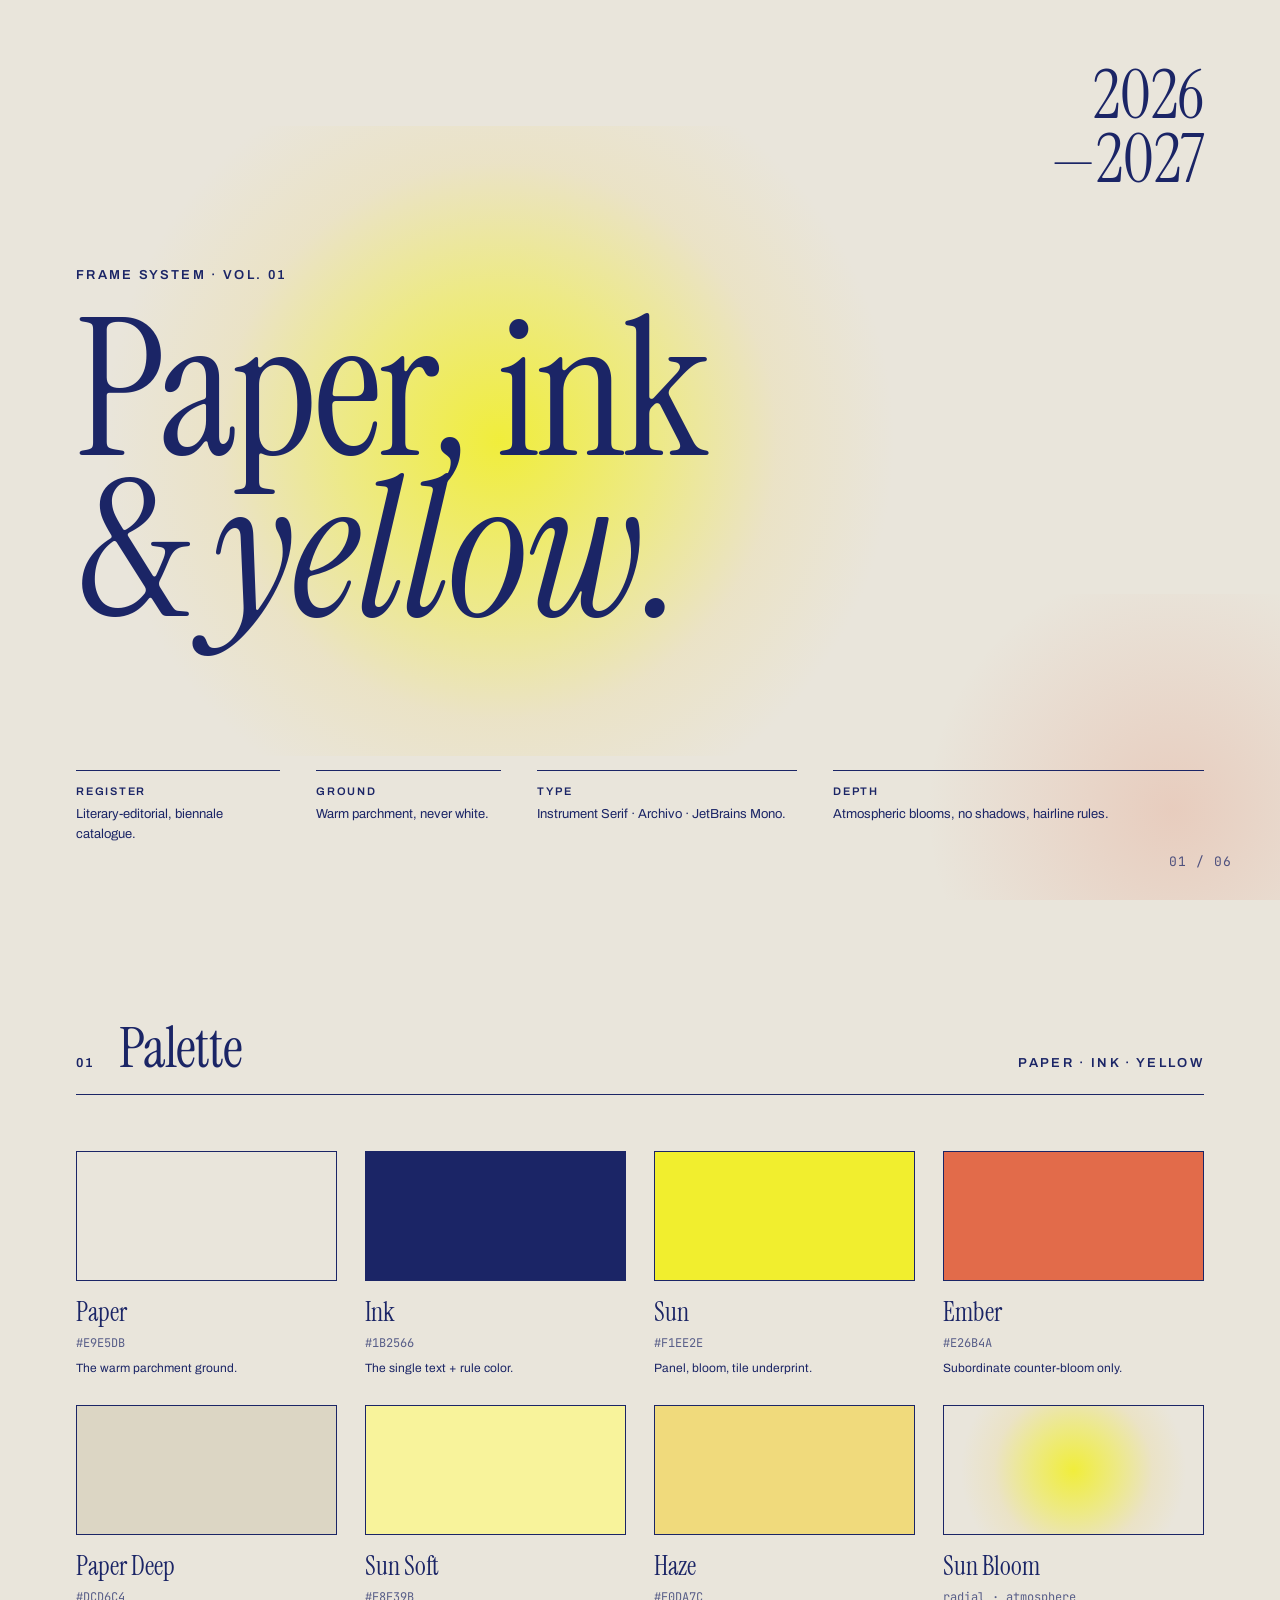
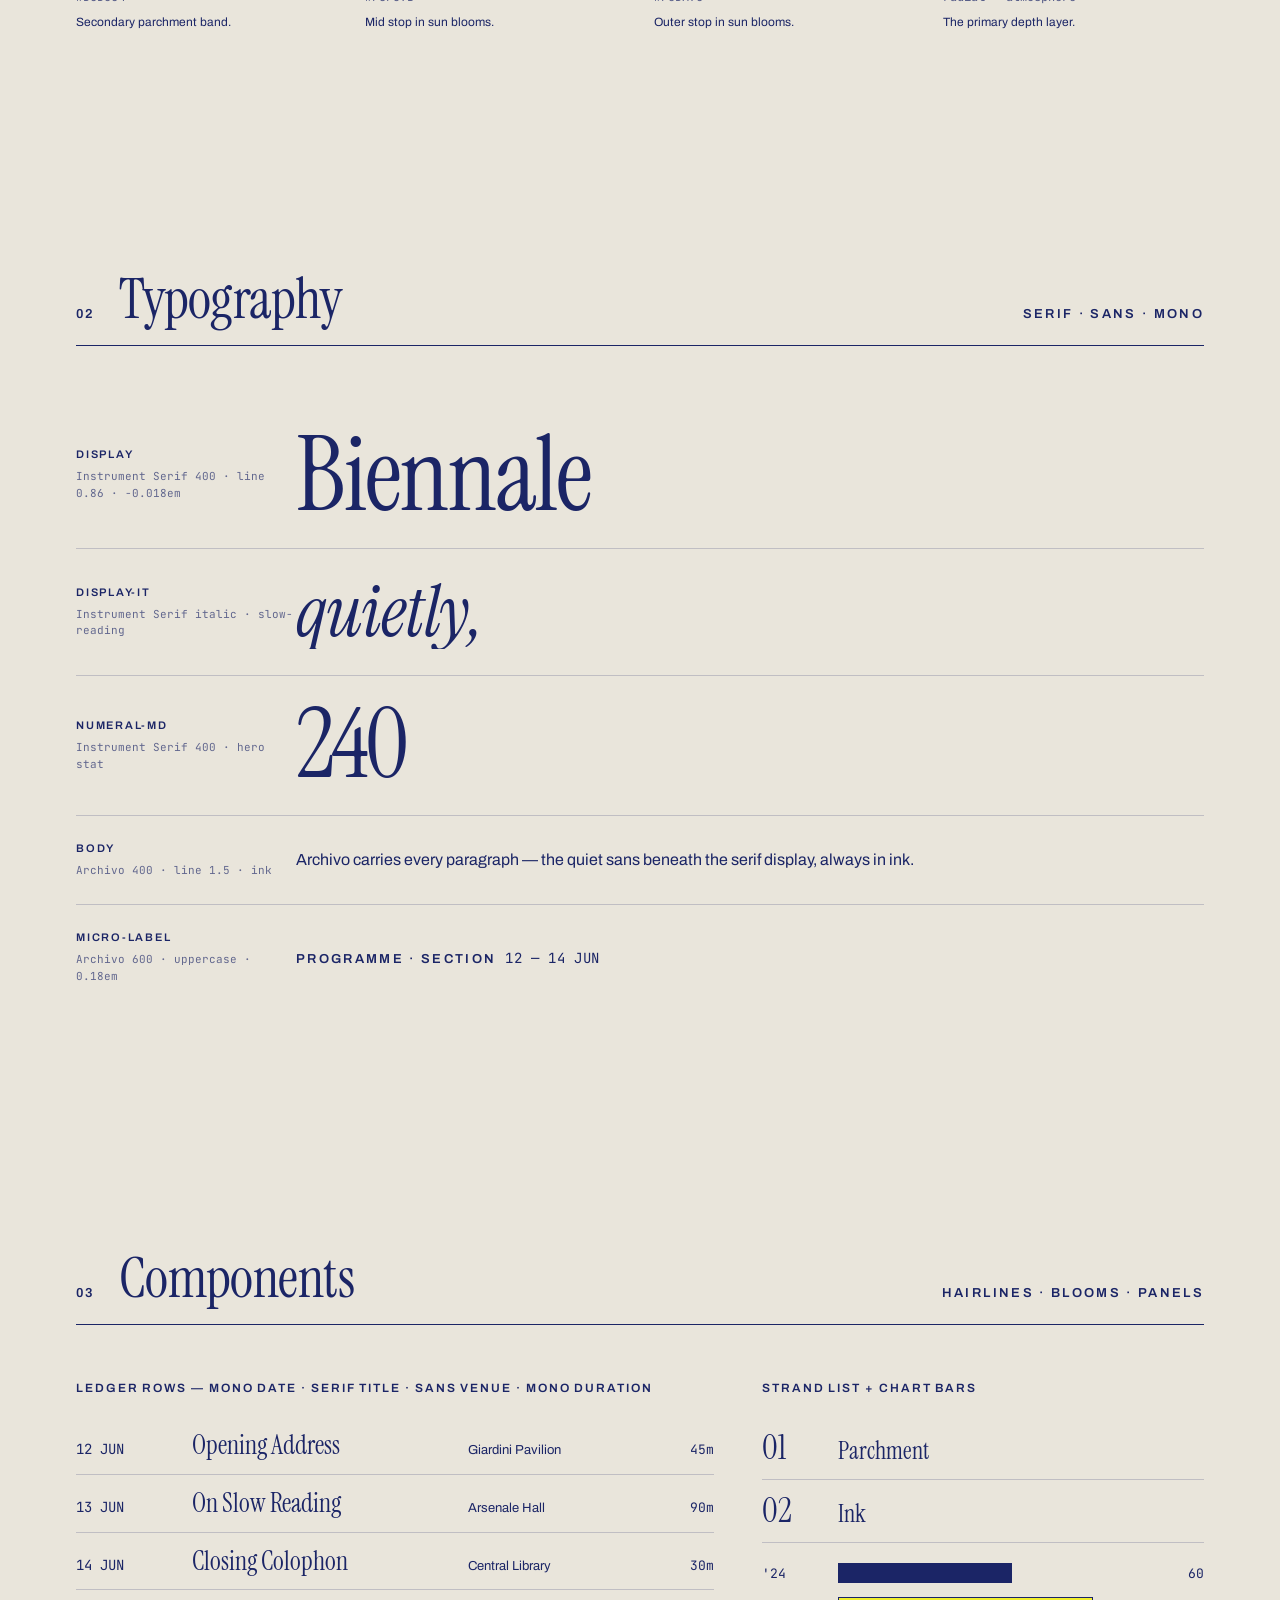
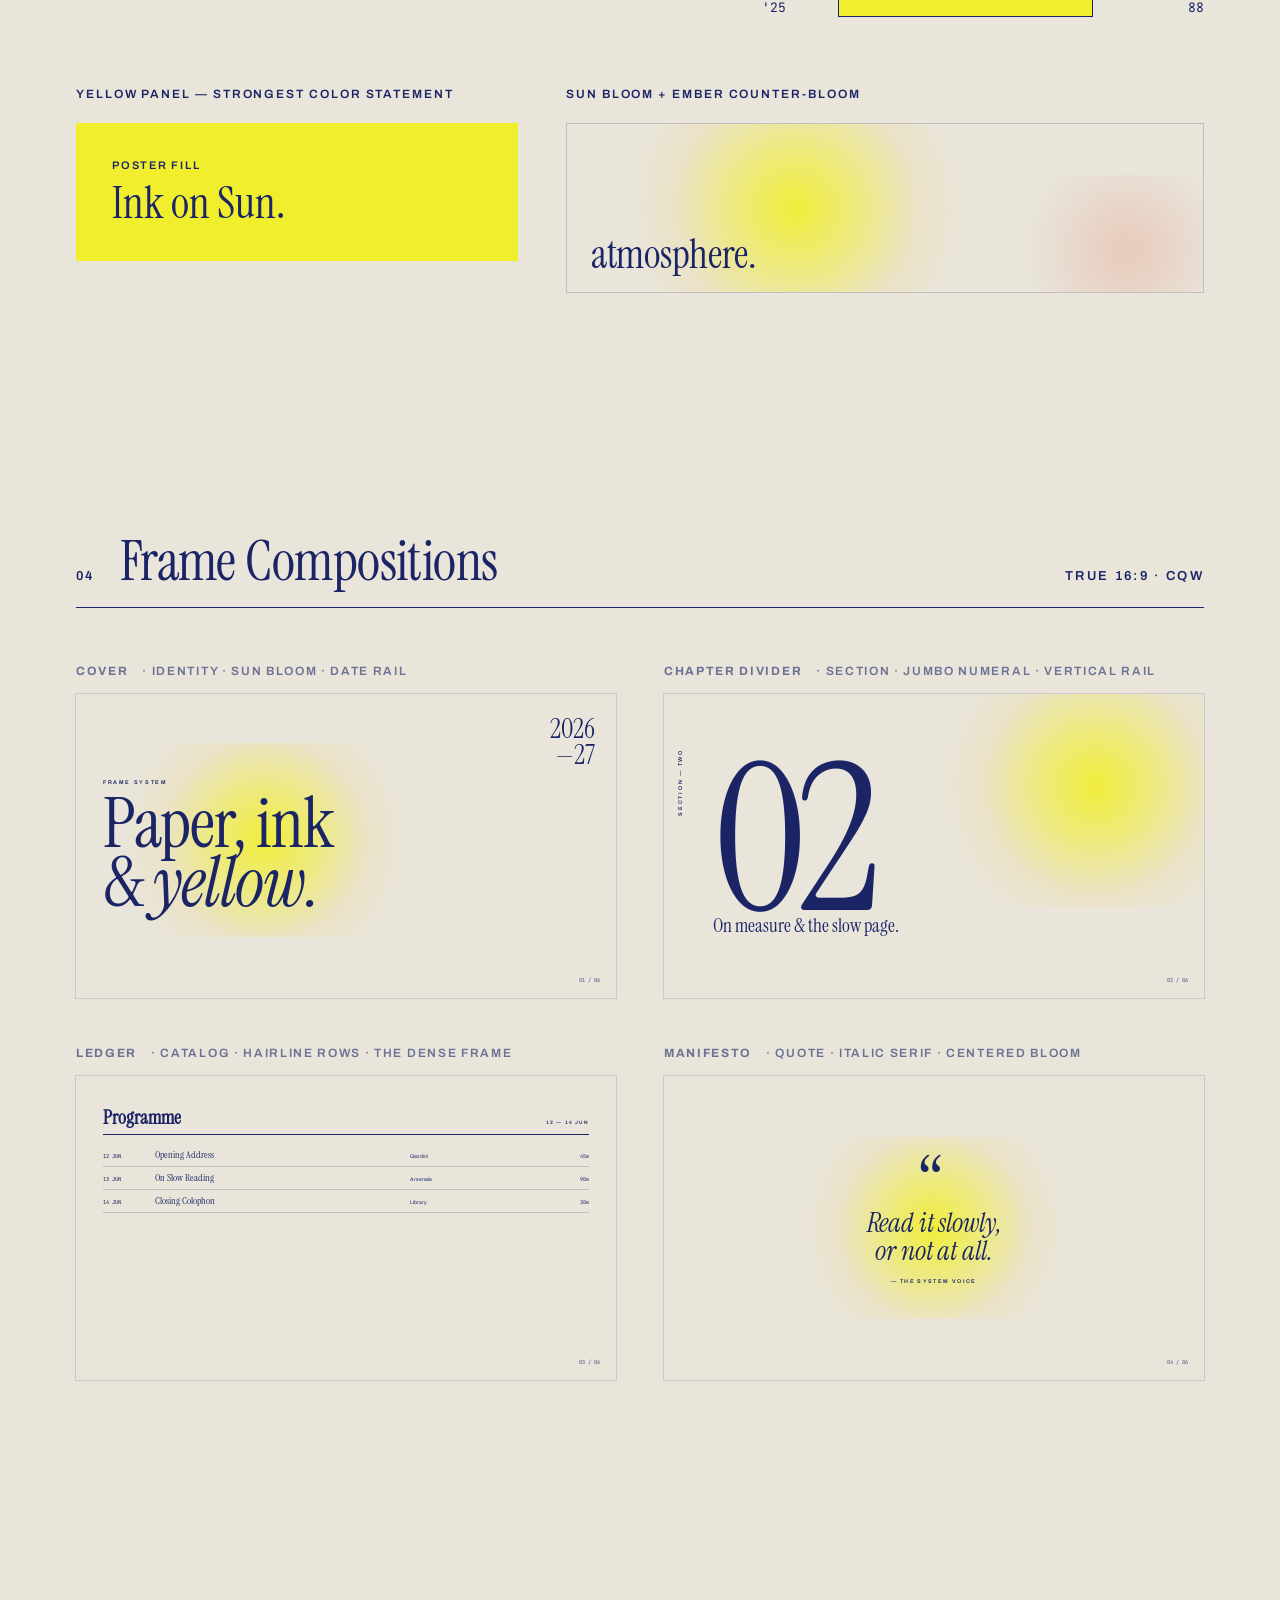
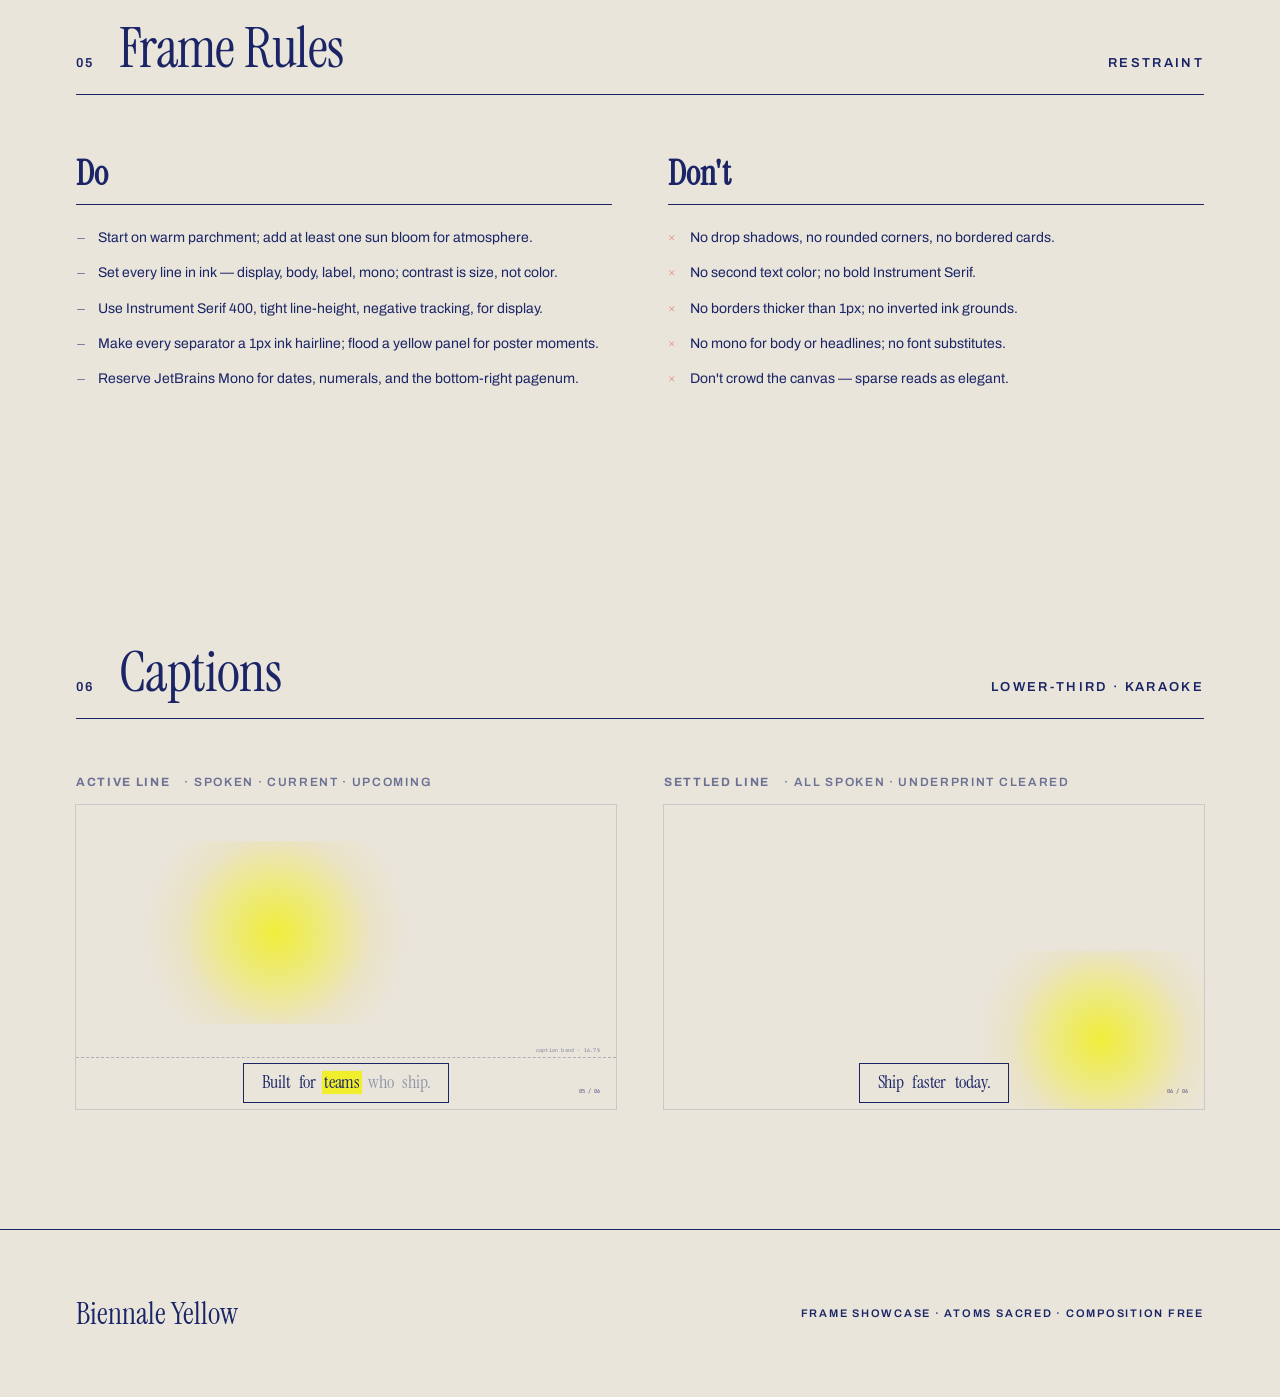
<file: .claude/skills/hyperframes/assets/frame-presets/biennale-yellow/frame-showcase.html>
<!doctype html>
<html lang="en">
  <head>
    <meta charset="utf-8" />
    <meta name="viewport" content="width=device-width,initial-scale=1" />
    <title>Biennale Yellow</title>
    <link rel="preconnect" href="https://fonts.googleapis.com" />
    <link rel="preconnect" href="https://fonts.gstatic.com" crossorigin />
    <link
      href="https://fonts.googleapis.com/css2?family=Instrument+Serif:ital@0;1&family=Archivo:wght@400;600&family=JetBrains+Mono:wght@400&display=swap"
      rel="stylesheet"
    />
    <style id="ds-tokens">
      :root {
        --paper: #e9e5db;
        --paper-deep: #dcd6c4;
        --sun: #f1ee2e;
        --sun-soft: #f8f39b;
        --haze: #f0da7c;
        --ink: #1b2566;
        --ember: #e26b4a;
        --serif: "Instrument Serif", Georgia, serif;
        --sans: "Archivo", sans-serif;
        --mono: "JetBrains Mono", ui-monospace, monospace;
        --bloom: radial-gradient(
          circle at 50% 50%,
          rgba(241, 238, 46, 0.92) 0%,
          rgba(241, 238, 46, 0.5) 30%,
          rgba(240, 218, 124, 0.22) 55%,
          rgba(233, 229, 219, 0) 78%
        );
      }
      * {
        margin: 0;
        padding: 0;
        box-sizing: border-box;
      }
      html {
        background: #0c0d1a;
      }
      body {
        background: var(--paper);
        color: var(--ink);
        font-family: var(--sans);
        -webkit-font-smoothing: antialiased;
      }
      .serif {
        font-family: var(--serif);
        font-weight: 400;
        letter-spacing: -0.018em;
        line-height: 0.9;
      }
      .micro {
        font-family: var(--sans);
        font-weight: 600;
        text-transform: uppercase;
        letter-spacing: 0.18em;
        font-size: 13px;
      }

      section {
        padding: 120px 76px;
        position: relative;
        overflow: hidden;
      }
      .sec-head {
        display: flex;
        align-items: baseline;
        gap: 24px;
        border-bottom: 1px solid var(--ink);
        padding-bottom: 18px;
        margin-bottom: 56px;
        position: relative;
        z-index: 2;
      }
      .sec-head .micro {
        color: var(--ink);
      }
      .sec-head h2 {
        font-family: var(--serif);
        font-weight: 400;
        font-size: 56px;
        line-height: 1;
        letter-spacing: -0.01em;
      }
      .sec-head .sp {
        flex: 1;
      }

      /* COVER */
      .cover {
        min-height: 100vh;
        padding: 0;
        display: flex;
        flex-direction: column;
        justify-content: center;
        position: relative;
        overflow: hidden;
      }
      .cover .bloom {
        position: absolute;
        width: 62%;
        height: 70%;
        left: 8%;
        top: 14%;
        background: var(--bloom);
        z-index: 0;
        pointer-events: none;
      }
      .cover .ember {
        position: absolute;
        width: 36%;
        height: 40%;
        right: -6%;
        bottom: -6%;
        background: radial-gradient(
          circle at 60% 60%,
          rgba(226, 107, 74, 0.2) 0%,
          rgba(226, 107, 74, 0) 70%
        );
        z-index: 0;
        pointer-events: none;
      }
      .cover .daterail {
        position: absolute;
        top: 64px;
        right: 76px;
        font-family: var(--serif);
        font-weight: 400;
        font-size: clamp(48px, 5.2vw, 84px);
        line-height: 0.96;
        text-align: right;
        letter-spacing: -0.005em;
        z-index: 2;
      }
      .cover .inner {
        padding: 0 76px;
        position: relative;
        z-index: 2;
      }
      .cover .micro {
        margin-bottom: 28px;
      }
      .cover h1 {
        font-family: var(--serif);
        font-weight: 400;
        font-size: clamp(110px, 15vw, 230px);
        line-height: 0.84;
        letter-spacing: -0.018em;
      }
      .cover h1 em {
        font-style: italic;
        letter-spacing: -0.005em;
      }
      .cover .footer {
        position: absolute;
        bottom: 0;
        left: 0;
        right: 0;
        display: grid;
        grid-template-columns: 1.1fr 1fr 1.4fr 2fr;
        gap: 36px;
        padding: 0 76px 56px;
        z-index: 2;
      }
      .cover .fcell {
        border-top: 1px solid var(--ink);
        padding-top: 14px;
      }
      .cover .fcell .t {
        font-family: var(--sans);
        font-weight: 600;
        text-transform: uppercase;
        letter-spacing: 0.16em;
        font-size: 11px;
        margin-bottom: 8px;
      }
      .cover .fcell .b {
        font-family: var(--sans);
        font-weight: 400;
        font-size: 13px;
        line-height: 1.5;
        color: var(--ink);
      }
      .cover .pagenum {
        position: absolute;
        bottom: 30px;
        right: 48px;
        font-family: var(--mono);
        font-size: 13px;
        letter-spacing: 0.08em;
        opacity: 0.75;
        z-index: 2;
      }

      /* PALETTE */
      .swatches {
        display: grid;
        grid-template-columns: repeat(4, 1fr);
        gap: 28px;
        position: relative;
        z-index: 2;
      }
      .sw .chip {
        height: 130px;
        border: 1px solid var(--ink);
      }
      .sw .name {
        font-family: var(--serif);
        font-size: 26px;
        margin-top: 14px;
      }
      .sw .hex {
        font-family: var(--mono);
        font-size: 12px;
        color: var(--ink);
        opacity: 0.7;
        margin-top: 6px;
      }
      .sw .role {
        font-family: var(--sans);
        font-size: 12px;
        line-height: 1.5;
        color: var(--ink);
        margin-top: 8px;
      }

      /* TYPE */
      .type-row {
        display: grid;
        grid-template-columns: 220px 1fr;
        align-items: center;
        padding: 26px 0;
        border-bottom: 1px solid rgba(27, 37, 102, 0.2);
      }
      .type-row .tok {
        font-family: var(--sans);
        font-weight: 600;
        text-transform: uppercase;
        letter-spacing: 0.16em;
        font-size: 11px;
      }
      .type-row .m {
        font-family: var(--mono);
        font-size: 11px;
        color: var(--ink);
        opacity: 0.65;
        margin-top: 8px;
        line-height: 1.5;
      }
      .type-row .spec {
        overflow: hidden;
      }

      /* COMPONENTS */
      .cnote {
        font-family: var(--sans);
        font-weight: 600;
        text-transform: uppercase;
        letter-spacing: 0.16em;
        font-size: 12px;
        margin-bottom: 22px;
      }
      .cgrid {
        display: grid;
        grid-template-columns: repeat(12, 1fr);
        gap: 48px;
        margin-bottom: 56px;
      }
      .s4 {
        grid-column: span 4;
      }
      .s5 {
        grid-column: span 5;
      }
      .s6 {
        grid-column: span 6;
      }
      .s7 {
        grid-column: span 7;
      }
      .s8 {
        grid-column: span 8;
      }
      .ledger .row {
        display: grid;
        grid-template-columns: 92px 1.6fr 0.9fr 80px;
        gap: 24px;
        padding: 14px 0;
        border-bottom: 1px solid rgba(27, 37, 102, 0.2);
        align-items: baseline;
      }
      .ledger .dt {
        font-family: var(--mono);
        font-size: 14px;
      }
      .ledger .ti {
        font-family: var(--serif);
        font-size: 26px;
        line-height: 1.1;
      }
      .ledger .vn {
        font-family: var(--sans);
        font-size: 13px;
        color: var(--ink);
      }
      .ledger .du {
        font-family: var(--mono);
        font-size: 13px;
        text-align: right;
      }
      .strand .row {
        display: grid;
        grid-template-columns: 56px 1fr;
        gap: 20px;
        padding: 14px 0;
        border-bottom: 1px solid rgba(27, 37, 102, 0.2);
        align-items: baseline;
      }
      .strand .nm {
        font-family: var(--serif);
        font-size: 34px;
        line-height: 1;
      }
      .strand .ti {
        font-family: var(--serif);
        font-size: 24px;
        line-height: 1.1;
      }
      .strand .bd {
        font-family: var(--sans);
        font-size: 13px;
        line-height: 1.5;
        color: var(--ink);
        margin-top: 4px;
      }
      .bars .row {
        display: grid;
        grid-template-columns: 60px 1fr 60px;
        gap: 16px;
        align-items: center;
        margin-bottom: 14px;
      }
      .bars .yr {
        font-family: var(--mono);
        font-size: 13px;
      }
      .bars .bar {
        height: 20px;
        background: var(--ink);
      }
      .bars .bar.lit {
        background: var(--sun);
        border: 1px solid var(--ink);
      }
      .bars .vl {
        font-family: var(--mono);
        font-size: 13px;
        text-align: right;
      }
      .ypanel {
        background: var(--sun);
        padding: 36px;
        color: var(--ink);
      }
      .ypanel .l {
        font-family: var(--sans);
        font-weight: 600;
        text-transform: uppercase;
        letter-spacing: 0.16em;
        font-size: 11px;
      }
      .ypanel .h {
        font-family: var(--serif);
        font-size: 44px;
        line-height: 0.95;
        margin-top: 12px;
      }

      /* COMPOSITIONS */
      .gallery {
        display: grid;
        grid-template-columns: 1fr 1fr;
        gap: 48px;
        position: relative;
        z-index: 2;
      }
      .fw .flabel {
        display: flex;
        gap: 14px;
        align-items: baseline;
        margin-bottom: 16px;
        font-family: var(--sans);
        font-weight: 600;
        text-transform: uppercase;
        letter-spacing: 0.14em;
        font-size: 12px;
        color: var(--ink);
        opacity: 0.6;
      }
      .fw .flabel b {
        opacity: 1;
      }
      .frame {
        aspect-ratio: 16/9;
        container-type: size;
        position: relative;
        overflow: hidden;
        background: var(--paper);
        box-shadow: 0 0 0 1px rgba(27, 37, 102, 0.15);
      }
      .frame > .body {
        position: absolute;
        inset: 0;
        z-index: 3;
      }
      .frame .bloom {
        position: absolute;
        background: var(--bloom);
        z-index: 1;
        pointer-events: none;
      }
      .frame .pn {
        position: absolute;
        right: 3cqw;
        bottom: 2.6cqw;
        font-family: var(--mono);
        font-size: 1cqw;
        opacity: 0.75;
        z-index: 4;
      }

      /* f1 cover */
      .yf1 .bloom {
        width: 58%;
        height: 64%;
        left: 6%;
        top: 16%;
      }
      .yf1 .body {
        display: flex;
        flex-direction: column;
        justify-content: center;
        padding: 0 5cqw;
      }
      .yf1 .micro {
        font-family: var(--sans);
        font-weight: 600;
        text-transform: uppercase;
        letter-spacing: 0.3cqw;
        font-size: 1cqw;
        margin-bottom: 1.8cqw;
      }
      .yf1 h3 {
        font-family: var(--serif);
        font-weight: 400;
        font-size: 13cqw;
        line-height: 0.84;
        letter-spacing: -0.018em;
      }
      .yf1 h3 em {
        font-style: italic;
      }
      .yf1 .dr {
        position: absolute;
        top: 4cqw;
        right: 4cqw;
        font-family: var(--serif);
        font-size: 5cqw;
        line-height: 0.96;
        text-align: right;
        letter-spacing: -0.005em;
        z-index: 4;
      }

      /* f2 chapter divider */
      .yf2 .bloom {
        width: 60%;
        height: 80%;
        right: -10%;
        top: -10%;
        left: auto;
      }
      .yf2 .rail {
        position: absolute;
        left: 3cqw;
        top: 50%;
        transform: rotate(-90deg) translateX(50%);
        transform-origin: left center;
        font-family: var(--sans);
        font-weight: 600;
        text-transform: uppercase;
        letter-spacing: 0.32em;
        font-size: 1cqw;
        white-space: nowrap;
        z-index: 4;
      }
      .yf2 .body {
        display: flex;
        flex-direction: column;
        justify-content: center;
        padding: 0 5cqw 0 9cqw;
      }
      .yf2 .num {
        font-family: var(--serif);
        font-weight: 400;
        font-size: 38cqw;
        line-height: 0.84;
        letter-spacing: -0.04em;
        color: var(--ink);
      }
      .yf2 .ti {
        font-family: var(--serif);
        font-size: 3.6cqw;
        line-height: 1.05;
        margin-top: -2cqw;
        max-width: 46cqw;
      }

      /* f3 ledger */
      .yf3 .body {
        padding: 6cqw 5cqw;
        display: flex;
        flex-direction: column;
      }
      .yf3 .top {
        display: flex;
        justify-content: space-between;
        align-items: baseline;
        border-bottom: 1px solid var(--ink);
        padding-bottom: 1.2cqw;
        margin-bottom: 1.6cqw;
      }
      .yf3 .top h4 {
        font-family: var(--serif);
        font-size: 3.6cqw;
        line-height: 1;
      }
      .yf3 .top .micro {
        font-family: var(--sans);
        font-weight: 600;
        text-transform: uppercase;
        letter-spacing: 0.2cqw;
        font-size: 0.9cqw;
      }
      .yf3 .row {
        display: grid;
        grid-template-columns: 8cqw 1.6fr 0.9fr 6cqw;
        gap: 1.6cqw;
        padding: 1cqw 0;
        border-bottom: 1px solid rgba(27, 37, 102, 0.2);
        align-items: baseline;
      }
      .yf3 .dt {
        font-family: var(--mono);
        font-size: 1cqw;
      }
      .yf3 .ti {
        font-family: var(--serif);
        font-size: 1.9cqw;
        line-height: 1.1;
      }
      .yf3 .vn {
        font-family: var(--sans);
        font-size: 0.95cqw;
      }
      .yf3 .du {
        font-family: var(--mono);
        font-size: 0.95cqw;
        text-align: right;
      }

      /* f4 manifesto */
      .yf4 .bloom {
        width: 54%;
        height: 60%;
        left: 50%;
        top: 50%;
        transform: translate(-50%, -50%);
      }
      .yf4 .body {
        display: flex;
        flex-direction: column;
        justify-content: center;
        align-items: center;
        text-align: center;
        padding: 0 9cqw;
      }
      .yf4 .qm {
        font-family: var(--serif);
        font-size: 14cqw;
        line-height: 0.5;
        height: 7cqw;
      }
      .yf4 .q {
        font-family: var(--serif);
        font-style: italic;
        font-size: 5cqw;
        line-height: 1.04;
        letter-spacing: -0.005em;
      }
      .yf4 .at {
        font-family: var(--sans);
        font-weight: 600;
        text-transform: uppercase;
        letter-spacing: 0.25cqw;
        font-size: 1cqw;
        margin-top: 2.4cqw;
      }

      /* PRINCIPLES */
      .dos {
        display: grid;
        grid-template-columns: 1fr 1fr;
        gap: 56px;
        position: relative;
        z-index: 2;
      }
      .do-card h4 {
        font-family: var(--serif);
        font-size: 34px;
        margin-bottom: 8px;
      }
      .do-card .rule {
        height: 1px;
        background: var(--ink);
        margin-bottom: 22px;
      }
      .do-card ul {
        list-style: none;
      }
      .do-card li {
        font-family: var(--sans);
        font-size: 14px;
        line-height: 1.6;
        padding-left: 22px;
        position: relative;
        margin-bottom: 13px;
        color: var(--ink);
      }
      .do-card li::before {
        position: absolute;
        left: 0;
        font-family: var(--serif);
      }
      .do-card.do li::before {
        content: "\2014";
      }
      .do-card.dont li::before {
        content: "\00d7";
        color: var(--ember);
      }

      .foot {
        padding: 64px 76px;
        border-top: 1px solid var(--ink);
        display: flex;
        justify-content: space-between;
        align-items: center;
      }
      .foot .l {
        font-family: var(--serif);
        font-size: 30px;
      }
      .foot .r {
        font-family: var(--sans);
        font-weight: 600;
        text-transform: uppercase;
        letter-spacing: 0.16em;
        font-size: 11px;
      }
      @media (max-width: 1100px) {
        .gallery {
          grid-template-columns: 1fr;
        }
        .swatches {
          grid-template-columns: 1fr 1fr;
        }
      }
    </style>
    <link
      rel="stylesheet"
      href="https://fonts.googleapis.com/css2?family=Instrument+Serif:ital,wght@0,400;1,400&display=swap"
    />
    <link
      rel="stylesheet"
      href="https://fonts.googleapis.com/css2?family=Archivo:wght@400;500;600;700&display=swap"
    />
    <style id="ft-override">
      :root {
        --primary: #e9e5db !important;
        --secondary: #1b2566 !important;
        --tertiary: #dcd6c4 !important;
        --accent: #f1ee2e !important;
        --f-disp: "Instrument Serif", sans-serif !important;
        --f-body: "Archivo", sans-serif !important;
        --paper: #e9e5db !important;
        --paper-deep: #dcd6c4 !important;
        --sun: #f1ee2e !important;
        --ink: #1b2566 !important;
        --serif: "Instrument Serif", sans-serif !important;
        --sans: "Archivo", sans-serif !important;
        --sun-soft: #f8f39b !important;
        --haze: #f0da7c !important;
        --ember: #e26b4a !important;
      }
    </style>
  </head>
  <body>
    <!-- COVER -->
    <section class="cover">
      <div class="bloom"></div>
      <div class="ember"></div>
      <div class="daterail">2026<br />—2027</div>
      <div class="inner">
        <div class="micro">Frame System · Vol. 01</div>
        <h1>Paper, ink<br />&amp; <em>yellow.</em></h1>
      </div>
      <div class="footer">
        <div class="fcell">
          <div class="t">Register</div>
          <div class="b">Literary-editorial, biennale catalogue.</div>
        </div>
        <div class="fcell">
          <div class="t">Ground</div>
          <div class="b">Warm parchment, never white.</div>
        </div>
        <div class="fcell">
          <div class="t">Type</div>
          <div class="b">Instrument Serif · Archivo · JetBrains Mono.</div>
        </div>
        <div class="fcell">
          <div class="t">Depth</div>
          <div class="b">Atmospheric blooms, no shadows, hairline rules.</div>
        </div>
      </div>
      <div class="pagenum">01 / 06</div>
    </section>

    <!-- PALETTE -->
    <section>
      <div class="sec-head">
        <span class="micro">01</span>
        <h2>Palette</h2>
        <span class="sp"></span><span class="micro">Paper · Ink · Yellow</span>
      </div>
      <div class="swatches">
        <div class="sw">
          <div class="chip" style="background: var(--paper)"></div>
          <div class="name">Paper</div>
          <div class="hex">#E9E5DB</div>
          <div class="role">The warm parchment ground.</div>
        </div>
        <div class="sw">
          <div class="chip" style="background: var(--ink)"></div>
          <div class="name">Ink</div>
          <div class="hex">#1B2566</div>
          <div class="role">The single text + rule color.</div>
        </div>
        <div class="sw">
          <div class="chip" style="background: var(--sun)"></div>
          <div class="name">Sun</div>
          <div class="hex">#F1EE2E</div>
          <div class="role">Panel, bloom, tile underprint.</div>
        </div>
        <div class="sw">
          <div class="chip" style="background: var(--ember)"></div>
          <div class="name">Ember</div>
          <div class="hex">#E26B4A</div>
          <div class="role">Subordinate counter-bloom only.</div>
        </div>
        <div class="sw">
          <div class="chip" style="background: var(--paper-deep)"></div>
          <div class="name">Paper Deep</div>
          <div class="hex">#DCD6C4</div>
          <div class="role">Secondary parchment band.</div>
        </div>
        <div class="sw">
          <div class="chip" style="background: var(--sun-soft)"></div>
          <div class="name">Sun Soft</div>
          <div class="hex">#F8F39B</div>
          <div class="role">Mid stop in sun blooms.</div>
        </div>
        <div class="sw">
          <div class="chip" style="background: var(--haze)"></div>
          <div class="name">Haze</div>
          <div class="hex">#F0DA7C</div>
          <div class="role">Outer stop in sun blooms.</div>
        </div>
        <div class="sw">
          <div class="chip" style="background: var(--bloom), var(--paper)"></div>
          <div class="name">Sun Bloom</div>
          <div class="hex">radial · atmosphere</div>
          <div class="role">The primary depth layer.</div>
        </div>
      </div>
    </section>

    <!-- TYPOGRAPHY -->
    <section>
      <div class="sec-head">
        <span class="micro">02</span>
        <h2>Typography</h2>
        <span class="sp"></span><span class="micro">Serif · Sans · Mono</span>
      </div>
      <div class="type-row">
        <div>
          <div class="tok">display</div>
          <div class="m">Instrument Serif 400 · line 0.86 · −0.018em</div>
        </div>
        <div class="spec"><span class="serif" style="font-size: 104px">Biennale</span></div>
      </div>
      <div class="type-row">
        <div>
          <div class="tok">display-it</div>
          <div class="m">Instrument Serif italic · slow-reading</div>
        </div>
        <div class="spec">
          <span class="serif" style="font-style: italic; font-size: 72px; line-height: 1.04"
            >quietly,</span
          >
        </div>
      </div>
      <div class="type-row">
        <div>
          <div class="tok">numeral-md</div>
          <div class="m">Instrument Serif 400 · hero stat</div>
        </div>
        <div class="spec">
          <span class="serif" style="font-size: 96px; letter-spacing: -0.04em">240</span>
        </div>
      </div>
      <div class="type-row">
        <div>
          <div class="tok">body</div>
          <div class="m">Archivo 400 · line 1.5 · ink</div>
        </div>
        <div class="spec">
          <p style="font-family: var(--sans); font-size: 16px; line-height: 1.5; max-width: 620px">
            Archivo carries every paragraph — the quiet sans beneath the serif display, always in
            ink.
          </p>
        </div>
      </div>
      <div class="type-row" style="border-bottom: 0">
        <div>
          <div class="tok">micro-label</div>
          <div class="m">Archivo 600 · uppercase · 0.18em</div>
        </div>
        <div class="spec">
          <span class="micro">Programme · Section</span> &nbsp;
          <span
            class="serif"
            style="font-family: var(--mono); font-size: 14px; letter-spacing: 0.04em"
            >12 — 14 JUN</span
          >
        </div>
      </div>
    </section>

    <!-- COMPONENTS -->
    <section>
      <div class="sec-head">
        <span class="micro">03</span>
        <h2>Components</h2>
        <span class="sp"></span><span class="micro">Hairlines · Blooms · Panels</span>
      </div>

      <div class="cgrid">
        <div class="s7">
          <div class="cnote">
            Ledger rows — mono date · serif title · sans venue · mono duration
          </div>
          <div class="ledger">
            <div class="row">
              <span class="dt">12 JUN</span><span class="ti">Opening Address</span
              ><span class="vn">Giardini Pavilion</span><span class="du">45m</span>
            </div>
            <div class="row">
              <span class="dt">13 JUN</span><span class="ti">On Slow Reading</span
              ><span class="vn">Arsenale Hall</span><span class="du">90m</span>
            </div>
            <div class="row">
              <span class="dt">14 JUN</span><span class="ti">Closing Colophon</span
              ><span class="vn">Central Library</span><span class="du">30m</span>
            </div>
          </div>
        </div>
        <div class="s5">
          <div class="cnote">Strand list + chart bars</div>
          <div class="strand">
            <div class="row">
              <span class="nm">01</span>
              <div><div class="ti">Parchment</div></div>
            </div>
            <div class="row">
              <span class="nm">02</span>
              <div><div class="ti">Ink</div></div>
            </div>
          </div>
          <div class="bars" style="margin-top: 20px">
            <div class="row">
              <span class="yr">'24</span><span class="bar" style="width: 60%"></span
              ><span class="vl">60</span>
            </div>
            <div class="row">
              <span class="yr">'25</span><span class="bar lit" style="width: 88%"></span
              ><span class="vl">88</span>
            </div>
          </div>
        </div>
      </div>

      <div class="cgrid" style="margin-bottom: 0">
        <div class="s5">
          <div class="cnote">Yellow panel — strongest color statement</div>
          <div class="ypanel">
            <div class="l">Poster Fill</div>
            <div class="h">Ink on Sun.</div>
          </div>
        </div>
        <div class="s7">
          <div class="cnote">Sun bloom + ember counter-bloom</div>
          <div
            style="
              position: relative;
              height: 170px;
              border: 1px solid rgba(27, 37, 102, 0.2);
              overflow: hidden;
            "
          >
            <div
              style="
                position: absolute;
                width: 60%;
                height: 130%;
                left: 6%;
                top: -15%;
                background: var(--bloom);
              "
            ></div>
            <div
              style="
                position: absolute;
                width: 40%;
                height: 90%;
                right: -8%;
                bottom: -20%;
                background: radial-gradient(circle, rgba(226, 107, 74, 0.22), transparent 70%);
              "
            ></div>
            <div style="position: absolute; left: 24px; bottom: 20px" class="serif">
              <span style="font-size: 40px">atmosphere.</span>
            </div>
          </div>
        </div>
      </div>
    </section>

    <!-- COMPOSITIONS -->
    <section>
      <div class="sec-head">
        <span class="micro">04</span>
        <h2>Frame Compositions</h2>
        <span class="sp"></span><span class="micro">True 16:9 · cqw</span>
      </div>
      <div class="gallery">
        <div class="fw">
          <div class="flabel"><b>Cover</b><span>· identity · sun bloom · date rail</span></div>
          <div class="frame yf1">
            <div class="bloom"></div>
            <div class="dr">2026<br />—27</div>
            <div class="body">
              <div class="micro">Frame System</div>
              <h3>Paper, ink<br />&amp; <em>yellow.</em></h3>
            </div>
            <div class="pn">01 / 06</div>
          </div>
        </div>

        <div class="fw">
          <div class="flabel">
            <b>Chapter Divider</b><span>· section · jumbo numeral · vertical rail</span>
          </div>
          <div class="frame yf2">
            <div class="bloom"></div>
            <div class="rail">Section — Two</div>
            <div class="body">
              <div class="num">02</div>
              <div class="ti">On measure &amp; the slow page.</div>
            </div>
            <div class="pn">02 / 06</div>
          </div>
        </div>

        <div class="fw">
          <div class="flabel">
            <b>Ledger</b><span>· catalog · hairline rows · the dense frame</span>
          </div>
          <div class="frame yf3">
            <div class="body">
              <div class="top">
                <h4>Programme</h4>
                <span class="micro">12 — 14 JUN</span>
              </div>
              <div class="row">
                <span class="dt">12 JUN</span><span class="ti">Opening Address</span
                ><span class="vn">Giardini</span><span class="du">45m</span>
              </div>
              <div class="row">
                <span class="dt">13 JUN</span><span class="ti">On Slow Reading</span
                ><span class="vn">Arsenale</span><span class="du">90m</span>
              </div>
              <div class="row">
                <span class="dt">14 JUN</span><span class="ti">Closing Colophon</span
                ><span class="vn">Library</span><span class="du">30m</span>
              </div>
            </div>
            <div class="pn">03 / 06</div>
          </div>
        </div>

        <div class="fw">
          <div class="flabel">
            <b>Manifesto</b><span>· quote · italic serif · centered bloom</span>
          </div>
          <div class="frame yf4">
            <div class="bloom"></div>
            <div class="body">
              <div class="qm">&ldquo;</div>
              <div class="q">Read it slowly,<br />or not at all.</div>
              <div class="at">— The System Voice</div>
            </div>
            <div class="pn">04 / 06</div>
          </div>
        </div>
      </div>
    </section>

    <!-- PRINCIPLES -->
    <section>
      <div class="sec-head">
        <span class="micro">05</span>
        <h2>Frame Rules</h2>
        <span class="sp"></span><span class="micro">Restraint</span>
      </div>
      <div class="dos">
        <div class="do-card do">
          <h4>Do</h4>
          <div class="rule"></div>
          <ul>
            <li>Start on warm parchment; add at least one sun bloom for atmosphere.</li>
            <li>
              Set every line in ink — display, body, label, mono; contrast is size, not color.
            </li>
            <li>Use Instrument Serif 400, tight line-height, negative tracking, for display.</li>
            <li>
              Make every separator a 1px ink hairline; flood a yellow panel for poster moments.
            </li>
            <li>Reserve JetBrains Mono for dates, numerals, and the bottom-right pagenum.</li>
          </ul>
        </div>
        <div class="do-card dont">
          <h4>Don't</h4>
          <div class="rule"></div>
          <ul>
            <li>No drop shadows, no rounded corners, no bordered cards.</li>
            <li>No second text color; no bold Instrument Serif.</li>
            <li>No borders thicker than 1px; no inverted ink grounds.</li>
            <li>No mono for body or headlines; no font substitutes.</li>
            <li>Don't crowd the canvas — sparse reads as elegant.</li>
          </ul>
        </div>
      </div>
    </section>

    <!-- CAPTIONS — preview of caption-skin.html (the preset's lower-third karaoke look) -->
    <style>
      /* mirrors caption-skin.html; the skin's --cap-* vocab mapped to this preset's tokens */
      .capdemo {
        --cap-ink: var(--ink);
        --cap-canvas: var(--paper);
        --cap-accent: var(--sun);
        --cap-accent-2: var(--ember);
      }
      .capdemo .stage {
        position: absolute;
        left: 0;
        right: 0;
        bottom: 0;
        height: 16.67cqh;
        display: flex;
        align-items: center;
        justify-content: center;
        z-index: 4;
      }
      .capdemo .pill {
        max-width: 80cqw;
        padding: 1.4cqw 3cqw 1.7cqw;
        background: var(--cap-canvas);
        border: 1px solid var(--cap-ink);
        border-radius: 0;
      }
      .capdemo .line {
        display: flex;
        flex-wrap: wrap;
        justify-content: center;
        gap: 0.1em 0.34em;
        font-family: var(--serif);
        font-weight: 400;
        font-size: 3.4cqw;
        line-height: 1.16;
        letter-spacing: -0.01em;
      }
      .capdemo .w {
        display: inline-block;
        padding: 0 0.06em;
        color: color-mix(in srgb, var(--cap-ink) 42%, var(--cap-canvas));
      }
      .capdemo .w.spoken {
        color: var(--cap-ink);
      }
      .capdemo .w.active {
        color: var(--cap-ink);
        background: var(--cap-accent);
        box-shadow: 0 0 0 0.06em var(--cap-accent);
      }
      .capdemo .bandline {
        position: absolute;
        left: 0;
        right: 0;
        bottom: 16.67cqh;
        border-top: 1px dashed rgba(27, 37, 102, 0.28);
        z-index: 3;
      }
      .capdemo .bandtag {
        position: absolute;
        right: 3cqw;
        bottom: calc(16.67cqh + 0.7cqw);
        font-family: var(--mono);
        font-size: 0.95cqw;
        letter-spacing: 0.04em;
        color: var(--ink);
        opacity: 0.5;
        z-index: 4;
      }
    </style>
    <section>
      <div class="sec-head">
        <span class="micro">06</span>
        <h2>Captions</h2>
        <span class="sp"></span><span class="micro">Lower-third · Karaoke</span>
      </div>
      <div class="gallery">
        <div class="fw">
          <div class="flabel"><b>Active line</b><span>· spoken · current · upcoming</span></div>
          <div class="frame capdemo">
            <div class="bloom" style="width: 54%; height: 60%; left: 10%; top: 12%"></div>
            <div class="bandline"></div>
            <div class="bandtag">caption band · 16.7%</div>
            <div class="stage">
              <div class="pill">
                <div class="line">
                  <span class="w spoken">Built</span>
                  <span class="w spoken">for</span>
                  <span class="w active">teams</span>
                  <span class="w">who</span>
                  <span class="w">ship.</span>
                </div>
              </div>
            </div>
            <div class="pn">05 / 06</div>
          </div>
        </div>

        <div class="fw">
          <div class="flabel">
            <b>Settled line</b><span>· all spoken · underprint cleared</span>
          </div>
          <div class="frame capdemo">
            <div
              class="bloom"
              style="width: 50%; height: 58%; right: -6%; bottom: -6%; left: auto"
            ></div>
            <div class="stage">
              <div class="pill">
                <div class="line">
                  <span class="w spoken">Ship</span>
                  <span class="w spoken">faster</span>
                  <span class="w spoken">today.</span>
                </div>
              </div>
            </div>
            <div class="pn">06 / 06</div>
          </div>
        </div>
      </div>
    </section>

    <div class="foot">
      <span class="l">Biennale Yellow</span>
      <span class="r">Frame Showcase · Atoms Sacred · Composition Free</span>
    </div>

    <template id="__bundler_thumbnail">
      <svg viewBox="0 0 100 100" xmlns="http://www.w3.org/2000/svg">
        <rect width="100" height="100" fill="#E9E5DB" />
        <circle cx="42" cy="42" r="34" fill="#F1EE2E" opacity="0.55" />
        <text x="14" y="64" font-family="Georgia" font-size="30" fill="#1B2566">Aa</text>
        <rect x="14" y="74" width="60" height="1.5" fill="#1B2566" />
      </svg>
    </template>
  </body>
</html>
</file>
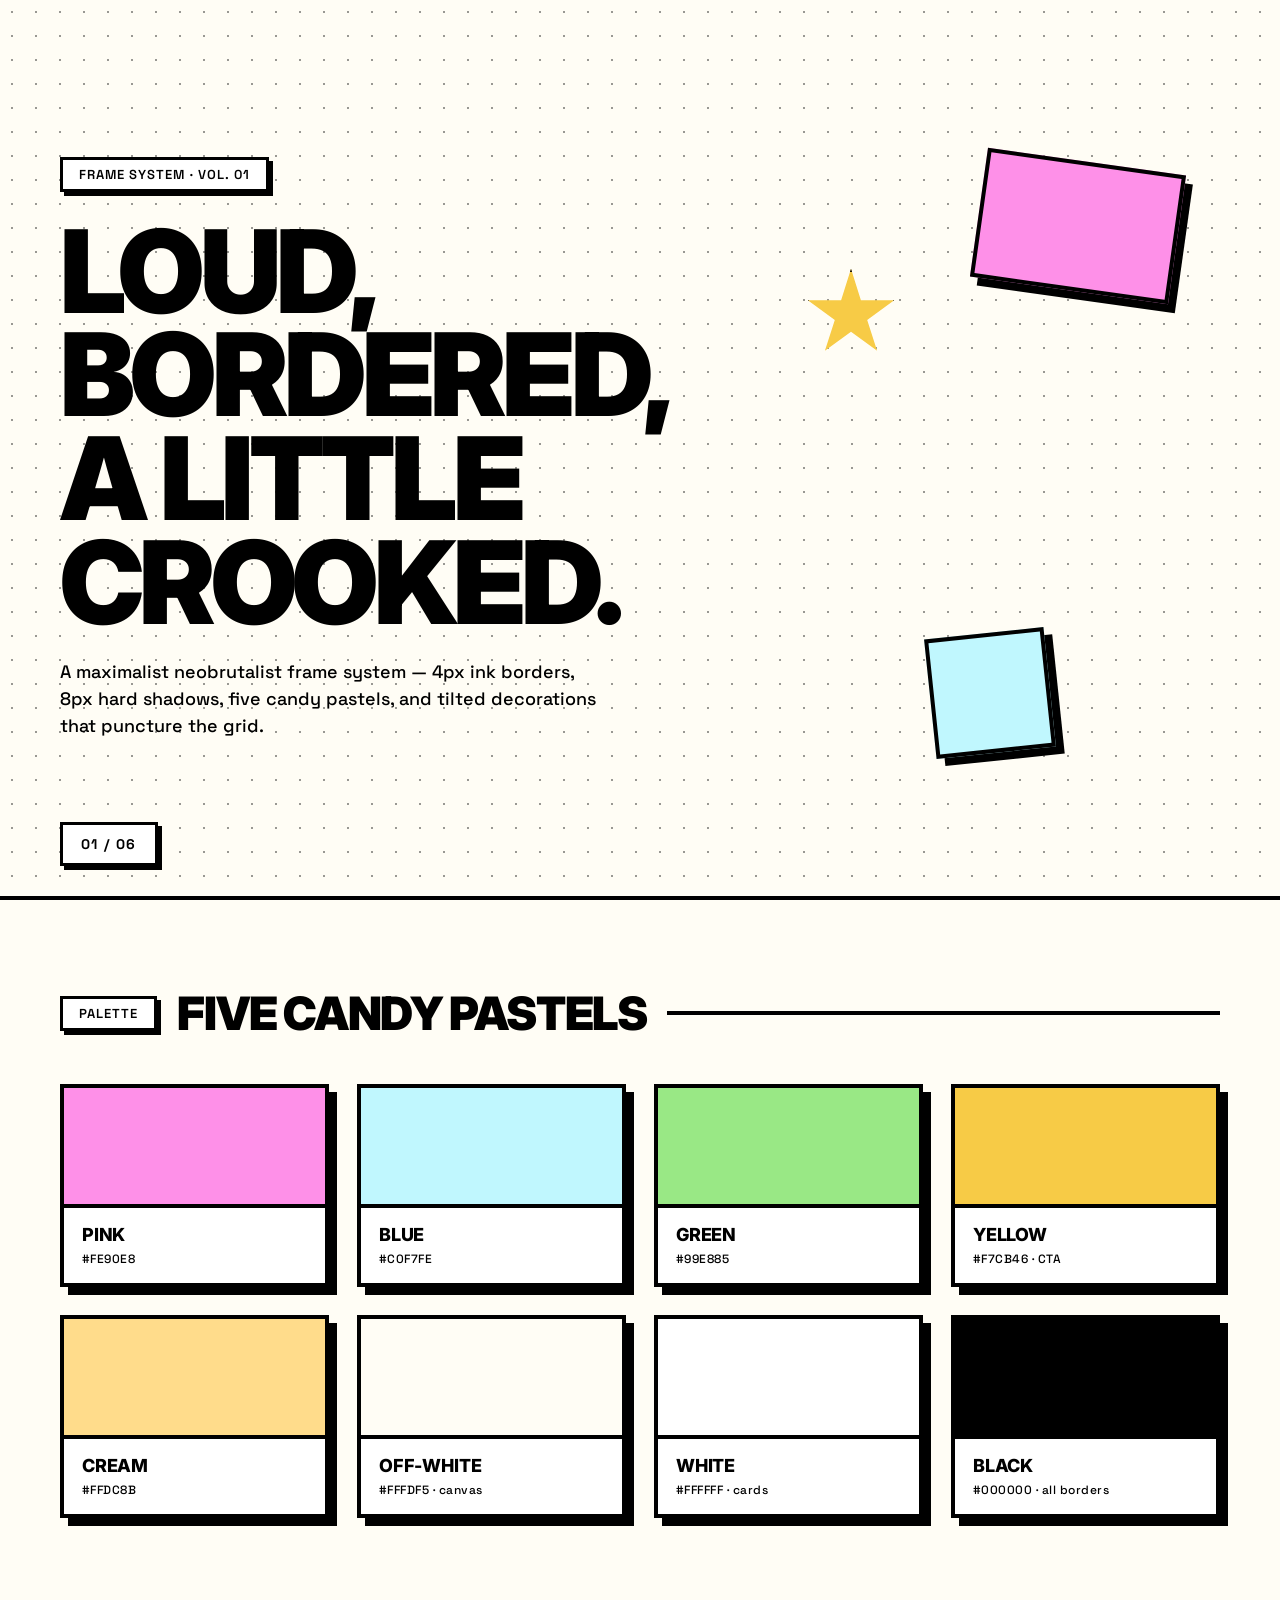
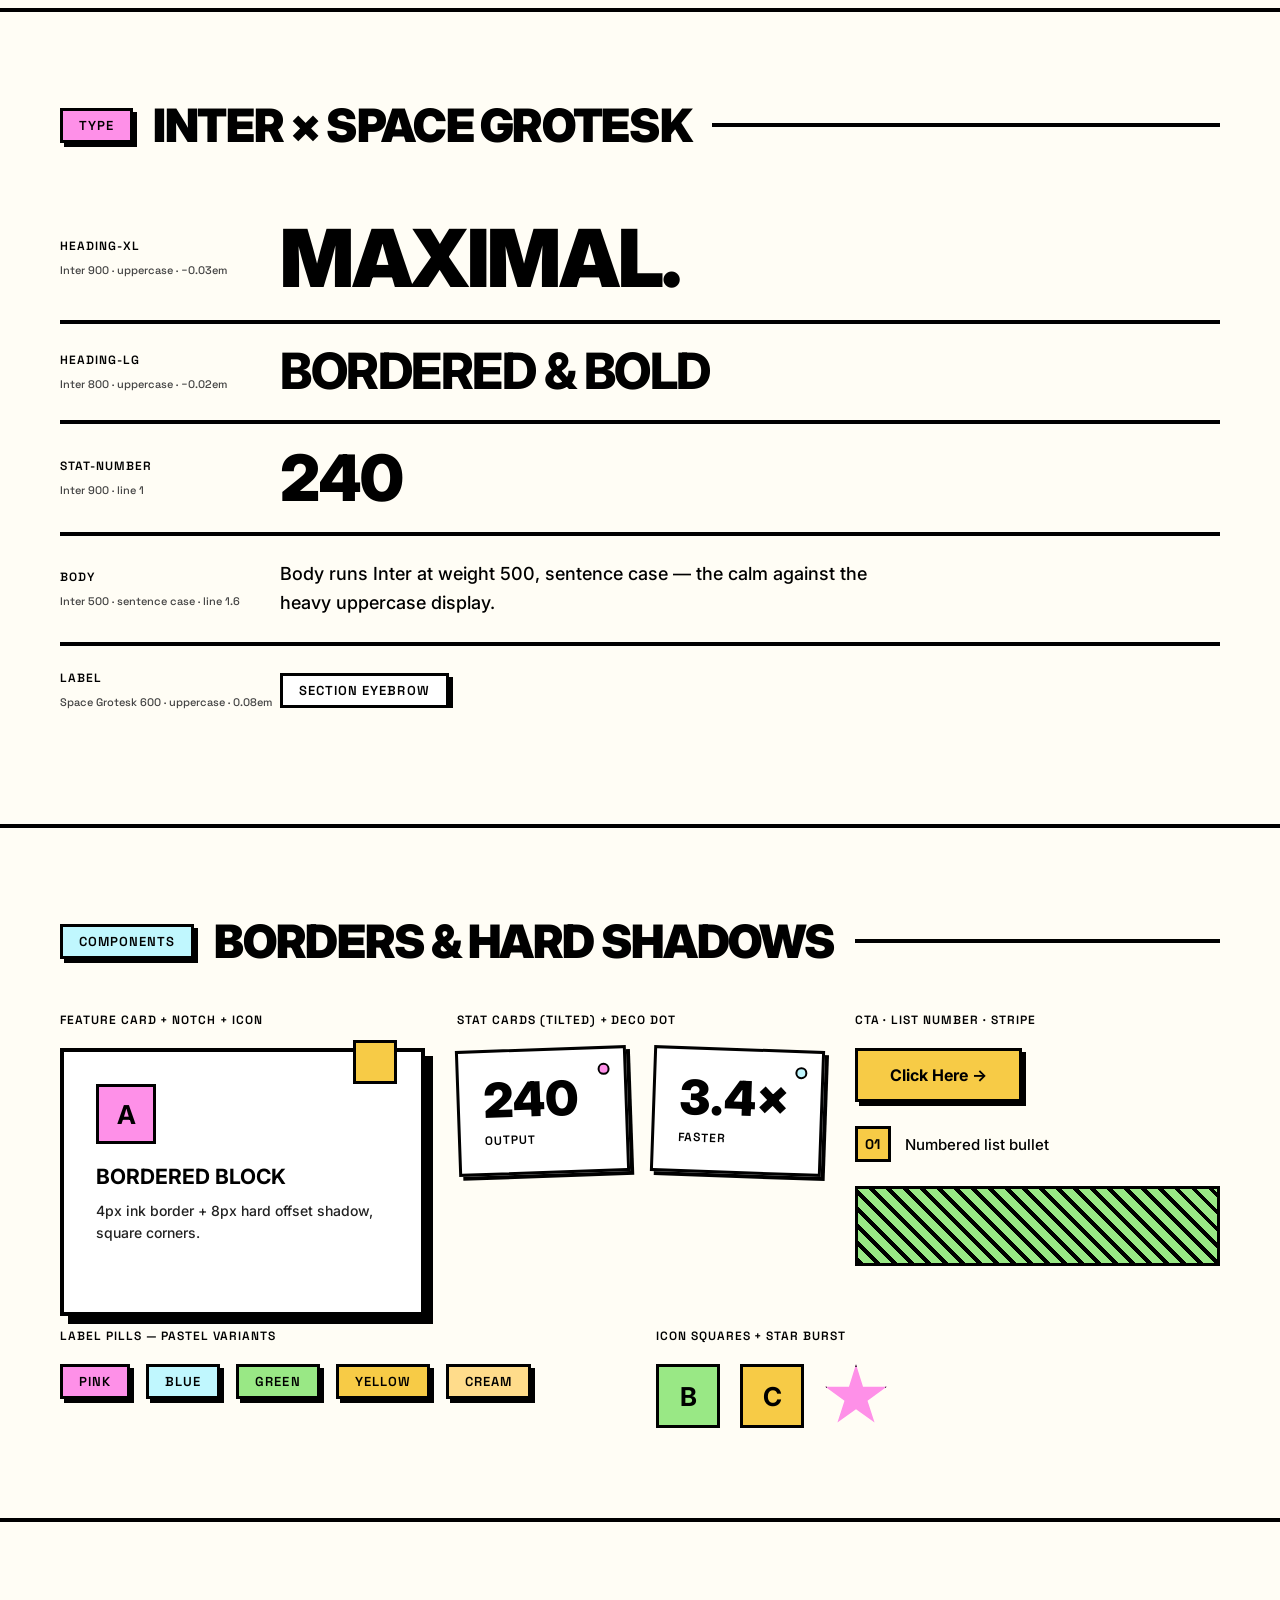
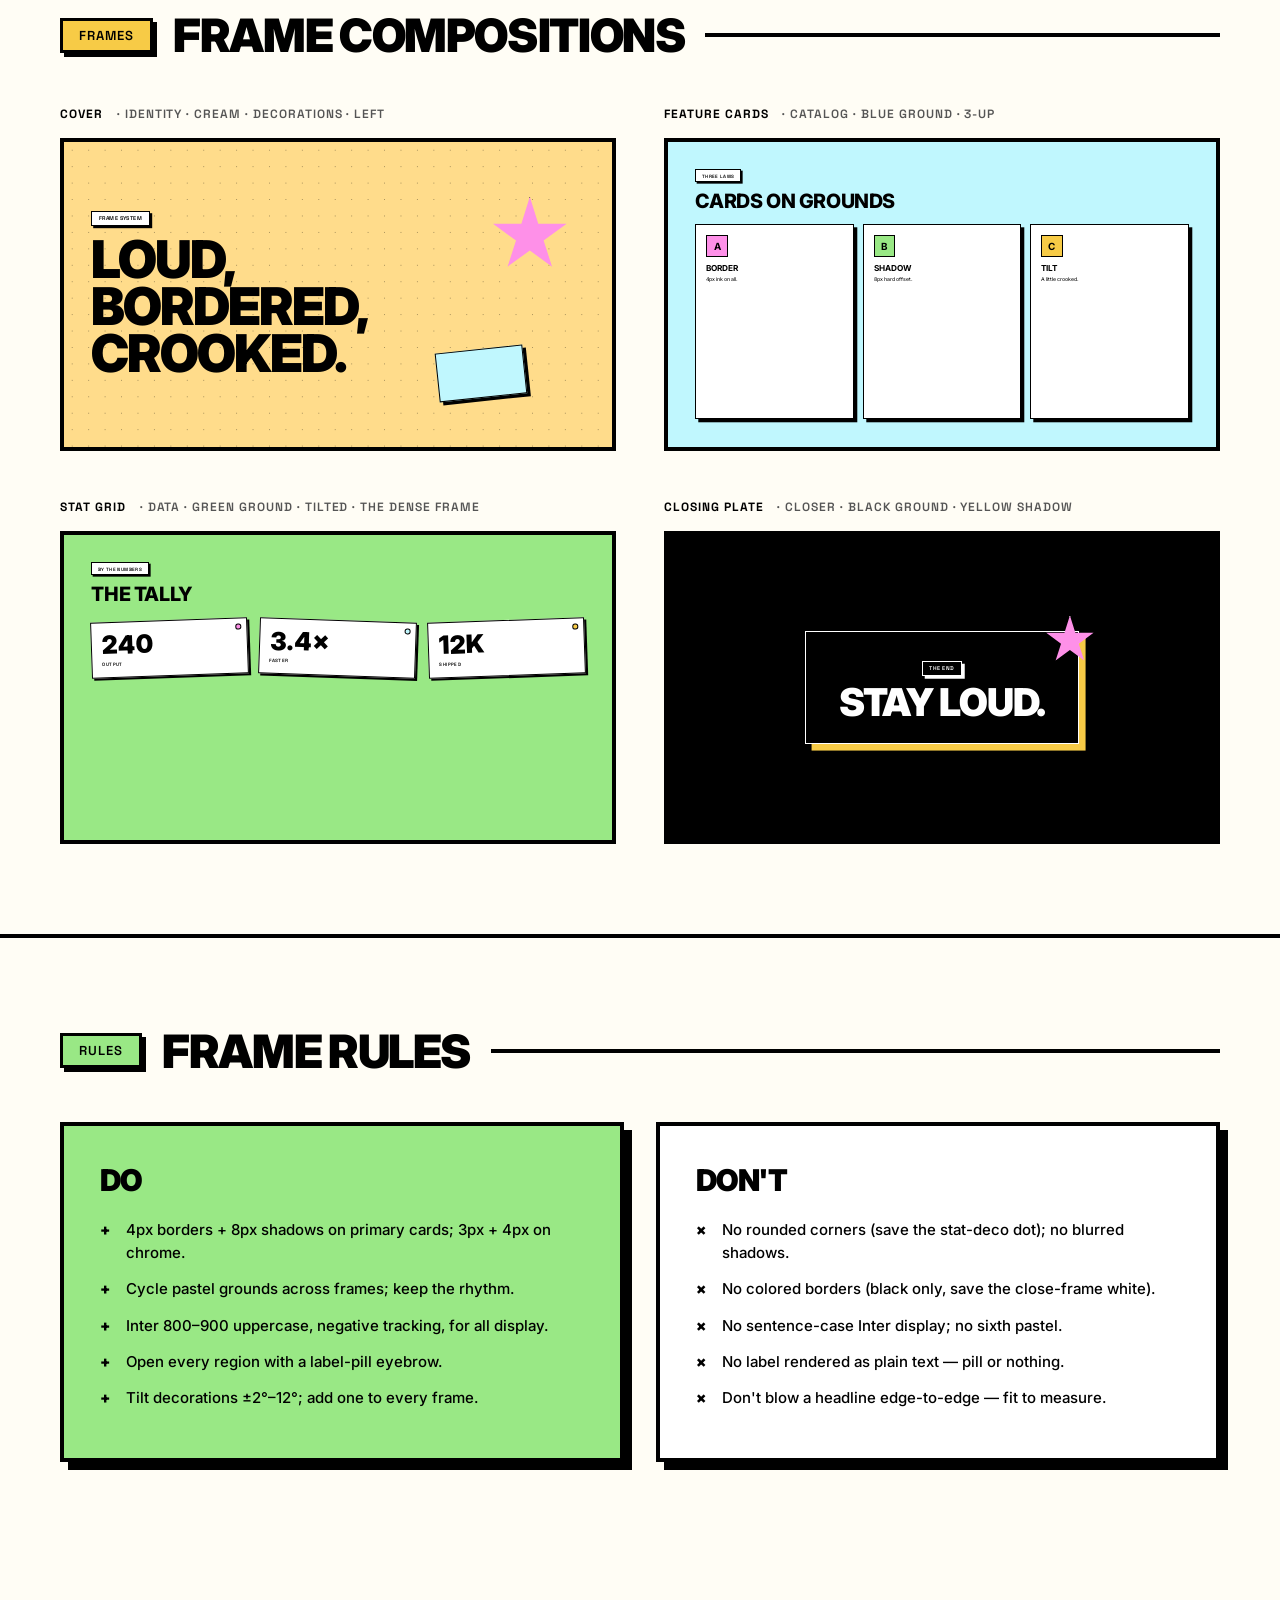
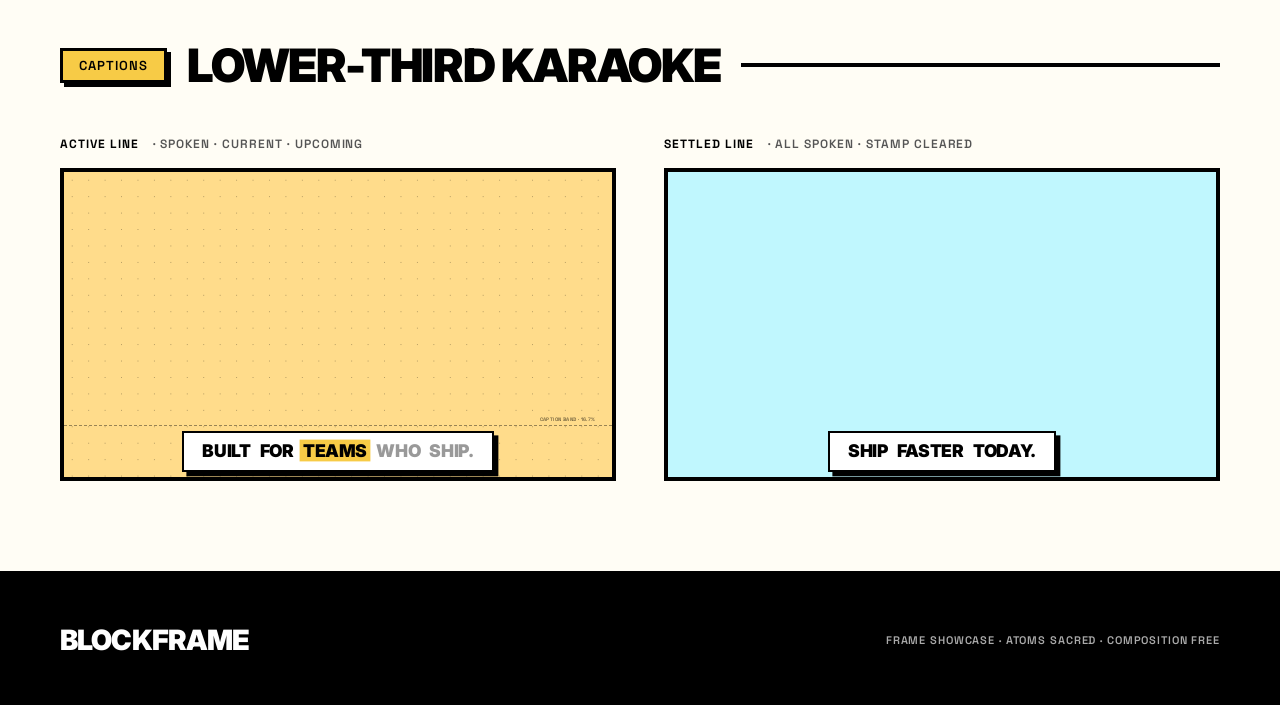
<file: .claude/skills/hyperframes/assets/frame-presets/blockframe/frame-showcase.html>
<!doctype html>
<html lang="en">
  <head>
    <meta charset="utf-8" />
    <meta name="viewport" content="width=device-width,initial-scale=1" />
    <title>BlockFrame</title>
    <link rel="preconnect" href="https://fonts.googleapis.com" />
    <link rel="preconnect" href="https://fonts.gstatic.com" crossorigin />
    <link
      href="https://fonts.googleapis.com/css2?family=Inter:wght@400;500;700;800;900&family=Space+Grotesk:wght@500;600;700&display=swap"
      rel="stylesheet"
    />
    <style id="ds-tokens">
      :root {
        --black: #000000;
        --white: #ffffff;
        --offwhite: #fffdf5;
        --pink: #fe90e8;
        --blue: #c0f7fe;
        --green: #99e885;
        --yellow: #f7cb46;
        --cream: #ffdc8b;
        --disp: "Inter", sans-serif;
        --mono: "Space Grotesk", monospace;
      }
      * {
        margin: 0;
        padding: 0;
        box-sizing: border-box;
      }
      html {
        background: #111;
      }
      body {
        background: var(--offwhite);
        color: var(--black);
        font-family: var(--disp);
        -webkit-font-smoothing: antialiased;
      }
      .disp {
        font-family: var(--disp);
        text-transform: uppercase;
        letter-spacing: -0.03em;
        line-height: 0.95;
        font-weight: 900;
      }
      .pill {
        display: inline-block;
        border: 3px solid var(--black);
        background: var(--white);
        box-shadow: 4px 4px 0 var(--black);
        padding: 6px 16px;
        font-family: var(--mono);
        font-weight: 600;
        text-transform: uppercase;
        letter-spacing: 0.08em;
        font-size: 13px;
      }
      .dotgrid {
        background-image: radial-gradient(circle, var(--black) 1.2px, transparent 1.2px);
        background-size: 24px 24px;
      }

      section {
        padding: 90px 60px;
        position: relative;
        border-bottom: 4px solid var(--black);
      }
      .sec-head {
        display: flex;
        align-items: center;
        gap: 20px;
        margin-bottom: 48px;
      }
      .sec-head h2 {
        font-family: var(--disp);
        font-weight: 900;
        text-transform: uppercase;
        letter-spacing: -0.03em;
        font-size: 46px;
        line-height: 1;
      }
      .sec-head .sp {
        flex: 1;
        height: 4px;
        background: var(--black);
      }

      /* COVER */
      .cover {
        min-height: 100vh;
        background: var(--offwhite);
        padding: 60px;
        display: flex;
        flex-direction: column;
        justify-content: center;
        position: relative;
        overflow: hidden;
      }
      .cover .dg {
        position: absolute;
        inset: 0;
        opacity: 0.4;
        background-image: radial-gradient(circle, var(--black) 1.2px, transparent 1.2px);
        background-size: 24px 24px;
        pointer-events: none;
      }
      .cover .inner {
        position: relative;
        z-index: 3;
        max-width: 72%;
      }
      .cover .pill {
        margin-bottom: 28px;
      }
      .cover h1 {
        font-family: var(--disp);
        font-weight: 900;
        text-transform: uppercase;
        letter-spacing: -0.04em;
        line-height: 0.9;
        font-size: clamp(64px, 9vw, 150px);
      }
      .cover .sub {
        font-family: var(--mono);
        font-weight: 500;
        font-size: 18px;
        line-height: 1.5;
        color: var(--black);
        margin-top: 24px;
        max-width: 540px;
      }
      .cover .deco-rect {
        position: absolute;
        top: 18%;
        right: 8%;
        width: 200px;
        height: 130px;
        background: var(--pink);
        border: 4px solid var(--black);
        box-shadow: 8px 8px 0 var(--black);
        transform: rotate(8deg);
        z-index: 2;
      }
      .cover .deco-rect2 {
        position: absolute;
        bottom: 16%;
        right: 18%;
        width: 120px;
        height: 120px;
        background: var(--blue);
        border: 4px solid var(--black);
        box-shadow: 8px 8px 0 var(--black);
        transform: rotate(-6deg);
        z-index: 1;
      }
      .cover .star {
        position: absolute;
        top: 30%;
        right: 30%;
        width: 90px;
        height: 90px;
        background: var(--yellow);
        border: 3px solid var(--black);
        clip-path: polygon(
          50% 0%,
          61% 35%,
          98% 35%,
          68% 57%,
          79% 91%,
          50% 70%,
          21% 91%,
          32% 57%,
          2% 35%,
          39% 35%
        );
        z-index: 4;
      }
      .cover .counter {
        position: absolute;
        bottom: 30px;
        left: 60px;
        border: 3px solid var(--black);
        background: var(--white);
        box-shadow: 4px 4px 0 var(--black);
        padding: 10px 18px;
        font-family: var(--mono);
        font-weight: 700;
        text-transform: uppercase;
        letter-spacing: 0.1em;
        font-size: 14px;
      }

      /* PALETTE */
      .swatches {
        display: grid;
        grid-template-columns: repeat(4, 1fr);
        gap: 28px;
      }
      .sw {
        border: 4px solid var(--black);
        background: var(--white);
        box-shadow: 8px 8px 0 var(--black);
      }
      .sw .chip {
        height: 120px;
        border-bottom: 4px solid var(--black);
      }
      .sw .meta {
        padding: 16px 18px;
      }
      .sw .name {
        font-family: var(--disp);
        font-weight: 800;
        text-transform: uppercase;
        letter-spacing: -0.01em;
        font-size: 18px;
      }
      .sw .hex {
        font-family: var(--mono);
        font-weight: 500;
        font-size: 12px;
        letter-spacing: 0.04em;
        margin-top: 6px;
      }

      /* TYPE */
      .type-row {
        display: grid;
        grid-template-columns: 220px 1fr;
        align-items: center;
        padding: 24px 0;
        border-bottom: 4px solid var(--black);
      }
      .type-row .tok {
        font-family: var(--mono);
        font-weight: 600;
        text-transform: uppercase;
        letter-spacing: 0.08em;
        font-size: 12px;
      }
      .type-row .m {
        font-family: var(--mono);
        font-weight: 500;
        font-size: 11px;
        color: #444;
        margin-top: 8px;
        line-height: 1.5;
      }
      .type-row .spec {
        overflow: hidden;
      }

      /* COMPONENTS */
      .cnote {
        font-family: var(--mono);
        font-weight: 600;
        text-transform: uppercase;
        letter-spacing: 0.08em;
        font-size: 12px;
        margin-bottom: 20px;
      }
      .cgrid {
        display: grid;
        grid-template-columns: repeat(12, 1fr);
        gap: 32px;
        margin-bottom: 48px;
      }
      .s3 {
        grid-column: span 3;
      }
      .s4 {
        grid-column: span 4;
      }
      .s6 {
        grid-column: span 6;
      }
      .s8 {
        grid-column: span 8;
      }
      .fcard {
        border: 4px solid var(--black);
        background: var(--white);
        box-shadow: 8px 8px 0 var(--black);
        padding: 32px;
        position: relative;
        height: 100%;
      }
      .fcard .notch {
        position: absolute;
        top: -12px;
        right: 24px;
        width: 44px;
        height: 44px;
        background: var(--yellow);
        border: 3px solid var(--black);
      }
      .fcard .ic {
        width: 60px;
        height: 60px;
        border: 3px solid var(--black);
        background: var(--blue);
        display: grid;
        place-items: center;
        font-family: var(--disp);
        font-weight: 700;
        font-size: 26px;
        margin-bottom: 20px;
      }
      .fcard .t {
        font-family: var(--disp);
        font-weight: 700;
        text-transform: uppercase;
        font-size: 21px;
        line-height: 1.2;
      }
      .fcard .bd {
        font-family: var(--disp);
        font-weight: 500;
        font-size: 14px;
        line-height: 1.6;
        color: #222;
        margin-top: 10px;
      }
      .statcard {
        border: 3px solid var(--black);
        background: var(--white);
        box-shadow: 4px 4px 0 var(--black);
        padding: 24px;
        position: relative;
      }
      .statcard .dot {
        position: absolute;
        top: 14px;
        right: 14px;
        width: 12px;
        height: 12px;
        border-radius: 50%;
        border: 2px solid var(--black);
      }
      .statcard .n {
        font-family: var(--disp);
        font-weight: 900;
        font-size: 48px;
        line-height: 1;
      }
      .statcard .l {
        font-family: var(--mono);
        font-weight: 600;
        text-transform: uppercase;
        letter-spacing: 0.08em;
        font-size: 12px;
        margin-top: 8px;
      }
      .btn {
        display: inline-block;
        border: 3px solid var(--black);
        background: var(--yellow);
        box-shadow: 4px 4px 0 var(--black);
        padding: 14px 32px;
        font-family: var(--disp);
        font-weight: 700;
        font-size: 16px;
      }
      .stripe {
        height: 80px;
        border: 3px solid var(--black);
        background: repeating-linear-gradient(
          45deg,
          var(--black),
          var(--black) 4px,
          var(--green) 4px,
          var(--green) 12px
        );
      }
      .listnum {
        display: inline-grid;
        place-items: center;
        width: 36px;
        height: 36px;
        border: 3px solid var(--black);
        background: var(--yellow);
        font-family: var(--mono);
        font-weight: 700;
        font-size: 14px;
      }

      /* COMPOSITIONS */
      .gallery {
        display: grid;
        grid-template-columns: 1fr 1fr;
        gap: 48px;
      }
      .fw .flabel {
        display: flex;
        gap: 14px;
        align-items: baseline;
        margin-bottom: 16px;
        font-family: var(--mono);
        font-weight: 600;
        text-transform: uppercase;
        letter-spacing: 0.08em;
        font-size: 12px;
        color: #555;
      }
      .fw .flabel b {
        color: var(--black);
      }
      .frame {
        aspect-ratio: 16/9;
        container-type: size;
        position: relative;
        overflow: hidden;
        background: var(--offwhite);
        border: 4px solid var(--black);
      }
      .frame > .body {
        position: absolute;
        inset: 0;
        z-index: 3;
      }

      /* f1 cover */
      .bf1 {
        background: var(--cream);
      }
      .bf1 .dg {
        position: absolute;
        inset: 0;
        opacity: 0.35;
        background-image: radial-gradient(circle, var(--black) 0.15cqw, transparent 0.15cqw);
        background-size: 3cqw 3cqw;
        z-index: 1;
      }
      .bf1 .body {
        display: flex;
        flex-direction: column;
        justify-content: center;
        padding: 0 5cqw;
      }
      .bf1 .pill {
        display: inline-block;
        border: 0.25cqw solid var(--black);
        background: var(--white);
        box-shadow: 0.4cqw 0.4cqw 0 var(--black);
        padding: 0.5cqw 1.2cqw;
        font-family: var(--mono);
        font-weight: 600;
        text-transform: uppercase;
        letter-spacing: 0.08em;
        font-size: 1cqw;
        margin-bottom: 2cqw;
        align-self: flex-start;
      }
      .bf1 h3 {
        font-family: var(--disp);
        font-weight: 900;
        text-transform: uppercase;
        letter-spacing: -0.04em;
        line-height: 0.9;
        font-size: 9.5cqw;
        max-width: 60cqw;
      }
      .bf1 .star {
        position: absolute;
        top: 18%;
        right: 8%;
        width: 14cqw;
        height: 14cqw;
        background: var(--pink);
        border: 0.3cqw solid var(--black);
        clip-path: polygon(
          50% 0%,
          61% 35%,
          98% 35%,
          68% 57%,
          79% 91%,
          50% 70%,
          21% 91%,
          32% 57%,
          2% 35%,
          39% 35%
        );
        z-index: 2;
      }
      .bf1 .rect {
        position: absolute;
        bottom: 16%;
        right: 16%;
        width: 16cqw;
        height: 9cqw;
        background: var(--blue);
        border: 0.3cqw solid var(--black);
        box-shadow: 0.6cqw 0.6cqw 0 var(--black);
        transform: rotate(-6deg);
        z-index: 1;
      }

      /* f2 feature cards */
      .bf2 {
        background: var(--blue);
      }
      .bf2 .body {
        padding: 5cqw;
        display: flex;
        flex-direction: column;
      }
      .bf2 .pill {
        align-self: flex-start;
        border: 0.2cqw solid var(--black);
        background: var(--white);
        box-shadow: 0.3cqw 0.3cqw 0 var(--black);
        padding: 0.4cqw 1cqw;
        font-family: var(--mono);
        font-weight: 600;
        text-transform: uppercase;
        letter-spacing: 0.08em;
        font-size: 0.85cqw;
        margin-bottom: 1.4cqw;
      }
      .bf2 h3 {
        font-family: var(--disp);
        font-weight: 800;
        text-transform: uppercase;
        letter-spacing: -0.02em;
        font-size: 3.6cqw;
        margin-bottom: 2cqw;
      }
      .bf2 .row {
        display: grid;
        grid-template-columns: repeat(3, 1fr);
        gap: 1.6cqw;
        flex: 1;
      }
      .bf2 .c {
        border: 0.3cqw solid var(--black);
        background: var(--white);
        box-shadow: 0.6cqw 0.6cqw 0 var(--black);
        padding: 1.8cqw;
      }
      .bf2 .c .ic {
        width: 4cqw;
        height: 4cqw;
        border: 0.2cqw solid var(--black);
        display: grid;
        place-items: center;
        font-family: var(--disp);
        font-weight: 700;
        font-size: 1.8cqw;
        margin-bottom: 1.2cqw;
      }
      .bf2 .c .t {
        font-family: var(--disp);
        font-weight: 700;
        text-transform: uppercase;
        font-size: 1.5cqw;
        line-height: 1.15;
      }
      .bf2 .c .bd {
        font-family: var(--disp);
        font-weight: 500;
        font-size: 0.95cqw;
        line-height: 1.5;
        color: #222;
        margin-top: 0.6cqw;
      }

      /* f3 stat grid (tilted) */
      .bf3 {
        background: var(--green);
      }
      .bf3 .body {
        padding: 5cqw;
        display: flex;
        flex-direction: column;
      }
      .bf3 .pill {
        align-self: flex-start;
        border: 0.2cqw solid var(--black);
        background: var(--white);
        box-shadow: 0.3cqw 0.3cqw 0 var(--black);
        padding: 0.4cqw 1cqw;
        font-family: var(--mono);
        font-weight: 600;
        text-transform: uppercase;
        letter-spacing: 0.08em;
        font-size: 0.85cqw;
        margin-bottom: 1.4cqw;
      }
      .bf3 h3 {
        font-family: var(--disp);
        font-weight: 800;
        text-transform: uppercase;
        letter-spacing: -0.02em;
        font-size: 3.6cqw;
        margin-bottom: 2.4cqw;
      }
      .bf3 .row {
        display: grid;
        grid-template-columns: repeat(3, 1fr);
        gap: 2cqw;
      }
      .bf3 .sc {
        border: 0.25cqw solid var(--black);
        background: var(--white);
        box-shadow: 0.4cqw 0.4cqw 0 var(--black);
        padding: 1.8cqw;
        position: relative;
      }
      .bf3 .sc:nth-child(odd) {
        transform: rotate(-2deg);
      }
      .bf3 .sc:nth-child(even) {
        transform: rotate(2deg);
      }
      .bf3 .sc .dot {
        position: absolute;
        top: 1cqw;
        right: 1cqw;
        width: 1cqw;
        height: 1cqw;
        border-radius: 50%;
        border: 0.15cqw solid var(--black);
      }
      .bf3 .sc .n {
        font-family: var(--disp);
        font-weight: 900;
        font-size: 4.6cqw;
        line-height: 1;
      }
      .bf3 .sc .l {
        font-family: var(--mono);
        font-weight: 600;
        text-transform: uppercase;
        letter-spacing: 0.08em;
        font-size: 0.85cqw;
        margin-top: 0.6cqw;
      }

      /* f4 close (black) */
      .bf4 {
        background: var(--black);
      }
      .bf4 .body {
        display: flex;
        flex-direction: column;
        justify-content: center;
        align-items: center;
        text-align: center;
      }
      .bf4 .cardf {
        border: 0.3cqw solid var(--white);
        box-shadow: 1.2cqw 1.2cqw 0 var(--yellow);
        padding: 4cqw 6cqw;
        position: relative;
      }
      .bf4 .pill {
        border: 0.25cqw solid var(--white);
        background: var(--black);
        color: var(--white);
        box-shadow: 0.5cqw 0.5cqw 0 var(--white);
        padding: 0.5cqw 1.2cqw;
        font-family: var(--mono);
        font-weight: 600;
        text-transform: uppercase;
        letter-spacing: 0.08em;
        font-size: 1cqw;
        margin-bottom: 1.6cqw;
        display: inline-block;
      }
      .bf4 h3 {
        font-family: var(--disp);
        font-weight: 900;
        text-transform: uppercase;
        letter-spacing: -0.03em;
        font-size: 7cqw;
        line-height: 0.95;
        color: var(--white);
      }
      .bf4 .star {
        position: absolute;
        top: -3cqw;
        right: -3cqw;
        width: 9cqw;
        height: 9cqw;
        background: var(--pink);
        border: 0.3cqw solid var(--white);
        clip-path: polygon(
          50% 0%,
          61% 35%,
          98% 35%,
          68% 57%,
          79% 91%,
          50% 70%,
          21% 91%,
          32% 57%,
          2% 35%,
          39% 35%
        );
      }

      /* PRINCIPLES */
      .dos {
        display: grid;
        grid-template-columns: 1fr 1fr;
        gap: 32px;
      }
      .do-card {
        border: 4px solid var(--black);
        box-shadow: 8px 8px 0 var(--black);
        padding: 36px;
      }
      .do-card.do {
        background: var(--green);
      }
      .do-card.dont {
        background: var(--white);
      }
      .do-card h4 {
        font-family: var(--disp);
        font-weight: 900;
        text-transform: uppercase;
        letter-spacing: -0.02em;
        font-size: 30px;
        margin-bottom: 20px;
      }
      .do-card ul {
        list-style: none;
      }
      .do-card li {
        font-family: var(--disp);
        font-weight: 500;
        font-size: 15px;
        line-height: 1.55;
        padding-left: 26px;
        position: relative;
        margin-bottom: 13px;
      }
      .do-card li::before {
        position: absolute;
        left: 0;
        font-family: var(--disp);
        font-weight: 900;
      }
      .do-card.do li::before {
        content: "+";
      }
      .do-card.dont li::before {
        content: "\00d7";
      }

      .foot {
        padding: 48px 60px;
        background: var(--black);
        color: var(--white);
        display: flex;
        justify-content: space-between;
        align-items: center;
      }
      .foot .l {
        font-family: var(--disp);
        font-weight: 900;
        text-transform: uppercase;
        letter-spacing: -0.03em;
        font-size: 28px;
      }
      .foot .r {
        font-family: var(--mono);
        font-weight: 600;
        text-transform: uppercase;
        letter-spacing: 0.08em;
        font-size: 11px;
        color: #aaa;
      }
      @media (max-width: 1100px) {
        .gallery {
          grid-template-columns: 1fr;
        }
        .swatches {
          grid-template-columns: 1fr 1fr;
        }
      }
    </style>
    <link
      rel="stylesheet"
      href="https://fonts.googleapis.com/css2?family=Inter:wght@400;500;600;700;800;900&display=swap"
    />
    <link
      rel="stylesheet"
      href="https://fonts.googleapis.com/css2?family=Space+Grotesk:wght@400;500;600;700&display=swap"
    />
    <style id="ft-override">
      :root {
        --primary: #fffdf5 !important;
        --secondary: #000000 !important;
        --tertiary: #ffdc8b !important;
        --accent: #fe90e8 !important;
        --f-disp: "Inter", sans-serif !important;
        --f-body: "Space Grotesk", sans-serif !important;
        --black: #000000 !important;
        --offwhite: #fffdf5 !important;
        --pink: #fe90e8 !important;
        --cream: #ffdc8b !important;
        --disp: "Inter", sans-serif !important;
        --mono: "Space Grotesk", sans-serif !important;
        --white: #ffffff !important;
        --blue: #c0f7fe !important;
        --green: #99e885 !important;
        --yellow: #f7cb46 !important;
      }
    </style>
  </head>
  <body>
    <!-- COVER -->
    <section class="cover">
      <div class="dg"></div>
      <div class="star"></div>
      <div class="deco-rect"></div>
      <div class="deco-rect2"></div>
      <div class="inner">
        <span class="pill">Frame System · Vol. 01</span>
        <h1>Loud,<br />bordered,<br />a little crooked.</h1>
        <div class="sub">
          A maximalist neobrutalist frame system — 4px ink borders, 8px hard shadows, five candy
          pastels, and tilted decorations that puncture the grid.
        </div>
      </div>
      <div class="counter">01 / 06</div>
    </section>

    <!-- PALETTE -->
    <section>
      <div class="sec-head">
        <span class="pill">Palette</span>
        <h2>Five Candy Pastels</h2>
        <span class="sp"></span>
      </div>
      <div class="swatches">
        <div class="sw">
          <div class="chip" style="background: var(--pink)"></div>
          <div class="meta">
            <div class="name">Pink</div>
            <div class="hex">#FE90E8</div>
          </div>
        </div>
        <div class="sw">
          <div class="chip" style="background: var(--blue)"></div>
          <div class="meta">
            <div class="name">Blue</div>
            <div class="hex">#C0F7FE</div>
          </div>
        </div>
        <div class="sw">
          <div class="chip" style="background: var(--green)"></div>
          <div class="meta">
            <div class="name">Green</div>
            <div class="hex">#99E885</div>
          </div>
        </div>
        <div class="sw">
          <div class="chip" style="background: var(--yellow)"></div>
          <div class="meta">
            <div class="name">Yellow</div>
            <div class="hex">#F7CB46 · CTA</div>
          </div>
        </div>
        <div class="sw">
          <div class="chip" style="background: var(--cream)"></div>
          <div class="meta">
            <div class="name">Cream</div>
            <div class="hex">#FFDC8B</div>
          </div>
        </div>
        <div class="sw">
          <div
            class="chip"
            style="background: var(--offwhite); border-bottom: 4px solid var(--black)"
          ></div>
          <div class="meta">
            <div class="name">Off-White</div>
            <div class="hex">#FFFDF5 · canvas</div>
          </div>
        </div>
        <div class="sw">
          <div
            class="chip"
            style="background: var(--white); border-bottom: 4px solid var(--black)"
          ></div>
          <div class="meta">
            <div class="name">White</div>
            <div class="hex">#FFFFFF · cards</div>
          </div>
        </div>
        <div class="sw">
          <div class="chip" style="background: var(--black)"></div>
          <div class="meta">
            <div class="name">Black</div>
            <div class="hex">#000000 · all borders</div>
          </div>
        </div>
      </div>
    </section>

    <!-- TYPOGRAPHY -->
    <section>
      <div class="sec-head">
        <span class="pill" style="background: var(--pink)">Type</span>
        <h2>Inter × Space Grotesk</h2>
        <span class="sp"></span>
      </div>
      <div class="type-row">
        <div>
          <div class="tok">heading-xl</div>
          <div class="m">Inter 900 · uppercase · −0.03em</div>
        </div>
        <div class="spec"><span class="disp" style="font-size: 80px">Maximal.</span></div>
      </div>
      <div class="type-row">
        <div>
          <div class="tok">heading-lg</div>
          <div class="m">Inter 800 · uppercase · −0.02em</div>
        </div>
        <div class="spec">
          <span class="disp" style="font-weight: 800; font-size: 50px">Bordered & Bold</span>
        </div>
      </div>
      <div class="type-row">
        <div>
          <div class="tok">stat-number</div>
          <div class="m">Inter 900 · line 1</div>
        </div>
        <div class="spec">
          <span class="disp" style="font-size: 64px; letter-spacing: -0.02em">240</span>
        </div>
      </div>
      <div class="type-row">
        <div>
          <div class="tok">body</div>
          <div class="m">Inter 500 · sentence case · line 1.6</div>
        </div>
        <div class="spec">
          <p style="font-weight: 500; font-size: 18px; line-height: 1.6; max-width: 640px">
            Body runs Inter at weight 500, sentence case — the calm against the heavy uppercase
            display.
          </p>
        </div>
      </div>
      <div class="type-row" style="border-bottom: 0">
        <div>
          <div class="tok">label</div>
          <div class="m">Space Grotesk 600 · uppercase · 0.08em</div>
        </div>
        <div class="spec"><span class="pill">Section Eyebrow</span></div>
      </div>
    </section>

    <!-- COMPONENTS -->
    <section>
      <div class="sec-head">
        <span class="pill" style="background: var(--blue)">Components</span>
        <h2>Borders & Hard Shadows</h2>
        <span class="sp"></span>
      </div>

      <div class="cgrid">
        <div class="s4">
          <div class="cnote">Feature card + notch + icon</div>
          <div class="fcard">
            <div class="notch"></div>
            <div class="ic" style="background: var(--pink)">A</div>
            <div class="t">Bordered Block</div>
            <div class="bd">4px ink border + 8px hard offset shadow, square corners.</div>
          </div>
        </div>
        <div class="s4">
          <div class="cnote">Stat cards (tilted) + deco dot</div>
          <div style="display: grid; grid-template-columns: 1fr 1fr; gap: 24px">
            <div class="statcard" style="transform: rotate(-2deg)">
              <div class="dot" style="background: var(--pink)"></div>
              <div class="n">240</div>
              <div class="l">Output</div>
            </div>
            <div class="statcard" style="transform: rotate(2deg)">
              <div class="dot" style="background: var(--blue)"></div>
              <div class="n">3.4×</div>
              <div class="l">Faster</div>
            </div>
          </div>
        </div>
        <div class="s4">
          <div class="cnote">CTA · list number · stripe</div>
          <span class="btn">Click Here →</span>
          <div style="display: flex; align-items: center; gap: 14px; margin-top: 24px">
            <span class="listnum">01</span
            ><span style="font-family: var(--disp); font-weight: 500; font-size: 15px"
              >Numbered list bullet</span
            >
          </div>
          <div class="stripe" style="margin-top: 24px"></div>
        </div>
      </div>

      <div class="cgrid" style="margin-bottom: 0">
        <div class="s6">
          <div class="cnote">Label pills — pastel variants</div>
          <div style="display: flex; gap: 16px; flex-wrap: wrap">
            <span class="pill" style="background: var(--pink)">Pink</span
            ><span class="pill" style="background: var(--blue)">Blue</span
            ><span class="pill" style="background: var(--green)">Green</span
            ><span class="pill" style="background: var(--yellow)">Yellow</span
            ><span class="pill" style="background: var(--cream)">Cream</span>
          </div>
        </div>
        <div class="s6">
          <div class="cnote">Icon squares + star burst</div>
          <div style="display: flex; align-items: center; gap: 20px">
            <span
              style="
                width: 64px;
                height: 64px;
                border: 3px solid var(--black);
                background: var(--green);
                display: grid;
                place-items: center;
                font-family: var(--disp);
                font-weight: 700;
                font-size: 26px;
              "
              >B</span
            >
            <span
              style="
                width: 64px;
                height: 64px;
                border: 3px solid var(--black);
                background: var(--yellow);
                display: grid;
                place-items: center;
                font-family: var(--disp);
                font-weight: 700;
                font-size: 26px;
              "
              >C</span
            >
            <span
              style="
                width: 64px;
                height: 64px;
                background: var(--pink);
                border: 3px solid var(--black);
                clip-path: polygon(
                  50% 0%,
                  61% 35%,
                  98% 35%,
                  68% 57%,
                  79% 91%,
                  50% 70%,
                  21% 91%,
                  32% 57%,
                  2% 35%,
                  39% 35%
                );
              "
            ></span>
          </div>
        </div>
      </div>
    </section>

    <!-- COMPOSITIONS -->
    <section>
      <div class="sec-head">
        <span class="pill" style="background: var(--yellow)">Frames</span>
        <h2>Frame Compositions</h2>
        <span class="sp"></span>
      </div>
      <div class="gallery">
        <div class="fw">
          <div class="flabel"><b>Cover</b><span>· identity · cream · decorations · left</span></div>
          <div class="frame bf1">
            <div class="dg"></div>
            <div class="star"></div>
            <div class="rect"></div>
            <div class="body">
              <span class="pill">Frame System</span>
              <h3>Loud, bordered, crooked.</h3>
            </div>
          </div>
        </div>

        <div class="fw">
          <div class="flabel"><b>Feature Cards</b><span>· catalog · blue ground · 3-up</span></div>
          <div class="frame bf2">
            <div class="body">
              <span class="pill">Three Laws</span>
              <h3>Cards on Grounds</h3>
              <div class="row">
                <div class="c">
                  <div class="ic" style="background: var(--pink)">A</div>
                  <div class="t">Border</div>
                  <div class="bd">4px ink on all.</div>
                </div>
                <div class="c">
                  <div class="ic" style="background: var(--green)">B</div>
                  <div class="t">Shadow</div>
                  <div class="bd">8px hard offset.</div>
                </div>
                <div class="c">
                  <div class="ic" style="background: var(--yellow)">C</div>
                  <div class="t">Tilt</div>
                  <div class="bd">A little crooked.</div>
                </div>
              </div>
            </div>
          </div>
        </div>

        <div class="fw">
          <div class="flabel">
            <b>Stat Grid</b><span>· data · green ground · tilted · the dense frame</span>
          </div>
          <div class="frame bf3">
            <div class="body">
              <span class="pill">By The Numbers</span>
              <h3>The Tally</h3>
              <div class="row">
                <div class="sc">
                  <div class="dot" style="background: var(--pink)"></div>
                  <div class="n">240</div>
                  <div class="l">Output</div>
                </div>
                <div class="sc">
                  <div class="dot" style="background: var(--blue)"></div>
                  <div class="n">3.4×</div>
                  <div class="l">Faster</div>
                </div>
                <div class="sc">
                  <div class="dot" style="background: var(--yellow)"></div>
                  <div class="n">12K</div>
                  <div class="l">Shipped</div>
                </div>
              </div>
            </div>
          </div>
        </div>

        <div class="fw">
          <div class="flabel">
            <b>Closing Plate</b><span>· closer · black ground · yellow shadow</span>
          </div>
          <div class="frame bf4">
            <div class="body">
              <div class="cardf">
                <div class="star"></div>
                <span class="pill">The End</span>
                <h3>Stay loud.</h3>
              </div>
            </div>
          </div>
        </div>
      </div>
    </section>

    <!-- PRINCIPLES -->
    <section style="border-bottom: none">
      <div class="sec-head">
        <span class="pill" style="background: var(--green)">Rules</span>
        <h2>Frame Rules</h2>
        <span class="sp"></span>
      </div>
      <div class="dos">
        <div class="do-card do">
          <h4>Do</h4>
          <ul>
            <li>4px borders + 8px shadows on primary cards; 3px + 4px on chrome.</li>
            <li>Cycle pastel grounds across frames; keep the rhythm.</li>
            <li>Inter 800–900 uppercase, negative tracking, for all display.</li>
            <li>Open every region with a label-pill eyebrow.</li>
            <li>Tilt decorations ±2°–12°; add one to every frame.</li>
          </ul>
        </div>
        <div class="do-card dont">
          <h4>Don't</h4>
          <ul>
            <li>No rounded corners (save the stat-deco dot); no blurred shadows.</li>
            <li>No colored borders (black only, save the close-frame white).</li>
            <li>No sentence-case Inter display; no sixth pastel.</li>
            <li>No label rendered as plain text — pill or nothing.</li>
            <li>Don't blow a headline edge-to-edge — fit to measure.</li>
          </ul>
        </div>
      </div>
    </section>

    <!-- CAPTIONS — preview of caption-skin.html (the preset's lower-third karaoke look) -->
    <style>
      /* mirrors caption-skin.html; the skin's --cap-* vocab mapped to this preset's tokens */
      .capdemo {
        --cap-ink: var(--black);
        --cap-canvas: var(--white);
        --cap-accent: var(--yellow);
        --cap-accent-2: var(--cream);
      }
      .capdemo .stage {
        position: absolute;
        left: 0;
        right: 0;
        bottom: 0;
        height: 16.67cqh;
        display: flex;
        align-items: center;
        justify-content: center;
        z-index: 4;
      }
      .capdemo .pill {
        max-width: 80cqw;
        padding: 1.4cqw 3cqw 1.7cqw;
        background: var(--cap-canvas);
        border: 0.4cqw solid var(--cap-ink);
        border-radius: 0;
        box-shadow: 0.8cqw 0.8cqw 0 var(--cap-ink);
      }
      .capdemo .line {
        display: flex;
        flex-wrap: wrap;
        justify-content: center;
        gap: 0.12em 0.32em;
        font-family: var(--disp);
        font-weight: 900;
        text-transform: uppercase;
        font-size: 3.2cqw;
        line-height: 1.12;
        letter-spacing: -0.02em;
      }
      .capdemo .w {
        display: inline-block;
        padding: 0 0.1em;
        color: color-mix(in srgb, var(--cap-ink) 40%, var(--cap-canvas));
      }
      .capdemo .w.spoken {
        color: var(--cap-ink);
      }
      .capdemo .w.active {
        color: var(--cap-ink);
        background: var(--cap-accent);
        box-shadow: 0 0 0 0.08em var(--cap-accent);
      }
      .capdemo .bandline {
        position: absolute;
        left: 0;
        right: 0;
        bottom: 16.67cqh;
        border-top: 0.15cqw dashed rgba(0, 0, 0, 0.4);
        z-index: 3;
      }
      .capdemo .bandtag {
        position: absolute;
        right: 3cqw;
        bottom: calc(16.67cqh + 0.7cqw);
        font-family: var(--mono);
        font-weight: 600;
        text-transform: uppercase;
        font-size: 0.9cqw;
        letter-spacing: 0.08em;
        color: var(--black);
        opacity: 0.55;
        z-index: 4;
      }
    </style>
    <section>
      <div class="sec-head">
        <span class="pill" style="background: var(--yellow)">Captions</span>
        <h2>Lower-Third Karaoke</h2>
        <span class="sp"></span>
      </div>
      <div class="gallery">
        <div class="fw">
          <div class="flabel"><b>Active line</b><span>· spoken · current · upcoming</span></div>
          <div class="frame capdemo" style="background: var(--cream)">
            <div
              class="dg"
              style="
                position: absolute;
                inset: 0;
                opacity: 0.3;
                background-image: radial-gradient(
                  circle,
                  var(--black) 0.15cqw,
                  transparent 0.15cqw
                );
                background-size: 3cqw 3cqw;
                z-index: 1;
              "
            ></div>
            <div class="bandline"></div>
            <div class="bandtag">caption band · 16.7%</div>
            <div class="stage">
              <div class="pill">
                <div class="line">
                  <span class="w spoken">Built</span>
                  <span class="w spoken">for</span>
                  <span class="w active">teams</span>
                  <span class="w">who</span>
                  <span class="w">ship.</span>
                </div>
              </div>
            </div>
          </div>
        </div>

        <div class="fw">
          <div class="flabel"><b>Settled line</b><span>· all spoken · stamp cleared</span></div>
          <div class="frame capdemo" style="background: var(--blue)">
            <div class="stage">
              <div class="pill">
                <div class="line">
                  <span class="w spoken">Ship</span>
                  <span class="w spoken">faster</span>
                  <span class="w spoken">today.</span>
                </div>
              </div>
            </div>
          </div>
        </div>
      </div>
    </section>

    <div class="foot">
      <span class="l">BlockFrame</span>
      <span class="r">Frame Showcase · Atoms Sacred · Composition Free</span>
    </div>

    <template id="__bundler_thumbnail">
      <svg viewBox="0 0 100 100" xmlns="http://www.w3.org/2000/svg">
        <rect width="100" height="100" fill="#FFFDF5" />
        <rect x="16" y="34" width="46" height="32" fill="#FE90E8" stroke="#000" stroke-width="4" />
        <rect x="22" y="40" width="46" height="32" fill="#C0F7FE" stroke="#000" stroke-width="4" />
        <path
          d="M74 16l4 11h12l-9 7 3 11-10-6-10 6 3-11-9-7h12z"
          fill="#F7CB46"
          stroke="#000"
          stroke-width="2"
        />
      </svg>
    </template>
  </body>
</html>
</file>
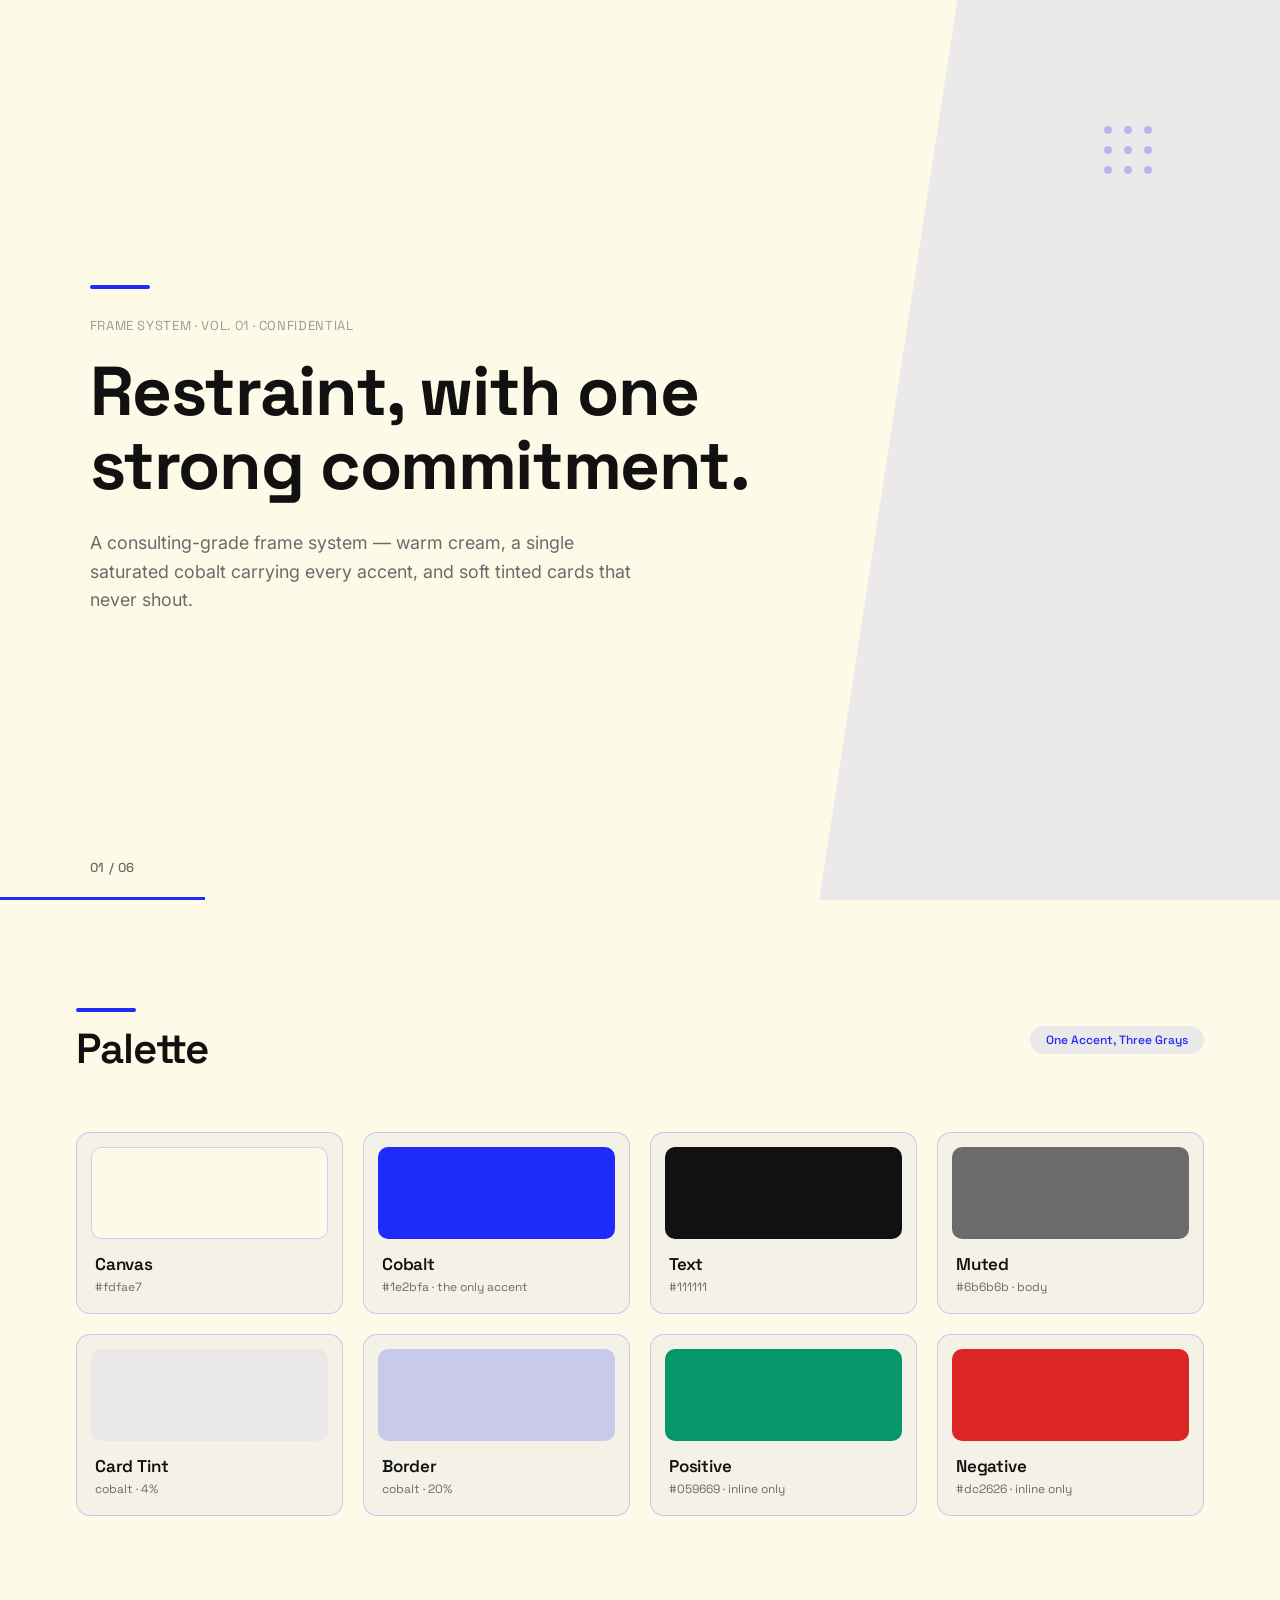
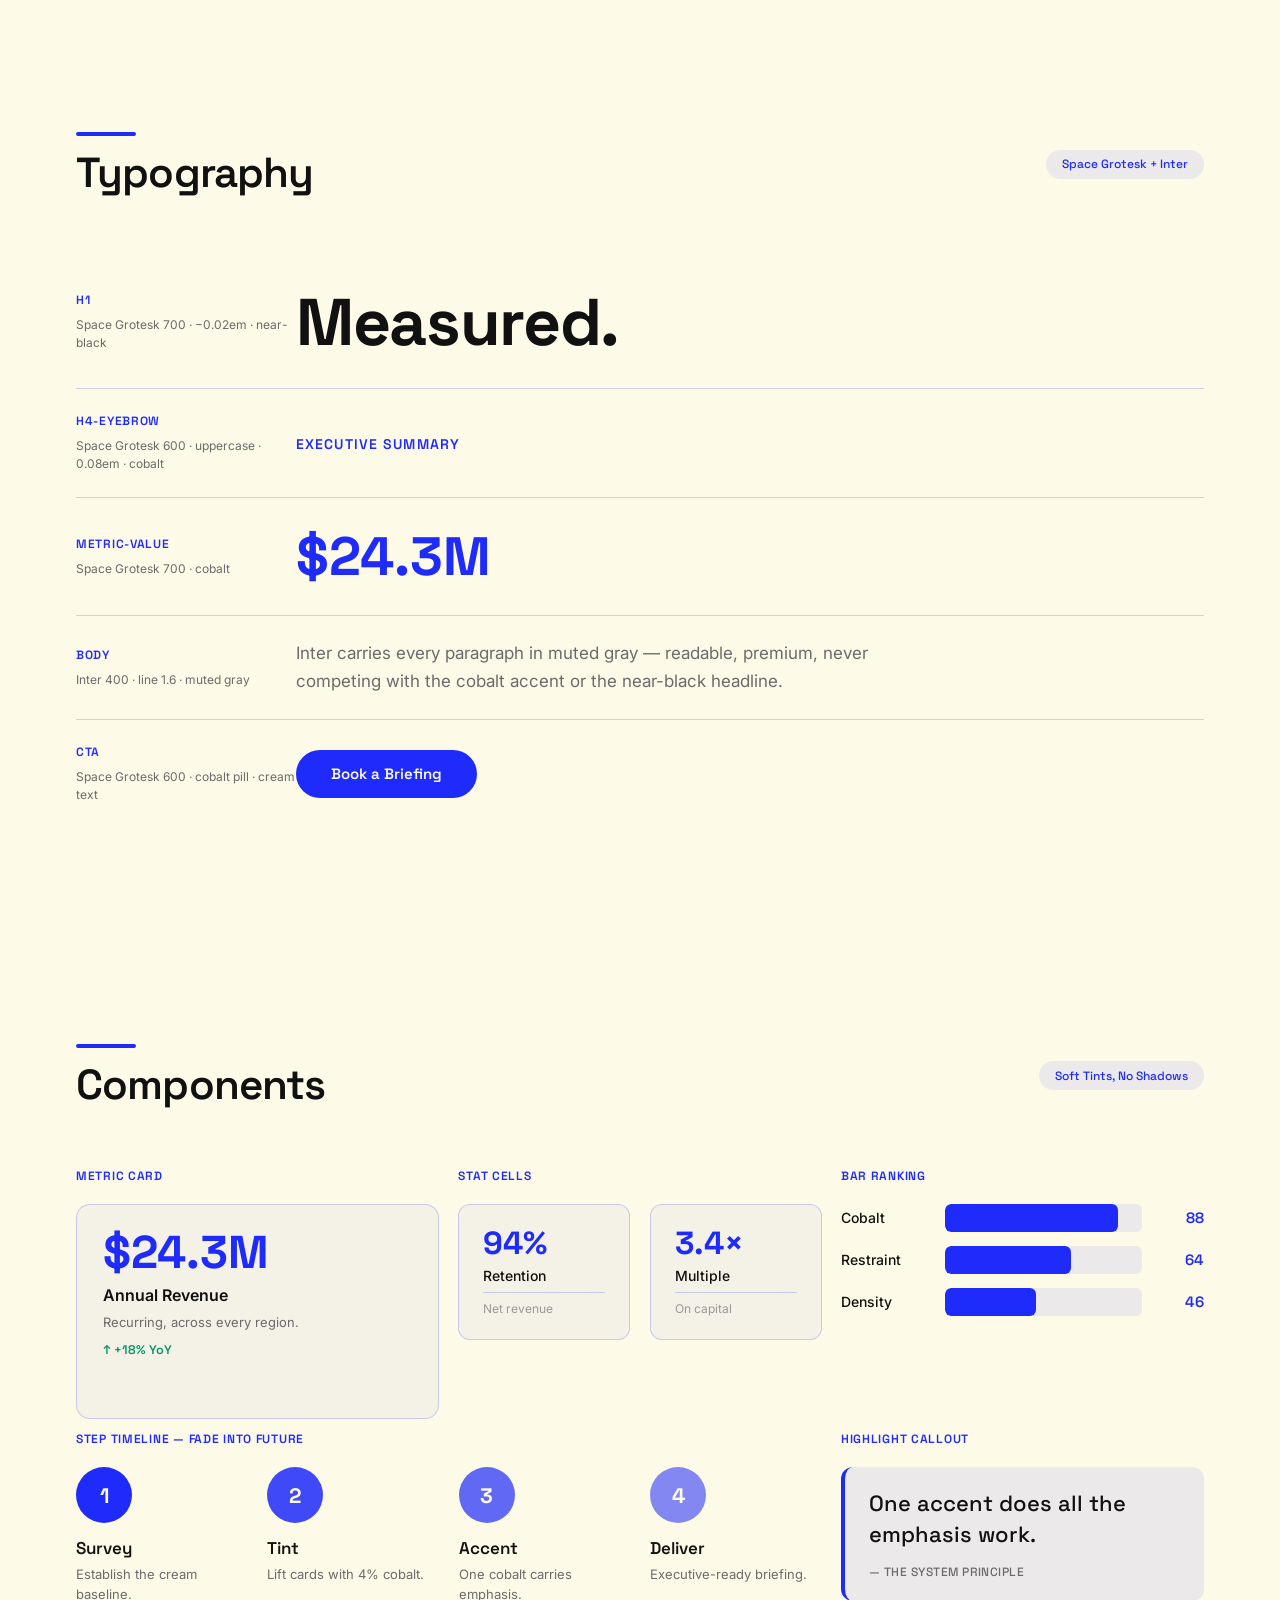
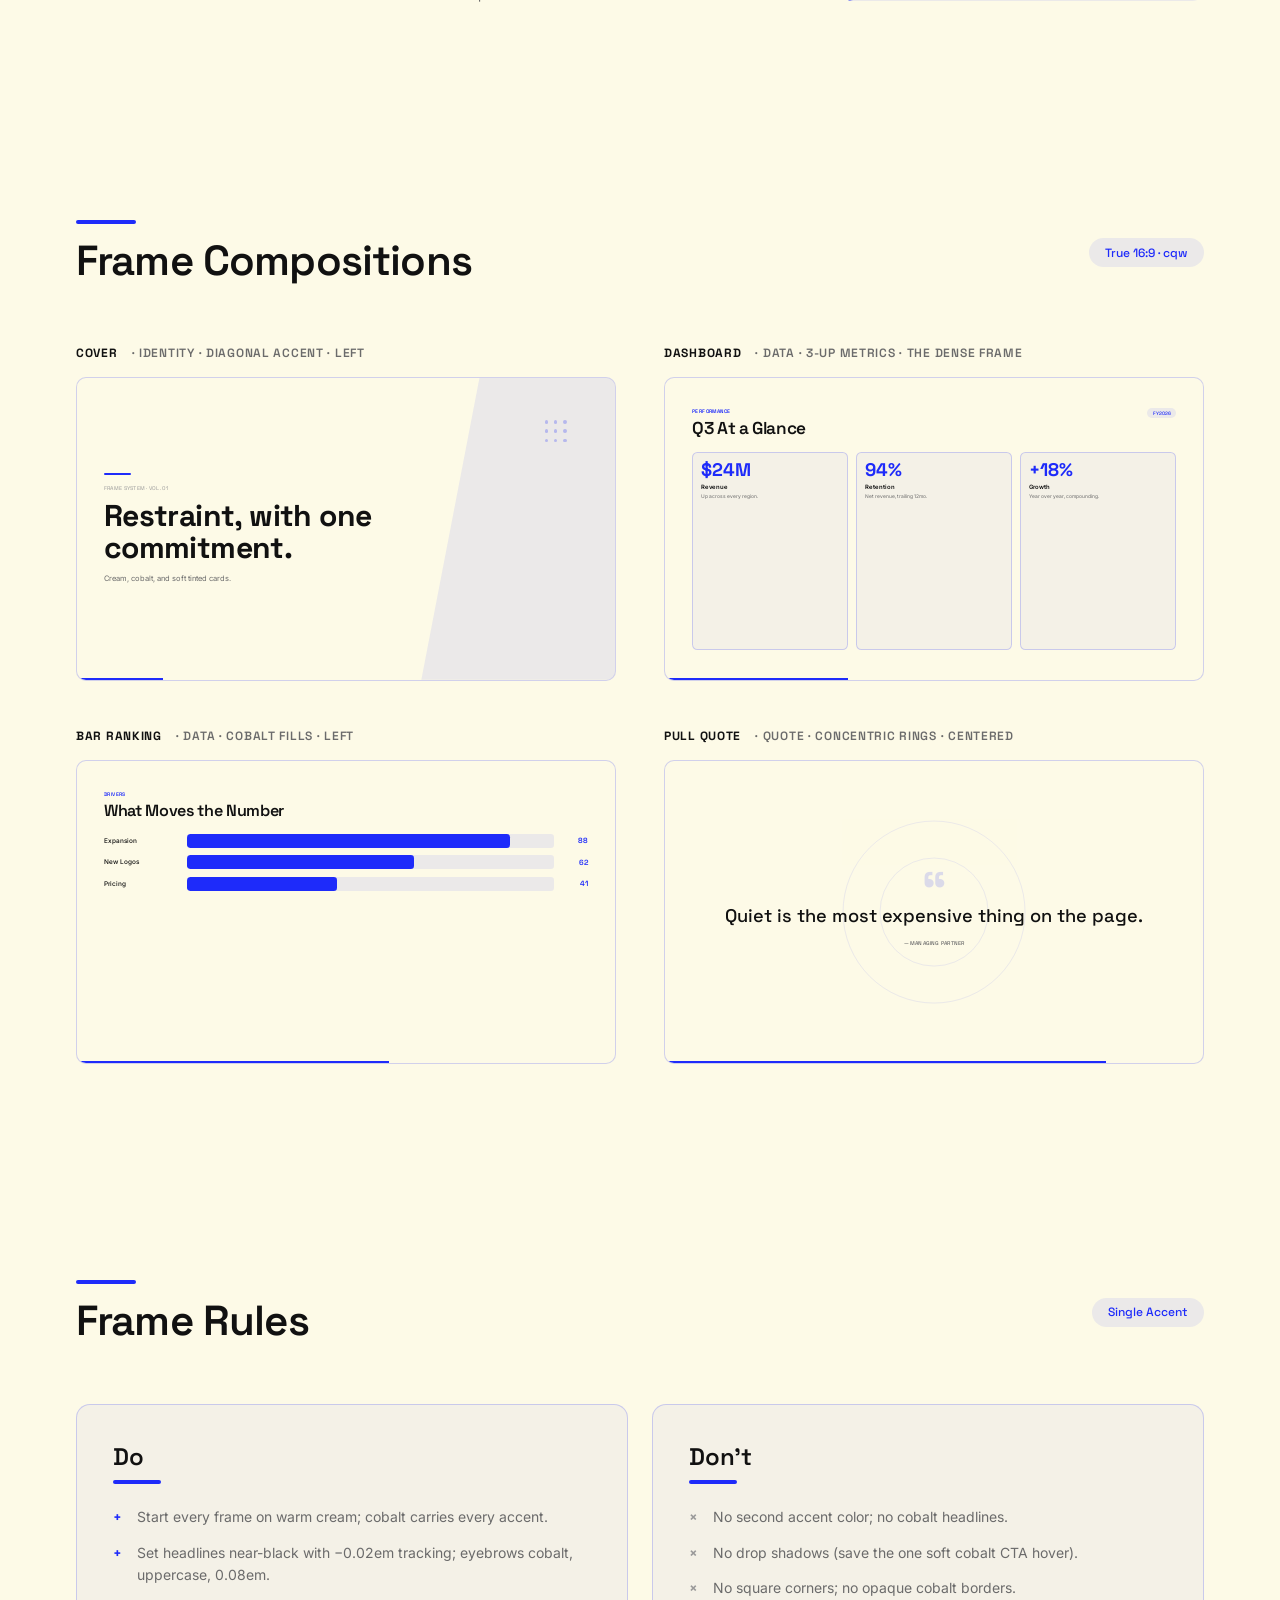
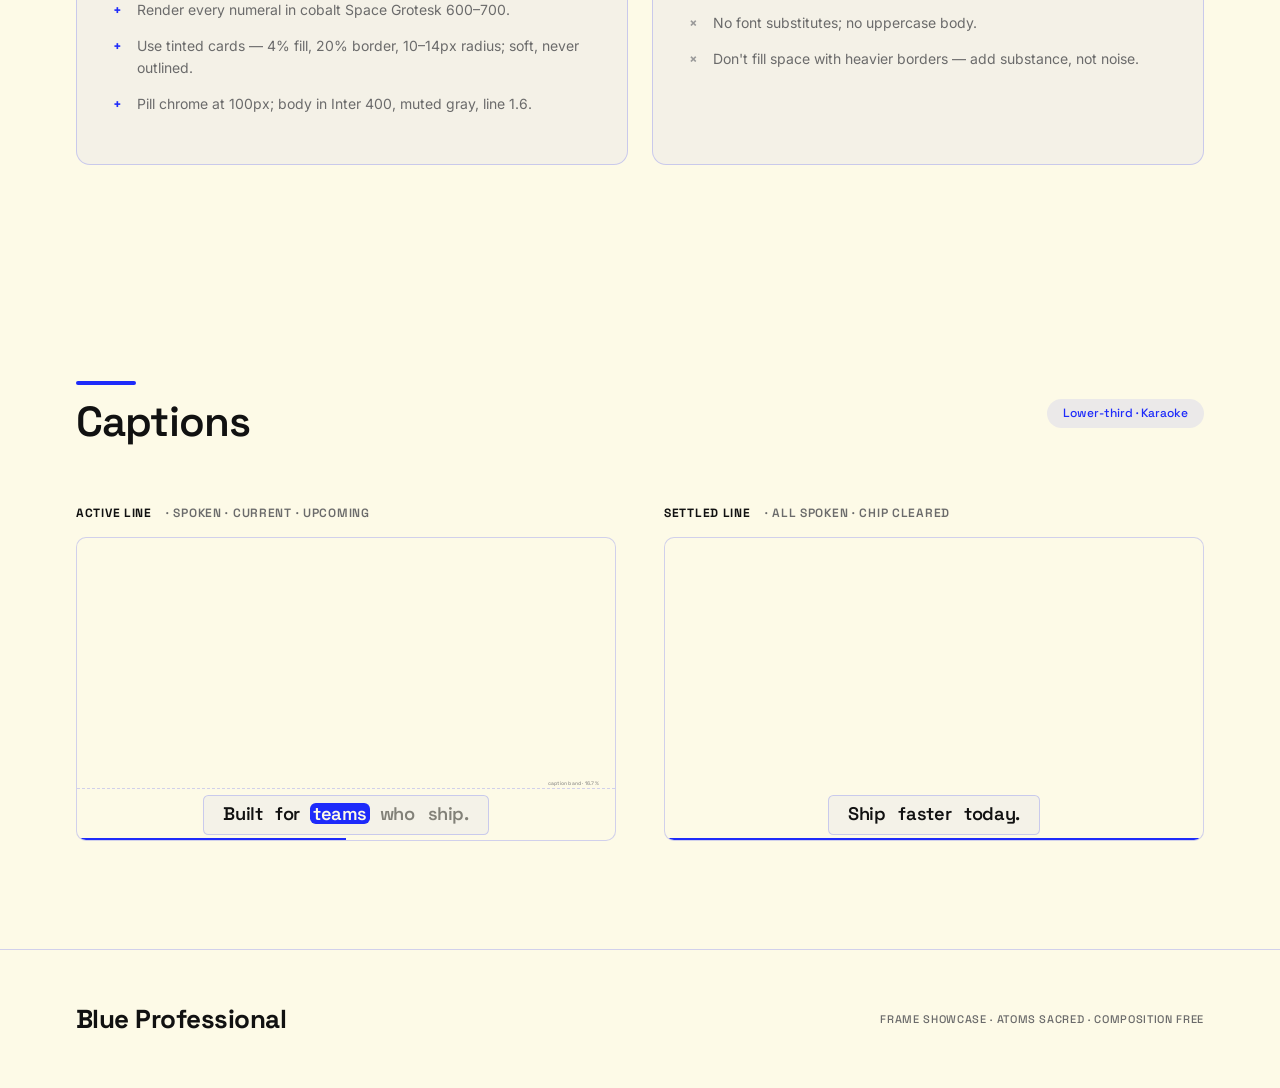
<file: .claude/skills/hyperframes/assets/frame-presets/blue-professional/frame-showcase.html>
<!doctype html>
<html lang="en">
  <head>
    <meta charset="utf-8" />
    <meta name="viewport" content="width=device-width,initial-scale=1" />
    <title>Blue Professional</title>
    <link rel="preconnect" href="https://fonts.googleapis.com" />
    <link rel="preconnect" href="https://fonts.gstatic.com" crossorigin />
    <link
      href="https://fonts.googleapis.com/css2?family=Space+Grotesk:wght@400;500;600;700&family=Inter:wght@400;500;600&display=swap"
      rel="stylesheet"
    />
    <style id="ds-tokens">
      :root {
        --bg: #fdfae7;
        --primary: #1e2bfa;
        --text: #111111;
        --muted: #6b6b6b;
        --light: #9a9a9a;
        --accent-light: rgba(30, 43, 250, 0.08);
        --accent-medium: rgba(30, 43, 250, 0.15);
        --border: rgba(30, 43, 250, 0.2);
        --card-bg: rgba(30, 43, 250, 0.04);
        --positive: #059669;
        --negative: #dc2626;
        --disp: "Space Grotesk", sans-serif;
        --body: "Inter", sans-serif;
      }
      * {
        margin: 0;
        padding: 0;
        box-sizing: border-box;
      }
      html {
        background: #0b0b16;
      }
      body {
        background: var(--bg);
        color: var(--muted);
        font-family: var(--body);
        -webkit-font-smoothing: antialiased;
      }
      .disp {
        font-family: var(--disp);
      }
      .eyebrow {
        font-family: var(--disp);
        font-weight: 600;
        text-transform: uppercase;
        letter-spacing: 0.08em;
        font-size: 14px;
        color: var(--primary);
      }

      section {
        padding: 108px 76px;
        position: relative;
      }
      .sec-head {
        display: flex;
        align-items: flex-start;
        gap: 20px;
        margin-bottom: 60px;
      }
      .sec-head .ey {
        display: flex;
        flex-direction: column;
        gap: 14px;
      }
      .sec-head .aline {
        width: 60px;
        height: 4px;
        background: var(--primary);
        border-radius: 2px;
      }
      .sec-head h2 {
        font-family: var(--disp);
        font-weight: 600;
        font-size: 42px;
        line-height: 1.1;
        letter-spacing: -0.02em;
        color: var(--text);
      }
      .sec-head .sp {
        flex: 1;
      }
      .sec-head .tagpill {
        background: var(--accent-light);
        color: var(--primary);
        padding: 0.4rem 1rem;
        border-radius: 100px;
        font-family: var(--disp);
        font-weight: 500;
        font-size: 12px;
        align-self: center;
      }

      /* COVER */
      .cover {
        min-height: 100vh;
        padding: 0 7vw;
        display: flex;
        flex-direction: column;
        justify-content: center;
        position: relative;
        overflow: hidden;
      }
      .cover .deco {
        position: absolute;
        top: 0;
        right: 0;
        bottom: 0;
        width: 36%;
        background: var(--accent-light);
        clip-path: polygon(30% 0, 100% 0, 100% 100%, 0% 100%);
      }
      .cover .dots {
        position: absolute;
        top: 14%;
        right: 10%;
        display: grid;
        grid-template-columns: repeat(3, 1fr);
        gap: 12px;
        opacity: 0.25;
        z-index: 2;
      }
      .cover .dots i {
        width: 8px;
        height: 8px;
        border-radius: 50%;
        background: var(--primary);
      }
      .cover .inner {
        position: relative;
        z-index: 3;
        max-width: 64%;
      }
      .cover .aline {
        width: 60px;
        height: 4px;
        background: var(--primary);
        border-radius: 2px;
        margin-bottom: 28px;
      }
      .cover .meta {
        font-family: var(--disp);
        font-weight: 400;
        font-size: 13px;
        letter-spacing: 0.05em;
        color: var(--light);
        margin-bottom: 20px;
      }
      .cover h1 {
        font-family: var(--disp);
        font-weight: 700;
        font-size: clamp(46px, 5.4vw, 76px);
        line-height: 1.08;
        letter-spacing: -0.02em;
        color: var(--text);
      }
      .cover .sub {
        font-family: var(--body);
        font-weight: 400;
        font-size: clamp(16px, 1.4vw, 20px);
        line-height: 1.6;
        color: var(--muted);
        margin-top: 26px;
        max-width: 560px;
      }
      .cover .pbar {
        position: absolute;
        bottom: 0;
        left: 0;
        height: 3px;
        width: 16%;
        background: var(--primary);
      }
      .cover .counter {
        position: absolute;
        bottom: 24px;
        left: 7vw;
        font-family: var(--disp);
        font-weight: 500;
        font-size: 13px;
        letter-spacing: 0.05em;
        color: var(--muted);
      }

      /* PALETTE */
      .swatches {
        display: grid;
        grid-template-columns: repeat(4, 1fr);
        gap: 20px;
      }
      .sw {
        background: var(--card-bg);
        border: 1.5px solid var(--border);
        border-radius: 14px;
        overflow: hidden;
      }
      .sw .chip {
        height: 92px;
        border-radius: 10px;
        margin: 14px 14px 0;
      }
      .sw .meta {
        padding: 14px 18px 18px;
      }
      .sw .name {
        font-family: var(--disp);
        font-weight: 600;
        font-size: 17px;
        color: var(--text);
        letter-spacing: -0.01em;
      }
      .sw .hex {
        font-family: var(--disp);
        font-size: 12px;
        color: var(--muted);
        margin-top: 4px;
      }

      /* TYPE */
      .type-row {
        display: grid;
        grid-template-columns: 220px 1fr;
        align-items: center;
        padding: 24px 0;
        border-bottom: 1px solid var(--border);
      }
      .type-row .tok {
        font-family: var(--disp);
        font-weight: 600;
        text-transform: uppercase;
        letter-spacing: 0.06em;
        font-size: 12px;
        color: var(--primary);
      }
      .type-row .m {
        font-size: 12px;
        color: var(--muted);
        margin-top: 8px;
        line-height: 1.5;
      }
      .type-row .spec {
        overflow: hidden;
      }

      /* COMPONENTS */
      .cnote {
        font-family: var(--disp);
        font-weight: 600;
        text-transform: uppercase;
        letter-spacing: 0.06em;
        font-size: 12px;
        color: var(--primary);
        margin-bottom: 20px;
      }
      .cgrid {
        display: grid;
        grid-template-columns: repeat(12, 1fr);
        gap: 1.2rem;
        margin-bottom: 48px;
      }
      .s3 {
        grid-column: span 3;
      }
      .s4 {
        grid-column: span 4;
      }
      .s6 {
        grid-column: span 6;
      }
      .s8 {
        grid-column: span 8;
      }
      .card {
        background: var(--card-bg);
        border: 1.5px solid var(--border);
        border-radius: 14px;
        padding: 1.5rem 1.6rem;
        height: 100%;
      }
      .card .mv {
        font-family: var(--disp);
        font-weight: 700;
        font-size: 46px;
        line-height: 1;
        color: var(--primary);
      }
      .card .ml {
        font-family: var(--body);
        font-weight: 600;
        font-size: 16px;
        color: var(--text);
        margin-top: 10px;
      }
      .card .md {
        font-size: 13px;
        line-height: 1.5;
        color: var(--muted);
        margin-top: 8px;
      }
      .card .chg {
        font-family: var(--disp);
        font-weight: 600;
        font-size: 12.5px;
        margin-top: 10px;
      }
      .card .chg.pos {
        color: var(--positive);
      }
      .card .chg.neg {
        color: var(--negative);
      }
      .statcell {
        background: var(--card-bg);
        border: 1px solid var(--border);
        border-radius: 12px;
        padding: 1.4rem 1.5rem;
      }
      .statcell .n {
        font-family: var(--disp);
        font-weight: 700;
        font-size: 32px;
        color: var(--primary);
        line-height: 1;
      }
      .statcell .nm {
        font-family: var(--body);
        font-weight: 500;
        font-size: 14px;
        color: var(--text);
        margin-top: 8px;
      }
      .statcell .ctx {
        font-size: 12px;
        color: var(--light);
        margin-top: 8px;
        padding-top: 8px;
        border-top: 1px solid var(--border);
      }
      .bars .row {
        display: flex;
        align-items: center;
        gap: 14px;
        margin-bottom: 14px;
      }
      .bars .bl {
        font-family: var(--body);
        font-weight: 500;
        font-size: 14px;
        color: var(--text);
        width: 90px;
      }
      .bars .track {
        flex: 1;
        height: 28px;
        background: var(--accent-light);
        border-radius: 6px;
        overflow: hidden;
      }
      .bars .fill {
        height: 100%;
        display: block;
        background: var(--primary);
        border-radius: 6px;
      }
      .bars .pct {
        font-family: var(--disp);
        font-weight: 600;
        font-size: 15px;
        color: var(--primary);
        width: 48px;
        text-align: right;
      }
      .steps {
        display: flex;
        gap: 20px;
      }
      .step {
        flex: 1;
      }
      .step .circ {
        width: 56px;
        height: 56px;
        border-radius: 50%;
        background: var(--primary);
        color: var(--bg);
        display: grid;
        place-items: center;
        font-family: var(--disp);
        font-weight: 700;
        font-size: 21px;
      }
      .step .t {
        font-family: var(--disp);
        font-weight: 600;
        font-size: 17px;
        color: var(--text);
        margin-top: 14px;
      }
      .step .d {
        font-size: 13px;
        line-height: 1.5;
        color: var(--muted);
        margin-top: 6px;
      }
      .hilite {
        background: var(--accent-light);
        border-left: 4px solid var(--primary);
        border-radius: 12px;
        padding: 1.3rem 1.5rem;
      }
      .hilite .q {
        font-family: var(--disp);
        font-weight: 500;
        font-size: 22px;
        line-height: 1.4;
        color: var(--text);
      }
      .hilite .c {
        font-family: var(--disp);
        font-weight: 500;
        text-transform: uppercase;
        letter-spacing: 0.04em;
        font-size: 12px;
        color: var(--muted);
        margin-top: 14px;
      }
      .cta {
        display: inline-block;
        background: var(--primary);
        color: var(--bg);
        padding: 0.9rem 2.2rem;
        border-radius: 100px;
        font-family: var(--disp);
        font-weight: 600;
        font-size: 15px;
      }

      /* COMPOSITIONS */
      .gallery {
        display: grid;
        grid-template-columns: 1fr 1fr;
        gap: 48px;
      }
      .fw .flabel {
        display: flex;
        gap: 14px;
        align-items: baseline;
        margin-bottom: 16px;
        font-family: var(--disp);
        font-weight: 600;
        text-transform: uppercase;
        letter-spacing: 0.06em;
        font-size: 12px;
        color: var(--muted);
      }
      .fw .flabel b {
        color: var(--text);
      }
      .frame {
        aspect-ratio: 16/9;
        container-type: size;
        position: relative;
        overflow: hidden;
        background: var(--bg);
        border: 1px solid var(--border);
        border-radius: 10px;
      }
      .frame > .body {
        position: absolute;
        inset: 0;
        z-index: 3;
      }
      .frame .pbar {
        position: absolute;
        bottom: 0;
        left: 0;
        height: 0.3cqw;
        background: var(--primary);
        z-index: 5;
      }

      /* f1 cover */
      .gf1 .deco {
        position: absolute;
        top: 0;
        right: 0;
        bottom: 0;
        width: 36%;
        background: var(--accent-light);
        clip-path: polygon(30% 0, 100% 0, 100% 100%, 0% 100%);
        z-index: 1;
      }
      .gf1 .dots {
        position: absolute;
        top: 14%;
        right: 9%;
        display: grid;
        grid-template-columns: repeat(3, 1fr);
        gap: 1cqw;
        opacity: 0.25;
        z-index: 2;
      }
      .gf1 .dots i {
        width: 0.7cqw;
        height: 0.7cqw;
        border-radius: 50%;
        background: var(--primary);
      }
      .gf1 .body {
        display: flex;
        flex-direction: column;
        justify-content: center;
        padding: 0 5cqw;
      }
      .gf1 .aline {
        width: 5cqw;
        height: 0.3cqw;
        background: var(--primary);
        border-radius: 0.2cqw;
        margin-bottom: 2cqw;
      }
      .gf1 .ey {
        font-family: var(--disp);
        font-weight: 400;
        font-size: 1cqw;
        letter-spacing: 0.05em;
        color: var(--light);
        margin-bottom: 1.4cqw;
      }
      .gf1 h3 {
        font-family: var(--disp);
        font-weight: 700;
        font-size: 5.6cqw;
        line-height: 1.06;
        letter-spacing: -0.02em;
        color: var(--text);
        max-width: 58cqw;
      }
      .gf1 .sub {
        font-size: 1.4cqw;
        line-height: 1.5;
        color: var(--muted);
        margin-top: 1.8cqw;
        max-width: 48cqw;
      }

      /* f2 dashboard */
      .gf2 .body {
        padding: 5.5cqw 5cqw;
        display: flex;
        flex-direction: column;
      }
      .gf2 .hdr {
        display: flex;
        justify-content: space-between;
        align-items: flex-start;
        margin-bottom: 2.4cqw;
      }
      .gf2 .ey {
        font-family: var(--disp);
        font-weight: 600;
        text-transform: uppercase;
        letter-spacing: 0.08em;
        font-size: 0.95cqw;
        color: var(--primary);
      }
      .gf2 h3 {
        font-family: var(--disp);
        font-weight: 600;
        font-size: 3.2cqw;
        letter-spacing: -0.02em;
        color: var(--text);
        margin-top: 0.6cqw;
      }
      .gf2 .tp {
        background: var(--accent-light);
        color: var(--primary);
        padding: 0.4cqw 1cqw;
        border-radius: 100px;
        font-family: var(--disp);
        font-weight: 500;
        font-size: 0.9cqw;
      }
      .gf2 .grid {
        display: grid;
        grid-template-columns: repeat(3, 1fr);
        gap: 1.4cqw;
        flex: 1;
      }
      .gf2 .c {
        background: var(--card-bg);
        border: 0.1cqw solid var(--border);
        border-radius: 1cqw;
        padding: 1.6cqw;
      }
      .gf2 .c .n {
        font-family: var(--disp);
        font-weight: 700;
        font-size: 3.4cqw;
        color: var(--primary);
        line-height: 1;
      }
      .gf2 .c .nm {
        font-family: var(--body);
        font-weight: 600;
        font-size: 1.1cqw;
        color: var(--text);
        margin-top: 0.6cqw;
      }
      .gf2 .c .d {
        font-size: 0.92cqw;
        line-height: 1.45;
        color: var(--muted);
        margin-top: 0.5cqw;
      }

      /* f3 bars */
      .gf3 .body {
        padding: 5.5cqw 5cqw;
        display: flex;
        flex-direction: column;
      }
      .gf3 .ey {
        font-family: var(--disp);
        font-weight: 600;
        text-transform: uppercase;
        letter-spacing: 0.08em;
        font-size: 0.95cqw;
        color: var(--primary);
        margin-bottom: 0.6cqw;
      }
      .gf3 h3 {
        font-family: var(--disp);
        font-weight: 600;
        font-size: 3cqw;
        letter-spacing: -0.02em;
        color: var(--text);
        margin-bottom: 2.4cqw;
      }
      .gf3 .row {
        display: flex;
        align-items: center;
        gap: 1.4cqw;
        margin-bottom: 1.4cqw;
      }
      .gf3 .bl {
        font-family: var(--body);
        font-weight: 500;
        font-size: 1.2cqw;
        color: var(--text);
        width: 14cqw;
      }
      .gf3 .track {
        flex: 1;
        height: 2.6cqw;
        background: var(--accent-light);
        border-radius: 0.6cqw;
        overflow: hidden;
      }
      .gf3 .fill {
        height: 100%;
        display: block;
        background: var(--primary);
        border-radius: 0.6cqw;
      }
      .gf3 .pct {
        font-family: var(--disp);
        font-weight: 600;
        font-size: 1.4cqw;
        color: var(--primary);
        width: 5cqw;
        text-align: right;
      }

      /* f4 quote/closing */
      .gf4 {
        position: relative;
      }
      .gf4 .rings {
        position: absolute;
        left: 50%;
        top: 50%;
        transform: translate(-50%, -50%);
        width: 34cqw;
        height: 34cqw;
        border: 0.1cqw solid var(--border);
        border-radius: 50%;
        opacity: 0.4;
        z-index: 1;
      }
      .gf4 .rings::before {
        content: "";
        position: absolute;
        inset: 20%;
        border: 0.1cqw solid var(--border);
        border-radius: 50%;
      }
      .gf4 .body {
        display: flex;
        flex-direction: column;
        justify-content: center;
        align-items: center;
        text-align: center;
        padding: 0 9cqw;
      }
      .gf4 .qm {
        font-family: var(--disp);
        font-weight: 700;
        font-size: 9cqw;
        line-height: 0.5;
        color: var(--primary);
        opacity: 0.15;
        height: 4cqw;
      }
      .gf4 .q {
        font-family: var(--disp);
        font-weight: 500;
        font-size: 3.4cqw;
        line-height: 1.35;
        color: var(--text);
        margin-top: 1cqw;
      }
      .gf4 .c {
        font-family: var(--disp);
        font-weight: 500;
        text-transform: uppercase;
        letter-spacing: 0.04em;
        font-size: 1cqw;
        color: var(--muted);
        margin-top: 2cqw;
      }

      /* PRINCIPLES */
      .dos {
        display: grid;
        grid-template-columns: 1fr 1fr;
        gap: 24px;
      }
      .do-card {
        background: var(--card-bg);
        border: 1.5px solid var(--border);
        border-radius: 14px;
        padding: 36px;
      }
      .do-card h4 {
        font-family: var(--disp);
        font-weight: 600;
        font-size: 24px;
        color: var(--text);
        margin-bottom: 8px;
        letter-spacing: -0.01em;
      }
      .do-card .aline {
        width: 48px;
        height: 4px;
        background: var(--primary);
        border-radius: 2px;
        margin-bottom: 22px;
      }
      .do-card ul {
        list-style: none;
      }
      .do-card li {
        font-size: 14px;
        line-height: 1.6;
        padding-left: 24px;
        position: relative;
        margin-bottom: 13px;
        color: var(--muted);
      }
      .do-card li::before {
        position: absolute;
        left: 0;
        font-family: var(--disp);
        font-weight: 700;
        color: var(--primary);
      }
      .do-card.do li::before {
        content: "+";
      }
      .do-card.dont li::before {
        content: "\00d7";
        color: var(--light);
      }

      .foot {
        padding: 52px 76px;
        border-top: 1px solid var(--border);
        display: flex;
        justify-content: space-between;
        align-items: center;
      }
      .foot .l {
        font-family: var(--disp);
        font-weight: 700;
        font-size: 26px;
        color: var(--text);
        letter-spacing: -0.02em;
      }
      .foot .r {
        font-family: var(--disp);
        font-weight: 500;
        text-transform: uppercase;
        letter-spacing: 0.06em;
        font-size: 11px;
        color: var(--muted);
      }
      @media (max-width: 1100px) {
        .gallery {
          grid-template-columns: 1fr;
        }
        .swatches {
          grid-template-columns: 1fr 1fr;
        }
      }
    </style>
    <link
      rel="stylesheet"
      href="https://fonts.googleapis.com/css2?family=Space+Grotesk:wght@400;500;600;700&display=swap"
    />
    <link
      rel="stylesheet"
      href="https://fonts.googleapis.com/css2?family=Inter:wght@400;500;600;700&display=swap"
    />
    <style id="ft-override">
      :root {
        --primary: #fdfae7 !important;
        --secondary: #111111 !important;
        --tertiary: #6b6b6b !important;
        --accent: #1e2bfa !important;
        --f-disp: "Space Grotesk", sans-serif !important;
        --f-body: "Inter", sans-serif !important;
        --bg: #fdfae7 !important;
        --primary: #1e2bfa !important;
        --text: #111111 !important;
        --muted: #6b6b6b !important;
        --disp: "Space Grotesk", sans-serif !important;
        --body: "Inter", sans-serif !important;
        --light: #9a9a9a !important;
        --positive: #059669 !important;
        --negative: #dc2626 !important;
        --accent-light: rgba(30, 43, 250, 0.08) !important;
        --accent-medium: rgba(30, 43, 250, 0.15) !important;
        --border: rgba(30, 43, 250, 0.2) !important;
        --card-bg: rgba(30, 43, 250, 0.04) !important;
      }
    </style>
  </head>
  <body>
    <!-- COVER -->
    <section class="cover">
      <div class="deco"></div>
      <div class="dots"><i></i><i></i><i></i><i></i><i></i><i></i><i></i><i></i><i></i></div>
      <div class="inner">
        <div class="aline"></div>
        <div class="meta">FRAME SYSTEM · VOL. 01 · CONFIDENTIAL</div>
        <h1>Restraint, with one strong commitment.</h1>
        <div class="sub">
          A consulting-grade frame system — warm cream, a single saturated cobalt carrying every
          accent, and soft tinted cards that never shout.
        </div>
      </div>
      <div class="counter">01 / 06</div>
      <div class="pbar"></div>
    </section>

    <!-- PALETTE -->
    <section>
      <div class="sec-head">
        <div class="ey">
          <div class="aline"></div>
          <h2>Palette</h2>
        </div>
        <span class="sp"></span><span class="tagpill">One Accent, Three Grays</span>
      </div>
      <div class="swatches">
        <div class="sw">
          <div
            class="chip"
            style="background: var(--bg); box-shadow: inset 0 0 0 1px var(--border)"
          ></div>
          <div class="meta">
            <div class="name">Canvas</div>
            <div class="hex">#fdfae7</div>
          </div>
        </div>
        <div class="sw">
          <div class="chip" style="background: var(--primary)"></div>
          <div class="meta">
            <div class="name">Cobalt</div>
            <div class="hex">#1e2bfa · the only accent</div>
          </div>
        </div>
        <div class="sw">
          <div class="chip" style="background: var(--text)"></div>
          <div class="meta">
            <div class="name">Text</div>
            <div class="hex">#111111</div>
          </div>
        </div>
        <div class="sw">
          <div class="chip" style="background: var(--muted)"></div>
          <div class="meta">
            <div class="name">Muted</div>
            <div class="hex">#6b6b6b · body</div>
          </div>
        </div>
        <div class="sw">
          <div class="chip" style="background: var(--card-bg)"></div>
          <div class="meta">
            <div class="name">Card Tint</div>
            <div class="hex">cobalt · 4%</div>
          </div>
        </div>
        <div class="sw">
          <div class="chip" style="background: var(--border)"></div>
          <div class="meta">
            <div class="name">Border</div>
            <div class="hex">cobalt · 20%</div>
          </div>
        </div>
        <div class="sw">
          <div class="chip" style="background: var(--positive)"></div>
          <div class="meta">
            <div class="name">Positive</div>
            <div class="hex">#059669 · inline only</div>
          </div>
        </div>
        <div class="sw">
          <div class="chip" style="background: var(--negative)"></div>
          <div class="meta">
            <div class="name">Negative</div>
            <div class="hex">#dc2626 · inline only</div>
          </div>
        </div>
      </div>
    </section>

    <!-- TYPOGRAPHY -->
    <section>
      <div class="sec-head">
        <div class="ey">
          <div class="aline"></div>
          <h2>Typography</h2>
        </div>
        <span class="sp"></span><span class="tagpill">Space Grotesk + Inter</span>
      </div>
      <div class="type-row">
        <div>
          <div class="tok">h1</div>
          <div class="m">Space Grotesk 700 · −0.02em · near-black</div>
        </div>
        <div class="spec">
          <span
            class="disp"
            style="font-weight: 700; font-size: 66px; letter-spacing: -0.02em; color: var(--text)"
            >Measured.</span
          >
        </div>
      </div>
      <div class="type-row">
        <div>
          <div class="tok">h4-eyebrow</div>
          <div class="m">Space Grotesk 600 · uppercase · 0.08em · cobalt</div>
        </div>
        <div class="spec"><span class="eyebrow">Executive Summary</span></div>
      </div>
      <div class="type-row">
        <div>
          <div class="tok">metric-value</div>
          <div class="m">Space Grotesk 700 · cobalt</div>
        </div>
        <div class="spec">
          <span class="disp" style="font-weight: 700; font-size: 54px; color: var(--primary)"
            >$24.3M</span
          >
        </div>
      </div>
      <div class="type-row">
        <div>
          <div class="tok">body</div>
          <div class="m">Inter 400 · line 1.6 · muted gray</div>
        </div>
        <div class="spec">
          <p style="font-size: 17px; line-height: 1.6; max-width: 660px">
            Inter carries every paragraph in muted gray — readable, premium, never competing with
            the cobalt accent or the near-black headline.
          </p>
        </div>
      </div>
      <div class="type-row" style="border-bottom: 0">
        <div>
          <div class="tok">cta</div>
          <div class="m">Space Grotesk 600 · cobalt pill · cream text</div>
        </div>
        <div class="spec"><span class="cta">Book a Briefing</span></div>
      </div>
    </section>

    <!-- COMPONENTS -->
    <section>
      <div class="sec-head">
        <div class="ey">
          <div class="aline"></div>
          <h2>Components</h2>
        </div>
        <span class="sp"></span><span class="tagpill">Soft Tints, No Shadows</span>
      </div>

      <div class="cgrid">
        <div class="s4">
          <div class="cnote">Metric card</div>
          <div class="card">
            <div class="mv">$24.3M</div>
            <div class="ml">Annual Revenue</div>
            <div class="md">Recurring, across every region.</div>
            <div class="chg pos">↑ +18% YoY</div>
          </div>
        </div>
        <div class="s4">
          <div class="cnote">Stat cells</div>
          <div style="display: grid; grid-template-columns: 1fr 1fr; gap: 1.2rem">
            <div class="statcell">
              <div class="n">94%</div>
              <div class="nm">Retention</div>
              <div class="ctx">Net revenue</div>
            </div>
            <div class="statcell">
              <div class="n">3.4×</div>
              <div class="nm">Multiple</div>
              <div class="ctx">On capital</div>
            </div>
          </div>
        </div>
        <div class="s4">
          <div class="cnote">Bar ranking</div>
          <div class="bars">
            <div class="row">
              <span class="bl">Cobalt</span
              ><span class="track"><span class="fill" style="width: 88%"></span></span
              ><span class="pct">88</span>
            </div>
            <div class="row">
              <span class="bl">Restraint</span
              ><span class="track"><span class="fill" style="width: 64%"></span></span
              ><span class="pct">64</span>
            </div>
            <div class="row">
              <span class="bl">Density</span
              ><span class="track"><span class="fill" style="width: 46%"></span></span
              ><span class="pct">46</span>
            </div>
          </div>
        </div>
      </div>

      <div class="cgrid" style="margin-bottom: 0">
        <div class="s8">
          <div class="cnote">Step timeline — fade into future</div>
          <div class="steps">
            <div class="step">
              <div class="circ" style="opacity: 1">1</div>
              <div class="t">Survey</div>
              <div class="d">Establish the cream baseline.</div>
            </div>
            <div class="step">
              <div class="circ" style="opacity: 0.85">2</div>
              <div class="t">Tint</div>
              <div class="d">Lift cards with 4% cobalt.</div>
            </div>
            <div class="step">
              <div class="circ" style="opacity: 0.7">3</div>
              <div class="t">Accent</div>
              <div class="d">One cobalt carries emphasis.</div>
            </div>
            <div class="step">
              <div class="circ" style="opacity: 0.55">4</div>
              <div class="t">Deliver</div>
              <div class="d">Executive-ready briefing.</div>
            </div>
          </div>
        </div>
        <div class="s4">
          <div class="cnote">Highlight callout</div>
          <div class="hilite">
            <div class="q">One accent does all the emphasis work.</div>
            <div class="c">— The System Principle</div>
          </div>
        </div>
      </div>
    </section>

    <!-- COMPOSITIONS -->
    <section>
      <div class="sec-head">
        <div class="ey">
          <div class="aline"></div>
          <h2>Frame Compositions</h2>
        </div>
        <span class="sp"></span><span class="tagpill">True 16:9 · cqw</span>
      </div>
      <div class="gallery">
        <div class="fw">
          <div class="flabel"><b>Cover</b><span>· identity · diagonal accent · left</span></div>
          <div class="frame gf1">
            <div class="deco"></div>
            <div class="dots"><i></i><i></i><i></i><i></i><i></i><i></i><i></i><i></i><i></i></div>
            <div class="body">
              <div class="aline"></div>
              <div class="ey">FRAME SYSTEM · VOL. 01</div>
              <h3>Restraint, with one commitment.</h3>
              <div class="sub">Cream, cobalt, and soft tinted cards.</div>
            </div>
            <div class="pbar" style="width: 16%"></div>
          </div>
        </div>

        <div class="fw">
          <div class="flabel">
            <b>Dashboard</b><span>· data · 3-up metrics · the dense frame</span>
          </div>
          <div class="frame gf2">
            <div class="body">
              <div class="hdr">
                <div>
                  <div class="ey">Performance</div>
                  <h3>Q3 At a Glance</h3>
                </div>
                <span class="tp">FY2026</span>
              </div>
              <div class="grid">
                <div class="c">
                  <div class="n">$24M</div>
                  <div class="nm">Revenue</div>
                  <div class="d">Up across every region.</div>
                </div>
                <div class="c">
                  <div class="n">94%</div>
                  <div class="nm">Retention</div>
                  <div class="d">Net revenue, trailing 12mo.</div>
                </div>
                <div class="c">
                  <div class="n">+18%</div>
                  <div class="nm">Growth</div>
                  <div class="d">Year over year, compounding.</div>
                </div>
              </div>
            </div>
            <div class="pbar" style="width: 34%"></div>
          </div>
        </div>

        <div class="fw">
          <div class="flabel"><b>Bar Ranking</b><span>· data · cobalt fills · left</span></div>
          <div class="frame gf3">
            <div class="body">
              <div class="ey">Drivers</div>
              <h3>What Moves the Number</h3>
              <div class="row">
                <span class="bl">Expansion</span
                ><span class="track"><span class="fill" style="width: 88%"></span></span
                ><span class="pct">88</span>
              </div>
              <div class="row">
                <span class="bl">New Logos</span
                ><span class="track"><span class="fill" style="width: 62%"></span></span
                ><span class="pct">62</span>
              </div>
              <div class="row">
                <span class="bl">Pricing</span
                ><span class="track"><span class="fill" style="width: 41%"></span></span
                ><span class="pct">41</span>
              </div>
            </div>
            <div class="pbar" style="width: 58%"></div>
          </div>
        </div>

        <div class="fw">
          <div class="flabel">
            <b>Pull Quote</b><span>· quote · concentric rings · centered</span>
          </div>
          <div class="frame gf4">
            <div class="rings"></div>
            <div class="body">
              <div class="qm">&ldquo;</div>
              <div class="q">Quiet is the most expensive thing on the page.</div>
              <div class="c">— Managing Partner</div>
            </div>
            <div class="pbar" style="width: 82%"></div>
          </div>
        </div>
      </div>
    </section>

    <!-- PRINCIPLES -->
    <section>
      <div class="sec-head">
        <div class="ey">
          <div class="aline"></div>
          <h2>Frame Rules</h2>
        </div>
        <span class="sp"></span><span class="tagpill">Single Accent</span>
      </div>
      <div class="dos">
        <div class="do-card do">
          <h4>Do</h4>
          <div class="aline"></div>
          <ul>
            <li>Start every frame on warm cream; cobalt carries every accent.</li>
            <li>
              Set headlines near-black with −0.02em tracking; eyebrows cobalt, uppercase, 0.08em.
            </li>
            <li>Render every numeral in cobalt Space Grotesk 600–700.</li>
            <li>Use tinted cards — 4% fill, 20% border, 10–14px radius; soft, never outlined.</li>
            <li>Pill chrome at 100px; body in Inter 400, muted gray, line 1.6.</li>
          </ul>
        </div>
        <div class="do-card dont">
          <h4>Don't</h4>
          <div class="aline"></div>
          <ul>
            <li>No second accent color; no cobalt headlines.</li>
            <li>No drop shadows (save the one soft cobalt CTA hover).</li>
            <li>No square corners; no opaque cobalt borders.</li>
            <li>No font substitutes; no uppercase body.</li>
            <li>Don't fill space with heavier borders — add substance, not noise.</li>
          </ul>
        </div>
      </div>
    </section>

    <!-- CAPTIONS — preview of caption-skin.html (the preset's lower-third karaoke look) -->
    <style>
      /* mirrors caption-skin.html; the skin's --cap-* vocab mapped to this preset's tokens */
      .capdemo {
        --cap-ink: var(--text);
        --cap-canvas: var(--bg);
        --cap-accent: var(--primary);
        --cap-accent-2: var(--negative);
      }
      .capdemo .stage {
        position: absolute;
        left: 0;
        right: 0;
        bottom: 0;
        height: 16.67cqh;
        display: flex;
        align-items: center;
        justify-content: center;
        z-index: 4;
      }
      .capdemo .pill {
        max-width: 80cqw;
        padding: 1.4cqw 3cqw 1.7cqw;
        background: color-mix(in srgb, var(--cap-accent) 4%, var(--cap-canvas));
        border: 0.16cqw solid color-mix(in srgb, var(--cap-accent) 20%, transparent);
        border-radius: 1cqw;
      }
      .capdemo .line {
        display: flex;
        flex-wrap: wrap;
        justify-content: center;
        gap: 0.1em 0.34em;
        font-family: var(--disp);
        font-weight: 600;
        font-size: 3.4cqw;
        line-height: 1.16;
        letter-spacing: -0.02em;
      }
      .capdemo .w {
        display: inline-block;
        padding: 0 0.18em;
        border-radius: 0.32em;
        color: color-mix(in srgb, var(--cap-ink) 52%, var(--cap-canvas));
      }
      .capdemo .w.spoken {
        color: var(--cap-ink);
      }
      .capdemo .w.active {
        color: var(--cap-canvas);
        background: var(--cap-accent);
      }
      .capdemo .bandline {
        position: absolute;
        left: 0;
        right: 0;
        bottom: 16.67cqh;
        border-top: 1px dashed var(--border);
        z-index: 3;
      }
      .capdemo .bandtag {
        position: absolute;
        right: 3cqw;
        bottom: calc(16.67cqh + 0.7cqw);
        font-family: var(--disp);
        font-weight: 500;
        font-size: 0.95cqw;
        letter-spacing: 0.04em;
        color: var(--muted);
        opacity: 0.7;
        z-index: 4;
      }
    </style>
    <section>
      <div class="sec-head">
        <div class="ey">
          <div class="aline"></div>
          <h2>Captions</h2>
        </div>
        <span class="sp"></span><span class="tagpill">Lower-third · Karaoke</span>
      </div>
      <div class="gallery">
        <div class="fw">
          <div class="flabel"><b>Active line</b><span>· spoken · current · upcoming</span></div>
          <div class="frame capdemo">
            <div class="deco"></div>
            <div class="bandline"></div>
            <div class="bandtag">caption band · 16.7%</div>
            <div class="stage">
              <div class="pill">
                <div class="line">
                  <span class="w spoken">Built</span>
                  <span class="w spoken">for</span>
                  <span class="w active">teams</span>
                  <span class="w">who</span>
                  <span class="w">ship.</span>
                </div>
              </div>
            </div>
            <div class="pbar" style="width: 50%"></div>
          </div>
        </div>

        <div class="fw">
          <div class="flabel"><b>Settled line</b><span>· all spoken · chip cleared</span></div>
          <div class="frame capdemo">
            <div class="stage">
              <div class="pill">
                <div class="line">
                  <span class="w spoken">Ship</span>
                  <span class="w spoken">faster</span>
                  <span class="w spoken">today.</span>
                </div>
              </div>
            </div>
            <div class="pbar" style="width: 100%"></div>
          </div>
        </div>
      </div>
    </section>

    <div class="foot">
      <span class="l">Blue Professional</span>
      <span class="r">Frame Showcase · Atoms Sacred · Composition Free</span>
    </div>

    <template id="__bundler_thumbnail">
      <svg viewBox="0 0 100 100" xmlns="http://www.w3.org/2000/svg">
        <rect width="100" height="100" fill="#fdfae7" />
        <rect x="58" y="0" width="42" height="100" fill="#1e2bfa" opacity="0.08" />
        <rect x="14" y="40" width="6" height="20" fill="#1e2bfa" />
        <rect x="26" y="44" width="44" height="6" rx="3" fill="#111111" />
        <rect x="26" y="56" width="30" height="4" rx="2" fill="#1e2bfa" />
      </svg>
    </template>
  </body>
</html>
</file>
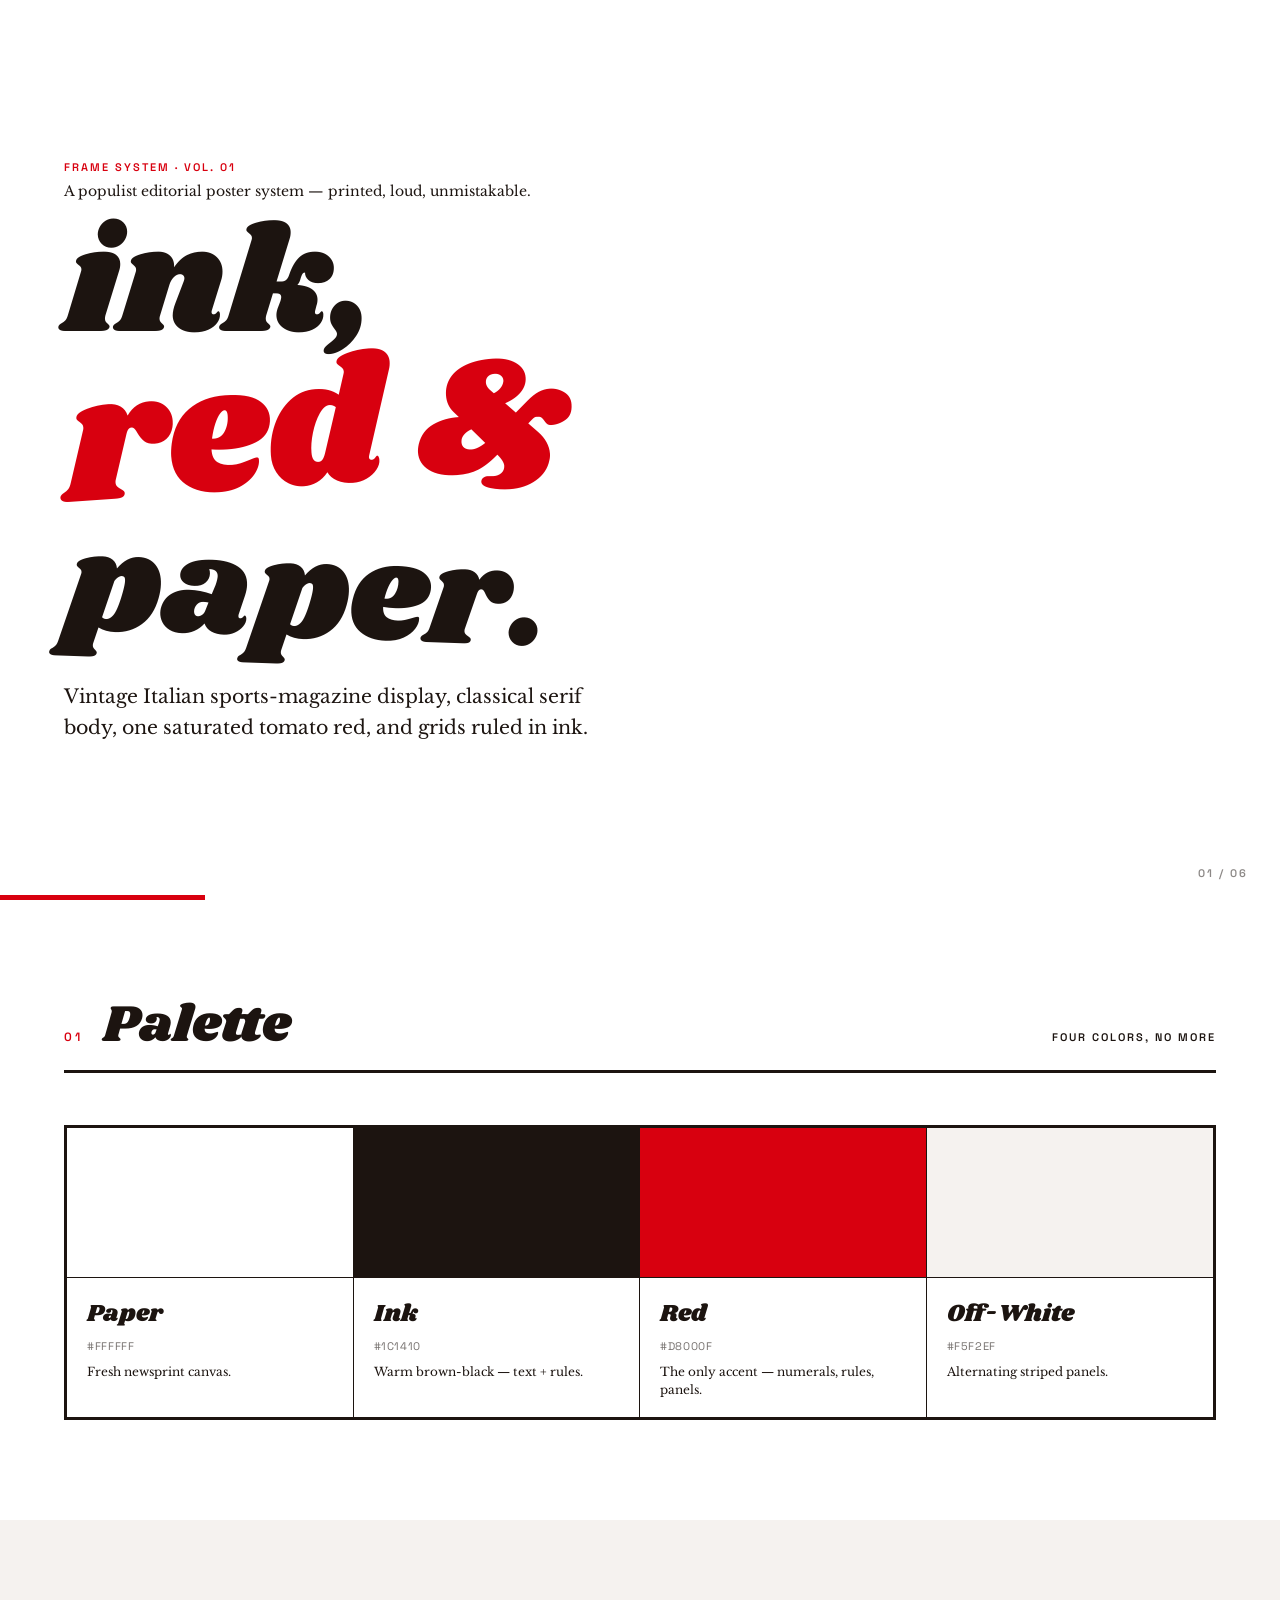
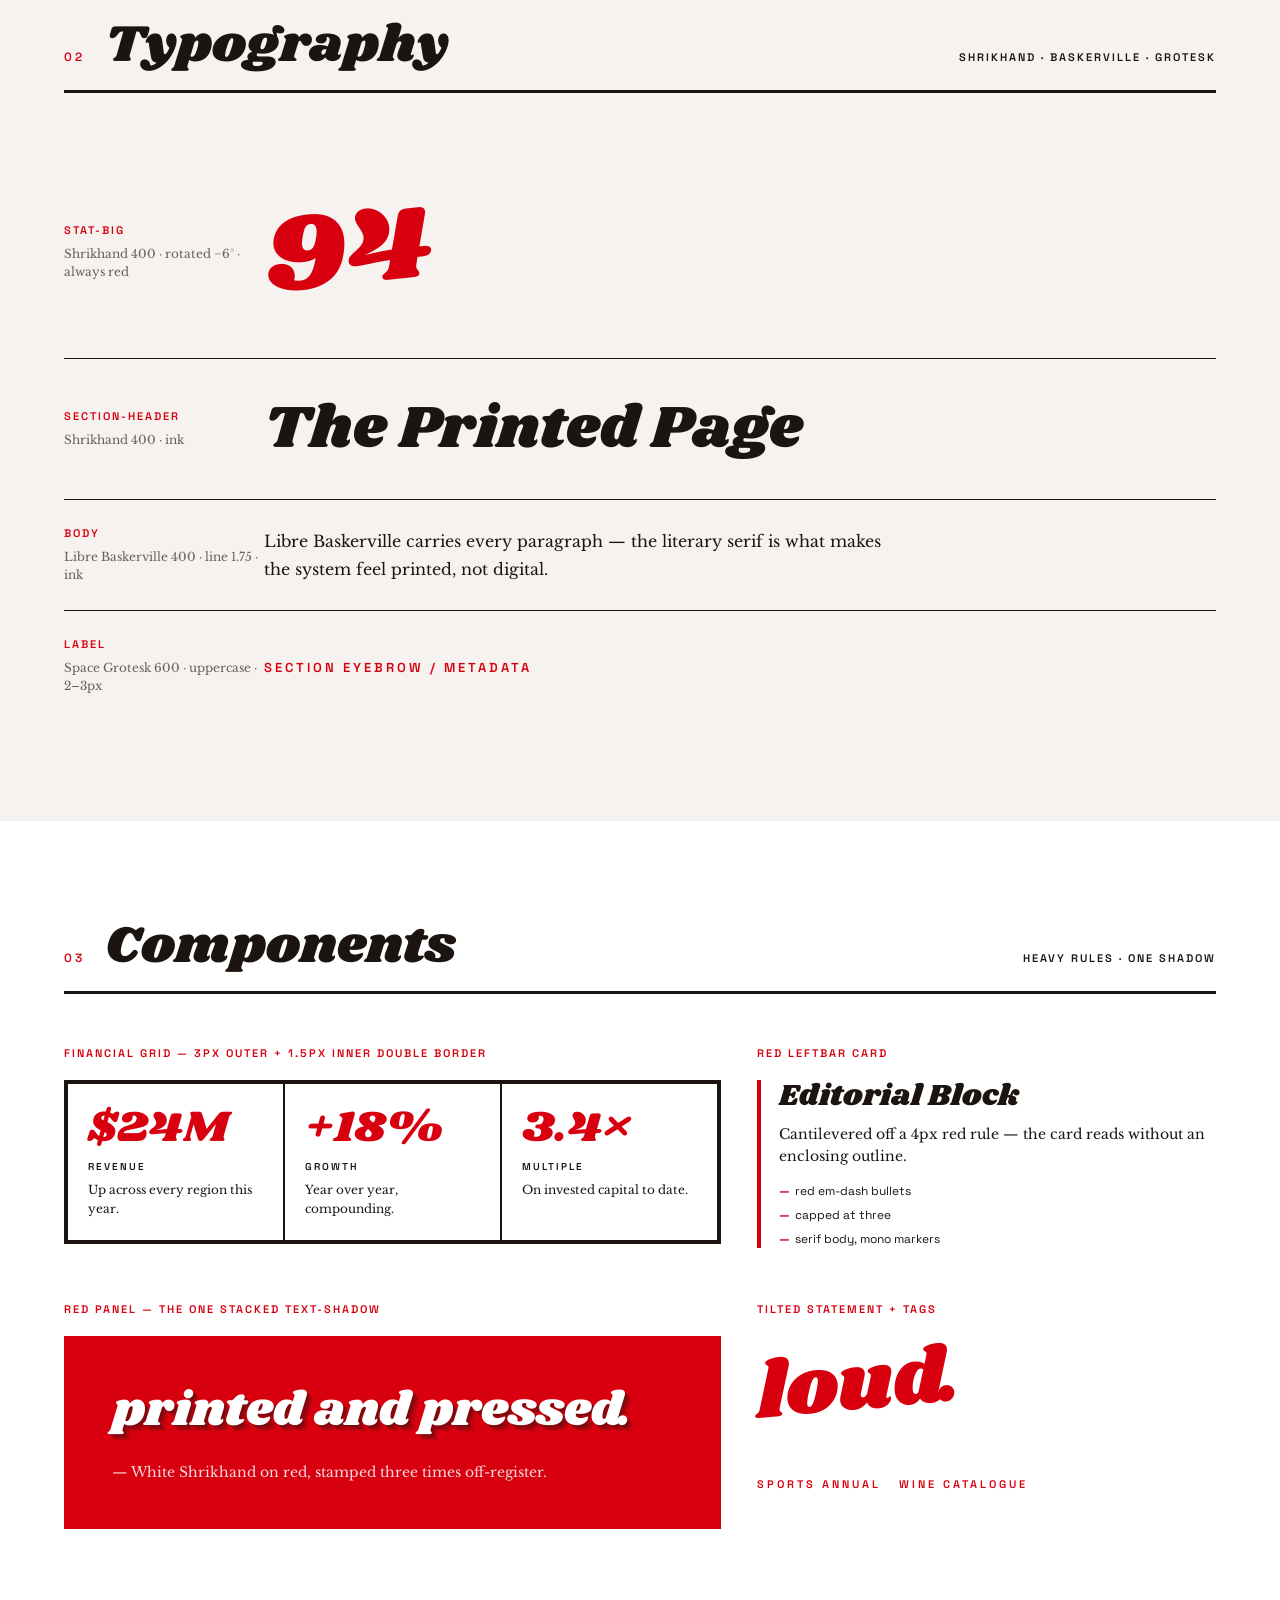
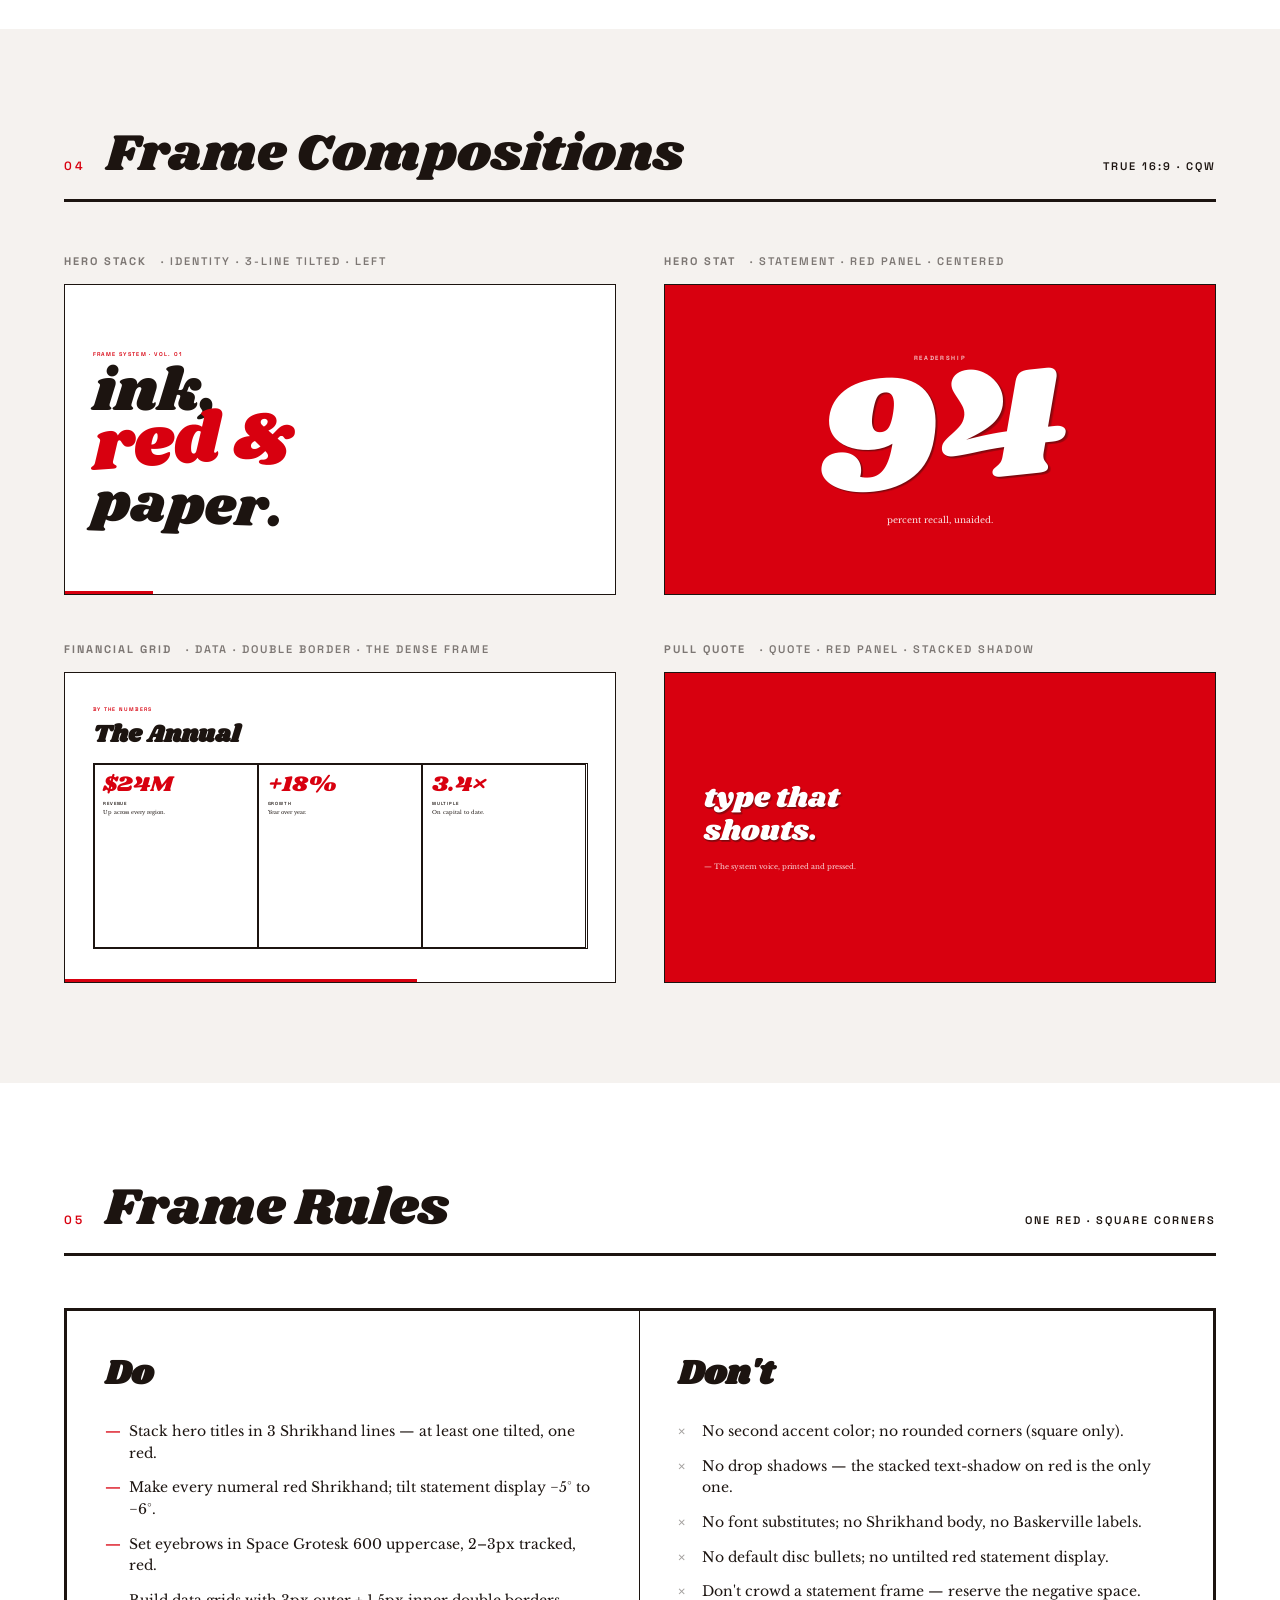
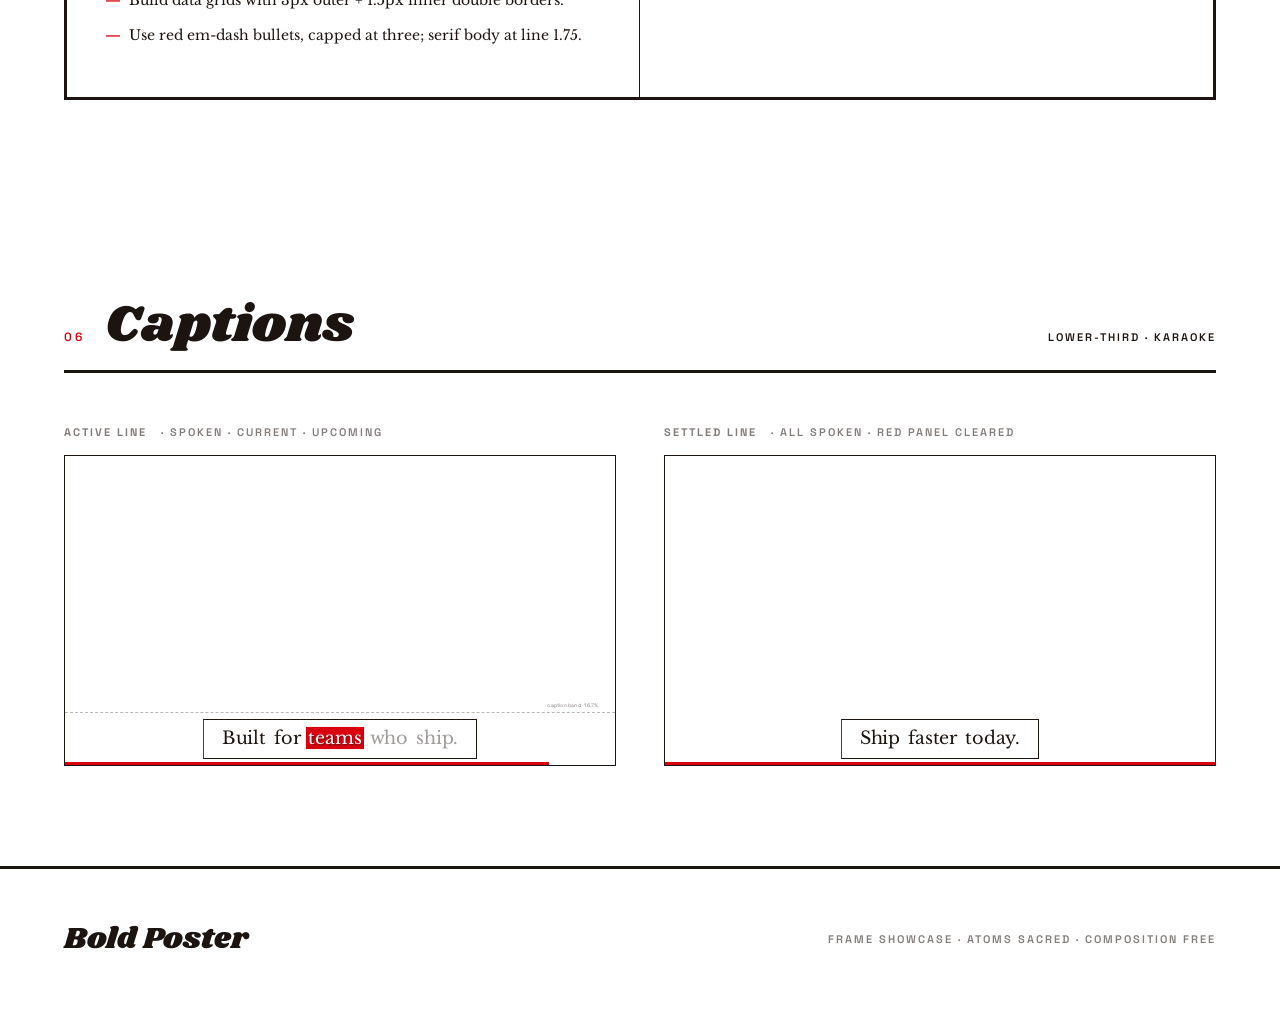
<file: .claude/skills/hyperframes/assets/frame-presets/bold-poster/frame-showcase.html>
<!doctype html>
<html lang="en">
  <head>
    <meta charset="utf-8" />
    <meta name="viewport" content="width=device-width,initial-scale=1" />
    <title>Bold Poster</title>
    <link rel="preconnect" href="https://fonts.googleapis.com" />
    <link rel="preconnect" href="https://fonts.gstatic.com" crossorigin />
    <link
      href="https://fonts.googleapis.com/css2?family=Shrikhand&family=Libre+Baskerville:ital,wght@0,400;0,700;1,400&family=Space+Grotesk:wght@400;600&display=swap"
      rel="stylesheet"
    />
    <style id="ds-tokens">
      :root {
        --bg: #ffffff;
        --dark: #1c1410;
        --red: #d8000f;
        --light: #f5f2ef;
        --disp: "Shrikhand", cursive;
        --body: "Libre Baskerville", serif;
        --mono: "Space Grotesk", sans-serif;
        --stack-shadow:
          2px 2px 0 rgba(28, 20, 16, 0.25), 4px 4px 0 rgba(28, 20, 16, 0.2),
          6px 6px 0 rgba(28, 20, 16, 0.15);
      }
      * {
        margin: 0;
        padding: 0;
        box-sizing: border-box;
      }
      html {
        background: #0c0a08;
      }
      body {
        background: var(--bg);
        color: var(--dark);
        font-family: var(--body);
        -webkit-font-smoothing: antialiased;
      }
      .disp {
        font-family: var(--disp);
        font-weight: 400;
        color: var(--dark);
      }
      .label {
        font-family: var(--mono);
        font-weight: 600;
        text-transform: uppercase;
        letter-spacing: 2px;
        font-size: 11px;
        color: var(--red);
      }

      section {
        padding: 100px 64px;
        position: relative;
      }
      .sec-head {
        display: flex;
        align-items: baseline;
        gap: 20px;
        margin-bottom: 52px;
        border-bottom: 3px solid var(--dark);
        padding-bottom: 18px;
      }
      .sec-head .k {
        font-family: var(--mono);
        font-weight: 600;
        text-transform: uppercase;
        letter-spacing: 3px;
        font-size: 12px;
        color: var(--red);
      }
      .sec-head h2 {
        font-family: var(--disp);
        font-weight: 400;
        font-size: 52px;
        line-height: 1;
        color: var(--dark);
      }
      .sec-head .sp {
        flex: 1;
      }
      .sec-head .n {
        font-family: var(--mono);
        font-weight: 600;
        text-transform: uppercase;
        letter-spacing: 2px;
        font-size: 11px;
        color: var(--dark);
      }

      /* COVER */
      .cover {
        min-height: 100vh;
        padding: 7vh 64px;
        display: flex;
        flex-direction: column;
        justify-content: center;
        position: relative;
      }
      .cover .meta {
        font-family: var(--body);
        font-size: 14px;
        color: var(--dark);
        margin-bottom: 24px;
      }
      .cover .meta .label {
        display: inline-block;
        margin-bottom: 8px;
      }
      .cover .stack h1 {
        font-family: var(--disp);
        font-weight: 400;
        line-height: 0.84;
      }
      .cover .l1 {
        font-size: clamp(60px, 12vw, 150px);
        color: var(--dark);
      }
      .cover .l2 {
        font-size: clamp(72px, 14vw, 180px);
        color: var(--red);
        transform: rotate(-4deg);
        transform-origin: left;
        display: inline-block;
        margin: 4px 0;
      }
      .cover .l3 {
        font-size: clamp(56px, 11vw, 140px);
        color: var(--dark);
        transform: rotate(2deg);
        transform-origin: left;
        display: inline-block;
      }
      .cover .tagline {
        font-family: var(--body);
        font-size: clamp(15px, 1.5vw, 19px);
        line-height: 1.6;
        color: var(--dark);
        max-width: 560px;
        margin-top: 36px;
      }
      .cover .pbar {
        position: absolute;
        bottom: 0;
        left: 0;
        height: 5px;
        width: 16%;
        background: var(--red);
      }
      .cover .counter {
        position: absolute;
        bottom: 20px;
        right: 32px;
        font-family: var(--mono);
        font-weight: 600;
        text-transform: uppercase;
        letter-spacing: 2px;
        font-size: 11px;
        color: var(--dark);
        opacity: 0.5;
      }

      /* PALETTE */
      .swatches {
        display: grid;
        grid-template-columns: repeat(4, 1fr);
        gap: 0;
        border: 3px solid var(--dark);
      }
      .sw {
        border-right: 1.5px solid var(--dark);
      }
      .sw:last-child {
        border-right: 0;
      }
      .sw .chip {
        height: 150px;
        border-bottom: 1.5px solid var(--dark);
      }
      .sw .meta {
        padding: 18px 20px;
      }
      .sw .name {
        font-family: var(--disp);
        font-size: 24px;
        color: var(--dark);
      }
      .sw .hex {
        font-family: var(--mono);
        font-size: 11px;
        letter-spacing: 0.06em;
        color: var(--dark);
        opacity: 0.6;
        margin-top: 8px;
      }
      .sw .role {
        font-family: var(--body);
        font-size: 12px;
        line-height: 1.5;
        color: var(--dark);
        margin-top: 10px;
      }

      /* TYPE */
      .type-row {
        display: grid;
        grid-template-columns: 200px 1fr;
        align-items: center;
        padding: 26px 0;
        border-bottom: 1.5px solid var(--dark);
      }
      .type-row .tok {
        font-family: var(--mono);
        font-weight: 600;
        font-size: 11px;
        letter-spacing: 2px;
        text-transform: uppercase;
        color: var(--red);
      }
      .type-row .m {
        font-family: var(--body);
        font-size: 12px;
        color: var(--dark);
        opacity: 0.65;
        margin-top: 8px;
        line-height: 1.5;
      }
      .type-row .spec {
        overflow: hidden;
      }

      /* COMPONENTS */
      .cnote {
        font-family: var(--mono);
        font-weight: 600;
        text-transform: uppercase;
        letter-spacing: 2px;
        font-size: 11px;
        color: var(--red);
        margin-bottom: 20px;
      }
      .cgrid {
        display: grid;
        grid-template-columns: repeat(12, 1fr);
        gap: 36px;
        margin-bottom: 48px;
      }
      .s4 {
        grid-column: span 4;
      }
      .s5 {
        grid-column: span 5;
      }
      .s6 {
        grid-column: span 6;
      }
      .s7 {
        grid-column: span 7;
      }
      .s8 {
        grid-column: span 8;
      }
      .fingrid {
        border: 3px solid var(--dark);
        display: grid;
        grid-template-columns: repeat(3, 1fr);
      }
      .fingrid .cell {
        border: 1.5px solid var(--dark);
        padding: 22px 20px;
      }
      .fingrid .cell .num {
        font-family: var(--disp);
        font-size: 44px;
        color: var(--red);
        line-height: 1;
      }
      .fingrid .cell .lab {
        font-family: var(--mono);
        font-weight: 600;
        text-transform: uppercase;
        letter-spacing: 2px;
        font-size: 10px;
        color: var(--dark);
        margin-top: 10px;
      }
      .fingrid .cell .bd {
        font-family: var(--body);
        font-size: 12px;
        line-height: 1.55;
        color: var(--dark);
        margin-top: 8px;
      }
      .leftcard {
        border-left: 4px solid var(--red);
        padding-left: 18px;
      }
      .leftcard .t {
        font-family: var(--disp);
        font-size: 30px;
        color: var(--dark);
        line-height: 1.1;
      }
      .leftcard .bd {
        font-family: var(--body);
        font-size: 14px;
        line-height: 1.6;
        color: var(--dark);
        margin-top: 10px;
      }
      .leftcard ul {
        list-style: none;
        margin-top: 14px;
      }
      .leftcard li {
        font-family: var(--mono);
        font-weight: 400;
        font-size: 12px;
        line-height: 1.5;
        color: var(--dark);
        padding-left: 16px;
        position: relative;
        margin-bottom: 6px;
      }
      .leftcard li::before {
        content: "—";
        position: absolute;
        left: 0;
        color: var(--red);
        font-weight: 700;
      }
      .redpanel {
        background: var(--red);
        color: var(--bg);
        padding: 48px;
      }
      .redpanel .q {
        font-family: var(--disp);
        font-size: 48px;
        line-height: 1.15;
        color: var(--bg);
        text-shadow: var(--stack-shadow);
      }
      .redpanel .cite {
        font-family: var(--body);
        font-size: 14px;
        color: var(--bg);
        margin-top: 24px;
        opacity: 0.85;
      }
      .tag {
        display: inline-block;
        font-family: var(--mono);
        font-weight: 600;
        text-transform: uppercase;
        letter-spacing: 3px;
        font-size: 11px;
        color: var(--red);
        border: 0;
        padding: 0;
      }

      /* COMPOSITIONS */
      .gallery {
        display: grid;
        grid-template-columns: 1fr 1fr;
        gap: 48px;
      }
      .fw .flabel {
        display: flex;
        gap: 14px;
        align-items: baseline;
        margin-bottom: 16px;
        font-family: var(--mono);
        font-weight: 600;
        text-transform: uppercase;
        letter-spacing: 2px;
        font-size: 11px;
        color: var(--dark);
        opacity: 0.55;
      }
      .fw .flabel b {
        color: var(--dark);
        opacity: 1;
      }
      .frame {
        aspect-ratio: 16/9;
        container-type: size;
        position: relative;
        overflow: hidden;
        background: var(--bg);
        border: 1.5px solid var(--dark);
      }
      .frame.red {
        background: var(--red);
      }
      .frame.dark {
        background: var(--dark);
      }
      .frame > .body {
        position: absolute;
        inset: 0;
        z-index: 2;
      }
      .frame .pbar {
        position: absolute;
        bottom: 0;
        left: 0;
        height: 0.5cqw;
        background: var(--red);
        z-index: 5;
      }

      /* f1 hero stack */
      .pf1 .body {
        display: flex;
        flex-direction: column;
        justify-content: center;
        padding: 0 5cqw;
      }
      .pf1 .label {
        font-family: var(--mono);
        font-weight: 600;
        text-transform: uppercase;
        letter-spacing: 0.25cqw;
        font-size: 1cqw;
        color: var(--red);
        margin-bottom: 1.6cqw;
      }
      .pf1 h3 {
        font-family: var(--disp);
        font-weight: 400;
        line-height: 0.84;
      }
      .pf1 .a {
        font-size: 11cqw;
        color: var(--dark);
      }
      .pf1 .b {
        font-size: 13cqw;
        color: var(--red);
        transform: rotate(-4deg);
        transform-origin: left;
        display: inline-block;
        margin: 0.3cqw 0;
      }
      .pf1 .c {
        font-size: 10cqw;
        color: var(--dark);
        transform: rotate(2deg);
        transform-origin: left;
        display: inline-block;
      }

      /* f2 stat-big red panel */
      .pf2 {
        background: var(--red);
      }
      .pf2 .body {
        display: flex;
        flex-direction: column;
        justify-content: center;
        align-items: center;
        text-align: center;
        color: var(--bg);
      }
      .pf2 .label {
        font-family: var(--mono);
        font-weight: 600;
        text-transform: uppercase;
        letter-spacing: 0.3cqw;
        font-size: 1.1cqw;
        color: var(--bg);
        opacity: 0.8;
        margin-bottom: 1cqw;
      }
      .pf2 .big {
        font-family: var(--disp);
        font-weight: 400;
        font-size: 30cqw;
        line-height: 0.82;
        color: var(--bg);
        transform: rotate(-6deg);
        text-shadow:
          0.15cqw 0.15cqw 0 rgba(28, 20, 16, 0.25),
          0.3cqw 0.3cqw 0 rgba(28, 20, 16, 0.2),
          0.45cqw 0.45cqw 0 rgba(28, 20, 16, 0.15);
      }
      .pf2 .sub {
        font-family: var(--body);
        font-size: 1.6cqw;
        color: var(--bg);
        margin-top: 2cqw;
        opacity: 0.9;
      }

      /* f3 financial grid */
      .pf3 .body {
        padding: 6cqw 5cqw;
        display: flex;
        flex-direction: column;
      }
      .pf3 .label {
        font-family: var(--mono);
        font-weight: 600;
        text-transform: uppercase;
        letter-spacing: 0.25cqw;
        font-size: 0.95cqw;
        color: var(--red);
        margin-bottom: 0.8cqw;
      }
      .pf3 h3 {
        font-family: var(--disp);
        font-size: 4.4cqw;
        color: var(--dark);
        margin-bottom: 2cqw;
      }
      .pf3 .grid {
        border: 0.3cqw solid var(--dark);
        display: grid;
        grid-template-columns: repeat(3, 1fr);
        flex: 1;
      }
      .pf3 .cell {
        border: 0.15cqw solid var(--dark);
        padding: 1.6cqw;
      }
      .pf3 .cell .num {
        font-family: var(--disp);
        font-size: 4cqw;
        color: var(--red);
        line-height: 1;
      }
      .pf3 .cell .lab {
        font-family: var(--mono);
        font-weight: 600;
        text-transform: uppercase;
        letter-spacing: 0.15cqw;
        font-size: 0.8cqw;
        color: var(--dark);
        margin-top: 0.8cqw;
      }
      .pf3 .cell .bd {
        font-family: var(--body);
        font-size: 0.95cqw;
        line-height: 1.5;
        color: var(--dark);
        margin-top: 0.6cqw;
      }

      /* f4 quote red panel */
      .pf4 {
        background: var(--red);
      }
      .pf4 .body {
        display: flex;
        flex-direction: column;
        justify-content: center;
        padding: 0 7cqw;
        color: var(--bg);
      }
      .pf4 .q {
        font-family: var(--disp);
        font-weight: 400;
        font-size: 5.2cqw;
        line-height: 1.15;
        color: var(--bg);
        text-shadow:
          0.15cqw 0.15cqw 0 rgba(28, 20, 16, 0.25),
          0.3cqw 0.3cqw 0 rgba(28, 20, 16, 0.2),
          0.45cqw 0.45cqw 0 rgba(28, 20, 16, 0.15);
      }
      .pf4 .cite {
        font-family: var(--body);
        font-size: 1.3cqw;
        color: var(--bg);
        opacity: 0.85;
        margin-top: 2.4cqw;
      }

      /* PRINCIPLES */
      .dos {
        display: grid;
        grid-template-columns: 1fr 1fr;
        gap: 0;
        border: 3px solid var(--dark);
      }
      .do-card {
        padding: 38px;
      }
      .do-card.do {
        border-right: 1.5px solid var(--dark);
      }
      .do-card h4 {
        font-family: var(--disp);
        font-size: 34px;
        color: var(--dark);
        margin-bottom: 22px;
      }
      .do-card ul {
        list-style: none;
      }
      .do-card li {
        font-family: var(--body);
        font-size: 14px;
        line-height: 1.55;
        padding-left: 24px;
        position: relative;
        margin-bottom: 13px;
        color: var(--dark);
      }
      .do-card li::before {
        position: absolute;
        left: 0;
        font-weight: 700;
      }
      .do-card.do li::before {
        content: "—";
        color: var(--red);
      }
      .do-card.dont li::before {
        content: "\00d7";
        color: var(--dark);
        opacity: 0.4;
      }

      .foot {
        padding: 48px 64px;
        border-top: 3px solid var(--dark);
        display: flex;
        justify-content: space-between;
        align-items: center;
      }
      .foot .l {
        font-family: var(--disp);
        font-size: 30px;
        color: var(--dark);
      }
      .foot .r {
        font-family: var(--mono);
        font-weight: 600;
        text-transform: uppercase;
        letter-spacing: 2px;
        font-size: 11px;
        color: var(--dark);
        opacity: 0.55;
      }
      @media (max-width: 1100px) {
        .gallery {
          grid-template-columns: 1fr;
        }
        .swatches {
          grid-template-columns: 1fr 1fr;
        }
      }
    </style>
    <link rel="stylesheet" href="https://fonts.googleapis.com/css2?family=Shrikhand&display=swap" />
    <link
      rel="stylesheet"
      href="https://fonts.googleapis.com/css2?family=Libre+Baskerville:ital,wght@0,400;0,700;1,400&display=swap"
    />
    <style id="ft-override">
      :root {
        --primary: #ffffff !important;
        --secondary: #1c1410 !important;
        --tertiary: #f5f2ef !important;
        --accent: #d8000f !important;
        --f-disp: "Shrikhand", sans-serif !important;
        --f-body: "Libre Baskerville", sans-serif !important;
        --bg: #ffffff !important;
        --dark: #1c1410 !important;
        --red: #d8000f !important;
        --light: #f5f2ef !important;
        --disp: "Shrikhand", sans-serif !important;
        --body: "Libre Baskerville", sans-serif !important;
      }
    </style>
  </head>
  <body>
    <!-- COVER -->
    <section class="cover">
      <div class="meta">
        <span class="label">Frame System · Vol. 01</span><br />A populist editorial poster system —
        printed, loud, unmistakable.
      </div>
      <div class="stack">
        <h1 class="l1">ink,</h1>
        <br />
        <h1 class="l2">red &amp;</h1>
        <br />
        <h1 class="l3">paper.</h1>
      </div>
      <div class="tagline">
        Vintage Italian sports-magazine display, classical serif body, one saturated tomato red, and
        grids ruled in ink.
      </div>
      <div class="pbar"></div>
      <div class="counter">01 / 06</div>
    </section>

    <!-- PALETTE -->
    <section>
      <div class="sec-head">
        <span class="k">01</span>
        <h2>Palette</h2>
        <span class="sp"></span><span class="n">Four Colors, No More</span>
      </div>
      <div class="swatches">
        <div class="sw">
          <div
            class="chip"
            style="background: var(--bg); border-bottom: 1.5px solid var(--dark)"
          ></div>
          <div class="meta">
            <div class="name">Paper</div>
            <div class="hex">#FFFFFF</div>
            <div class="role">Fresh newsprint canvas.</div>
          </div>
        </div>
        <div class="sw">
          <div class="chip" style="background: var(--dark)"></div>
          <div class="meta">
            <div class="name">Ink</div>
            <div class="hex">#1C1410</div>
            <div class="role">Warm brown-black — text + rules.</div>
          </div>
        </div>
        <div class="sw">
          <div class="chip" style="background: var(--red)"></div>
          <div class="meta">
            <div class="name">Red</div>
            <div class="hex">#D8000F</div>
            <div class="role">The only accent — numerals, rules, panels.</div>
          </div>
        </div>
        <div class="sw">
          <div class="chip" style="background: var(--light)"></div>
          <div class="meta">
            <div class="name">Off-White</div>
            <div class="hex">#F5F2EF</div>
            <div class="role">Alternating striped panels.</div>
          </div>
        </div>
      </div>
    </section>

    <!-- TYPOGRAPHY -->
    <section style="background: var(--light)">
      <div class="sec-head">
        <span class="k">02</span>
        <h2>Typography</h2>
        <span class="sp"></span><span class="n">Shrikhand · Baskerville · Grotesk</span>
      </div>
      <div class="type-row">
        <div>
          <div class="tok">stat-big</div>
          <div class="m">Shrikhand 400 · rotated −6° · always red</div>
        </div>
        <div class="spec">
          <span
            class="disp"
            style="
              font-size: 110px;
              color: var(--red);
              display: inline-block;
              transform: rotate(-6deg);
            "
            >94</span
          >
        </div>
      </div>
      <div class="type-row">
        <div>
          <div class="tok">section-header</div>
          <div class="m">Shrikhand 400 · ink</div>
        </div>
        <div class="spec"><span class="disp" style="font-size: 60px">The Printed Page</span></div>
      </div>
      <div class="type-row">
        <div>
          <div class="tok">body</div>
          <div class="m">Libre Baskerville 400 · line 1.75 · ink</div>
        </div>
        <div class="spec">
          <p style="font-family: var(--body); font-size: 16px; line-height: 1.75; max-width: 640px">
            Libre Baskerville carries every paragraph — the literary serif is what makes the system
            feel printed, not digital.
          </p>
        </div>
      </div>
      <div class="type-row" style="border-bottom: 0">
        <div>
          <div class="tok">label</div>
          <div class="m">Space Grotesk 600 · uppercase · 2–3px</div>
        </div>
        <div class="spec">
          <span class="label" style="font-size: 13px; letter-spacing: 3px"
            >Section Eyebrow / Metadata</span
          >
        </div>
      </div>
    </section>

    <!-- COMPONENTS -->
    <section>
      <div class="sec-head">
        <span class="k">03</span>
        <h2>Components</h2>
        <span class="sp"></span><span class="n">Heavy Rules · One Shadow</span>
      </div>

      <div class="cgrid">
        <div class="s7">
          <div class="cnote">Financial grid — 3px outer + 1.5px inner double border</div>
          <div class="fingrid">
            <div class="cell">
              <div class="num">$24M</div>
              <div class="lab">Revenue</div>
              <div class="bd">Up across every region this year.</div>
            </div>
            <div class="cell">
              <div class="num">+18%</div>
              <div class="lab">Growth</div>
              <div class="bd">Year over year, compounding.</div>
            </div>
            <div class="cell">
              <div class="num">3.4×</div>
              <div class="lab">Multiple</div>
              <div class="bd">On invested capital to date.</div>
            </div>
          </div>
        </div>
        <div class="s5">
          <div class="cnote">Red leftbar card</div>
          <div class="leftcard">
            <div class="t">Editorial Block</div>
            <div class="bd">
              Cantilevered off a 4px red rule — the card reads without an enclosing outline.
            </div>
            <ul>
              <li>red em-dash bullets</li>
              <li>capped at three</li>
              <li>serif body, mono markers</li>
            </ul>
          </div>
        </div>
      </div>

      <div class="cgrid" style="margin-bottom: 0">
        <div class="s7">
          <div class="cnote">Red panel — the one stacked text-shadow</div>
          <div class="redpanel">
            <div class="q">printed and pressed.</div>
            <div class="cite">— White Shrikhand on red, stamped three times off-register.</div>
          </div>
        </div>
        <div class="s5">
          <div class="cnote">Tilted statement + tags</div>
          <div style="display: flex; flex-direction: column; gap: 24px">
            <span
              class="disp"
              style="
                font-size: 80px;
                color: var(--red);
                transform: rotate(-5deg);
                transform-origin: left;
                display: inline-block;
              "
              >loud.</span
            >
            <div style="display: flex; gap: 18px">
              <span class="tag">Sports Annual</span><span class="tag">Wine Catalogue</span>
            </div>
          </div>
        </div>
      </div>
    </section>

    <!-- COMPOSITIONS -->
    <section style="background: var(--light)">
      <div class="sec-head">
        <span class="k">04</span>
        <h2>Frame Compositions</h2>
        <span class="sp"></span><span class="n">True 16:9 · cqw</span>
      </div>
      <div class="gallery">
        <div class="fw">
          <div class="flabel"><b>Hero Stack</b><span>· identity · 3-line tilted · left</span></div>
          <div class="frame pf1">
            <div class="body">
              <div class="label">Frame System · Vol. 01</div>
              <h3>
                <span class="a">ink,</span><br /><span class="b">red &amp;</span><br /><span
                  class="c"
                  >paper.</span
                >
              </h3>
            </div>
            <div class="pbar" style="width: 16%"></div>
          </div>
        </div>

        <div class="fw">
          <div class="flabel"><b>Hero Stat</b><span>· statement · red panel · centered</span></div>
          <div class="frame red pf2">
            <div class="body">
              <div class="label">Readership</div>
              <div class="big">94</div>
              <div class="sub">percent recall, unaided.</div>
            </div>
            <div class="pbar" style="width: 48%"></div>
          </div>
        </div>

        <div class="fw">
          <div class="flabel">
            <b>Financial Grid</b><span>· data · double border · the dense frame</span>
          </div>
          <div class="frame pf3">
            <div class="body">
              <div class="label">By The Numbers</div>
              <h3>The Annual</h3>
              <div class="grid">
                <div class="cell">
                  <div class="num">$24M</div>
                  <div class="lab">Revenue</div>
                  <div class="bd">Up across every region.</div>
                </div>
                <div class="cell">
                  <div class="num">+18%</div>
                  <div class="lab">Growth</div>
                  <div class="bd">Year over year.</div>
                </div>
                <div class="cell">
                  <div class="num">3.4×</div>
                  <div class="lab">Multiple</div>
                  <div class="bd">On capital to date.</div>
                </div>
              </div>
            </div>
            <div class="pbar" style="width: 64%"></div>
          </div>
        </div>

        <div class="fw">
          <div class="flabel">
            <b>Pull Quote</b><span>· quote · red panel · stacked shadow</span>
          </div>
          <div class="frame red pf4">
            <div class="body">
              <div class="q">type that<br />shouts.</div>
              <div class="cite">— The system voice, printed and pressed.</div>
            </div>
            <div class="pbar" style="width: 82%"></div>
          </div>
        </div>
      </div>
    </section>

    <!-- PRINCIPLES -->
    <section>
      <div class="sec-head">
        <span class="k">05</span>
        <h2>Frame Rules</h2>
        <span class="sp"></span><span class="n">One Red · Square Corners</span>
      </div>
      <div class="dos">
        <div class="do-card do">
          <h4>Do</h4>
          <ul>
            <li>Stack hero titles in 3 Shrikhand lines — at least one tilted, one red.</li>
            <li>Make every numeral red Shrikhand; tilt statement display −5° to −6°.</li>
            <li>Set eyebrows in Space Grotesk 600 uppercase, 2–3px tracked, red.</li>
            <li>Build data grids with 3px outer + 1.5px inner double borders.</li>
            <li>Use red em-dash bullets, capped at three; serif body at line 1.75.</li>
          </ul>
        </div>
        <div class="do-card dont">
          <h4>Don't</h4>
          <ul>
            <li>No second accent color; no rounded corners (square only).</li>
            <li>No drop shadows — the stacked text-shadow on red is the only one.</li>
            <li>No font substitutes; no Shrikhand body, no Baskerville labels.</li>
            <li>No default disc bullets; no untilted red statement display.</li>
            <li>Don't crowd a statement frame — reserve the negative space.</li>
          </ul>
        </div>
      </div>
    </section>

    <!-- CAPTIONS — preview of caption-skin.html (the preset's lower-third karaoke look) -->
    <style>
      /* mirrors caption-skin.html; the skin's --cap-* vocab mapped to this preset's tokens */
      .capdemo {
        --cap-ink: var(--dark);
        --cap-canvas: var(--bg);
        --cap-accent: var(--red);
        --cap-accent-2: var(--light);
      }
      .capdemo .stage {
        position: absolute;
        left: 0;
        right: 0;
        bottom: 0;
        height: 16.67cqh;
        display: flex;
        align-items: center;
        justify-content: center;
        z-index: 4;
      }
      .capdemo .pill {
        max-width: 80cqw;
        padding: 1.4cqw 3cqw 1.7cqw;
        background: var(--cap-canvas);
        border: 1.5px solid var(--cap-ink);
        border-left: 0.35cqw solid var(--cap-accent);
        border-radius: 0;
      }
      .capdemo .line {
        display: flex;
        flex-wrap: wrap;
        justify-content: center;
        gap: 0.1em 0.34em;
        font-family: var(--body);
        font-weight: 400;
        font-size: 3.2cqw;
        line-height: 1.16;
        letter-spacing: -0.01em;
      }
      .capdemo .w {
        display: inline-block;
        padding: 0 0.06em;
        color: color-mix(in srgb, var(--cap-ink) 42%, var(--cap-canvas));
      }
      .capdemo .w.spoken {
        color: var(--cap-ink);
      }
      .capdemo .w.active {
        color: var(--cap-canvas);
        background: var(--cap-accent);
        box-shadow: 0 0 0 0.06em var(--cap-accent);
        text-shadow:
          0.03em 0.03em 0 rgba(28, 20, 16, 0.25),
          0.06em 0.06em 0 rgba(28, 20, 16, 0.2),
          0.09em 0.09em 0 rgba(28, 20, 16, 0.15);
      }
      .capdemo .bandline {
        position: absolute;
        left: 0;
        right: 0;
        bottom: 16.67cqh;
        border-top: 1px dashed rgba(28, 20, 16, 0.3);
        z-index: 3;
      }
      .capdemo .bandtag {
        position: absolute;
        right: 3cqw;
        bottom: calc(16.67cqh + 0.7cqw);
        font-family: var(--mono);
        font-size: 0.95cqw;
        letter-spacing: 0.04em;
        color: var(--dark);
        opacity: 0.5;
        z-index: 4;
      }
    </style>
    <section>
      <div class="sec-head">
        <span class="k">06</span>
        <h2>Captions</h2>
        <span class="sp"></span><span class="n">Lower-third · Karaoke</span>
      </div>
      <div class="gallery">
        <div class="fw">
          <div class="flabel"><b>Active line</b><span>· spoken · current · upcoming</span></div>
          <div class="frame capdemo">
            <div class="bandline"></div>
            <div class="bandtag">caption band · 16.7%</div>
            <div class="stage">
              <div class="pill">
                <div class="line">
                  <span class="w spoken">Built</span>
                  <span class="w spoken">for</span>
                  <span class="w active">teams</span>
                  <span class="w">who</span>
                  <span class="w">ship.</span>
                </div>
              </div>
            </div>
            <div class="pbar" style="width: 88%"></div>
          </div>
        </div>

        <div class="fw">
          <div class="flabel"><b>Settled line</b><span>· all spoken · red panel cleared</span></div>
          <div class="frame capdemo">
            <div class="stage">
              <div class="pill">
                <div class="line">
                  <span class="w spoken">Ship</span>
                  <span class="w spoken">faster</span>
                  <span class="w spoken">today.</span>
                </div>
              </div>
            </div>
            <div class="pbar" style="width: 100%"></div>
          </div>
        </div>
      </div>
    </section>

    <div class="foot">
      <span class="l">Bold Poster</span>
      <span class="r">Frame Showcase · Atoms Sacred · Composition Free</span>
    </div>

    <template id="__bundler_thumbnail">
      <svg viewBox="0 0 100 100" xmlns="http://www.w3.org/2000/svg">
        <rect width="100" height="100" fill="#FFFFFF" />
        <text x="12" y="42" font-family="Georgia" font-weight="700" font-size="26" fill="#1C1410">
          ink
        </text>
        <text
          x="14"
          y="70"
          font-family="Georgia"
          font-weight="700"
          font-size="30"
          fill="#D8000F"
          transform="rotate(-5 14 70)"
        >
          red.
        </text>
        <rect x="0" y="96" width="58" height="4" fill="#D8000F" />
      </svg>
    </template>
  </body>
</html>
</file>
<file: assets/styles.css>
/* dr.GUT Fibras LP
   Tokens extraídos do CSS ao vivo de drgut.com.br (client-assets/theme-tokens.css).
   Nenhuma cor, fonte ou raio aqui foi inventado. */

:root{
  --body-font:Poppins,system-ui,-apple-system,"Segoe UI",sans-serif;
  --heading-font:Sora,system-ui,-apple-system,"Segoe UI",sans-serif;

  --primary:#e82d3a;
  --primary-hover:#fe7900;
  --text:#444;
  --heading:#111;
  --border:#ebebeb;
  --grey:#f5f5f5;
  --dark:#111;
  --pix:#12b39a;
  --badge-bg:#f6c445;
  --badge-fg:#1a1a1a;

  --btn-radius:30px;
  --card-radius:20px;
  --radius:10px;
  --shadow:5px 0 30px 0 rgba(0,0,0,.08);
  --shadow-up:0 -4px 24px rgba(0,0,0,.12);
  --page:1200px;
  --gap:50px;
  --transition:.2s cubic-bezier(.4,0,.2,1);
  --hdr-h:74px;
}
@media(min-width:768px){:root{--gap:90px}}

*,*::before,*::after{box-sizing:border-box}
html{font-size:62.5%;scroll-behavior:smooth;scroll-padding-top:calc(var(--hdr-h) + 16px)}
body{
  margin:0;font-family:var(--body-font);font-size:1.5rem;line-height:1.714;
  color:var(--text);background:#fff;-webkit-font-smoothing:antialiased;
}
img{max-width:100%;height:auto;display:block}
h1,h2,h3{font-family:var(--heading-font);color:var(--heading);letter-spacing:-.034em;font-weight:600;margin:0 0 1.6rem}
h1{font-size:3.2rem;line-height:1.14}
h2{font-size:2.8rem;line-height:1.2}
h3{font-size:1.9rem;line-height:1.3}
@media(min-width:768px){h1{font-size:4.8rem}h2{font-size:3.6rem}h3{font-size:2.2rem}}
p{margin:0 0 1.6rem}
a{color:inherit}
ul,ol{margin:0;padding:0;list-style:none}

.wrap{width:100%;max-width:var(--page);margin:0 auto;padding:0 2rem}
.narrow{max-width:760px}
.center{text-align:center}
.sr{position:absolute;width:1px;height:1px;padding:0;margin:-1px;overflow:hidden;clip:rect(0,0,0,0);white-space:nowrap;border:0}
.skip{position:absolute;left:-9999px;top:0;background:var(--primary);color:#fff;padding:1.2rem 2rem;z-index:200}
.skip:focus{left:0}
:focus-visible{outline:3px solid var(--primary);outline-offset:3px;border-radius:4px}

/* ---- ícones: uma família só, viewBox 24, stroke 1.75, pontas redondas ---- */
.ic{width:18px;height:18px;flex:none;fill:none;stroke:currentColor;stroke-width:1.75;stroke-linecap:round;stroke-linejoin:round}
.ic--lg{width:28px;height:28px}
.ic--xl{width:44px;height:44px}

/* ---- botões ---- */
.btn{
  display:inline-flex;align-items:center;justify-content:center;gap:.8rem;
  font-family:var(--heading-font);font-size:1.5rem;font-weight:600;
  min-height:52px;padding:1.4rem 3rem;border-radius:var(--btn-radius);
  border:2px solid transparent;cursor:pointer;text-decoration:none;
  transition:background var(--transition),color var(--transition),border-color var(--transition);
}
@media(min-width:768px){.btn{padding:1.5rem 5.5rem}}
.btn--primary{background:var(--primary);color:#fff}
.btn--primary:hover{background:var(--primary-hover)}
.btn--ghost{background:transparent;color:#fff;border-color:#fff}
.btn--ghost:hover{background:#fff;color:var(--heading)}
.btn--full{width:100%;white-space:nowrap}
@media(max-width:400px){.btn--full{font-size:1.4rem;padding-left:1.6rem;padding-right:1.6rem}}

/* ---- barra promo ---- */
.promo{background:var(--dark);color:#fff;font-size:1.3rem;min-height:48px;display:flex;align-items:center}
.promo__in{display:flex;align-items:center;justify-content:center;gap:1.2rem;flex-wrap:wrap;padding-top:.8rem;padding-bottom:.8rem}
.promo__in span{display:inline-flex;align-items:center;gap:.6rem}
.promo__sep{opacity:.45}
@media(max-width:559px){.promo__in>span:nth-child(n+3){display:none}}

/* ---- header ---- */
.hdr{position:sticky;top:0;z-index:90;background:#fff;border-bottom:1px solid var(--border)}
.hdr__in{display:flex;align-items:center;gap:2rem;height:var(--hdr-h)}
.hdr__logo img{width:85px;height:auto}
@media(min-width:768px){.hdr__logo img{width:110px}}
.hdr__nav{display:none;gap:26px;margin-left:auto;font-family:var(--heading-font);font-size:1.5rem;font-weight:600}
.hdr__nav a{color:#2b2b22;text-decoration:none}
.hdr__nav a:hover{color:var(--primary)}
@media(min-width:1000px){.hdr__nav{display:flex}}
.hdr__cart{
  margin-left:auto;position:relative;width:44px;height:44px;display:grid;place-items:center;
  background:none;border:0;cursor:pointer;color:var(--heading);border-radius:50%;
}
@media(min-width:1000px){.hdr__cart{margin-left:2rem}}
.hdr__cart:hover{background:var(--grey)}
.hdr__cart .ic{width:22px;height:22px}
.hdr__count{
  position:absolute;top:2px;right:2px;min-width:18px;height:18px;padding:0 4px;
  background:var(--primary);color:#fff;border-radius:9px;font-size:1.1rem;line-height:18px;font-weight:600;
}

/* ---- hero ---- */
.hero{position:relative;min-height:560px;display:flex;align-items:center;overflow:hidden;background:var(--dark)}
.hero__bg{position:absolute;inset:0;width:100%;height:100%;object-fit:cover;object-position:62% center}
.hero__scrim{position:absolute;inset:0;background:linear-gradient(100deg,rgba(17,17,17,.93) 0%,rgba(17,17,17,.82) 42%,rgba(17,17,17,.35) 72%,rgba(17,17,17,.15) 100%)}
.hero__in{position:relative;z-index:2;padding-top:4rem;padding-bottom:4rem;max-width:720px}
.hero__eyebrow{font-family:var(--heading-font);font-size:1.3rem;font-weight:600;letter-spacing:.04em;text-transform:uppercase;color:#ffb3b9;margin-bottom:1.2rem}
.hero__h1{color:#fff;margin-bottom:1.6rem}
.hero__h1 strong{display:inline;font-weight:700;color:#fff;background:linear-gradient(transparent 62%,rgba(232,45,58,.85) 62%)}
.hero__lede{color:rgba(255,255,255,.88);font-size:1.6rem;margin-bottom:2rem}
.hero__cta{display:flex;flex-wrap:wrap;gap:1.2rem;margin-bottom:1.6rem}
.hero__cta .btn{flex:1 1 auto;min-width:200px}
.hero__trust{font-size:1.3rem;color:rgba(255,255,255,.75);margin:0}
@media(min-width:768px){.hero{min-height:660px}.hero__in{padding-top:7rem;padding-bottom:7rem}.hero__lede{font-size:1.8rem}}

/* price chip */
.chip{display:inline-flex;align-items:baseline;flex-wrap:wrap;gap:.9rem;background:rgba(255,255,255,.12);border:1px solid rgba(255,255,255,.22);border-radius:var(--btn-radius);padding:.9rem 2rem;margin-bottom:2.4rem}
.chip__was{text-decoration:line-through;opacity:.65;color:#fff;font-size:1.4rem}
.chip__now{font-family:var(--heading-font);font-weight:700;font-size:2rem;color:#fff}
.chip__frame{font-size:1.3rem;color:rgba(255,255,255,.8)}

/* ---- seções base ---- */
.sec{padding:var(--gap) 0}
.sec--tint{background:var(--grey)}
.sec--dark{background:var(--dark);color:rgba(255,255,255,.82)}
.on-dark{color:#fff}
.kicker{font-family:var(--heading-font);font-size:1.3rem;font-weight:600;letter-spacing:.08em;text-transform:uppercase;color:var(--primary);margin-bottom:1rem}
.kicker--on-dark{color:#ff8f98}
.lead{font-size:1.7rem}
@media(min-width:768px){.lead{font-size:1.9rem}}
.punch{font-family:var(--heading-font);font-size:1.9rem;font-weight:600;color:var(--heading);line-height:1.35}
.sec--dark .punch,.punch.on-dark{color:#fff}
.note{font-size:1.3rem;color:#6b6b6b}
.note--on-dark{color:rgba(255,255,255,.6)}
.quote{font-family:var(--heading-font);font-size:1.9rem;font-weight:500;font-style:italic;line-height:1.45}

/* ---- faixa de fatos ---- */
.facts{background:#fff;border-bottom:1px solid var(--border);padding:3.2rem 0}
.facts__grid{display:grid;grid-template-columns:repeat(2,1fr);gap:2.4rem 1.6rem}
@media(min-width:860px){.facts__grid{grid-template-columns:repeat(4,1fr)}}
.fact{text-align:center;color:var(--primary)}
.fact .ic{margin:0 auto .8rem}
.fact__n{font-family:var(--heading-font);font-size:2.4rem;font-weight:700;color:var(--heading);margin:0 0 .4rem;letter-spacing:-.034em}
.fact__l{font-size:1.3rem;color:var(--text);margin:0;line-height:1.45}

/* ---- passos ---- */
.steps{display:grid;gap:2.4rem;margin:3.2rem 0 2.4rem}
@media(min-width:768px){.steps{grid-template-columns:repeat(3,1fr);gap:3.2rem}}
.step{background:#fff;border:1px solid var(--border);border-radius:var(--card-radius);padding:2.8rem 2.4rem;text-align:center}
.step img{width:72px;height:72px;margin:0 auto 1.6rem}
.step h3{margin-bottom:.8rem}
.step p{margin:0;font-size:1.4rem}

/* ---- faixa assinatura ---- */
.sig{display:grid;gap:3.2rem;align-items:center;margin-top:3.2rem}
@media(min-width:900px){.sig{grid-template-columns:minmax(0,420px) 1fr;gap:5.6rem}}
.sig__fig{position:relative;margin:0;background:#fff;border-radius:var(--card-radius);overflow:hidden}
.sig__fig img{width:100%;height:auto}
.hot{
  position:absolute;width:34px;height:34px;border-radius:50%;background:var(--primary);color:#fff;
  font-family:var(--heading-font);font-weight:700;font-size:1.5rem;display:grid;place-items:center;
  box-shadow:0 0 0 4px rgba(232,45,58,.25);
}
.hot--1{top:30%;left:16%}
.hot--2{top:49%;left:52%}
.hot--3{top:70%;left:24%}
.sig__list{display:grid;gap:2.4rem}
.sig__list h3{display:flex;align-items:center;gap:1.2rem;color:#fff;margin-bottom:.6rem}
.sig__n{width:30px;height:30px;flex:none;border-radius:50%;background:var(--primary);color:#fff;display:grid;place-items:center;font-size:1.4rem;font-weight:700}
.sig__list p{margin:0;font-size:1.5rem;color:rgba(255,255,255,.78)}

.micros{margin-top:4.8rem;border-top:1px solid rgba(255,255,255,.14);padding-top:3.2rem}
.micros__h{color:#fff;margin-bottom:2rem}
.micros__list{display:grid;gap:1.6rem}
@media(min-width:768px){.micros__list{grid-template-columns:repeat(2,1fr);gap:1.6rem 3.2rem}}
.micros__list li{display:flex;flex-wrap:wrap;align-items:baseline;gap:.8rem;padding-bottom:1.6rem;border-bottom:1px solid rgba(255,255,255,.1)}
.micros__list strong{font-family:var(--heading-font);color:#fff;font-size:1.6rem}
.micros__list span{background:var(--primary);color:#fff;font-size:1.1rem;font-weight:600;padding:.2rem .8rem;border-radius:12px}
.micros__list em{flex:1 1 100%;font-style:normal;font-size:1.3rem;color:rgba(255,255,255,.62)}

/* ---- gráfico ---- */
.chart{margin:3.2rem 0;padding:2.8rem 2.4rem;background:var(--grey);border-radius:var(--card-radius)}
.chart__row{margin-bottom:2rem}
.chart__lab{font-size:1.3rem;font-weight:500;color:var(--heading);margin:0 0 .6rem}
.chart__track{position:relative;height:40px;background:#fff;border-radius:var(--radius);overflow:hidden}
.chart__bar{height:100%;display:flex;align-items:center;justify-content:flex-end;padding-right:1.2rem;border-radius:var(--radius);min-width:62px}
.chart__bar span{font-family:var(--heading-font);font-size:1.3rem;font-weight:700;color:#fff;white-space:nowrap}
.chart__bar--low{background:#9a9a9a}
.chart__bar--goal{background:var(--heading)}
.chart__bar--us{background:var(--primary)}
.chart__axis{display:flex;justify-content:space-between;font-size:1.1rem;color:#6b6b6b;border-top:1px solid #ddd;padding-top:.6rem;margin-top:-.6rem}
.chart figcaption{font-size:1.2rem;color:#6b6b6b;margin-top:1.6rem;line-height:1.5}

/* ---- buy block ---- */
.buy{display:grid;gap:3.2rem;margin-top:3.2rem}
@media(min-width:960px){.buy{grid-template-columns:minmax(0,1fr) minmax(0,520px);gap:4.8rem;align-items:start}}
.buy__gal{background:#fff;border-radius:var(--card-radius);padding:2rem;border:1px solid var(--dg-card-border,#e6e4e3)}
@media(min-width:960px){.buy__gal{position:sticky;top:calc(var(--hdr-h) + 20px)}}
.buy__gal>img{width:100%;border-radius:var(--radius)}
.buy__thumbs{display:flex;gap:1rem;margin-top:1.6rem}
.thumb{width:64px;height:64px;padding:0;border:2px solid var(--border);border-radius:var(--radius);background:#fff;cursor:pointer;overflow:hidden}
.thumb img{width:100%;height:100%;object-fit:cover}
.thumb.is-on{border-color:var(--primary)}

.buy__panel{background:#fff;border-radius:var(--card-radius);padding:2.4rem;border:1px solid #e6e4e3}
.plans{display:grid;gap:1.2rem;margin-bottom:2.4rem}
.plan{
  position:relative;display:flex;align-items:center;gap:1.4rem;
  padding:1.6rem;border:2px solid #e6e4e3;border-radius:var(--card-radius);
  cursor:pointer;transition:border-color var(--transition),background var(--transition);min-height:44px;flex-wrap:wrap;
}
.plan:hover{border-color:#dcd9d8}
.plan[aria-checked="true"]{border-color:var(--primary);background:rgba(232,45,58,.04)}
.plan img{width:56px;height:56px;flex:none;object-fit:contain}
.plan__txt{flex:1;min-width:0}
.plan__name{font-family:var(--heading-font);font-weight:600;font-size:1.6rem;color:var(--heading);margin:0}
.plan__unit{font-size:1.3rem;margin:0}
.plan__inst{display:block;font-size:1.15rem;color:#6b6b6b;font-weight:500;margin:.1rem 0 0;white-space:nowrap}
.plan__dose{font-size:1.2rem;color:var(--primary);font-weight:500;margin:0}
.plan__price{text-align:right;flex:none}
.plan__was{display:block;font-size:1.2rem;text-decoration:line-through;color:#8a8a8a}
.plan__now{font-family:var(--heading-font);font-weight:700;font-size:1.7rem;color:var(--heading)}
.plan__now small{font-size:1.1rem;font-weight:600;color:#6b6b6b;margin-right:.2rem}
.plan__tag{
  position:absolute;top:-10px;left:16px;background:var(--badge-bg);color:var(--badge-fg);
  font-size:1.1rem;font-weight:600;padding:.2rem 1rem;border-radius:15px;
}
.plan__tag--alt{background:var(--primary);color:#fff}

.receipt{background:var(--grey);border-radius:var(--radius);padding:1.8rem;margin-bottom:1.8rem;font-size:1.4rem}
.receipt__line{display:flex;justify-content:space-between;gap:1.6rem;padding:.5rem 0}
.receipt__line>span:last-child{white-space:nowrap}
.receipt__line .neg{color:var(--primary);font-weight:600}
.receipt__line .inc{color:var(--pix);font-weight:600}
.receipt__total{display:flex;justify-content:space-between;gap:1.6rem;border-top:1px solid #ddd;margin-top:.8rem;padding-top:1.2rem;font-family:var(--heading-font);font-weight:700;font-size:1.8rem;color:var(--heading)}
.receipt__inst{margin:.6rem 0 0;font-size:1.3rem;color:var(--heading)}
.receipt__inst strong{font-family:var(--heading-font);font-weight:700}
.receipt__pix{margin:.4rem 0 0;font-size:1.3rem;color:var(--pix)}
.receipt__pix strong{font-weight:700}

.micro{font-size:1.2rem;color:#6b6b6b;margin:1.2rem 0 0;text-align:center;line-height:1.5}
.micro--alt{margin-top:.4rem}
.selos{display:flex;flex-wrap:wrap;justify-content:center;gap:1.2rem;margin-top:2rem;padding-top:2rem;border-top:1px solid var(--border)}
.selos img{width:92px;height:auto;opacity:.85}

/* ---- stats ---- */
.stats{background:var(--dark);padding:4.8rem 0}
.stats__grid{display:grid;grid-template-columns:repeat(2,1fr);gap:3.2rem 1.6rem;text-align:center}
@media(min-width:860px){.stats__grid{grid-template-columns:repeat(4,1fr)}}
.stat__n{font-family:var(--heading-font);font-size:4rem;font-weight:700;color:#fff;margin:0;letter-spacing:-.034em;line-height:1}
.stat__l{font-size:1.3rem;color:rgba(255,255,255,.7);margin:.8rem 0 0}

/* ---- tabela ---- */
.tbl-scroll{overflow-x:auto;margin:2.4rem 0;border-radius:var(--card-radius);border:1px solid var(--border)}
.tbl{width:100%;border-collapse:collapse;font-size:1.4rem;min-width:620px;background:#fff}
.tbl th,.tbl td{padding:1.4rem 1.6rem;text-align:left;border-bottom:1px solid var(--border)}
.tbl thead th{font-family:var(--heading-font);font-size:1.4rem;font-weight:600;color:var(--heading);background:var(--grey)}
.tbl thead th:nth-child(2){color:var(--primary)}
.tbl tbody th{font-weight:500;color:var(--heading);width:150px}
.tbl td.yes{color:var(--heading);font-weight:500;background:rgba(232,45,58,.04)}
.tbl td.no{color:#8a8a8a}
.tbl tbody tr:last-child th,.tbl tbody tr:last-child td{border-bottom:0}

/* ---- timeline ---- */
.tl{display:grid;gap:1.6rem;margin:3.2rem 0 2.4rem}
@media(min-width:768px){.tl{grid-template-columns:repeat(3,1fr)}}
.tl li{background:#fff;border-radius:var(--card-radius);padding:2.4rem;border-left:4px solid var(--primary)}
.tl__k{font-family:var(--heading-font);font-weight:700;font-size:1.8rem;color:var(--heading);margin:0 0 .6rem}
.tl li p:last-child{margin:0;font-size:1.4rem}
.warn{display:flex;gap:1.6rem;align-items:flex-start;background:#fff;border:1px solid var(--border);border-radius:var(--card-radius);padding:2.4rem}
.warn .ic{color:var(--primary);margin-top:2px}
.warn p{margin:0;font-size:1.4rem}

/* ---- reviews ---- */
.revs{display:grid;gap:1.6rem;margin-top:3.2rem}
@media(min-width:720px){.revs{grid-template-columns:repeat(2,1fr)}}
@media(min-width:1040px){.revs{grid-template-columns:repeat(3,1fr)}}
.rev{margin:0;background:#fff;border:1px solid var(--border);border-radius:var(--card-radius);padding:2.4rem}
.rev--verified{border-color:var(--primary)}
.rev__stars{color:var(--primary);font-size:1.6rem;letter-spacing:2px;margin:0 0 1.2rem}
.rev p{font-size:1.4rem}
.rev footer{display:flex;flex-wrap:wrap;align-items:center;gap:.8rem;margin-top:1.6rem;padding-top:1.6rem;border-top:1px solid var(--border)}
.rev cite{font-family:var(--heading-font);font-style:normal;font-weight:600;font-size:1.4rem;color:var(--heading)}
.rev__tag{font-size:1.1rem;background:var(--grey);color:#5a5a5a;padding:.3rem 1rem;border-radius:12px}
.rev__tag--v{background:rgba(232,45,58,.1);color:var(--primary);font-weight:600}

/* ---- garantia ---- */
.guar{background:var(--primary);color:#fff;padding:4.8rem 0}
.guar__in{display:flex;flex-direction:column;align-items:center;text-align:center;gap:2rem}
@media(min-width:900px){.guar__in{flex-direction:row;text-align:left;gap:3.2rem}}
.guar h2{color:#fff;margin-bottom:.8rem;font-size:2.4rem}
.guar p{margin:0;color:rgba(255,255,255,.9);font-size:1.5rem}
.guar .btn--primary{background:#fff;color:var(--primary);flex:none}
.guar .btn--primary:hover{background:var(--dark);color:#fff}

/* ---- faq ---- */
.faq{margin-top:2.4rem;border-top:1px solid var(--border)}
.faq details{border-bottom:1px solid var(--border)}
.faq summary{
  font-family:var(--heading-font);font-weight:600;font-size:1.6rem;color:var(--heading);
  padding:2rem 4rem 2rem 0;cursor:pointer;position:relative;list-style:none;min-height:44px;
}
.faq summary::-webkit-details-marker{display:none}
.faq summary::after{
  content:"";position:absolute;right:8px;top:50%;width:10px;height:10px;margin-top:-7px;
  border-right:2px solid var(--primary);border-bottom:2px solid var(--primary);
  transform:rotate(45deg);transition:transform var(--transition);
}
.faq details[open] summary::after{transform:rotate(-135deg);margin-top:-3px}
.faq__a{padding:0 0 2rem}
.faq__a p{margin:0;font-size:1.45rem}

/* ---- cta final ---- */
.final{position:relative;overflow:hidden;background:var(--dark);text-align:center}
.final__bg{position:absolute;inset:0;width:100%;height:100%;object-fit:cover}
.final__scrim{position:absolute;inset:0;background:rgba(17,17,17,.78)}
.final__in{position:relative;z-index:2;padding:var(--gap) 2rem}
.final h2{color:#fff}
.final>.wrap>p{color:rgba(255,255,255,.85)}
.final .chip{margin-top:.8rem}
.final__trust{font-size:1.3rem;color:rgba(255,255,255,.7);margin:1.6rem 0 0}

/* ---- rodapé ---- */
.ft{background:var(--dark);color:rgba(255,255,255,.6);padding:4.8rem 0 3.2rem;font-size:1.3rem}
.ft__grid{display:grid;gap:3.2rem;margin-bottom:3.2rem}
@media(min-width:768px){.ft__grid{grid-template-columns:2fr 1fr 1fr}}
.ft__logo{width:110px;filter:brightness(0) invert(1);opacity:.9;margin-bottom:1.2rem}
.ft__note{margin:0;color:rgba(255,255,255,.5)}
.ft h3{color:#fff;font-size:1.4rem;margin-bottom:1.2rem}
.ft li{margin-bottom:.8rem}
.ft a{color:rgba(255,255,255,.65);text-decoration:none}
.ft a:hover{color:#fff}
.ft__disc{border-top:1px solid rgba(255,255,255,.12);padding-top:2.4rem;font-size:1.15rem;line-height:1.6;color:rgba(255,255,255,.62)}
.ft__cnpj{font-size:1.15rem;color:rgba(255,255,255,.58);margin:0}

/* ---- sticky mobile ---- */
.sticky{
  position:fixed;left:0;right:0;bottom:0;z-index:95;display:flex;align-items:center;gap:1.6rem;
  background:#fff;border-top:1px solid var(--border);box-shadow:var(--shadow-up);padding:1rem 1.6rem;
  padding-bottom:calc(1rem + env(safe-area-inset-bottom));
}
.sticky[hidden]{display:none}
@media(min-width:960px){.sticky{display:none !important}}
.sticky__txt{flex:1;min-width:0}
.sticky__name{font-family:var(--heading-font);font-weight:600;font-size:1.4rem;color:var(--heading);margin:0;white-space:nowrap;overflow:hidden;text-overflow:ellipsis}
.sticky__price{font-size:1.3rem;color:var(--primary);font-weight:600;margin:0}
.sticky .btn{flex:none;padding:1.2rem 2.4rem;min-height:46px}

/* ---- carrinho ---- */
.ovl{position:fixed;inset:0;background:rgba(17,17,17,.5);z-index:100}
.cart{
  position:fixed;top:0;right:0;bottom:0;width:min(420px,100%);z-index:101;background:#fff;
  display:flex;flex-direction:column;box-shadow:var(--shadow);
}
.cart[hidden],.ovl[hidden]{display:none}
.cart__hd{display:flex;align-items:center;justify-content:space-between;padding:2rem;border-bottom:1px solid var(--border)}
.cart__hd h2{margin:0;font-size:1.9rem}
.cart__x{width:44px;height:44px;display:grid;place-items:center;background:none;border:0;cursor:pointer;color:var(--heading);border-radius:50%}
.cart__x:hover{background:var(--grey)}
.cart__ship{margin:0;padding:1.2rem 2rem;background:rgba(18,179,154,.1);color:var(--pix);font-size:1.3rem;font-weight:600;text-align:center}
.cart__body{flex:1;overflow-y:auto;padding:1.6rem 2rem}
.cart__empty{padding:3.2rem 2rem;text-align:center;color:#8a8a8a;font-size:1.4rem}
.line{display:flex;gap:1.4rem;align-items:center;padding:1.6rem 0;border-bottom:1px solid var(--border)}
.line img{width:56px;height:56px;flex:none;object-fit:contain}
.line__t{flex:1;min-width:0}
.line__n{font-family:var(--heading-font);font-weight:600;font-size:1.4rem;color:var(--heading);margin:0}
.line__p{font-size:1.3rem;margin:0}
.line__qty{display:flex;align-items:center;gap:.4rem}
.line__qty button{width:30px;height:30px;border:1px solid var(--border);background:#fff;border-radius:50%;cursor:pointer;font-size:1.6rem;line-height:1;color:var(--heading)}
.line__qty button:hover{border-color:var(--primary);color:var(--primary)}
.line__qty span{min-width:24px;text-align:center;font-size:1.4rem;font-weight:600}
.cart__ft{border-top:1px solid var(--border);padding:2rem}
.cart__row{display:flex;justify-content:space-between;font-family:var(--heading-font);font-size:1.8rem;font-weight:700;color:var(--heading);margin-bottom:.4rem}
.cart__pix{font-size:1.3rem;color:var(--pix);margin:0 0 1.6rem}

/* ---- animação ---- */
.fx{opacity:0;transform:translateY(18px);transition:opacity .6s ease,transform .6s ease}
.fx.is-in{opacity:1;transform:none}
@media(prefers-reduced-motion:reduce){
  html{scroll-behavior:auto}
  *,*::before,*::after{animation-duration:.001ms !important;transition-duration:.001ms !important}
  .fx{opacity:1;transform:none}
}
</file>
<file: assets/canetinha.css>
/* dr.GUT - /canetinha-v1. Estrutura espelhada da referência (vivajui.com.br/pages/mounjaro),
   tokens da dr.GUT (styles.css). Mobile-first. */

.cv{background:#fff7f1;color:var(--text)}
.cv .wrap{max-width:1100px}
.cv .narrow{max-width:760px}
.cv h1,.cv h2,.cv h3{letter-spacing:-.04em}
.cv h2{font-size:2.8rem;line-height:1.12;text-align:center}
@media(min-width:768px){.cv h2{font-size:4rem}}
.cv h2 em{font-style:italic;font-weight:600}
.cv .kicker{display:block;text-align:center;letter-spacing:.14em;font-size:1.2rem;margin-bottom:1.4rem}
.cv .sub{text-align:center;font-size:1.6rem;max-width:620px;margin:0 auto 2.8rem}
@media(min-width:768px){.cv .sub{font-size:1.8rem}}
.cv .sub strong{color:var(--heading)}
.cv .btn--cta{background:var(--badge-bg);color:var(--badge-fg);text-transform:uppercase;letter-spacing:.04em;font-size:1.5rem;box-shadow:0 0 0 0 rgba(246,196,69,.0);transition:box-shadow .3s,background var(--transition)}
.cv .btn--cta:hover{background:#ffd25a;box-shadow:0 0 28px rgba(246,196,69,.55)}
.cv .btn--ctaRed{background:var(--primary);color:#fff;text-transform:uppercase;letter-spacing:.04em;font-size:1.5rem}
.cv .btn--ctaRed:hover{background:var(--primary-hover)}
.cv .btn{width:100%}
@media(min-width:600px){.cv .btn{width:auto;min-width:300px}}
.cv .ctabox{text-align:center;margin-top:2.4rem}

/* header minimo */
.cv-hdr{background:#1b0000;height:64px;display:flex;align-items:center}
.cv-hdr .wrap{display:flex;align-items:center;justify-content:space-between}
.cv-hdr img{width:92px;height:auto;filter:brightness(0) invert(1)}
.cv-hdr .btn{width:auto;min-width:0;min-height:40px;padding:.8rem 2rem;font-size:1.3rem}

/* hero */
.cv-hero{background:radial-gradient(120% 80% at 70% 20%,#5a0a02 0%,#2a0200 55%,#1b0000 100%);color:rgba(255,255,255,.88);padding:3.2rem 0 0;overflow:hidden}
.cv-hero .wrap{display:grid;gap:2.4rem}
@media(min-width:900px){.cv-hero{padding:6.4rem 0 5.6rem}.cv-hero .wrap{grid-template-columns:1fr 1fr;align-items:center;gap:5.6rem}}
.cv-hero__txt{text-align:center}
@media(min-width:900px){.cv-hero__txt{text-align:left;order:2}}
.tagpill{display:inline-flex;align-items:center;gap:.6rem;border:1px solid rgba(246,196,69,.6);color:var(--badge-bg);border-radius:30px;padding:.5rem 1.4rem;font-family:var(--heading-font);font-size:1.2rem;font-weight:600;letter-spacing:.12em;text-transform:uppercase;margin-bottom:1.8rem}
.cv-hero h1{color:#fff;font-size:3.2rem;line-height:1.1;margin-bottom:1.6rem}
@media(min-width:900px){.cv-hero h1{font-size:4.6rem}}
.cv-hero h1 em{font-style:italic;font-weight:600}
.cv-hero__lede{font-size:1.6rem;line-height:1.6;max-width:560px;margin:0 auto 2rem}
@media(min-width:900px){.cv-hero__lede{margin:0 0 2.4rem;font-size:1.7rem}}
.cv-hero__lede strong{color:#fff}
.cv-hero__list{display:none;list-style:none;padding:0;margin:0 0 2.8rem;gap:1.1rem}
@media(min-width:900px){.cv-hero__list{display:grid}}
.cv-hero__list li{display:flex;gap:1rem;align-items:flex-start;font-size:1.5rem;color:#fff}
.cv-hero__list .ic{color:var(--badge-bg);flex:none;margin-top:3px}
.cv-hero__list strong{font-weight:600}
.cv-hero .btn{width:100%}
@media(min-width:900px){.cv-hero .btn{width:auto;min-width:280px}}
.cv-hero__trust{font-size:1.25rem;color:rgba(255,255,255,.7);margin:1.6rem 0 0}
.cv-hero__fig{margin:0 -2rem -1px;position:relative}
@media(min-width:900px){.cv-hero__fig{margin:0;order:1;border-radius:var(--card-radius);overflow:hidden}}
.cv-hero__fig img{width:100%;height:auto;display:block}

/* faixa que rola */
.marq{background:var(--badge-bg);color:#1a1a1a;overflow:hidden;white-space:nowrap;font-family:var(--heading-font);font-weight:700;font-size:1.25rem;letter-spacing:.1em;text-transform:uppercase;padding:1.2rem 0}
.marq__in{display:inline-flex;gap:2.4rem;animation:marq 28s linear infinite;padding-left:2.4rem}
.marq__in span::after{content:"·";margin-left:2.4rem;opacity:.5}
@keyframes marq{to{transform:translateX(-50%)}}
@media(prefers-reduced-motion:reduce){.marq__in{animation:none;white-space:normal;flex-wrap:wrap;justify-content:center;padding:0 2rem}}

/* secoes */
.cv-sec{padding:5.6rem 0}
@media(min-width:768px){.cv-sec{padding:8rem 0}}
.cv-sec--dark{background:#111;color:rgba(255,255,255,.8)}
.cv-sec--dark h2,.cv-sec--dark h3{color:#fff}
.cv-sec--dark .sub{color:rgba(255,255,255,.8)}
.cv-sec--dark .kicker{color:var(--badge-bg)}
.cv-sec--red{background:var(--primary);color:#fff}
.cv-sec--white{background:#fff}

/* o problema: 3 cards com setas */
.chain{display:grid;gap:0;max-width:640px;margin:0 auto 2.4rem}
.chain__card{background:#fff;border:1.5px solid #f3c7cb;border-radius:var(--card-radius);padding:2rem;display:flex;gap:1.6rem;align-items:flex-start}
.chain__ico{flex:none;width:52px;height:52px;border-radius:14px;background:#fff0f1;display:grid;place-items:center;font-size:2.4rem}
.chain__card h3{font-size:1.7rem;margin-bottom:.4rem}
.chain__card p{margin:0;font-size:1.4rem}
.chain__arrow{height:44px;display:grid;place-items:center;color:var(--primary-hover)}
.chain__arrow .ic{width:24px;height:24px}
.chain__end{display:block;width:max-content;max-width:100%;margin:0 auto 3.2rem;background:#fff0f1;color:var(--primary);border-radius:30px;padding:.7rem 1.8rem;font-family:var(--heading-font);font-weight:700;font-size:1.2rem;letter-spacing:.08em;text-transform:uppercase;text-align:center}
.prose{max-width:640px;margin:0 auto;font-size:1.6rem;line-height:1.65}
.prose strong{color:var(--heading)}
.callout{background:#fff;border-left:5px solid var(--primary);border-radius:12px;padding:2.4rem;max-width:640px;margin:2.4rem auto 0;box-shadow:var(--shadow)}
.callout h3{font-size:2.2rem;line-height:1.2;margin-bottom:.8rem}
.callout p{margin:0;font-size:1.5rem}

/* fontes / ciencia */
.srcs{display:grid;gap:1.4rem;max-width:760px;margin:0 auto}
@media(min-width:768px){.srcs{grid-template-columns:repeat(3,1fr);max-width:1100px}}
.src{background:#fff;color:var(--text);border-radius:var(--card-radius);padding:2rem;text-decoration:none;display:flex;flex-direction:column;gap:.8rem;transition:transform .2s}
.src:hover{transform:translateY(-3px)}
.src__who{font-family:var(--heading-font);font-size:1.1rem;font-weight:700;letter-spacing:.12em;text-transform:uppercase;color:var(--primary)}
.src__t{font-family:var(--heading-font);font-weight:600;font-size:1.6rem;color:var(--heading);line-height:1.3}
.src__q{font-size:1.35rem;margin:0}
.src__link{font-size:1.2rem;color:#6b6b6b;margin-top:auto}

/* solucao: 3 cards escuros */
.sol{display:grid;gap:1.4rem;max-width:760px;margin:0 auto}
@media(min-width:900px){.sol{grid-template-columns:repeat(3,1fr);max-width:1100px}}
.sol__card{background:#1c1c1c;border:1px solid rgba(255,255,255,.08);border-radius:var(--card-radius);padding:2.4rem}
.sol__tag{display:inline-block;background:var(--badge-bg);color:#1a1a1a;font-family:var(--heading-font);font-size:1.1rem;font-weight:700;letter-spacing:.1em;text-transform:uppercase;border-radius:30px;padding:.4rem 1.2rem;margin-bottom:1.4rem}
.sol__card h3{font-size:1.8rem;margin-bottom:.8rem}
.sol__card p{margin:0;font-size:1.45rem;color:rgba(255,255,255,.72)}
.bigquote{max-width:720px;margin:3.6rem auto 0;text-align:center}
.bigquote p{font-family:var(--heading-font);font-size:1.9rem;font-weight:500;color:#fff;line-height:1.4;margin:0 0 1.2rem;font-style:italic}
.bigquote cite{font-style:normal;font-size:1.3rem;color:var(--badge-bg)}

/* o que tem na lata */
.ingr{display:grid;grid-template-columns:repeat(2,1fr);gap:1.2rem;max-width:760px;margin:0 auto 2rem}
@media(min-width:900px){.ingr{grid-template-columns:repeat(4,1fr);max-width:1100px}}
.ingr li{background:#fff;border-radius:16px;padding:1.4rem;display:flex;gap:1.2rem;align-items:center;border:1px solid var(--border)}
.ingr li .ingr__ico{flex:none;width:58px;height:58px;border-radius:16px;background:#fff0f1;display:grid;place-items:center;font-size:3.2rem;line-height:1;font-family:"Apple Color Emoji","Segoe UI Emoji","Noto Color Emoji","Twemoji Mozilla",sans-serif}
@media(min-width:900px){.ingr li .ingr__ico{width:64px;height:64px;font-size:3.6rem}}
.ingr li b{display:block;font-family:var(--heading-font);font-size:1.3rem;color:var(--heading);line-height:1.25}
.ingr li div span{font-size:1.1rem;color:#6b6b6b;line-height:1.3;display:block;margin-top:.2rem}
@media(min-width:900px){.ingr li b{font-size:1.4rem}.ingr li div span{font-size:1.2rem}}
.badges{display:flex;flex-wrap:wrap;justify-content:center;gap:.8rem}
.badges span{border-radius:30px;padding:.6rem 1.4rem;font-size:1.25rem;font-weight:600;background:#111;color:#fff}
.badges span.alt{background:var(--badge-bg);color:#1a1a1a}

/* numero + depoimentos */
.stat{background:var(--primary);color:#fff;border-radius:var(--card-radius);padding:3.2rem 2.4rem;text-align:center;max-width:760px;margin:0 auto 4rem}
.stat b{display:block;font-family:var(--heading-font);font-size:6rem;font-weight:700;letter-spacing:-.05em;line-height:1}
.stat p{margin:.8rem 0 0;font-size:1.6rem;font-weight:500}
.stat small{display:block;margin-top:1rem;font-size:1.15rem;opacity:.8}
.slider{display:flex;gap:1.4rem;overflow-x:auto;scroll-snap-type:x mandatory;padding:.4rem .2rem 1.6rem;margin:0 -2rem;padding-left:2rem;padding-right:2rem;scrollbar-width:none}
.slider::-webkit-scrollbar{display:none}
.slider > *{flex:0 0 86%;scroll-snap-align:center}
@media(min-width:768px){.slider{margin:0;padding-left:0;padding-right:0}.slider > *{flex-basis:calc(33.333% - 1rem)}}
.rev{background:#fff;border-radius:var(--card-radius);padding:2.4rem;box-shadow:var(--shadow);margin:0;display:flex;flex-direction:column}
.rev .st{color:var(--primary-hover);letter-spacing:2px;font-size:1.5rem;margin:0 0 1rem}
.rev p{font-size:1.5rem;color:var(--heading);margin:0 0 1.4rem;line-height:1.5}
.rev footer{margin-top:auto;display:flex;justify-content:space-between;align-items:center;gap:.8rem;font-size:1.3rem}
.rev cite{font-style:normal;font-weight:600;color:var(--heading)}
.rev .tag{font-size:1.05rem;background:var(--grey);color:#5a5a5a;padding:.3rem .9rem;border-radius:12px}
.rev .tag--v{background:rgba(18,179,154,.12);color:#0e8f7b;font-weight:600}

/* doutores */
.docs{display:grid;gap:1.4rem;max-width:760px;margin:0 auto}
@media(min-width:900px){.docs{grid-template-columns:repeat(3,1fr);max-width:1100px}}
.docs li{background:#1c1c1c;border-radius:var(--card-radius);padding:2.4rem;border:1px solid rgba(255,255,255,.08)}
.docs li b{display:block;font-family:var(--heading-font);font-size:1.6rem;color:#fff;margin-bottom:.6rem}
.docs li span{display:inline-block;color:var(--badge-bg);font-size:1.2rem;font-weight:600;margin-bottom:.8rem}
.docs li p{margin:0;font-size:1.4rem;color:rgba(255,255,255,.72)}

/* tabela */
.cmp{overflow-x:auto;border-radius:var(--card-radius);background:#fff;box-shadow:var(--shadow);max-width:860px;margin:0 auto}
.cmp table{width:100%;border-collapse:collapse;min-width:560px;font-size:1.4rem}
.cmp th,.cmp td{padding:1.4rem 1.2rem;text-align:center;border-bottom:1px solid var(--border);vertical-align:middle}
.cmp th:first-child,.cmp td:first-child{text-align:left;color:var(--heading);font-weight:500;width:40%}
.cmp thead th{font-family:var(--heading-font);font-size:1.3rem;color:#6b6b6b;font-weight:600;background:var(--grey)}
.cmp thead th.us{background:var(--primary);color:#fff;font-size:1.5rem}
.cmp td.us{background:#fff6f6;color:var(--heading);font-weight:600}
.cmp .ok{color:var(--pix);font-weight:700}
.cmp .no{color:var(--primary);font-weight:700}
.cmp .part{color:var(--primary-hover);font-weight:600}
.cmp .na{color:#aaa}
.cmp tr:last-child td{border-bottom:0}

/* planos */
.plansx{display:grid;gap:1.6rem;max-width:760px;margin:0 auto}
@media(min-width:900px){.plansx{grid-template-columns:repeat(3,1fr);max-width:1100px;align-items:start}}
.px{position:relative;background:#fff;border:2px solid var(--border);border-radius:var(--card-radius);padding:2.8rem 2.4rem 2.4rem;display:flex;flex-direction:column}
.px--hot{border-color:var(--primary);box-shadow:0 20px 50px -24px rgba(232,45,58,.45)}
@media(min-width:900px){.px--hot{transform:scale(1.03)}}
.px__tag{position:absolute;top:-14px;left:50%;transform:translateX(-50%);background:var(--primary);color:#fff;font-family:var(--heading-font);font-size:1.15rem;font-weight:700;letter-spacing:.08em;text-transform:uppercase;border-radius:30px;padding:.5rem 1.4rem;white-space:nowrap}
.px__tag--alt{background:var(--badge-bg);color:#1a1a1a}
.px__kind{font-size:1.2rem;color:#6b6b6b;letter-spacing:.08em;text-transform:uppercase;font-weight:600;margin:0 0 .4rem}
.px h3{font-size:2.2rem;margin-bottom:1.2rem}
.px__was{font-size:1.4rem;color:#8a8a8a;text-decoration:line-through;margin:0}
.px__now{font-family:var(--heading-font);font-weight:700;font-size:3.4rem;letter-spacing:-.05em;color:var(--heading);line-height:1;margin:.2rem 0}
.px__now small{font-size:1.6rem;font-weight:600;letter-spacing:0;color:#6b6b6b;margin-right:.2rem}
.px__inst{font-size:1.3rem;color:#6b6b6b;margin:0 0 1.8rem}
.px__inst strong{color:var(--heading)}
.px__feats{list-style:none;padding:0;margin:0 0 2.2rem;display:grid;gap:.8rem}
.px__feats li{display:flex;gap:.8rem;align-items:flex-start;font-size:1.4rem;color:var(--heading)}
.px__feats .ic{color:var(--pix);flex:none;margin-top:3px;width:18px;height:18px}
.px .btn{width:100%;min-width:0;margin-top:auto}
.px__pix{text-align:center;font-size:1.2rem;color:var(--pix);font-weight:600;margin:1rem 0 0}
.coupon{max-width:760px;margin:2.4rem auto 0;text-align:center;background:#fff6dc;border:1.5px dashed var(--badge-bg);border-radius:30px;padding:1.2rem 2rem;font-size:1.45rem;color:var(--heading)}
.coupon strong{font-family:var(--heading-font);letter-spacing:.08em;background:var(--badge-bg);padding:.2rem .9rem;border-radius:8px}
.guarbox{max-width:760px;margin:2.4rem auto 0;background:#fff;border:2px dashed var(--primary);border-radius:var(--card-radius);padding:2.8rem 2.4rem;display:flex;gap:1.8rem;align-items:center}
.guarbox .ic{width:48px;height:48px;color:var(--primary);flex:none}
.guarbox h3{font-size:2rem;margin-bottom:.6rem}
.guarbox p{margin:0;font-size:1.45rem}

/* faq */
.faqx{max-width:760px;margin:0 auto;display:grid;gap:1rem}
.faqx details{background:#fff;border-radius:16px;border:1px solid var(--border)}
.faqx summary{list-style:none;cursor:pointer;padding:1.8rem 5rem 1.8rem 2rem;font-family:var(--heading-font);font-weight:600;font-size:1.55rem;color:var(--heading);position:relative;min-height:44px}
.faqx summary::-webkit-details-marker{display:none}
.faqx summary::after{content:"+";position:absolute;right:2rem;top:50%;transform:translateY(-50%);width:28px;height:28px;border-radius:50%;background:#fff0f1;color:var(--primary);display:grid;place-items:center;font-size:2rem;font-weight:500;line-height:1}
.faqx details[open] summary::after{content:"–"}
.faqx .a{padding:0 2rem 2rem;font-size:1.45rem}
.faqx .a p{margin:0}
.cv-final{text-align:center;padding-top:4rem}

/* rodapé: 4 colunas como nas outras páginas */
.cv .ft--l{padding:4rem 0 3.2rem}
.cv .ft--l .ft__grid{grid-template-columns:1fr;gap:2.4rem}
@media(min-width:768px){.cv .ft--l .ft__grid{grid-template-columns:1.6fr 1fr 1fr 1fr}}
.cv .ft--l h3{font-size:1.2rem;letter-spacing:.12em;text-transform:uppercase}
.ft__note--src{font-size:1.15rem;color:rgba(255,255,255,.5);margin-top:1.2rem}
.cv-final .micro{margin-top:1.4rem}

/* flutuante whatsapp */
.wa{position:fixed;right:16px;bottom:88px;z-index:80;width:56px;height:56px;border-radius:50%;background:#25d366;display:grid;place-items:center;box-shadow:0 10px 25px rgba(0,0,0,.2)}
.wa .ic{width:28px;height:28px;color:#fff;fill:#fff;stroke:none}
@media(min-width:960px){.wa{bottom:24px}}

/* avaliacoes da loja */
.revgrid{display:grid;gap:1.4rem;max-width:760px;margin:0 auto}
@media(min-width:900px){.revgrid{grid-template-columns:repeat(3,1fr);max-width:1100px}}
.revgrid .rev{border:1px solid var(--border);box-shadow:none}
.revmore{text-align:center;margin:2.4rem 0 0;font-size:1.45rem}
.revmore a{color:var(--primary);font-weight:600;text-decoration:none}
.revmore a:hover{text-decoration:underline}

/* barra fixa: o botao nao pode herdar width:100% de .cv .btn */
.cv .sticky .btn{width:auto;min-width:0;flex:none;padding:1.2rem 2.4rem;min-height:46px}
.cv .sticky__txt{flex:1;min-width:0}
.cv .sticky__price{white-space:nowrap}

/* avaliacoes: espacamento mais justo */
#avaliacoes{padding-top:4rem;padding-bottom:4rem}
@media(min-width:768px){#avaliacoes{padding-top:5.6rem;padding-bottom:5.6rem}}
#avaliacoes h2{margin-bottom:.8rem}
.sub--tight{margin-bottom:2rem}
#comprar{padding-top:2.4rem}
@media(min-width:768px){#comprar{padding-top:4rem}}
</file>
<file: assets/listicle.css>
/* dr.GUT - advertorial em lista (/laxante-v1). Usa os tokens de styles.css. */

.art{background:#fff}
.art .wrap{max-width:720px}

/* barra promo (versão listicle) */
.promo--l{font-weight:600;letter-spacing:.02em}

/* header enxuto */
.hdr--l .hdr__in{height:64px}
.hdr--l .btn{min-height:40px;padding:.9rem 2rem;font-size:1.4rem;margin-left:auto}

/* hero do artigo */
.ahero{padding:2rem 0 1.6rem}
.ahero__stars{display:flex;align-items:center;gap:.8rem;font-size:1.3rem;color:var(--heading);font-weight:500;margin:0 0 1.4rem}
.ahero__stars .st{color:var(--primary);letter-spacing:1px;font-size:1.5rem}
.ahero h1{font-size:2.8rem;line-height:1.12;letter-spacing:-.04em;margin-bottom:1.6rem}
@media(min-width:768px){.ahero h1{font-size:4.2rem}}
.ahero h1 em{font-style:normal;color:var(--primary)}
.ahero__fig{margin:0 0 1.8rem;border-radius:var(--card-radius);overflow:hidden;background:#f2fafc;position:relative;aspect-ratio:4/3}
.ahero__fig img{width:100%;height:100%;object-fit:contain;object-position:center bottom;padding:15% 6% 5%} /* espaço no topo para o selo não cobrir a lata */
/* desktop: card 2:1, lata inteira ocupando a altura */
@media(min-width:768px){.ahero__fig{aspect-ratio:2/1}.ahero__fig img{object-position:center;padding:2.5%}}
.ahero__tag{z-index:2;position:absolute;left:14px;top:14px;background:#fff;border-radius:30px;padding:.5rem 1.2rem;font-family:var(--heading-font);font-weight:600;font-size:1.2rem;color:var(--heading);box-shadow:var(--shadow)}
.ahero__lede{font-size:1.6rem;line-height:1.55;margin-bottom:1.2rem}
@media(min-width:768px){.ahero__lede{font-size:1.8rem}}
.ahero__lede strong{color:var(--heading)}
.ahero .btn{width:100%}
.byline{font-size:1.2rem;color:#6b6b6b;margin:0 0 1.6rem}

/* pílulas de confiança */
.pills{display:grid;grid-template-columns:repeat(2,1fr);gap:1rem;padding:2rem 0 1rem;border-top:1px solid var(--border);margin-top:2.4rem}
@media(min-width:600px){.pills{grid-template-columns:repeat(4,1fr)}}
.pill{display:flex;align-items:center;gap:.8rem;font-size:1.3rem;font-weight:500;color:var(--heading);line-height:1.3}
.pill .ic{color:var(--primary);width:22px;height:22px}

/* motivos */
.motivo{padding:4rem 0 1.6rem}
.motivo__n{display:inline-grid;place-items:center;width:34px;height:34px;border-radius:50%;background:rgba(232,45,58,.1);color:var(--primary);font-family:var(--heading-font);font-weight:700;font-size:1.5rem;margin-bottom:1.2rem}
.motivo h2{font-size:2.6rem;line-height:1.15;letter-spacing:-.04em;margin-bottom:1.8rem}
@media(min-width:768px){.motivo h2{font-size:3.4rem}}
.motivo h2 em{font-style:normal;color:var(--primary)}
.motivo p{font-size:1.6rem;line-height:1.65}
.motivo p strong{color:var(--heading)}
.motivo__fig{margin:0 0 2rem;border-radius:var(--card-radius);overflow:hidden;background:var(--grey)}
.motivo__fig img{width:100%;height:auto}
@media(min-width:768px){.motivo__fig{max-width:520px;margin:0 auto 2.4rem}}
.callout{border:2px solid var(--primary);border-radius:var(--card-radius);padding:1.8rem 2rem;font-family:var(--heading-font);font-weight:600;font-size:1.7rem;line-height:1.4;color:var(--heading);margin:2rem 0}
.callout--soft{border:0;background:rgba(232,45,58,.07)}
.hint{display:flex;gap:1.2rem;align-items:flex-start;border:1.5px dashed var(--primary);border-radius:var(--card-radius);padding:1.6rem 1.8rem;margin:2rem 0;font-size:1.45rem}
.hint .ic{color:var(--primary);flex:none;margin-top:3px;width:22px;height:22px}
.hint p{margin:0;font-size:1.45rem}

/* CTA de item */
.cta{margin:2.4rem 0 .8rem}
.cta .btn{width:100%;font-size:1.5rem;text-transform:uppercase;letter-spacing:.02em}
.cta__sub{display:flex;align-items:center;justify-content:center;gap:.6rem;font-size:1.25rem;color:#6b6b6b;margin:1.2rem 0 0}
.cta__sub .ic{width:16px;height:16px;color:var(--primary)}

/* ciclo do laxante */
.ciclo{list-style:none;display:grid;gap:.8rem;margin:0 0 2rem;counter-reset:dia}
.ciclo li{display:flex;align-items:center;gap:1.4rem;background:var(--grey);border-radius:14px;padding:1.3rem 1.6rem;font-size:1.5rem;color:var(--heading);font-weight:500}
.ciclo li .d{flex:none;font-family:var(--heading-font);font-weight:700;font-size:1.2rem;color:#6b6b6b;width:46px}
.ciclo li.bad{background:#fff0f1;color:#b81e29}
.ciclo li.bad .d{color:#b81e29}
.ciclo li .ic{width:22px;height:22px;color:currentColor;flex:none}

/* lista de 3 fibras */
.fibras{display:grid;gap:1.2rem;margin:0 0 2rem}
.fibras li{display:flex;gap:1.4rem;align-items:flex-start;border:1px solid var(--border);border-radius:16px;padding:1.6rem}
.fibras__n{flex:none;width:30px;height:30px;border-radius:50%;background:var(--primary);color:#fff;display:grid;place-items:center;font-family:var(--heading-font);font-weight:700;font-size:1.4rem}
.fibras li p{margin:0;font-size:1.45rem}
.fibras li p strong{display:block;font-family:var(--heading-font);color:var(--heading);font-size:1.5rem;margin-bottom:.2rem}

/* passos */
.passos{display:grid;grid-template-columns:repeat(3,1fr);gap:1rem;margin:0 0 2rem}
.passos li{text-align:center;background:var(--grey);border-radius:16px;padding:1.6rem 1rem}
.passos img{width:64px;height:64px;margin:0 auto 1rem}
.passos p{margin:0;font-size:1.3rem;line-height:1.35}
.passos p strong{display:block;font-family:var(--heading-font);color:var(--heading);font-size:1.4rem}

/* depoimento solto */
.depo{background:#fff;border:1px solid var(--border);border-radius:var(--card-radius);padding:2rem;margin:0 0 2rem;box-shadow:var(--shadow)}
.depo .st{color:var(--primary);letter-spacing:2px;font-size:1.4rem;margin:0 0 .8rem}
.depo p{margin:0 0 .8rem;font-family:var(--heading-font);font-weight:600;font-size:1.6rem;color:var(--heading);line-height:1.4}
.depo cite{font-style:normal;font-size:1.3rem;color:#6b6b6b}
.depo cite b{color:var(--primary);font-weight:600}

/* checks */
.checks{display:grid;gap:1rem;margin:0 0 2rem}
.checks li{display:flex;gap:1rem;align-items:flex-start;font-size:1.5rem;color:var(--heading);font-weight:500}
.checks .ic{color:var(--pix);width:22px;height:22px;flex:none;margin-top:3px}

/* prova social */
.prova{background:var(--grey);padding:4.8rem 0}
.prova .wrap{max-width:1080px}
.prova h2{text-align:center;font-size:2.6rem;letter-spacing:-.04em;margin-bottom:2.4rem}
.prova__grid{display:grid;gap:1.4rem}
@media(min-width:900px){.prova__grid{grid-template-columns:repeat(3,1fr);gap:2rem;align-items:start}}
.pcard{margin:0;background:#fff;border-radius:var(--card-radius);padding:2.4rem}
.prova .cta{max-width:720px;margin-left:auto;margin-right:auto}
.pcard .st{color:var(--primary);letter-spacing:2px;font-size:1.4rem;margin:0 0 .6rem}
.pcard h3{font-size:1.7rem;margin-bottom:.8rem}
.pcard p{font-size:1.4rem;margin:0 0 1.2rem}
.pcard footer{display:flex;flex-wrap:wrap;justify-content:space-between;align-items:center;gap:.8rem;font-size:1.3rem}
.pcard cite{font-style:normal;font-weight:600;color:var(--heading)}
.pcard .tag{font-size:1.1rem;padding:.3rem 1rem;border-radius:12px;background:var(--grey);color:#5a5a5a}
.pcard .tag--v{background:rgba(18,179,154,.12);color:#0e8f7b;font-weight:600}
.prova .cta{margin-top:2.4rem}

/* recap */
.recap{padding:4.8rem 0 2.4rem;text-align:center}
.recap h2{font-size:2.6rem;letter-spacing:-.04em}
.recap__grid{display:grid;grid-template-columns:repeat(2,1fr);gap:1rem;margin-top:2.4rem}
.recap__grid li{background:rgba(232,45,58,.07);border-radius:16px;padding:1.8rem 1.2rem;font-family:var(--heading-font);font-weight:600;font-size:1.4rem;color:var(--heading);display:grid;justify-items:center;gap:.8rem}
.recap__grid .ic{width:26px;height:26px;color:var(--primary)}

/* oferta final */
.oferta{padding:2.4rem 0 4.8rem}
.oferta__kick{display:block;width:max-content;margin:0 auto 1.2rem;background:rgba(232,45,58,.1);color:var(--primary);font-family:var(--heading-font);font-weight:700;font-size:1.2rem;letter-spacing:.1em;text-transform:uppercase;padding:.4rem 1.2rem;border-radius:20px}
.oferta__stars{text-align:center;font-size:1.3rem;font-weight:500;color:var(--heading);margin-bottom:2rem}
.oferta__stars .st{color:var(--primary);letter-spacing:1px}
.oferta h2{text-align:center;font-size:2.8rem;letter-spacing:-.04em;margin-bottom:2rem}
.oferta h2 em{font-style:normal;color:var(--primary)}
.oferta .buy__panel{margin-top:2rem}
.oferta__p{font-size:1.6rem;line-height:1.65;margin-top:2.4rem}
.oferta__p strong{color:var(--heading)}
.garantia{display:flex;gap:1.6rem;align-items:center;border:1.5px dashed var(--primary);border-radius:var(--card-radius);padding:2rem;margin-top:2.4rem}
.garantia .ic{width:44px;height:44px;color:var(--primary);flex:none}
.garantia p{margin:0;font-size:1.35rem}
.garantia p b{display:block;font-family:var(--heading-font);font-size:1.6rem;color:var(--heading);margin-bottom:.2rem}

/* rodapé: mesma estrutura do site da marca */
.ft--l{padding:4rem 0 3.2rem}
.ft--l .wrap{max-width:1080px}
.ft--l .ft__grid{grid-template-columns:1fr;gap:2.4rem}
@media(min-width:768px){.ft--l .ft__grid{grid-template-columns:1.6fr 1fr 1fr 1fr}}
.ft--l h3{font-size:1.2rem;letter-spacing:.12em;text-transform:uppercase}
.ft__note--src{font-size:1.15rem;color:rgba(255,255,255,.5);margin-top:1.2rem}

/* sticky: esconde também sobre a oferta final */

/* cupom de primeira compra */
.plan__coupon{flex-basis:100%;font-size:1.2rem;color:#0e8f7b;font-weight:600;margin:.4rem 0 0;padding-top:.8rem;border-top:1px dashed var(--border);line-height:1.3}
.plan__coupon strong{letter-spacing:.06em}
.coupon{margin:1.6rem 0 0;text-align:center;background:#fff6dc;border:1.5px dashed var(--badge-bg);border-radius:30px;padding:1rem 1.6rem;font-size:1.35rem;color:var(--heading)}
.coupon strong{font-family:var(--heading-font);letter-spacing:.08em;background:var(--badge-bg);padding:.1rem .8rem;border-radius:8px}
</file>
